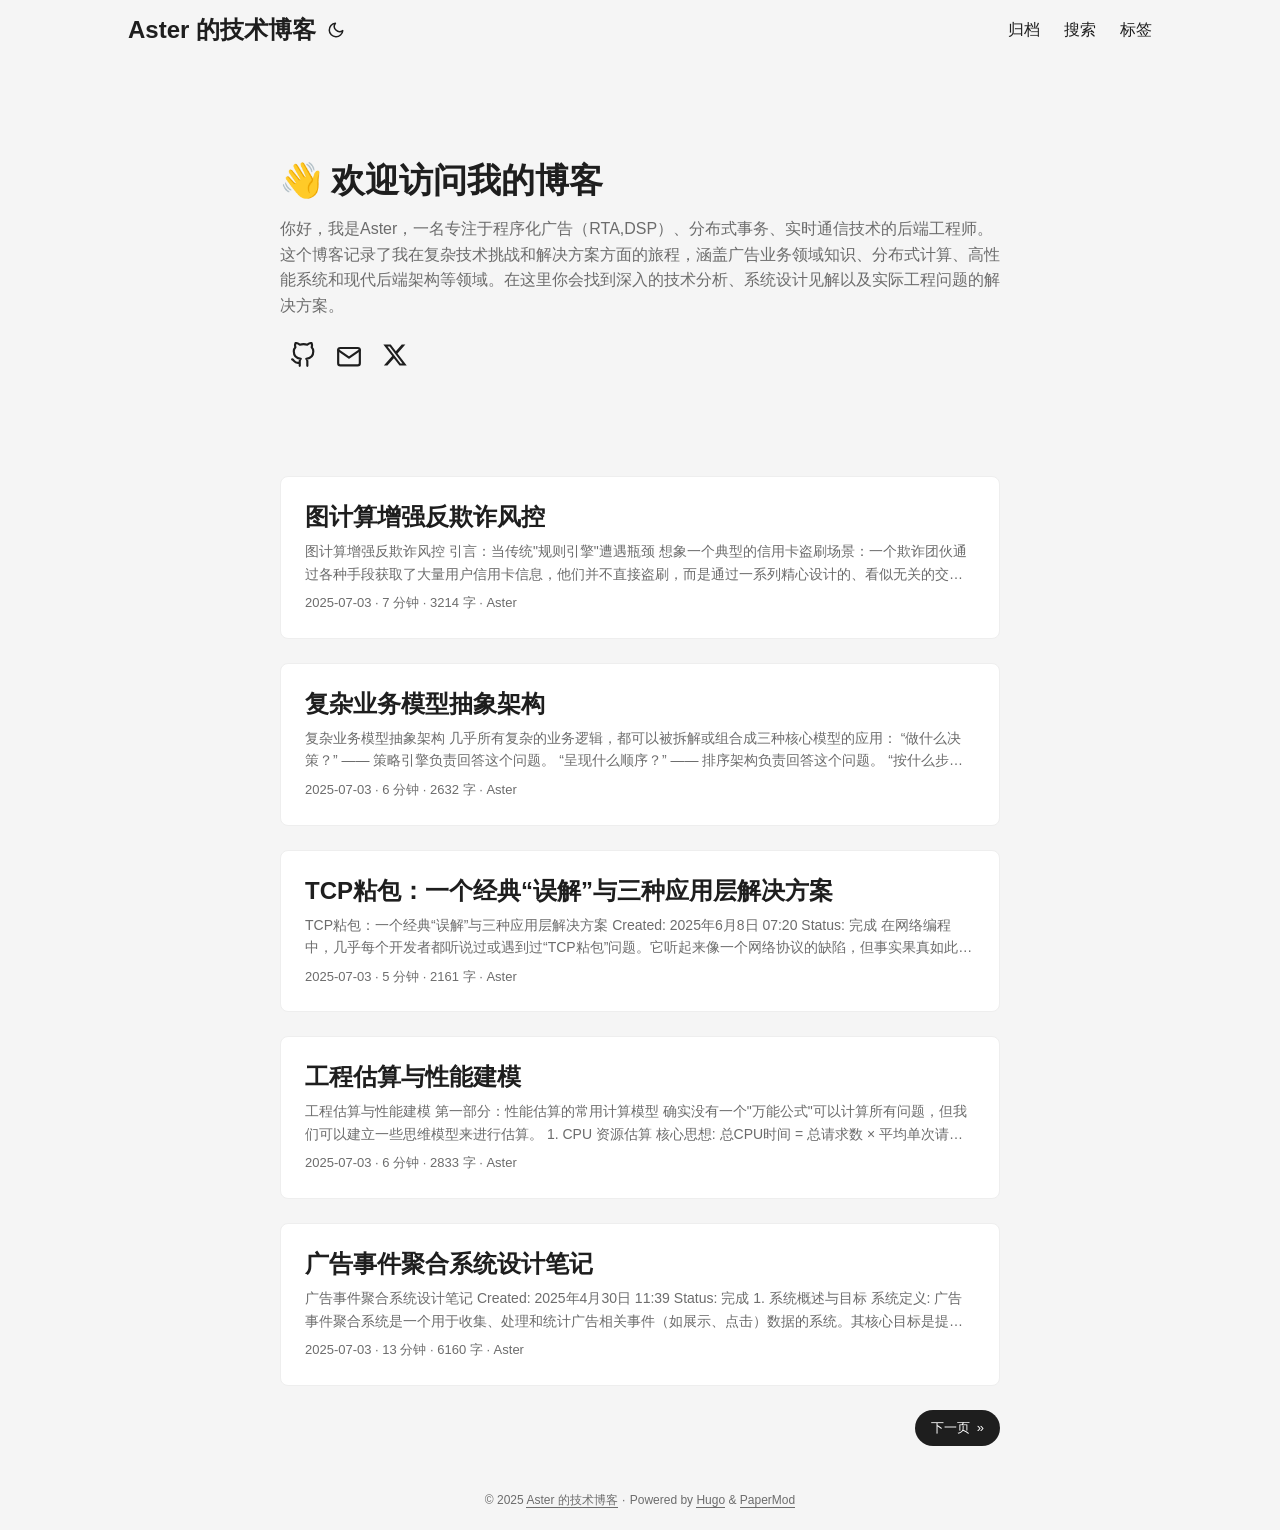
<file: index.html>
<!doctype html><html lang=zh dir=auto><head><meta name=generator content="Hugo 0.147.9"><meta charset=utf-8><meta http-equiv=X-UA-Compatible content="IE=edge"><meta name=viewport content="width=device-width,initial-scale=1,shrink-to-fit=no"><meta name=robots content="index, follow"><title>Aster 的技术博客</title><meta name=keywords content="博客,后端,技术,分布式系统"><meta name=description content="专注于分布式系统、数据库、网络和后端架构的技术博客"><meta name=author content="Aster"><link rel=canonical href=https://asterzephyr.github.io/><link crossorigin=anonymous href=/assets/css/stylesheet.8fe10233a706bc87f2e08b3cf97b8bd4c0a80f10675a143675d59212121037c0.css integrity="sha256-j+ECM6cGvIfy4Is8+XuL1MCoDxBnWhQ2ddWSEhIQN8A=" rel="preload stylesheet" as=style><link rel=icon href=https://asterzephyr.github.io/favicon.ico><link rel=icon type=image/png sizes=16x16 href=https://asterzephyr.github.io/favicon-16x16.png><link rel=icon type=image/png sizes=32x32 href=https://asterzephyr.github.io/favicon-32x32.png><link rel=apple-touch-icon href=https://asterzephyr.github.io/apple-touch-icon.png><link rel=mask-icon href=https://asterzephyr.github.io/safari-pinned-tab.svg><meta name=theme-color content="#2e2e33"><meta name=msapplication-TileColor content="#2e2e33"><link rel=alternate type=application/json href=https://asterzephyr.github.io/index.json><link rel=alternate hreflang=zh href=https://asterzephyr.github.io/><noscript><style>#theme-toggle,.top-link{display:none}</style><style>@media(prefers-color-scheme:dark){:root{--theme:rgb(29, 30, 32);--entry:rgb(46, 46, 51);--primary:rgb(218, 218, 219);--secondary:rgb(155, 156, 157);--tertiary:rgb(65, 66, 68);--content:rgb(196, 196, 197);--code-block-bg:rgb(46, 46, 51);--code-bg:rgb(55, 56, 62);--border:rgb(51, 51, 51)}.list{background:var(--theme)}.list:not(.dark)::-webkit-scrollbar-track{background:0 0}.list:not(.dark)::-webkit-scrollbar-thumb{border-color:var(--theme)}}</style></noscript><script async src="https://www.googletagmanager.com/gtag/js?id=G-SZ2660B91F"></script><script>var dnt,doNotTrack=!1;if(!1&&(dnt=navigator.doNotTrack||window.doNotTrack||navigator.msDoNotTrack,doNotTrack=dnt=="1"||dnt=="yes"),!doNotTrack){window.dataLayer=window.dataLayer||[];function gtag(){dataLayer.push(arguments)}gtag("js",new Date),gtag("config","G-SZ2660B91F")}</script><meta property="og:url" content="https://asterzephyr.github.io/"><meta property="og:site_name" content="Aster 的技术博客"><meta property="og:title" content="Aster 的技术博客"><meta property="og:description" content="专注于分布式系统、数据库、网络和后端架构的技术博客"><meta property="og:locale" content="zh-cn"><meta property="og:type" content="website"><meta name=twitter:card content="summary"><meta name=twitter:title content="Aster 的技术博客"><meta name=twitter:description content="专注于分布式系统、数据库、网络和后端架构的技术博客"><script type=application/ld+json>{"@context":"https://schema.org","@type":"Organization","name":"Aster 的技术博客","url":"https://asterzephyr.github.io/","description":"专注于分布式系统、数据库、网络和后端架构的技术博客","logo":"https://asterzephyr.github.io/favicon.ico","sameAs":["https://github.com/AsterZephyr","mailto:hxz2046084122@outlook.com","https://x.com/maribeth10770"]}</script></head><body class=list id=top><script>localStorage.getItem("pref-theme")==="dark"?document.body.classList.add("dark"):localStorage.getItem("pref-theme")==="light"?document.body.classList.remove("dark"):window.matchMedia("(prefers-color-scheme: dark)").matches&&document.body.classList.add("dark")</script><header class=header><nav class=nav><div class=logo><a href=https://asterzephyr.github.io/ accesskey=h title="Aster 的技术博客 (Alt + H)">Aster 的技术博客</a><div class=logo-switches><button id=theme-toggle accesskey=t title="(Alt + T)" aria-label="Toggle theme">
<svg id="moon" width="24" height="18" viewBox="0 0 24 24" fill="none" stroke="currentColor" stroke-width="2" stroke-linecap="round" stroke-linejoin="round"><path d="M21 12.79A9 9 0 1111.21 3 7 7 0 0021 12.79z"/></svg>
<svg id="sun" width="24" height="18" viewBox="0 0 24 24" fill="none" stroke="currentColor" stroke-width="2" stroke-linecap="round" stroke-linejoin="round"><circle cx="12" cy="12" r="5"/><line x1="12" y1="1" x2="12" y2="3"/><line x1="12" y1="21" x2="12" y2="23"/><line x1="4.22" y1="4.22" x2="5.64" y2="5.64"/><line x1="18.36" y1="18.36" x2="19.78" y2="19.78"/><line x1="1" y1="12" x2="3" y2="12"/><line x1="21" y1="12" x2="23" y2="12"/><line x1="4.22" y1="19.78" x2="5.64" y2="18.36"/><line x1="18.36" y1="5.64" x2="19.78" y2="4.22"/></svg></button></div></div><ul id=menu><li><a href=https://asterzephyr.github.io/archives/ title=归档><span>归档</span></a></li><li><a href=https://asterzephyr.github.io/search/ title=搜索><span>搜索</span></a></li><li><a href=https://asterzephyr.github.io/tags/ title=标签><span>标签</span></a></li></ul></nav></header><main class=main><article class="first-entry home-info"><header class=entry-header><h1>👋 欢迎访问我的博客</h1></header><div class=entry-content>你好，我是Aster，一名专注于程序化广告（RTA,DSP）、分布式事务、实时通信技术的后端工程师。这个博客记录了我在复杂技术挑战和解决方案方面的旅程，涵盖广告业务领域知识、分布式计算、高性能系统和现代后端架构等领域。在这里你会找到深入的技术分析、系统设计见解以及实际工程问题的解决方案。</div><footer class=entry-footer><div class=social-icons><a href=https://github.com/AsterZephyr target=_blank rel="noopener noreferrer me" title=Github><svg viewBox="0 0 24 24" fill="none" stroke="currentColor" stroke-width="2" stroke-linecap="round" stroke-linejoin="round"><path d="M9 19c-5 1.5-5-2.5-7-3m14 6v-3.87a3.37 3.37.0 00-.94-2.61c3.14-.35 6.44-1.54 6.44-7A5.44 5.44.0 0020 4.77 5.07 5.07.0 0019.91 1S18.73.65 16 2.48a13.38 13.38.0 00-7 0C6.27.65 5.09 1 5.09 1A5.07 5.07.0 005 4.77 5.44 5.44.0 003.5 8.55c0 5.42 3.3 6.61 6.44 7A3.37 3.37.0 009 18.13V22"/></svg>
</a><a href=mailto:hxz2046084122@outlook.com target=_blank rel="noopener noreferrer me" title=Email><svg viewBox="0 0 24 21" fill="none" stroke="currentColor" stroke-width="2" stroke-linecap="round" stroke-linejoin="round"><path d="M4 4h16c1.1.0 2 .9 2 2v12c0 1.1-.9 2-2 2H4c-1.1.0-2-.9-2-2V6c0-1.1.9-2 2-2z"/><polyline points="22,6 12,13 2,6"/></svg>
</a><a href=https://x.com/maribeth10770 target=_blank rel="noopener noreferrer me" title=X><svg viewBox="0 0 24 24" fill="currentColor"><path d="M18.244 2.25h3.308l-7.227 8.26 8.502 11.24H16.17l-5.214-6.817L4.99 21.75H1.68l7.73-8.835L1.254 2.25H8.08l4.713 6.231zm-1.161 17.52h1.833L7.084 4.126H5.117z"/></svg></a></div></footer></article><article class=post-entry><header class=entry-header><h2 class=entry-hint-parent>图计算增强反欺诈风控</h2></header><div class=entry-content><p>图计算增强反欺诈风控 引言：当传统"规则引擎"遭遇瓶颈 想象一个典型的信用卡盗刷场景：一个欺诈团伙通过各种手段获取了大量用户信用卡信息，他们并不直接盗刷，而是通过一系列精心设计的、看似无关的交易，在一级、二级甚至三级商户网络中快速转移资金并最终套现。
...</p></div><footer class=entry-footer><span title='2025-07-03 10:00:00 +0000 UTC'>2025-07-03</span>&nbsp;·&nbsp;7 分钟&nbsp;·&nbsp;3214 字&nbsp;·&nbsp;Aster</footer><a class=entry-link aria-label="post link to 图计算增强反欺诈风控" href=https://asterzephyr.github.io/posts/graph-computing-anti-fraud/></a></article><article class=post-entry><header class=entry-header><h2 class=entry-hint-parent>复杂业务模型抽象架构</h2></header><div class=entry-content><p>复杂业务模型抽象架构 几乎所有复杂的业务逻辑，都可以被拆解或组合成三种核心模型的应用：
“做什么决策？” —— 策略引擎负责回答这个问题。 “呈现什么顺序？” —— 排序架构负责回答这个问题。 “按什么步骤做？” —— 流程引擎/任务系统负责回答这个问题。 1. 策略引擎 (Policy/Strategy Engine) 这是"满足了哪些条件，就可以命中哪些结果"的模式。它的核心是将易变的业务规则（策略）与相对稳定的系统代码分离开来。
...</p></div><footer class=entry-footer><span title='2025-07-03 09:00:00 +0000 UTC'>2025-07-03</span>&nbsp;·&nbsp;6 分钟&nbsp;·&nbsp;2632 字&nbsp;·&nbsp;Aster</footer><a class=entry-link aria-label="post link to 复杂业务模型抽象架构" href=https://asterzephyr.github.io/posts/complex-business-model-architecture/></a></article><article class=post-entry><header class=entry-header><h2 class=entry-hint-parent>TCP粘包：一个经典“误解”与三种应用层解决方案</h2></header><div class=entry-content><p>TCP粘包：一个经典“误解”与三种应用层解决方案 Created: 2025年6月8日 07:20 Status: 完成
在网络编程中，几乎每个开发者都听说过或遇到过“TCP粘包”问题。它听起来像一个网络协议的缺陷，但事实果真如此吗？
本文将深入探讨“TCP粘包”现象的本质，解释为什么它其实是一个经典的“误解”，并详细介绍三种在应用层解决这个问题的经典方案。
...</p></div><footer class=entry-footer><span title='2025-07-03 08:00:00 +0000 UTC'>2025-07-03</span>&nbsp;·&nbsp;5 分钟&nbsp;·&nbsp;2161 字&nbsp;·&nbsp;Aster</footer><a class=entry-link aria-label="post link to TCP粘包：一个经典“误解”与三种应用层解决方案" href=https://asterzephyr.github.io/posts/tcp-/></a></article><article class=post-entry><header class=entry-header><h2 class=entry-hint-parent>工程估算与性能建模</h2></header><div class=entry-content><p>工程估算与性能建模 第一部分：性能估算的常用计算模型 确实没有一个"万能公式"可以计算所有问题，但我们可以建立一些思维模型来进行估算。
1. CPU 资源估算 核心思想: 总CPU时间 = 总请求数 × 平均单次请求处理耗时 估算公式: 单核CPU总处理时长 (秒) = QPS × 平均单次请求CPU耗时 (秒) 所需CPU核心数 = (单核CPU总处理时长 / 任务时间窗口秒数) / CPU目标使用率 解释: 平均单次请求CPU耗时: 这个数据需要通过**性能分析（Profiling）**来获取，这也是你之前做的"性能基准模型"的意义所在。 CPU目标使用率: 通常设为70%-80%。你不能假设CPU能100%跑满，必须留出余量应对突发流量和系统开销。 例子: QPS为2000，平均每个请求消耗CPU 10毫秒（0.01秒），希望CPU使用率不超过70%。 每秒需要的CPU总时间 = 2000 * 0.01 = 20秒 所需核心数 = 20 / 0.7 ≈ 28.57 -> 需要约 29个CPU核心。 2. I/O 资源估算 (网络 & 磁盘) 网络I/O: 所需网络带宽 (Mbps) = QPS × 平均请求/响应大小 (KB) × 8 / 1024 例子: QPS为2000，平均响应大小为50KB。 所需带宽 = 2000 * 50 * 8 / 1024 ≈ 781 Mbps 磁盘I/O: 所需IOPS (每秒读写次数) = 读取QPS + 写入QPS 所需磁盘吞吐 (MB/s) = (读取QPS × 平均读取大小) + (写入QPS × 平均写入大小) 关键点: 磁盘的瓶颈通常是 IOPS 和 延迟（latency），尤其是对于数据库这种需要大量随机读写的应用。 3. 内存资源估算 核心思想: 总内存 = 常驻内存 + (并发连接数 × 每个连接的内存) + 缓存 估算公式: 总内存占用 ≈ 基础服务内存 + (峰值并发数 × 单个请求平均内存开销) + 各类缓存大小 解释: 基础服务内存: 程序启动后，什么都不干时占用的内存。 单个请求平均内存开销: 处理一个请求时，创建的变量、对象、缓冲区等占用的内存。这个也需要通过压测和内存分析工具来获得。 缓存: 如Redis客户端缓存、本地缓存等，这部分通常是固定的。 第二部分：如何漂亮地回答GC问题？ 你当时的回答思路（从CPU指令去推算）体现了你的思考，但没有命中面试官想考察的核心点。我们来重构一下回答框架。
...</p></div><footer class=entry-footer><span title='2025-07-03 07:00:00 +0000 UTC'>2025-07-03</span>&nbsp;·&nbsp;6 分钟&nbsp;·&nbsp;2833 字&nbsp;·&nbsp;Aster</footer><a class=entry-link aria-label="post link to 工程估算与性能建模" href=https://asterzephyr.github.io/posts/engineering-estimation-performance-modeling/></a></article><article class=post-entry><header class=entry-header><h2 class=entry-hint-parent>广告事件聚合系统设计笔记</h2></header><div class=entry-content><p>广告事件聚合系统设计笔记 Created: 2025年4月30日 11:39 Status: 完成
1. 系统概述与目标 系统定义: 广告事件聚合系统是一个用于收集、处理和统计广告相关事件（如展示、点击）数据的系统。其核心目标是提供近乎实时的广告效果指标，并存储历史聚合数据以供分析。
...</p></div><footer class=entry-footer><span title='2025-07-03 06:00:00 +0000 UTC'>2025-07-03</span>&nbsp;·&nbsp;13 分钟&nbsp;·&nbsp;6160 字&nbsp;·&nbsp;Aster</footer><a class=entry-link aria-label="post link to 广告事件聚合系统设计笔记" href=https://asterzephyr.github.io/posts/-/></a></article><footer class=page-footer><nav class=pagination><a class=next href=https://asterzephyr.github.io/page/2/>下一页&nbsp;&nbsp;»</a></nav></footer></main><footer class=footer><span>&copy; 2025 <a href=https://asterzephyr.github.io/>Aster 的技术博客</a></span> ·
<span>Powered by
<a href=https://gohugo.io/ rel="noopener noreferrer" target=_blank>Hugo</a> &
<a href=https://github.com/adityatelange/hugo-PaperMod/ rel=noopener target=_blank>PaperMod</a></span></footer><a href=#top aria-label="go to top" title="Go to Top (Alt + G)" class=top-link id=top-link accesskey=g><svg viewBox="0 0 12 6" fill="currentColor"><path d="M12 6H0l6-6z"/></svg>
</a><script>let menu=document.getElementById("menu");menu&&(menu.scrollLeft=localStorage.getItem("menu-scroll-position"),menu.onscroll=function(){localStorage.setItem("menu-scroll-position",menu.scrollLeft)}),document.querySelectorAll('a[href^="#"]').forEach(e=>{e.addEventListener("click",function(e){e.preventDefault();var t=this.getAttribute("href").substr(1);window.matchMedia("(prefers-reduced-motion: reduce)").matches?document.querySelector(`[id='${decodeURIComponent(t)}']`).scrollIntoView():document.querySelector(`[id='${decodeURIComponent(t)}']`).scrollIntoView({behavior:"smooth"}),t==="top"?history.replaceState(null,null," "):history.pushState(null,null,`#${t}`)})})</script><script>var mybutton=document.getElementById("top-link");window.onscroll=function(){document.body.scrollTop>800||document.documentElement.scrollTop>800?(mybutton.style.visibility="visible",mybutton.style.opacity="1"):(mybutton.style.visibility="hidden",mybutton.style.opacity="0")}</script><script>document.getElementById("theme-toggle").addEventListener("click",()=>{document.body.className.includes("dark")?(document.body.classList.remove("dark"),localStorage.setItem("pref-theme","light")):(document.body.classList.add("dark"),localStorage.setItem("pref-theme","dark"))})</script></body></html>
</file>
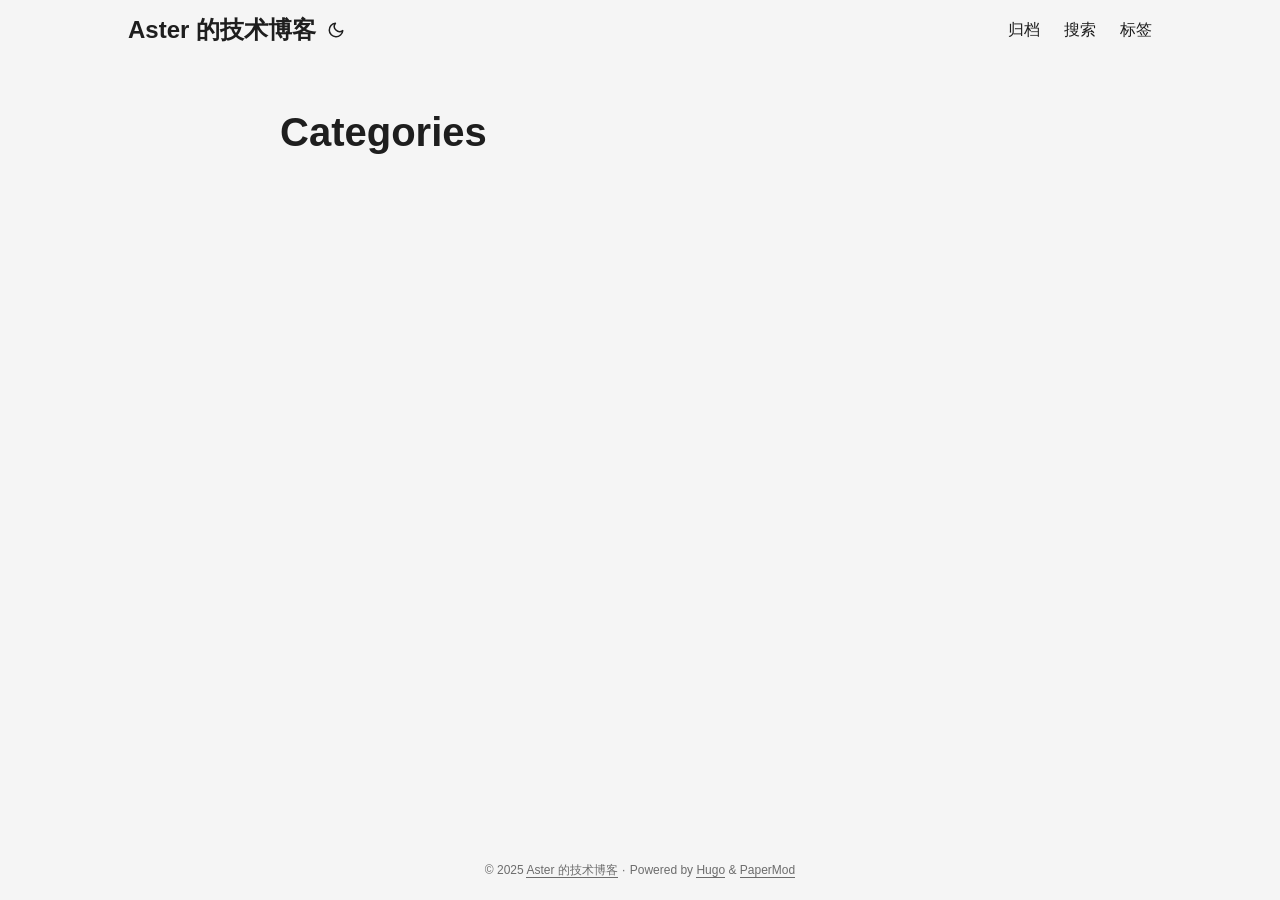
<file: categories/index.html>
<!doctype html><html lang=zh dir=auto><head><meta charset=utf-8><meta http-equiv=X-UA-Compatible content="IE=edge"><meta name=viewport content="width=device-width,initial-scale=1,shrink-to-fit=no"><meta name=robots content="index, follow"><title>Categories | Aster 的技术博客</title><meta name=keywords content><meta name=description content="专注于分布式系统、数据库、网络和后端架构的技术博客"><meta name=author content="Aster"><link rel=canonical href=https://asterzephyr.github.io/categories/><link crossorigin=anonymous href=/assets/css/stylesheet.8fe10233a706bc87f2e08b3cf97b8bd4c0a80f10675a143675d59212121037c0.css integrity="sha256-j+ECM6cGvIfy4Is8+XuL1MCoDxBnWhQ2ddWSEhIQN8A=" rel="preload stylesheet" as=style><link rel=icon href=https://asterzephyr.github.io/favicon.ico><link rel=icon type=image/png sizes=16x16 href=https://asterzephyr.github.io/favicon-16x16.png><link rel=icon type=image/png sizes=32x32 href=https://asterzephyr.github.io/favicon-32x32.png><link rel=apple-touch-icon href=https://asterzephyr.github.io/apple-touch-icon.png><link rel=mask-icon href=https://asterzephyr.github.io/safari-pinned-tab.svg><meta name=theme-color content="#2e2e33"><meta name=msapplication-TileColor content="#2e2e33"><link rel=alternate hreflang=zh href=https://asterzephyr.github.io/categories/><noscript><style>#theme-toggle,.top-link{display:none}</style><style>@media(prefers-color-scheme:dark){:root{--theme:rgb(29, 30, 32);--entry:rgb(46, 46, 51);--primary:rgb(218, 218, 219);--secondary:rgb(155, 156, 157);--tertiary:rgb(65, 66, 68);--content:rgb(196, 196, 197);--code-block-bg:rgb(46, 46, 51);--code-bg:rgb(55, 56, 62);--border:rgb(51, 51, 51)}.list{background:var(--theme)}.list:not(.dark)::-webkit-scrollbar-track{background:0 0}.list:not(.dark)::-webkit-scrollbar-thumb{border-color:var(--theme)}}</style></noscript><script async src="https://www.googletagmanager.com/gtag/js?id=G-SZ2660B91F"></script><script>var dnt,doNotTrack=!1;if(!1&&(dnt=navigator.doNotTrack||window.doNotTrack||navigator.msDoNotTrack,doNotTrack=dnt=="1"||dnt=="yes"),!doNotTrack){window.dataLayer=window.dataLayer||[];function gtag(){dataLayer.push(arguments)}gtag("js",new Date),gtag("config","G-SZ2660B91F")}</script><meta property="og:url" content="https://asterzephyr.github.io/categories/"><meta property="og:site_name" content="Aster 的技术博客"><meta property="og:title" content="Categories"><meta property="og:description" content="专注于分布式系统、数据库、网络和后端架构的技术博客"><meta property="og:locale" content="zh-cn"><meta property="og:type" content="website"><meta name=twitter:card content="summary"><meta name=twitter:title content="Categories"><meta name=twitter:description content="专注于分布式系统、数据库、网络和后端架构的技术博客"></head><body class=list id=top><script>localStorage.getItem("pref-theme")==="dark"?document.body.classList.add("dark"):localStorage.getItem("pref-theme")==="light"?document.body.classList.remove("dark"):window.matchMedia("(prefers-color-scheme: dark)").matches&&document.body.classList.add("dark")</script><header class=header><nav class=nav><div class=logo><a href=https://asterzephyr.github.io/ accesskey=h title="Aster 的技术博客 (Alt + H)">Aster 的技术博客</a><div class=logo-switches><button id=theme-toggle accesskey=t title="(Alt + T)" aria-label="Toggle theme">
<svg id="moon" width="24" height="18" viewBox="0 0 24 24" fill="none" stroke="currentColor" stroke-width="2" stroke-linecap="round" stroke-linejoin="round"><path d="M21 12.79A9 9 0 1111.21 3 7 7 0 0021 12.79z"/></svg>
<svg id="sun" width="24" height="18" viewBox="0 0 24 24" fill="none" stroke="currentColor" stroke-width="2" stroke-linecap="round" stroke-linejoin="round"><circle cx="12" cy="12" r="5"/><line x1="12" y1="1" x2="12" y2="3"/><line x1="12" y1="21" x2="12" y2="23"/><line x1="4.22" y1="4.22" x2="5.64" y2="5.64"/><line x1="18.36" y1="18.36" x2="19.78" y2="19.78"/><line x1="1" y1="12" x2="3" y2="12"/><line x1="21" y1="12" x2="23" y2="12"/><line x1="4.22" y1="19.78" x2="5.64" y2="18.36"/><line x1="18.36" y1="5.64" x2="19.78" y2="4.22"/></svg></button></div></div><ul id=menu><li><a href=https://asterzephyr.github.io/archives/ title=归档><span>归档</span></a></li><li><a href=https://asterzephyr.github.io/search/ title=搜索><span>搜索</span></a></li><li><a href=https://asterzephyr.github.io/tags/ title=标签><span>标签</span></a></li></ul></nav></header><main class=main><header class=page-header><h1>Categories</h1></header><ul class=terms-tags></ul></main><footer class=footer><span>&copy; 2025 <a href=https://asterzephyr.github.io/>Aster 的技术博客</a></span> ·
<span>Powered by
<a href=https://gohugo.io/ rel="noopener noreferrer" target=_blank>Hugo</a> &
<a href=https://github.com/adityatelange/hugo-PaperMod/ rel=noopener target=_blank>PaperMod</a></span></footer><a href=#top aria-label="go to top" title="Go to Top (Alt + G)" class=top-link id=top-link accesskey=g><svg viewBox="0 0 12 6" fill="currentColor"><path d="M12 6H0l6-6z"/></svg>
</a><script>let menu=document.getElementById("menu");menu&&(menu.scrollLeft=localStorage.getItem("menu-scroll-position"),menu.onscroll=function(){localStorage.setItem("menu-scroll-position",menu.scrollLeft)}),document.querySelectorAll('a[href^="#"]').forEach(e=>{e.addEventListener("click",function(e){e.preventDefault();var t=this.getAttribute("href").substr(1);window.matchMedia("(prefers-reduced-motion: reduce)").matches?document.querySelector(`[id='${decodeURIComponent(t)}']`).scrollIntoView():document.querySelector(`[id='${decodeURIComponent(t)}']`).scrollIntoView({behavior:"smooth"}),t==="top"?history.replaceState(null,null," "):history.pushState(null,null,`#${t}`)})})</script><script>var mybutton=document.getElementById("top-link");window.onscroll=function(){document.body.scrollTop>800||document.documentElement.scrollTop>800?(mybutton.style.visibility="visible",mybutton.style.opacity="1"):(mybutton.style.visibility="hidden",mybutton.style.opacity="0")}</script><script>document.getElementById("theme-toggle").addEventListener("click",()=>{document.body.className.includes("dark")?(document.body.classList.remove("dark"),localStorage.setItem("pref-theme","light")):(document.body.classList.add("dark"),localStorage.setItem("pref-theme","dark"))})</script></body></html>
</file>
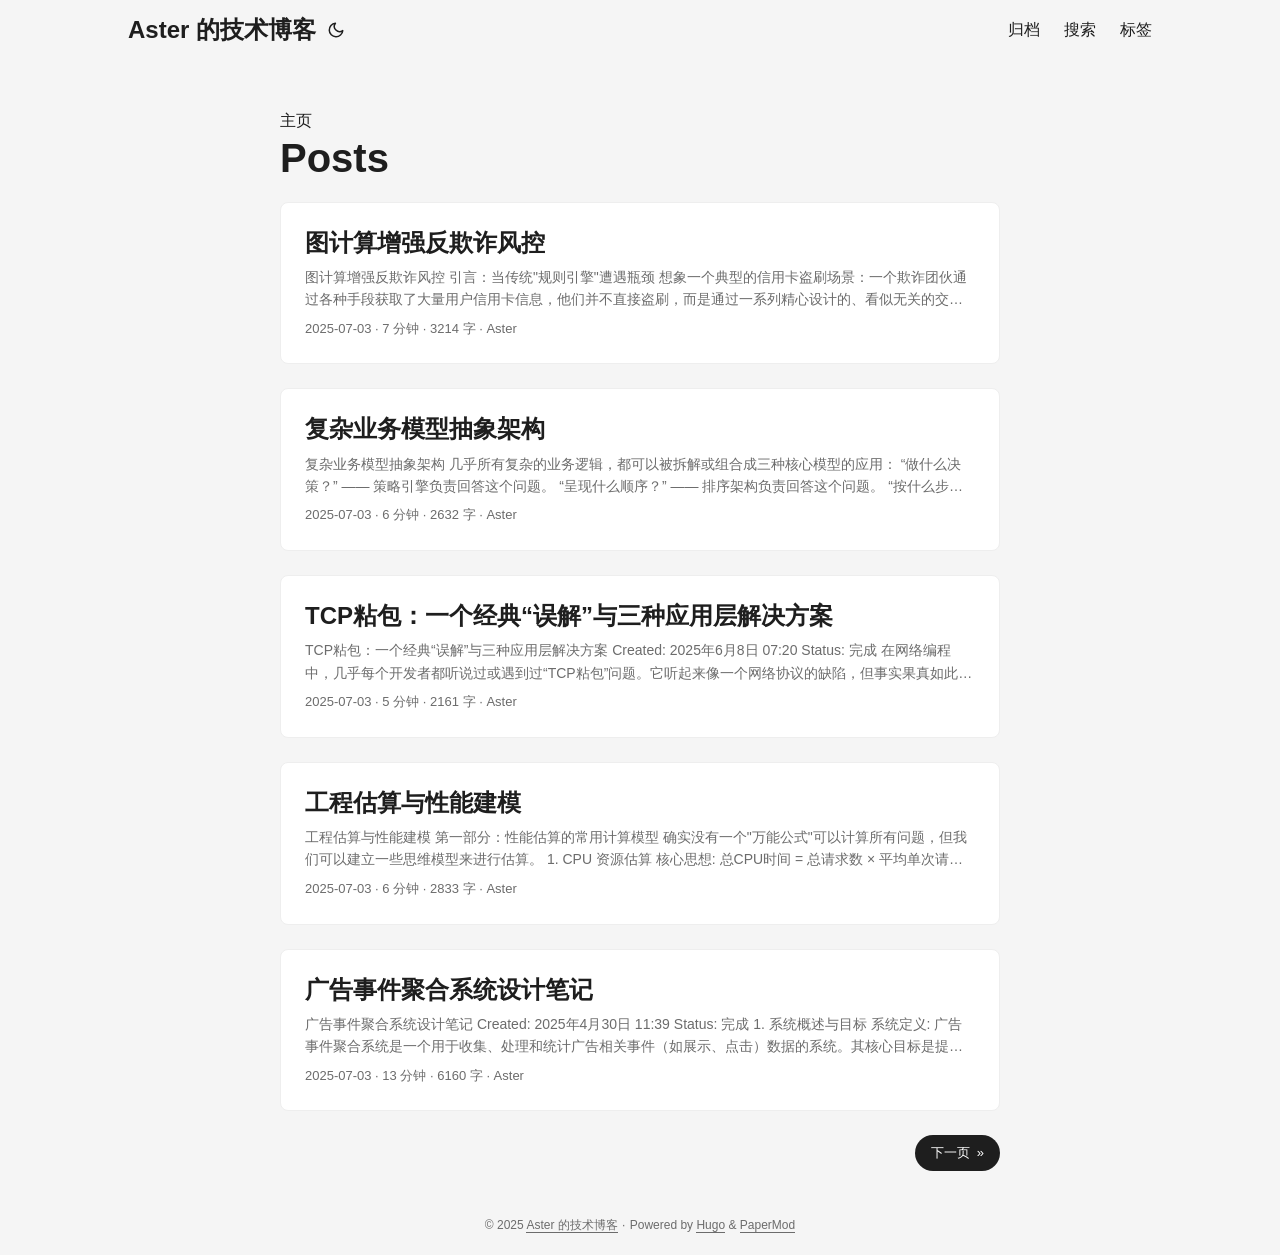
<file: posts/index.html>
<!doctype html><html lang=zh dir=auto><head><meta charset=utf-8><meta http-equiv=X-UA-Compatible content="IE=edge"><meta name=viewport content="width=device-width,initial-scale=1,shrink-to-fit=no"><meta name=robots content="index, follow"><title>Posts | Aster 的技术博客</title><meta name=keywords content><meta name=description content="Posts - Aster 的技术博客"><meta name=author content="Aster"><link rel=canonical href=https://asterzephyr.github.io/posts/><link crossorigin=anonymous href=/assets/css/stylesheet.8fe10233a706bc87f2e08b3cf97b8bd4c0a80f10675a143675d59212121037c0.css integrity="sha256-j+ECM6cGvIfy4Is8+XuL1MCoDxBnWhQ2ddWSEhIQN8A=" rel="preload stylesheet" as=style><link rel=icon href=https://asterzephyr.github.io/favicon.ico><link rel=icon type=image/png sizes=16x16 href=https://asterzephyr.github.io/favicon-16x16.png><link rel=icon type=image/png sizes=32x32 href=https://asterzephyr.github.io/favicon-32x32.png><link rel=apple-touch-icon href=https://asterzephyr.github.io/apple-touch-icon.png><link rel=mask-icon href=https://asterzephyr.github.io/safari-pinned-tab.svg><meta name=theme-color content="#2e2e33"><meta name=msapplication-TileColor content="#2e2e33"><link rel=alternate hreflang=zh href=https://asterzephyr.github.io/posts/><noscript><style>#theme-toggle,.top-link{display:none}</style><style>@media(prefers-color-scheme:dark){:root{--theme:rgb(29, 30, 32);--entry:rgb(46, 46, 51);--primary:rgb(218, 218, 219);--secondary:rgb(155, 156, 157);--tertiary:rgb(65, 66, 68);--content:rgb(196, 196, 197);--code-block-bg:rgb(46, 46, 51);--code-bg:rgb(55, 56, 62);--border:rgb(51, 51, 51)}.list{background:var(--theme)}.list:not(.dark)::-webkit-scrollbar-track{background:0 0}.list:not(.dark)::-webkit-scrollbar-thumb{border-color:var(--theme)}}</style></noscript><script async src="https://www.googletagmanager.com/gtag/js?id=G-SZ2660B91F"></script><script>var dnt,doNotTrack=!1;if(!1&&(dnt=navigator.doNotTrack||window.doNotTrack||navigator.msDoNotTrack,doNotTrack=dnt=="1"||dnt=="yes"),!doNotTrack){window.dataLayer=window.dataLayer||[];function gtag(){dataLayer.push(arguments)}gtag("js",new Date),gtag("config","G-SZ2660B91F")}</script><meta property="og:url" content="https://asterzephyr.github.io/posts/"><meta property="og:site_name" content="Aster 的技术博客"><meta property="og:title" content="Posts"><meta property="og:description" content="专注于分布式系统、数据库、网络和后端架构的技术博客"><meta property="og:locale" content="zh-cn"><meta property="og:type" content="website"><meta name=twitter:card content="summary"><meta name=twitter:title content="Posts"><meta name=twitter:description content="专注于分布式系统、数据库、网络和后端架构的技术博客"><script type=application/ld+json>{"@context":"https://schema.org","@type":"BreadcrumbList","itemListElement":[{"@type":"ListItem","position":1,"name":"Posts","item":"https://asterzephyr.github.io/posts/"}]}</script></head><body class=list id=top><script>localStorage.getItem("pref-theme")==="dark"?document.body.classList.add("dark"):localStorage.getItem("pref-theme")==="light"?document.body.classList.remove("dark"):window.matchMedia("(prefers-color-scheme: dark)").matches&&document.body.classList.add("dark")</script><header class=header><nav class=nav><div class=logo><a href=https://asterzephyr.github.io/ accesskey=h title="Aster 的技术博客 (Alt + H)">Aster 的技术博客</a><div class=logo-switches><button id=theme-toggle accesskey=t title="(Alt + T)" aria-label="Toggle theme">
<svg id="moon" width="24" height="18" viewBox="0 0 24 24" fill="none" stroke="currentColor" stroke-width="2" stroke-linecap="round" stroke-linejoin="round"><path d="M21 12.79A9 9 0 1111.21 3 7 7 0 0021 12.79z"/></svg>
<svg id="sun" width="24" height="18" viewBox="0 0 24 24" fill="none" stroke="currentColor" stroke-width="2" stroke-linecap="round" stroke-linejoin="round"><circle cx="12" cy="12" r="5"/><line x1="12" y1="1" x2="12" y2="3"/><line x1="12" y1="21" x2="12" y2="23"/><line x1="4.22" y1="4.22" x2="5.64" y2="5.64"/><line x1="18.36" y1="18.36" x2="19.78" y2="19.78"/><line x1="1" y1="12" x2="3" y2="12"/><line x1="21" y1="12" x2="23" y2="12"/><line x1="4.22" y1="19.78" x2="5.64" y2="18.36"/><line x1="18.36" y1="5.64" x2="19.78" y2="4.22"/></svg></button></div></div><ul id=menu><li><a href=https://asterzephyr.github.io/archives/ title=归档><span>归档</span></a></li><li><a href=https://asterzephyr.github.io/search/ title=搜索><span>搜索</span></a></li><li><a href=https://asterzephyr.github.io/tags/ title=标签><span>标签</span></a></li></ul></nav></header><main class=main><header class=page-header><div class=breadcrumbs><a href=https://asterzephyr.github.io/>主页</a></div><h1>Posts</h1></header><article class=post-entry><header class=entry-header><h2 class=entry-hint-parent>图计算增强反欺诈风控</h2></header><div class=entry-content><p>图计算增强反欺诈风控 引言：当传统"规则引擎"遭遇瓶颈 想象一个典型的信用卡盗刷场景：一个欺诈团伙通过各种手段获取了大量用户信用卡信息，他们并不直接盗刷，而是通过一系列精心设计的、看似无关的交易，在一级、二级甚至三级商户网络中快速转移资金并最终套现。
...</p></div><footer class=entry-footer><span title='2025-07-03 10:00:00 +0000 UTC'>2025-07-03</span>&nbsp;·&nbsp;7 分钟&nbsp;·&nbsp;3214 字&nbsp;·&nbsp;Aster</footer><a class=entry-link aria-label="post link to 图计算增强反欺诈风控" href=https://asterzephyr.github.io/posts/graph-computing-anti-fraud/></a></article><article class=post-entry><header class=entry-header><h2 class=entry-hint-parent>复杂业务模型抽象架构</h2></header><div class=entry-content><p>复杂业务模型抽象架构 几乎所有复杂的业务逻辑，都可以被拆解或组合成三种核心模型的应用：
“做什么决策？” —— 策略引擎负责回答这个问题。 “呈现什么顺序？” —— 排序架构负责回答这个问题。 “按什么步骤做？” —— 流程引擎/任务系统负责回答这个问题。 1. 策略引擎 (Policy/Strategy Engine) 这是"满足了哪些条件，就可以命中哪些结果"的模式。它的核心是将易变的业务规则（策略）与相对稳定的系统代码分离开来。
...</p></div><footer class=entry-footer><span title='2025-07-03 09:00:00 +0000 UTC'>2025-07-03</span>&nbsp;·&nbsp;6 分钟&nbsp;·&nbsp;2632 字&nbsp;·&nbsp;Aster</footer><a class=entry-link aria-label="post link to 复杂业务模型抽象架构" href=https://asterzephyr.github.io/posts/complex-business-model-architecture/></a></article><article class=post-entry><header class=entry-header><h2 class=entry-hint-parent>TCP粘包：一个经典“误解”与三种应用层解决方案</h2></header><div class=entry-content><p>TCP粘包：一个经典“误解”与三种应用层解决方案 Created: 2025年6月8日 07:20 Status: 完成
在网络编程中，几乎每个开发者都听说过或遇到过“TCP粘包”问题。它听起来像一个网络协议的缺陷，但事实果真如此吗？
本文将深入探讨“TCP粘包”现象的本质，解释为什么它其实是一个经典的“误解”，并详细介绍三种在应用层解决这个问题的经典方案。
...</p></div><footer class=entry-footer><span title='2025-07-03 08:00:00 +0000 UTC'>2025-07-03</span>&nbsp;·&nbsp;5 分钟&nbsp;·&nbsp;2161 字&nbsp;·&nbsp;Aster</footer><a class=entry-link aria-label="post link to TCP粘包：一个经典“误解”与三种应用层解决方案" href=https://asterzephyr.github.io/posts/tcp-/></a></article><article class=post-entry><header class=entry-header><h2 class=entry-hint-parent>工程估算与性能建模</h2></header><div class=entry-content><p>工程估算与性能建模 第一部分：性能估算的常用计算模型 确实没有一个"万能公式"可以计算所有问题，但我们可以建立一些思维模型来进行估算。
1. CPU 资源估算 核心思想: 总CPU时间 = 总请求数 × 平均单次请求处理耗时 估算公式: 单核CPU总处理时长 (秒) = QPS × 平均单次请求CPU耗时 (秒) 所需CPU核心数 = (单核CPU总处理时长 / 任务时间窗口秒数) / CPU目标使用率 解释: 平均单次请求CPU耗时: 这个数据需要通过**性能分析（Profiling）**来获取，这也是你之前做的"性能基准模型"的意义所在。 CPU目标使用率: 通常设为70%-80%。你不能假设CPU能100%跑满，必须留出余量应对突发流量和系统开销。 例子: QPS为2000，平均每个请求消耗CPU 10毫秒（0.01秒），希望CPU使用率不超过70%。 每秒需要的CPU总时间 = 2000 * 0.01 = 20秒 所需核心数 = 20 / 0.7 ≈ 28.57 -> 需要约 29个CPU核心。 2. I/O 资源估算 (网络 & 磁盘) 网络I/O: 所需网络带宽 (Mbps) = QPS × 平均请求/响应大小 (KB) × 8 / 1024 例子: QPS为2000，平均响应大小为50KB。 所需带宽 = 2000 * 50 * 8 / 1024 ≈ 781 Mbps 磁盘I/O: 所需IOPS (每秒读写次数) = 读取QPS + 写入QPS 所需磁盘吞吐 (MB/s) = (读取QPS × 平均读取大小) + (写入QPS × 平均写入大小) 关键点: 磁盘的瓶颈通常是 IOPS 和 延迟（latency），尤其是对于数据库这种需要大量随机读写的应用。 3. 内存资源估算 核心思想: 总内存 = 常驻内存 + (并发连接数 × 每个连接的内存) + 缓存 估算公式: 总内存占用 ≈ 基础服务内存 + (峰值并发数 × 单个请求平均内存开销) + 各类缓存大小 解释: 基础服务内存: 程序启动后，什么都不干时占用的内存。 单个请求平均内存开销: 处理一个请求时，创建的变量、对象、缓冲区等占用的内存。这个也需要通过压测和内存分析工具来获得。 缓存: 如Redis客户端缓存、本地缓存等，这部分通常是固定的。 第二部分：如何漂亮地回答GC问题？ 你当时的回答思路（从CPU指令去推算）体现了你的思考，但没有命中面试官想考察的核心点。我们来重构一下回答框架。
...</p></div><footer class=entry-footer><span title='2025-07-03 07:00:00 +0000 UTC'>2025-07-03</span>&nbsp;·&nbsp;6 分钟&nbsp;·&nbsp;2833 字&nbsp;·&nbsp;Aster</footer><a class=entry-link aria-label="post link to 工程估算与性能建模" href=https://asterzephyr.github.io/posts/engineering-estimation-performance-modeling/></a></article><article class=post-entry><header class=entry-header><h2 class=entry-hint-parent>广告事件聚合系统设计笔记</h2></header><div class=entry-content><p>广告事件聚合系统设计笔记 Created: 2025年4月30日 11:39 Status: 完成
1. 系统概述与目标 系统定义: 广告事件聚合系统是一个用于收集、处理和统计广告相关事件（如展示、点击）数据的系统。其核心目标是提供近乎实时的广告效果指标，并存储历史聚合数据以供分析。
...</p></div><footer class=entry-footer><span title='2025-07-03 06:00:00 +0000 UTC'>2025-07-03</span>&nbsp;·&nbsp;13 分钟&nbsp;·&nbsp;6160 字&nbsp;·&nbsp;Aster</footer><a class=entry-link aria-label="post link to 广告事件聚合系统设计笔记" href=https://asterzephyr.github.io/posts/-/></a></article><footer class=page-footer><nav class=pagination><a class=next href=https://asterzephyr.github.io/posts/page/2/>下一页&nbsp;&nbsp;»</a></nav></footer></main><footer class=footer><span>&copy; 2025 <a href=https://asterzephyr.github.io/>Aster 的技术博客</a></span> ·
<span>Powered by
<a href=https://gohugo.io/ rel="noopener noreferrer" target=_blank>Hugo</a> &
<a href=https://github.com/adityatelange/hugo-PaperMod/ rel=noopener target=_blank>PaperMod</a></span></footer><a href=#top aria-label="go to top" title="Go to Top (Alt + G)" class=top-link id=top-link accesskey=g><svg viewBox="0 0 12 6" fill="currentColor"><path d="M12 6H0l6-6z"/></svg>
</a><script>let menu=document.getElementById("menu");menu&&(menu.scrollLeft=localStorage.getItem("menu-scroll-position"),menu.onscroll=function(){localStorage.setItem("menu-scroll-position",menu.scrollLeft)}),document.querySelectorAll('a[href^="#"]').forEach(e=>{e.addEventListener("click",function(e){e.preventDefault();var t=this.getAttribute("href").substr(1);window.matchMedia("(prefers-reduced-motion: reduce)").matches?document.querySelector(`[id='${decodeURIComponent(t)}']`).scrollIntoView():document.querySelector(`[id='${decodeURIComponent(t)}']`).scrollIntoView({behavior:"smooth"}),t==="top"?history.replaceState(null,null," "):history.pushState(null,null,`#${t}`)})})</script><script>var mybutton=document.getElementById("top-link");window.onscroll=function(){document.body.scrollTop>800||document.documentElement.scrollTop>800?(mybutton.style.visibility="visible",mybutton.style.opacity="1"):(mybutton.style.visibility="hidden",mybutton.style.opacity="0")}</script><script>document.getElementById("theme-toggle").addEventListener("click",()=>{document.body.className.includes("dark")?(document.body.classList.remove("dark"),localStorage.setItem("pref-theme","light")):(document.body.classList.add("dark"),localStorage.setItem("pref-theme","dark"))})</script></body></html>
</file>
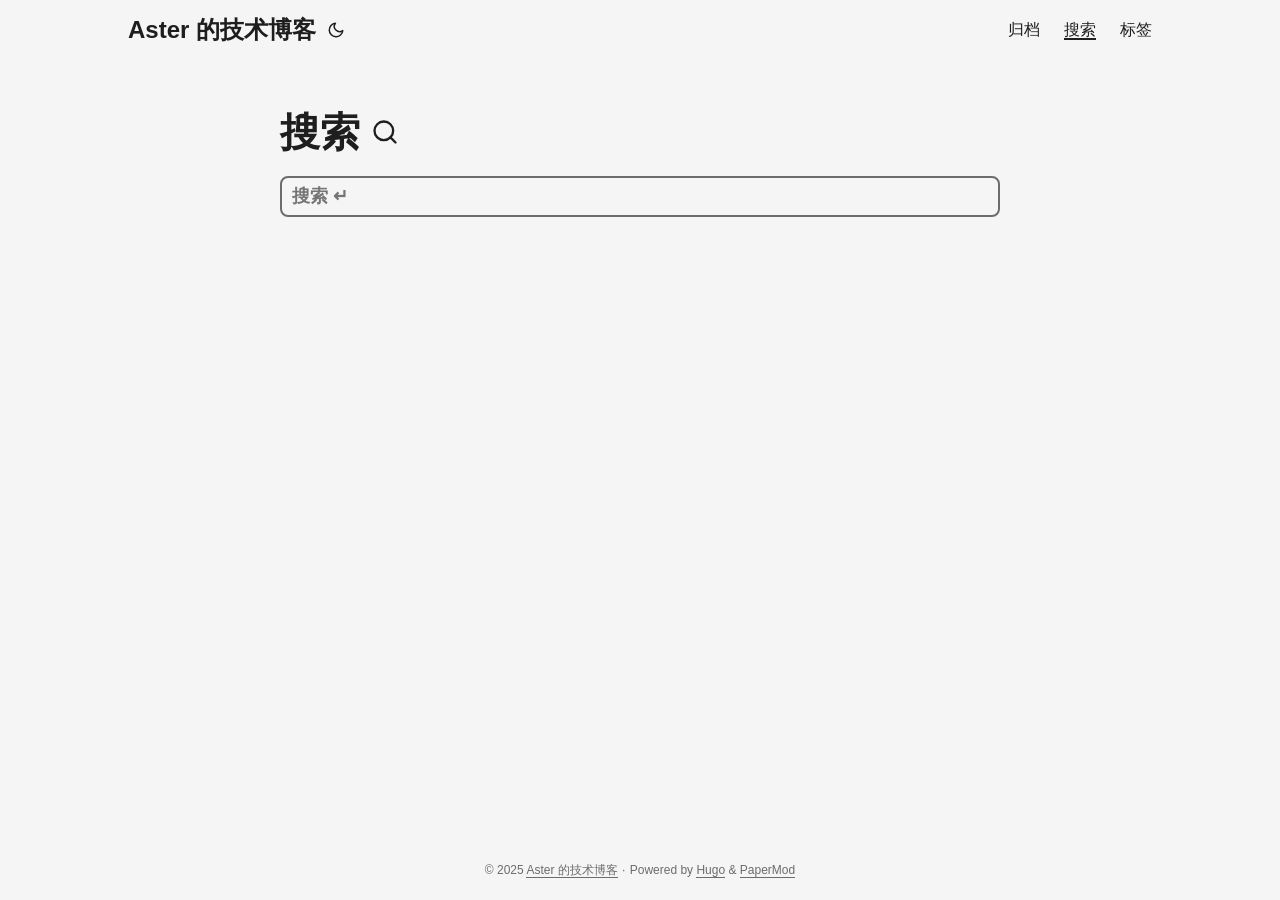
<file: search/index.html>
<!doctype html><html lang=zh dir=auto><head><meta charset=utf-8><meta http-equiv=X-UA-Compatible content="IE=edge"><meta name=viewport content="width=device-width,initial-scale=1,shrink-to-fit=no"><meta name=robots content="index, follow"><title>搜索 | Aster 的技术博客</title><meta name=keywords content><meta name=description content="搜索 - Aster 的技术博客"><meta name=author content="Aster"><link rel=canonical href=https://asterzephyr.github.io/search/><link crossorigin=anonymous href=/assets/css/stylesheet.8fe10233a706bc87f2e08b3cf97b8bd4c0a80f10675a143675d59212121037c0.css integrity="sha256-j+ECM6cGvIfy4Is8+XuL1MCoDxBnWhQ2ddWSEhIQN8A=" rel="preload stylesheet" as=style><link crossorigin=anonymous rel=preload as=fetch href=../index.json><script defer crossorigin=anonymous src=/assets/js/search.b58269539d49d6ca2d32b61a53054d36df61ba713a257cbe66f257e175cb4d73.js integrity="sha256-tYJpU51J1sotMrYaUwVNNt9hunE6JXy+ZvJX4XXLTXM="></script><link rel=icon href=https://asterzephyr.github.io/favicon.ico><link rel=icon type=image/png sizes=16x16 href=https://asterzephyr.github.io/favicon-16x16.png><link rel=icon type=image/png sizes=32x32 href=https://asterzephyr.github.io/favicon-32x32.png><link rel=apple-touch-icon href=https://asterzephyr.github.io/apple-touch-icon.png><link rel=mask-icon href=https://asterzephyr.github.io/safari-pinned-tab.svg><meta name=theme-color content="#2e2e33"><meta name=msapplication-TileColor content="#2e2e33"><link rel=alternate hreflang=zh href=https://asterzephyr.github.io/search/><noscript><style>#theme-toggle,.top-link{display:none}</style><style>@media(prefers-color-scheme:dark){:root{--theme:rgb(29, 30, 32);--entry:rgb(46, 46, 51);--primary:rgb(218, 218, 219);--secondary:rgb(155, 156, 157);--tertiary:rgb(65, 66, 68);--content:rgb(196, 196, 197);--code-block-bg:rgb(46, 46, 51);--code-bg:rgb(55, 56, 62);--border:rgb(51, 51, 51)}.list{background:var(--theme)}.list:not(.dark)::-webkit-scrollbar-track{background:0 0}.list:not(.dark)::-webkit-scrollbar-thumb{border-color:var(--theme)}}</style></noscript><script async src="https://www.googletagmanager.com/gtag/js?id=G-SZ2660B91F"></script><script>var dnt,doNotTrack=!1;if(!1&&(dnt=navigator.doNotTrack||window.doNotTrack||navigator.msDoNotTrack,doNotTrack=dnt=="1"||dnt=="yes"),!doNotTrack){window.dataLayer=window.dataLayer||[];function gtag(){dataLayer.push(arguments)}gtag("js",new Date),gtag("config","G-SZ2660B91F")}</script><meta property="og:url" content="https://asterzephyr.github.io/search/"><meta property="og:site_name" content="Aster 的技术博客"><meta property="og:title" content="搜索"><meta property="og:description" content="专注于分布式系统、数据库、网络和后端架构的技术博客"><meta property="og:locale" content="zh-cn"><meta property="og:type" content="article"><meta property="article:modified_time" content="2025-07-03T17:51:46+08:00"><meta name=twitter:card content="summary"><meta name=twitter:title content="搜索"><meta name=twitter:description content><script type=application/ld+json>{"@context":"https://schema.org","@type":"BreadcrumbList","itemListElement":[{"@type":"ListItem","position":1,"name":"搜索","item":"https://asterzephyr.github.io/search/"}]}</script><script type=application/ld+json>{"@context":"https://schema.org","@type":"BlogPosting","headline":"搜索","name":"搜索","description":"","keywords":[],"articleBody":"","wordCount":"0","inLanguage":"zh","datePublished":"0001-01-01T00:00:00Z","dateModified":"2025-07-03T17:51:46+08:00","author":{"@type":"Person","name":"Aster"},"mainEntityOfPage":{"@type":"WebPage","@id":"https://asterzephyr.github.io/search/"},"publisher":{"@type":"Organization","name":"Aster 的技术博客","logo":{"@type":"ImageObject","url":"https://asterzephyr.github.io/favicon.ico"}}}</script></head><body class=list id=top><script>localStorage.getItem("pref-theme")==="dark"?document.body.classList.add("dark"):localStorage.getItem("pref-theme")==="light"?document.body.classList.remove("dark"):window.matchMedia("(prefers-color-scheme: dark)").matches&&document.body.classList.add("dark")</script><header class=header><nav class=nav><div class=logo><a href=https://asterzephyr.github.io/ accesskey=h title="Aster 的技术博客 (Alt + H)">Aster 的技术博客</a><div class=logo-switches><button id=theme-toggle accesskey=t title="(Alt + T)" aria-label="Toggle theme">
<svg id="moon" width="24" height="18" viewBox="0 0 24 24" fill="none" stroke="currentColor" stroke-width="2" stroke-linecap="round" stroke-linejoin="round"><path d="M21 12.79A9 9 0 1111.21 3 7 7 0 0021 12.79z"/></svg>
<svg id="sun" width="24" height="18" viewBox="0 0 24 24" fill="none" stroke="currentColor" stroke-width="2" stroke-linecap="round" stroke-linejoin="round"><circle cx="12" cy="12" r="5"/><line x1="12" y1="1" x2="12" y2="3"/><line x1="12" y1="21" x2="12" y2="23"/><line x1="4.22" y1="4.22" x2="5.64" y2="5.64"/><line x1="18.36" y1="18.36" x2="19.78" y2="19.78"/><line x1="1" y1="12" x2="3" y2="12"/><line x1="21" y1="12" x2="23" y2="12"/><line x1="4.22" y1="19.78" x2="5.64" y2="18.36"/><line x1="18.36" y1="5.64" x2="19.78" y2="4.22"/></svg></button></div></div><ul id=menu><li><a href=https://asterzephyr.github.io/archives/ title=归档><span>归档</span></a></li><li><a href=https://asterzephyr.github.io/search/ title=搜索><span class=active>搜索</span></a></li><li><a href=https://asterzephyr.github.io/tags/ title=标签><span>标签</span></a></li></ul></nav></header><main class=main><header class=page-header><h1>搜索 <svg width="28" height="28" viewBox="0 0 24 24" fill="none" stroke="currentColor" stroke-width="2" stroke-linecap="round" stroke-linejoin="round"><circle cx="11" cy="11" r="8"/><line x1="21" y1="21" x2="16.65" y2="16.65"/></svg></h1><div class=post-meta></div></header><div id=searchbox><input id=searchInput autofocus placeholder="搜索 ↵" aria-label=search type=search autocomplete=off maxlength=64><ul id=searchResults aria-label="search results"></ul></div></main><footer class=footer><span>&copy; 2025 <a href=https://asterzephyr.github.io/>Aster 的技术博客</a></span> ·
<span>Powered by
<a href=https://gohugo.io/ rel="noopener noreferrer" target=_blank>Hugo</a> &
<a href=https://github.com/adityatelange/hugo-PaperMod/ rel=noopener target=_blank>PaperMod</a></span></footer><a href=#top aria-label="go to top" title="Go to Top (Alt + G)" class=top-link id=top-link accesskey=g><svg viewBox="0 0 12 6" fill="currentColor"><path d="M12 6H0l6-6z"/></svg>
</a><script>let menu=document.getElementById("menu");menu&&(menu.scrollLeft=localStorage.getItem("menu-scroll-position"),menu.onscroll=function(){localStorage.setItem("menu-scroll-position",menu.scrollLeft)}),document.querySelectorAll('a[href^="#"]').forEach(e=>{e.addEventListener("click",function(e){e.preventDefault();var t=this.getAttribute("href").substr(1);window.matchMedia("(prefers-reduced-motion: reduce)").matches?document.querySelector(`[id='${decodeURIComponent(t)}']`).scrollIntoView():document.querySelector(`[id='${decodeURIComponent(t)}']`).scrollIntoView({behavior:"smooth"}),t==="top"?history.replaceState(null,null," "):history.pushState(null,null,`#${t}`)})})</script><script>var mybutton=document.getElementById("top-link");window.onscroll=function(){document.body.scrollTop>800||document.documentElement.scrollTop>800?(mybutton.style.visibility="visible",mybutton.style.opacity="1"):(mybutton.style.visibility="hidden",mybutton.style.opacity="0")}</script><script>document.getElementById("theme-toggle").addEventListener("click",()=>{document.body.className.includes("dark")?(document.body.classList.remove("dark"),localStorage.setItem("pref-theme","light")):(document.body.classList.add("dark"),localStorage.setItem("pref-theme","dark"))})</script></body></html>
</file>
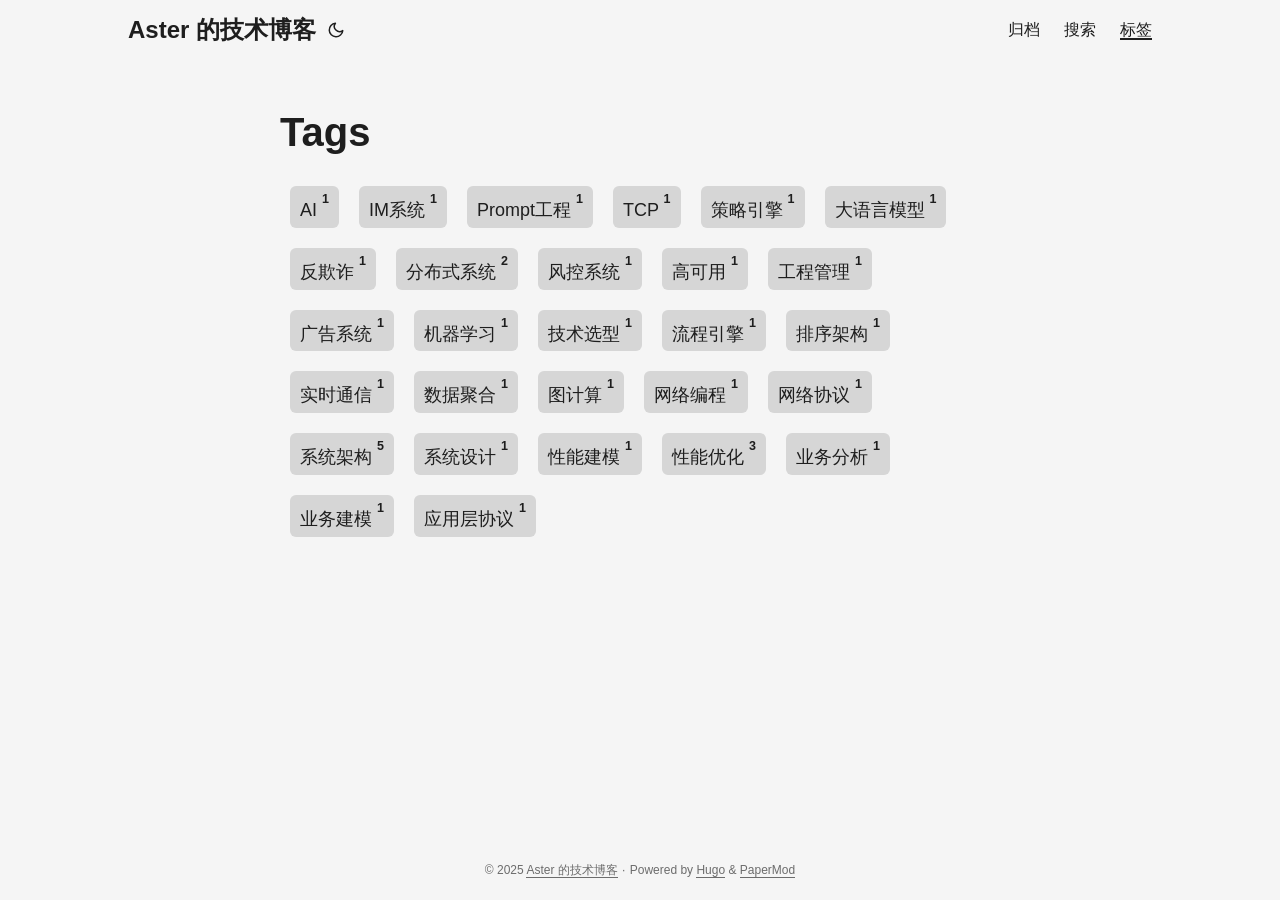
<file: tags/index.html>
<!doctype html><html lang=zh dir=auto><head><meta charset=utf-8><meta http-equiv=X-UA-Compatible content="IE=edge"><meta name=viewport content="width=device-width,initial-scale=1,shrink-to-fit=no"><meta name=robots content="index, follow"><title>Tags | Aster 的技术博客</title><meta name=keywords content><meta name=description content="专注于分布式系统、数据库、网络和后端架构的技术博客"><meta name=author content="Aster"><link rel=canonical href=https://asterzephyr.github.io/tags/><link crossorigin=anonymous href=/assets/css/stylesheet.8fe10233a706bc87f2e08b3cf97b8bd4c0a80f10675a143675d59212121037c0.css integrity="sha256-j+ECM6cGvIfy4Is8+XuL1MCoDxBnWhQ2ddWSEhIQN8A=" rel="preload stylesheet" as=style><link rel=icon href=https://asterzephyr.github.io/favicon.ico><link rel=icon type=image/png sizes=16x16 href=https://asterzephyr.github.io/favicon-16x16.png><link rel=icon type=image/png sizes=32x32 href=https://asterzephyr.github.io/favicon-32x32.png><link rel=apple-touch-icon href=https://asterzephyr.github.io/apple-touch-icon.png><link rel=mask-icon href=https://asterzephyr.github.io/safari-pinned-tab.svg><meta name=theme-color content="#2e2e33"><meta name=msapplication-TileColor content="#2e2e33"><link rel=alternate hreflang=zh href=https://asterzephyr.github.io/tags/><noscript><style>#theme-toggle,.top-link{display:none}</style><style>@media(prefers-color-scheme:dark){:root{--theme:rgb(29, 30, 32);--entry:rgb(46, 46, 51);--primary:rgb(218, 218, 219);--secondary:rgb(155, 156, 157);--tertiary:rgb(65, 66, 68);--content:rgb(196, 196, 197);--code-block-bg:rgb(46, 46, 51);--code-bg:rgb(55, 56, 62);--border:rgb(51, 51, 51)}.list{background:var(--theme)}.list:not(.dark)::-webkit-scrollbar-track{background:0 0}.list:not(.dark)::-webkit-scrollbar-thumb{border-color:var(--theme)}}</style></noscript><script async src="https://www.googletagmanager.com/gtag/js?id=G-SZ2660B91F"></script><script>var dnt,doNotTrack=!1;if(!1&&(dnt=navigator.doNotTrack||window.doNotTrack||navigator.msDoNotTrack,doNotTrack=dnt=="1"||dnt=="yes"),!doNotTrack){window.dataLayer=window.dataLayer||[];function gtag(){dataLayer.push(arguments)}gtag("js",new Date),gtag("config","G-SZ2660B91F")}</script><meta property="og:url" content="https://asterzephyr.github.io/tags/"><meta property="og:site_name" content="Aster 的技术博客"><meta property="og:title" content="Tags"><meta property="og:description" content="专注于分布式系统、数据库、网络和后端架构的技术博客"><meta property="og:locale" content="zh-cn"><meta property="og:type" content="website"><meta name=twitter:card content="summary"><meta name=twitter:title content="Tags"><meta name=twitter:description content="专注于分布式系统、数据库、网络和后端架构的技术博客"></head><body class=list id=top><script>localStorage.getItem("pref-theme")==="dark"?document.body.classList.add("dark"):localStorage.getItem("pref-theme")==="light"?document.body.classList.remove("dark"):window.matchMedia("(prefers-color-scheme: dark)").matches&&document.body.classList.add("dark")</script><header class=header><nav class=nav><div class=logo><a href=https://asterzephyr.github.io/ accesskey=h title="Aster 的技术博客 (Alt + H)">Aster 的技术博客</a><div class=logo-switches><button id=theme-toggle accesskey=t title="(Alt + T)" aria-label="Toggle theme">
<svg id="moon" width="24" height="18" viewBox="0 0 24 24" fill="none" stroke="currentColor" stroke-width="2" stroke-linecap="round" stroke-linejoin="round"><path d="M21 12.79A9 9 0 1111.21 3 7 7 0 0021 12.79z"/></svg>
<svg id="sun" width="24" height="18" viewBox="0 0 24 24" fill="none" stroke="currentColor" stroke-width="2" stroke-linecap="round" stroke-linejoin="round"><circle cx="12" cy="12" r="5"/><line x1="12" y1="1" x2="12" y2="3"/><line x1="12" y1="21" x2="12" y2="23"/><line x1="4.22" y1="4.22" x2="5.64" y2="5.64"/><line x1="18.36" y1="18.36" x2="19.78" y2="19.78"/><line x1="1" y1="12" x2="3" y2="12"/><line x1="21" y1="12" x2="23" y2="12"/><line x1="4.22" y1="19.78" x2="5.64" y2="18.36"/><line x1="18.36" y1="5.64" x2="19.78" y2="4.22"/></svg></button></div></div><ul id=menu><li><a href=https://asterzephyr.github.io/archives/ title=归档><span>归档</span></a></li><li><a href=https://asterzephyr.github.io/search/ title=搜索><span>搜索</span></a></li><li><a href=https://asterzephyr.github.io/tags/ title=标签><span class=active>标签</span></a></li></ul></nav></header><main class=main><header class=page-header><h1>Tags</h1></header><ul class=terms-tags><li><a href=https://asterzephyr.github.io/tags/ai/>AI <sup><strong><sup>1</sup></strong></sup></a></li><li><a href=https://asterzephyr.github.io/tags/im%E7%B3%BB%E7%BB%9F/>IM系统 <sup><strong><sup>1</sup></strong></sup></a></li><li><a href=https://asterzephyr.github.io/tags/prompt%E5%B7%A5%E7%A8%8B/>Prompt工程 <sup><strong><sup>1</sup></strong></sup></a></li><li><a href=https://asterzephyr.github.io/tags/tcp/>TCP <sup><strong><sup>1</sup></strong></sup></a></li><li><a href=https://asterzephyr.github.io/tags/%E7%AD%96%E7%95%A5%E5%BC%95%E6%93%8E/>策略引擎 <sup><strong><sup>1</sup></strong></sup></a></li><li><a href=https://asterzephyr.github.io/tags/%E5%A4%A7%E8%AF%AD%E8%A8%80%E6%A8%A1%E5%9E%8B/>大语言模型 <sup><strong><sup>1</sup></strong></sup></a></li><li><a href=https://asterzephyr.github.io/tags/%E5%8F%8D%E6%AC%BA%E8%AF%88/>反欺诈 <sup><strong><sup>1</sup></strong></sup></a></li><li><a href=https://asterzephyr.github.io/tags/%E5%88%86%E5%B8%83%E5%BC%8F%E7%B3%BB%E7%BB%9F/>分布式系统 <sup><strong><sup>2</sup></strong></sup></a></li><li><a href=https://asterzephyr.github.io/tags/%E9%A3%8E%E6%8E%A7%E7%B3%BB%E7%BB%9F/>风控系统 <sup><strong><sup>1</sup></strong></sup></a></li><li><a href=https://asterzephyr.github.io/tags/%E9%AB%98%E5%8F%AF%E7%94%A8/>高可用 <sup><strong><sup>1</sup></strong></sup></a></li><li><a href=https://asterzephyr.github.io/tags/%E5%B7%A5%E7%A8%8B%E7%AE%A1%E7%90%86/>工程管理 <sup><strong><sup>1</sup></strong></sup></a></li><li><a href=https://asterzephyr.github.io/tags/%E5%B9%BF%E5%91%8A%E7%B3%BB%E7%BB%9F/>广告系统 <sup><strong><sup>1</sup></strong></sup></a></li><li><a href=https://asterzephyr.github.io/tags/%E6%9C%BA%E5%99%A8%E5%AD%A6%E4%B9%A0/>机器学习 <sup><strong><sup>1</sup></strong></sup></a></li><li><a href=https://asterzephyr.github.io/tags/%E6%8A%80%E6%9C%AF%E9%80%89%E5%9E%8B/>技术选型 <sup><strong><sup>1</sup></strong></sup></a></li><li><a href=https://asterzephyr.github.io/tags/%E6%B5%81%E7%A8%8B%E5%BC%95%E6%93%8E/>流程引擎 <sup><strong><sup>1</sup></strong></sup></a></li><li><a href=https://asterzephyr.github.io/tags/%E6%8E%92%E5%BA%8F%E6%9E%B6%E6%9E%84/>排序架构 <sup><strong><sup>1</sup></strong></sup></a></li><li><a href=https://asterzephyr.github.io/tags/%E5%AE%9E%E6%97%B6%E9%80%9A%E4%BF%A1/>实时通信 <sup><strong><sup>1</sup></strong></sup></a></li><li><a href=https://asterzephyr.github.io/tags/%E6%95%B0%E6%8D%AE%E8%81%9A%E5%90%88/>数据聚合 <sup><strong><sup>1</sup></strong></sup></a></li><li><a href=https://asterzephyr.github.io/tags/%E5%9B%BE%E8%AE%A1%E7%AE%97/>图计算 <sup><strong><sup>1</sup></strong></sup></a></li><li><a href=https://asterzephyr.github.io/tags/%E7%BD%91%E7%BB%9C%E7%BC%96%E7%A8%8B/>网络编程 <sup><strong><sup>1</sup></strong></sup></a></li><li><a href=https://asterzephyr.github.io/tags/%E7%BD%91%E7%BB%9C%E5%8D%8F%E8%AE%AE/>网络协议 <sup><strong><sup>1</sup></strong></sup></a></li><li><a href=https://asterzephyr.github.io/tags/%E7%B3%BB%E7%BB%9F%E6%9E%B6%E6%9E%84/>系统架构 <sup><strong><sup>5</sup></strong></sup></a></li><li><a href=https://asterzephyr.github.io/tags/%E7%B3%BB%E7%BB%9F%E8%AE%BE%E8%AE%A1/>系统设计 <sup><strong><sup>1</sup></strong></sup></a></li><li><a href=https://asterzephyr.github.io/tags/%E6%80%A7%E8%83%BD%E5%BB%BA%E6%A8%A1/>性能建模 <sup><strong><sup>1</sup></strong></sup></a></li><li><a href=https://asterzephyr.github.io/tags/%E6%80%A7%E8%83%BD%E4%BC%98%E5%8C%96/>性能优化 <sup><strong><sup>3</sup></strong></sup></a></li><li><a href=https://asterzephyr.github.io/tags/%E4%B8%9A%E5%8A%A1%E5%88%86%E6%9E%90/>业务分析 <sup><strong><sup>1</sup></strong></sup></a></li><li><a href=https://asterzephyr.github.io/tags/%E4%B8%9A%E5%8A%A1%E5%BB%BA%E6%A8%A1/>业务建模 <sup><strong><sup>1</sup></strong></sup></a></li><li><a href=https://asterzephyr.github.io/tags/%E5%BA%94%E7%94%A8%E5%B1%82%E5%8D%8F%E8%AE%AE/>应用层协议 <sup><strong><sup>1</sup></strong></sup></a></li></ul></main><footer class=footer><span>&copy; 2025 <a href=https://asterzephyr.github.io/>Aster 的技术博客</a></span> ·
<span>Powered by
<a href=https://gohugo.io/ rel="noopener noreferrer" target=_blank>Hugo</a> &
<a href=https://github.com/adityatelange/hugo-PaperMod/ rel=noopener target=_blank>PaperMod</a></span></footer><a href=#top aria-label="go to top" title="Go to Top (Alt + G)" class=top-link id=top-link accesskey=g><svg viewBox="0 0 12 6" fill="currentColor"><path d="M12 6H0l6-6z"/></svg>
</a><script>let menu=document.getElementById("menu");menu&&(menu.scrollLeft=localStorage.getItem("menu-scroll-position"),menu.onscroll=function(){localStorage.setItem("menu-scroll-position",menu.scrollLeft)}),document.querySelectorAll('a[href^="#"]').forEach(e=>{e.addEventListener("click",function(e){e.preventDefault();var t=this.getAttribute("href").substr(1);window.matchMedia("(prefers-reduced-motion: reduce)").matches?document.querySelector(`[id='${decodeURIComponent(t)}']`).scrollIntoView():document.querySelector(`[id='${decodeURIComponent(t)}']`).scrollIntoView({behavior:"smooth"}),t==="top"?history.replaceState(null,null," "):history.pushState(null,null,`#${t}`)})})</script><script>var mybutton=document.getElementById("top-link");window.onscroll=function(){document.body.scrollTop>800||document.documentElement.scrollTop>800?(mybutton.style.visibility="visible",mybutton.style.opacity="1"):(mybutton.style.visibility="hidden",mybutton.style.opacity="0")}</script><script>document.getElementById("theme-toggle").addEventListener("click",()=>{document.body.className.includes("dark")?(document.body.classList.remove("dark"),localStorage.setItem("pref-theme","light")):(document.body.classList.add("dark"),localStorage.setItem("pref-theme","dark"))})</script></body></html>
</file>
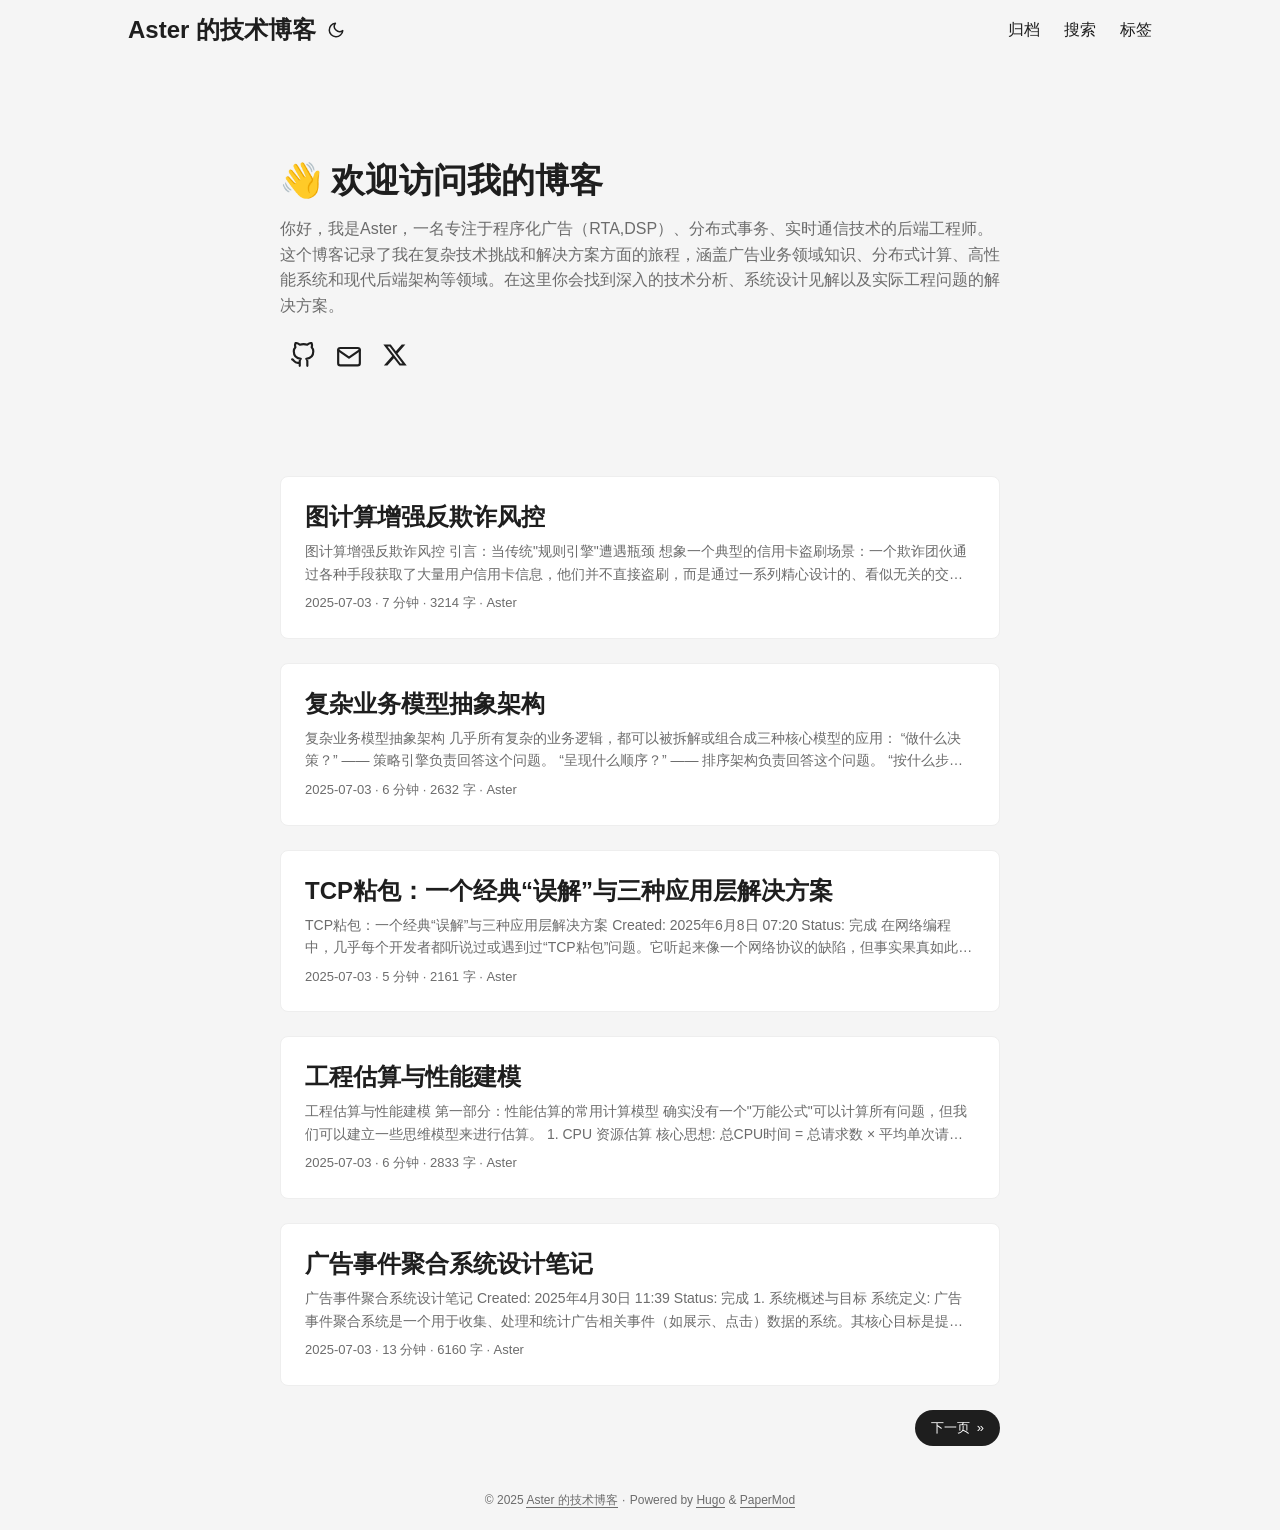
<file: page/1/index.html>
<!doctype html><html lang=zh-cn><head><title>https://asterzephyr.github.io/</title><link rel=canonical href=https://asterzephyr.github.io/><meta name=robots content="noindex"><meta charset=utf-8><meta http-equiv=refresh content="0; url=https://asterzephyr.github.io/"></head></html>
</file>
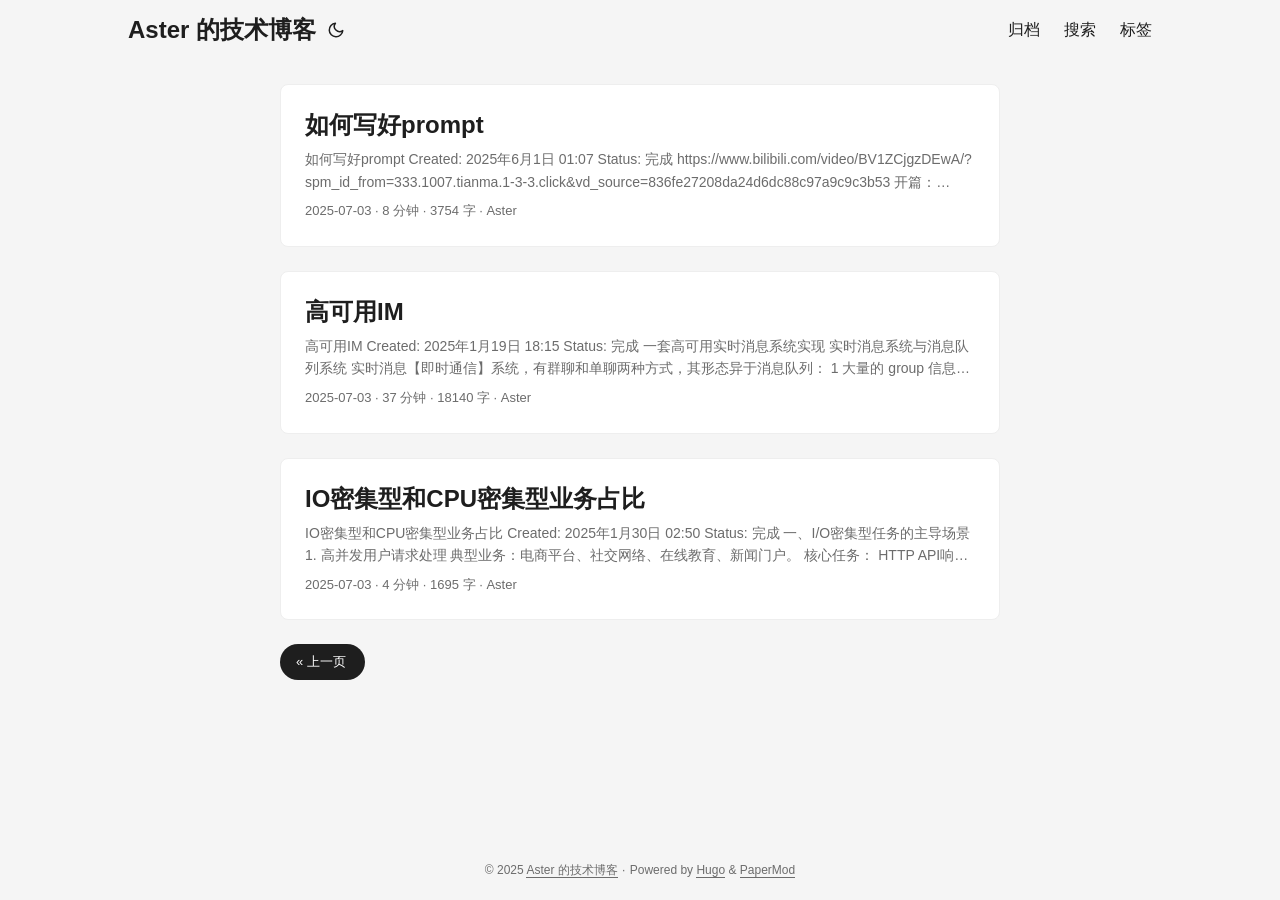
<file: page/2/index.html>
<!doctype html><html lang=zh dir=auto><head><meta name=generator content="Hugo 0.147.9"><meta charset=utf-8><meta http-equiv=X-UA-Compatible content="IE=edge"><meta name=viewport content="width=device-width,initial-scale=1,shrink-to-fit=no"><meta name=robots content="index, follow"><title>Aster 的技术博客</title><meta name=keywords content="博客,后端,技术,分布式系统"><meta name=description content="专注于分布式系统、数据库、网络和后端架构的技术博客"><meta name=author content="Aster"><link rel=canonical href=https://asterzephyr.github.io/><link crossorigin=anonymous href=/assets/css/stylesheet.8fe10233a706bc87f2e08b3cf97b8bd4c0a80f10675a143675d59212121037c0.css integrity="sha256-j+ECM6cGvIfy4Is8+XuL1MCoDxBnWhQ2ddWSEhIQN8A=" rel="preload stylesheet" as=style><link rel=icon href=https://asterzephyr.github.io/favicon.ico><link rel=icon type=image/png sizes=16x16 href=https://asterzephyr.github.io/favicon-16x16.png><link rel=icon type=image/png sizes=32x32 href=https://asterzephyr.github.io/favicon-32x32.png><link rel=apple-touch-icon href=https://asterzephyr.github.io/apple-touch-icon.png><link rel=mask-icon href=https://asterzephyr.github.io/safari-pinned-tab.svg><meta name=theme-color content="#2e2e33"><meta name=msapplication-TileColor content="#2e2e33"><link rel=alternate type=application/json href=https://asterzephyr.github.io/index.json><link rel=alternate hreflang=zh href=https://asterzephyr.github.io/><noscript><style>#theme-toggle,.top-link{display:none}</style><style>@media(prefers-color-scheme:dark){:root{--theme:rgb(29, 30, 32);--entry:rgb(46, 46, 51);--primary:rgb(218, 218, 219);--secondary:rgb(155, 156, 157);--tertiary:rgb(65, 66, 68);--content:rgb(196, 196, 197);--code-block-bg:rgb(46, 46, 51);--code-bg:rgb(55, 56, 62);--border:rgb(51, 51, 51)}.list{background:var(--theme)}.list:not(.dark)::-webkit-scrollbar-track{background:0 0}.list:not(.dark)::-webkit-scrollbar-thumb{border-color:var(--theme)}}</style></noscript><script async src="https://www.googletagmanager.com/gtag/js?id=G-SZ2660B91F"></script><script>var dnt,doNotTrack=!1;if(!1&&(dnt=navigator.doNotTrack||window.doNotTrack||navigator.msDoNotTrack,doNotTrack=dnt=="1"||dnt=="yes"),!doNotTrack){window.dataLayer=window.dataLayer||[];function gtag(){dataLayer.push(arguments)}gtag("js",new Date),gtag("config","G-SZ2660B91F")}</script><meta property="og:url" content="https://asterzephyr.github.io/"><meta property="og:site_name" content="Aster 的技术博客"><meta property="og:title" content="Aster 的技术博客"><meta property="og:description" content="专注于分布式系统、数据库、网络和后端架构的技术博客"><meta property="og:locale" content="zh-cn"><meta property="og:type" content="website"><meta name=twitter:card content="summary"><meta name=twitter:title content="Aster 的技术博客"><meta name=twitter:description content="专注于分布式系统、数据库、网络和后端架构的技术博客"><script type=application/ld+json>{"@context":"https://schema.org","@type":"Organization","name":"Aster 的技术博客","url":"https://asterzephyr.github.io/","description":"专注于分布式系统、数据库、网络和后端架构的技术博客","logo":"https://asterzephyr.github.io/favicon.ico","sameAs":["https://github.com/AsterZephyr","mailto:hxz2046084122@outlook.com","https://x.com/maribeth10770"]}</script></head><body class=list id=top><script>localStorage.getItem("pref-theme")==="dark"?document.body.classList.add("dark"):localStorage.getItem("pref-theme")==="light"?document.body.classList.remove("dark"):window.matchMedia("(prefers-color-scheme: dark)").matches&&document.body.classList.add("dark")</script><header class=header><nav class=nav><div class=logo><a href=https://asterzephyr.github.io/ accesskey=h title="Aster 的技术博客 (Alt + H)">Aster 的技术博客</a><div class=logo-switches><button id=theme-toggle accesskey=t title="(Alt + T)" aria-label="Toggle theme">
<svg id="moon" width="24" height="18" viewBox="0 0 24 24" fill="none" stroke="currentColor" stroke-width="2" stroke-linecap="round" stroke-linejoin="round"><path d="M21 12.79A9 9 0 1111.21 3 7 7 0 0021 12.79z"/></svg>
<svg id="sun" width="24" height="18" viewBox="0 0 24 24" fill="none" stroke="currentColor" stroke-width="2" stroke-linecap="round" stroke-linejoin="round"><circle cx="12" cy="12" r="5"/><line x1="12" y1="1" x2="12" y2="3"/><line x1="12" y1="21" x2="12" y2="23"/><line x1="4.22" y1="4.22" x2="5.64" y2="5.64"/><line x1="18.36" y1="18.36" x2="19.78" y2="19.78"/><line x1="1" y1="12" x2="3" y2="12"/><line x1="21" y1="12" x2="23" y2="12"/><line x1="4.22" y1="19.78" x2="5.64" y2="18.36"/><line x1="18.36" y1="5.64" x2="19.78" y2="4.22"/></svg></button></div></div><ul id=menu><li><a href=https://asterzephyr.github.io/archives/ title=归档><span>归档</span></a></li><li><a href=https://asterzephyr.github.io/search/ title=搜索><span>搜索</span></a></li><li><a href=https://asterzephyr.github.io/tags/ title=标签><span>标签</span></a></li></ul></nav></header><main class=main><article class=post-entry><header class=entry-header><h2 class=entry-hint-parent>如何写好prompt</h2></header><div class=entry-content><p>如何写好prompt Created: 2025年6月1日 01:07 Status: 完成
https://www.bilibili.com/video/BV1ZCjgzDEwA/?spm_id_from=333.1007.tianma.1-3-3.click&amp;vd_source=836fe27208da24d6dc88c97a9c9c3b53
开篇：Prompt 的重要性与生产环境的挑战
Prompt 无处不在： 我们平时和大型模型对话，输入的每一句话其实都是一个 Prompt。 生产环境的严苛要求： 高精度： 与我们平时调试代码（可以三番五次试错）不同，线上应用的 Prompt 要求一次调用就能产生高精度的、可直接使用的结果。没有反复试错的机会，“调一次它就可能要出去，结果就要用了”。 高置信度： 目标是尽可能提升模型输出结果的置信度和准确度。 核心问题： 生产环境中的 Prompt 应该是什么样子？它应该由哪些方面组成，才能达到这种高要求？ Prompt 设计技巧概览
...</p></div><footer class=entry-footer><span title='2025-07-03 05:00:00 +0000 UTC'>2025-07-03</span>&nbsp;·&nbsp;8 分钟&nbsp;·&nbsp;3754 字&nbsp;·&nbsp;Aster</footer><a class=entry-link aria-label="post link to 如何写好prompt" href=https://asterzephyr.github.io/posts/-prompt/></a></article><article class=post-entry><header class=entry-header><h2 class=entry-hint-parent>高可用IM</h2></header><div class=entry-content><p>高可用IM Created: 2025年1月19日 18:15 Status: 完成
一套高可用实时消息系统实现 实时消息系统与消息队列系统 实时消息【即时通信】系统，有群聊和单聊两种方式，其形态异于消息队列：
1 大量的 group 信息变动
群聊形式的即时通信系统在正常服务形态下，瞬时可能有大量用户登入登出，而消息队列系统 producer/consumer group 内成员变动相对静止。
...</p></div><footer class=entry-footer><span title='2025-07-03 04:00:00 +0000 UTC'>2025-07-03</span>&nbsp;·&nbsp;37 分钟&nbsp;·&nbsp;18140 字&nbsp;·&nbsp;Aster</footer><a class=entry-link aria-label="post link to 高可用IM" href=https://asterzephyr.github.io/posts/-im/></a></article><article class=post-entry><header class=entry-header><h2 class=entry-hint-parent>IO密集型和CPU密集型业务占比</h2></header><div class=entry-content><p>IO密集型和CPU密集型业务占比 Created: 2025年1月30日 02:50 Status: 完成
一、I/O密集型任务的主导场景 1. 高并发用户请求处理 典型业务：电商平台、社交网络、在线教育、新闻门户。 核心任务： HTTP API响应：处理用户登录、商品查询、订单提交等请求，涉及数据库读写（MySQL/MongoDB）、缓存访问（Redis/Memcached）。 实时消息推送：聊天应用（如微信）、通知系统（如邮件/短信）依赖WebSocket或长轮询，需高频网络通信。 技术挑战：应对C10K问题，需通过异步框架（Node.js、Go）或事件驱动模型（Nginx）提升吞吐量。 2. 数据存储与检索 典型业务：内容平台（如短视频）、云存储服务（如阿里云OSS）。 核心任务： 文件读写：用户上传图片/视频至对象存储，分发时通过CDN加速。 数据库操作：社交媒体的动态加载、评论查询涉及分库分表和索引优化。 技术工具：分布式数据库（TiDB）、NoSQL（Cassandra）、搜索引擎（Elasticsearch）。 3. 微服务间通信 典型业务：微服务架构的金融系统、在线旅游平台。 核心任务： RPC调用：服务间通过gRPC/Dubbo同步数据。 消息队列：使用Kafka/RabbitMQ实现异步削峰和解耦。 性能瓶颈：网络延迟和序列化/反序列化效率。 4. 实时数据流处理 典型业务：物联网（IoT）、金融交易监控。 核心任务： 流式计算：Flink/Spark Streaming处理传感器数据或交易日志。 低延迟响应：风控系统需在毫秒级完成反欺诈计算。 二、CPU密集型任务的主要分布 1. 数据科学与机器学习 典型业务：推荐系统（如抖音算法）、广告投放（如精准CTR预测）。 核心任务： 模型训练：使用TensorFlow/PyTorch进行大规模数据训练（GPU加速）。 实时推理：图像识别（如人脸验证）、自然语言处理（如智能客服）。 资源需求：依赖GPU集群和分布式计算框架（Horovod）。 2. 多媒体处理 典型业务：视频平台（如YouTube）、直播应用（如Twitch）。 核心任务： 视频转码：H.264/H.265编码转换（FFmpeg）。 图像渲染：游戏云服务（如GeForce NOW）的实时画面生成。 技术痛点：计算资源密集，需优化并行算法。 3. 加密与安全计算 典型业务：区块链（如以太坊）、支付系统（如支付宝）。 核心任务： 加密运算：非对称加密（RSA）、哈希计算（SHA-256）。 零知识证明：隐私保护场景下的复杂数学运算。 硬件依赖：部分场景需专用硬件（如SGX）。 4. 复杂业务逻辑处理 典型业务：3D设计软件（如AutoCAD）、仿真系统（如ANSYS）。 核心任务： 物理引擎计算：游戏中的碰撞检测、流体模拟。 数值分析：金融衍生品定价模型（蒙特卡洛模拟）。 三、任务类型占比分析 1. 互联网业务场景占比 任务类型 占比 典型场景举例 I/O密集型 70% API请求、数据库操作、消息队列 CPU密集型 25% 机器学习推理、视频转码、加密计算 混合型任务 5% 实时数据分析（如Flink窗口计算） 2. 趋势变化 I/O密集型增长点： 物联网设备爆发（2025年预计全球750亿台设备联网）。 实时交互应用普及（元宇宙、VR社交）。 CPU密集型增长点： AI工业化落地（AIGC、自动驾驶）。 量子计算突破带来的新型计算需求。 四、技术选型建议 1. I/O密集型场景优化 架构设计： 异步非阻塞框架（Netty、Tornado）。 缓存分层策略（本地缓存+分布式缓存）。 基础设施： 使用RDMA网络降低延迟。 部署NVMe SSD提升存储IOPS。 2. CPU密集型场景优化 计算加速： GPU/TPU异构计算（CUDA、OpenCL）。 分布式任务调度（Kubernetes批处理任务）。 代码级优化： SIMD指令集（AVX-512）。 JIT编译（PyPy、Numba）。 五、总结 当前互联网业务中，I/O密集型任务占据主导地位（约70%），集中在高并发请求处理、数据存储与微服务通信；而CPU密集型任务（约25%）则集中在AI、多媒体和安全领域。随着边缘计算和AI技术的普及，未来两类任务将更深度耦合（如端侧AI推理需同时优化I/O和计算），技术选型需兼顾灵活性与性能。
...</p></div><footer class=entry-footer><span title='2025-07-03 03:00:00 +0000 UTC'>2025-07-03</span>&nbsp;·&nbsp;4 分钟&nbsp;·&nbsp;1695 字&nbsp;·&nbsp;Aster</footer><a class=entry-link aria-label="post link to IO密集型和CPU密集型业务占比" href=https://asterzephyr.github.io/posts/io-cpu-/></a></article><footer class=page-footer><nav class=pagination><a class=prev href=https://asterzephyr.github.io/>«&nbsp;上一页&nbsp;</a></nav></footer></main><footer class=footer><span>&copy; 2025 <a href=https://asterzephyr.github.io/>Aster 的技术博客</a></span> ·
<span>Powered by
<a href=https://gohugo.io/ rel="noopener noreferrer" target=_blank>Hugo</a> &
<a href=https://github.com/adityatelange/hugo-PaperMod/ rel=noopener target=_blank>PaperMod</a></span></footer><a href=#top aria-label="go to top" title="Go to Top (Alt + G)" class=top-link id=top-link accesskey=g><svg viewBox="0 0 12 6" fill="currentColor"><path d="M12 6H0l6-6z"/></svg>
</a><script>let menu=document.getElementById("menu");menu&&(menu.scrollLeft=localStorage.getItem("menu-scroll-position"),menu.onscroll=function(){localStorage.setItem("menu-scroll-position",menu.scrollLeft)}),document.querySelectorAll('a[href^="#"]').forEach(e=>{e.addEventListener("click",function(e){e.preventDefault();var t=this.getAttribute("href").substr(1);window.matchMedia("(prefers-reduced-motion: reduce)").matches?document.querySelector(`[id='${decodeURIComponent(t)}']`).scrollIntoView():document.querySelector(`[id='${decodeURIComponent(t)}']`).scrollIntoView({behavior:"smooth"}),t==="top"?history.replaceState(null,null," "):history.pushState(null,null,`#${t}`)})})</script><script>var mybutton=document.getElementById("top-link");window.onscroll=function(){document.body.scrollTop>800||document.documentElement.scrollTop>800?(mybutton.style.visibility="visible",mybutton.style.opacity="1"):(mybutton.style.visibility="hidden",mybutton.style.opacity="0")}</script><script>document.getElementById("theme-toggle").addEventListener("click",()=>{document.body.className.includes("dark")?(document.body.classList.remove("dark"),localStorage.setItem("pref-theme","light")):(document.body.classList.add("dark"),localStorage.setItem("pref-theme","dark"))})</script></body></html>
</file>
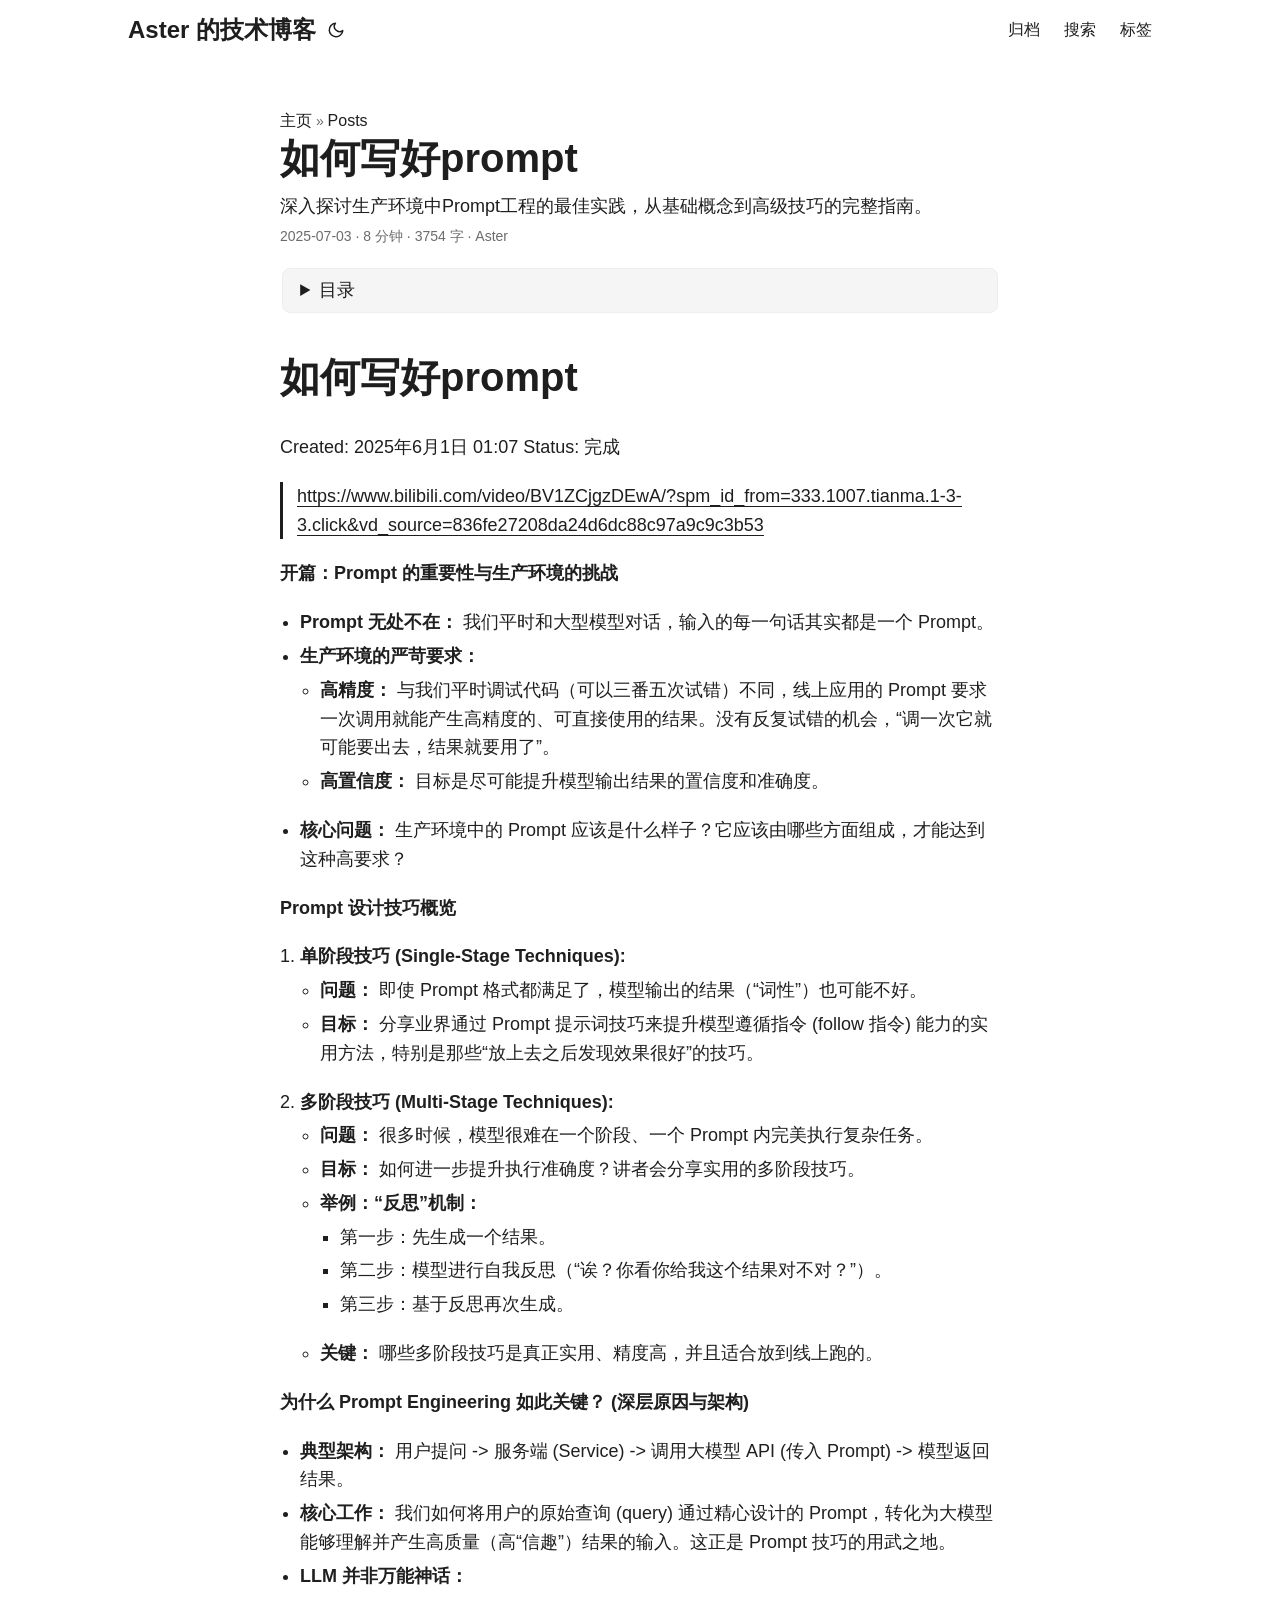
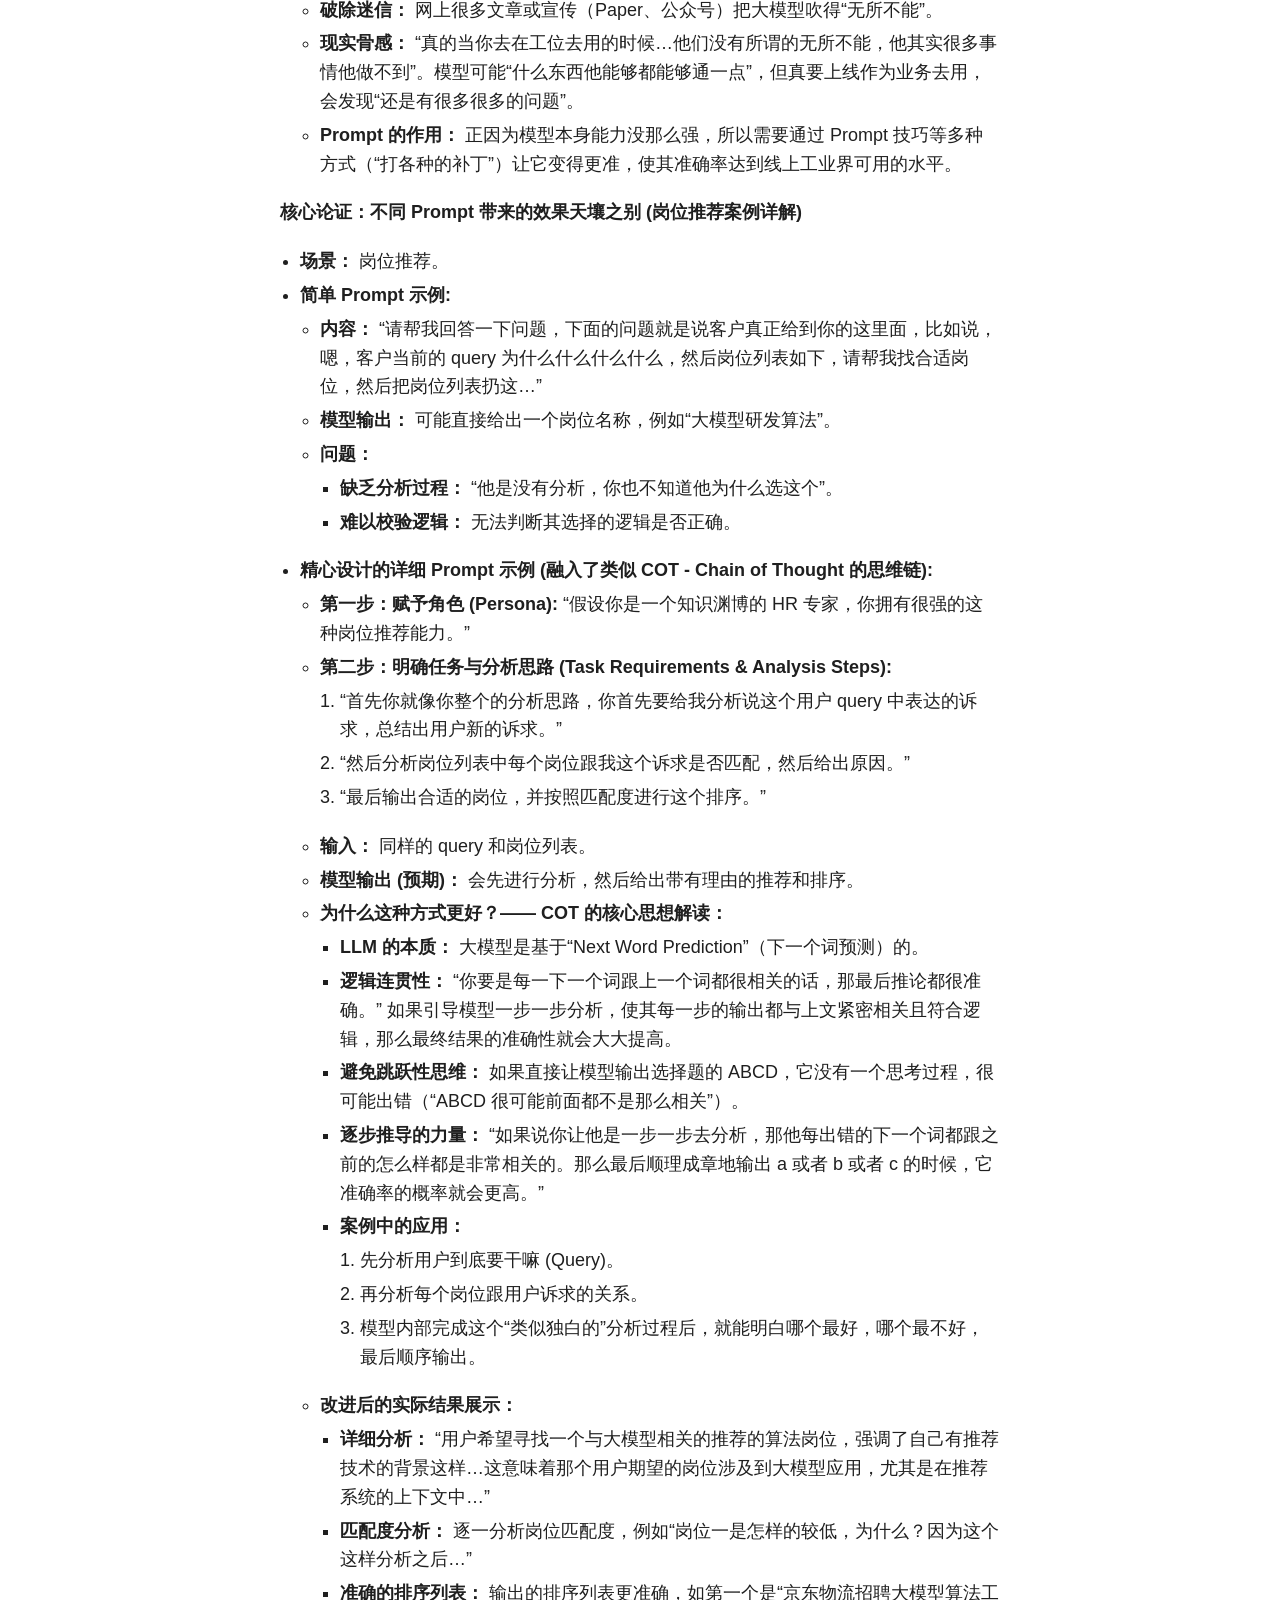
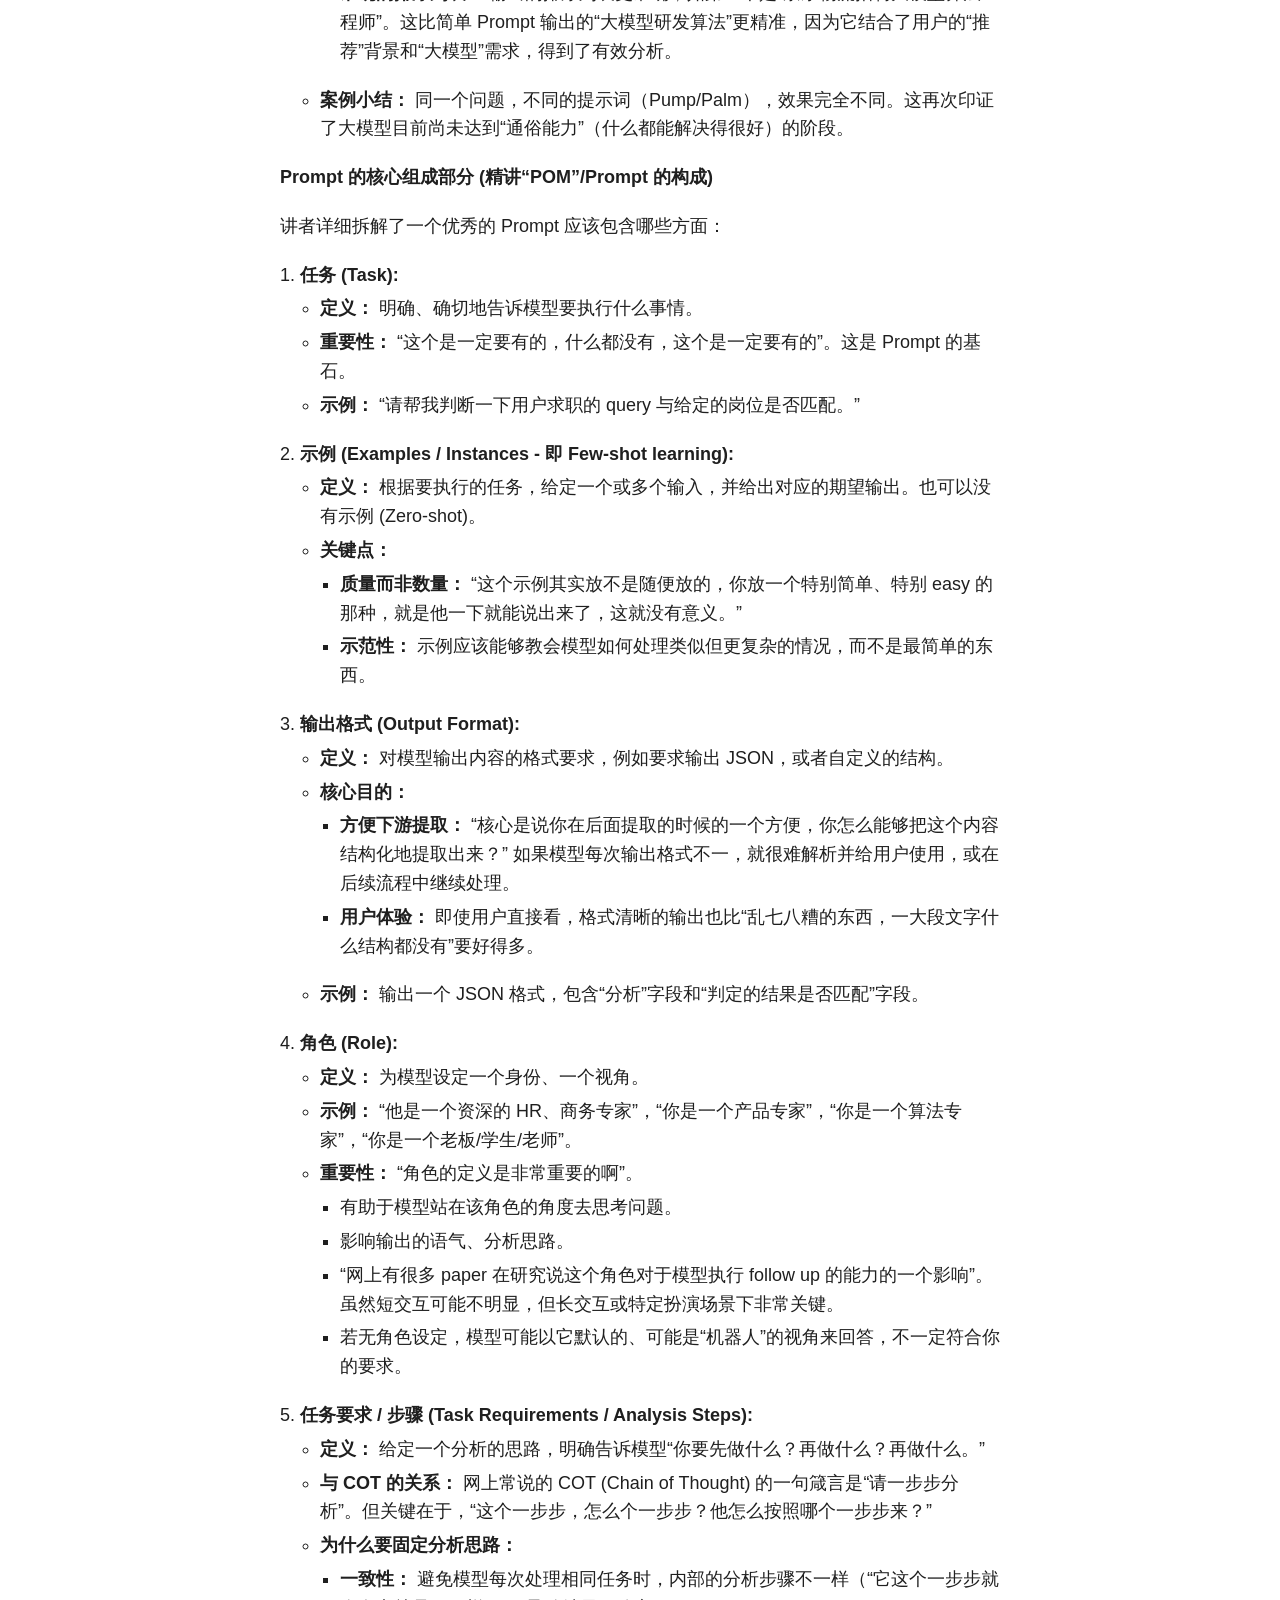
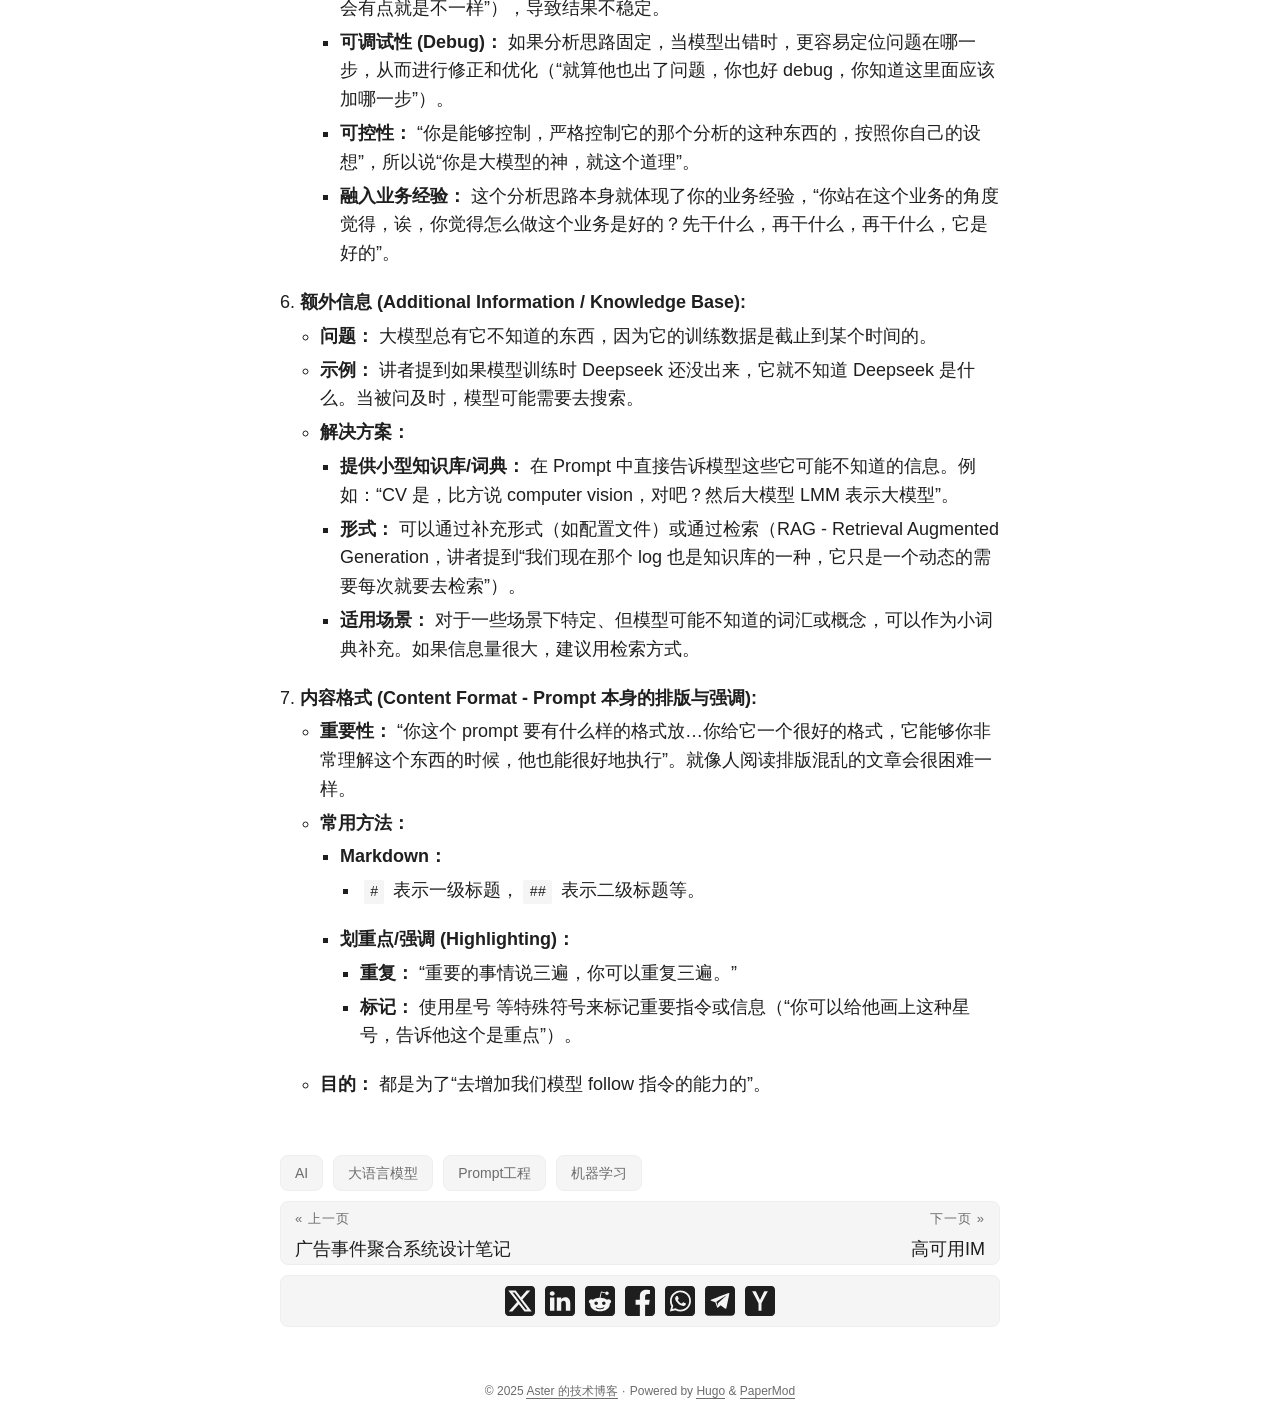
<file: posts/-prompt/index.html>
<!doctype html><html lang=zh dir=auto><head><meta charset=utf-8><meta http-equiv=X-UA-Compatible content="IE=edge"><meta name=viewport content="width=device-width,initial-scale=1,shrink-to-fit=no"><meta name=robots content="index, follow"><title>如何写好prompt | Aster 的技术博客</title><meta name=keywords content="AI,大语言模型,Prompt工程,机器学习"><meta name=description content="深入探讨生产环境中Prompt工程的最佳实践，从基础概念到高级技巧的完整指南。"><meta name=author content="Aster"><link rel=canonical href=https://asterzephyr.github.io/posts/-prompt/><link crossorigin=anonymous href=/assets/css/stylesheet.8fe10233a706bc87f2e08b3cf97b8bd4c0a80f10675a143675d59212121037c0.css integrity="sha256-j+ECM6cGvIfy4Is8+XuL1MCoDxBnWhQ2ddWSEhIQN8A=" rel="preload stylesheet" as=style><link rel=icon href=https://asterzephyr.github.io/favicon.ico><link rel=icon type=image/png sizes=16x16 href=https://asterzephyr.github.io/favicon-16x16.png><link rel=icon type=image/png sizes=32x32 href=https://asterzephyr.github.io/favicon-32x32.png><link rel=apple-touch-icon href=https://asterzephyr.github.io/apple-touch-icon.png><link rel=mask-icon href=https://asterzephyr.github.io/safari-pinned-tab.svg><meta name=theme-color content="#2e2e33"><meta name=msapplication-TileColor content="#2e2e33"><link rel=alternate hreflang=zh href=https://asterzephyr.github.io/posts/-prompt/><noscript><style>#theme-toggle,.top-link{display:none}</style><style>@media(prefers-color-scheme:dark){:root{--theme:rgb(29, 30, 32);--entry:rgb(46, 46, 51);--primary:rgb(218, 218, 219);--secondary:rgb(155, 156, 157);--tertiary:rgb(65, 66, 68);--content:rgb(196, 196, 197);--code-block-bg:rgb(46, 46, 51);--code-bg:rgb(55, 56, 62);--border:rgb(51, 51, 51)}.list{background:var(--theme)}.list:not(.dark)::-webkit-scrollbar-track{background:0 0}.list:not(.dark)::-webkit-scrollbar-thumb{border-color:var(--theme)}}</style></noscript><script async src="https://www.googletagmanager.com/gtag/js?id=G-SZ2660B91F"></script><script>var dnt,doNotTrack=!1;if(!1&&(dnt=navigator.doNotTrack||window.doNotTrack||navigator.msDoNotTrack,doNotTrack=dnt=="1"||dnt=="yes"),!doNotTrack){window.dataLayer=window.dataLayer||[];function gtag(){dataLayer.push(arguments)}gtag("js",new Date),gtag("config","G-SZ2660B91F")}</script><meta property="og:url" content="https://asterzephyr.github.io/posts/-prompt/"><meta property="og:site_name" content="Aster 的技术博客"><meta property="og:title" content="如何写好prompt"><meta property="og:description" content="深入探讨生产环境中Prompt工程的最佳实践，从基础概念到高级技巧的完整指南。"><meta property="og:locale" content="zh-cn"><meta property="og:type" content="article"><meta property="article:section" content="posts"><meta property="article:published_time" content="2025-07-03T05:00:00+00:00"><meta property="article:modified_time" content="2025-07-03T19:01:44+08:00"><meta property="article:tag" content="AI"><meta property="article:tag" content="大语言模型"><meta property="article:tag" content="Prompt工程"><meta property="article:tag" content="机器学习"><meta name=twitter:card content="summary"><meta name=twitter:title content="如何写好prompt"><meta name=twitter:description content="深入探讨生产环境中Prompt工程的最佳实践，从基础概念到高级技巧的完整指南。"><script type=application/ld+json>{"@context":"https://schema.org","@type":"BreadcrumbList","itemListElement":[{"@type":"ListItem","position":1,"name":"Posts","item":"https://asterzephyr.github.io/posts/"},{"@type":"ListItem","position":2,"name":"如何写好prompt","item":"https://asterzephyr.github.io/posts/-prompt/"}]}</script><script type=application/ld+json>{"@context":"https://schema.org","@type":"BlogPosting","headline":"如何写好prompt","name":"如何写好prompt","description":"深入探讨生产环境中Prompt工程的最佳实践，从基础概念到高级技巧的完整指南。","keywords":["AI","大语言模型","Prompt工程","机器学习"],"articleBody":"如何写好prompt Created: 2025年6月1日 01:07 Status: 完成\nhttps://www.bilibili.com/video/BV1ZCjgzDEwA/?spm_id_from=333.1007.tianma.1-3-3.click\u0026vd_source=836fe27208da24d6dc88c97a9c9c3b53\n开篇：Prompt 的重要性与生产环境的挑战\nPrompt 无处不在： 我们平时和大型模型对话，输入的每一句话其实都是一个 Prompt。 生产环境的严苛要求： 高精度： 与我们平时调试代码（可以三番五次试错）不同，线上应用的 Prompt 要求一次调用就能产生高精度的、可直接使用的结果。没有反复试错的机会，“调一次它就可能要出去，结果就要用了”。 高置信度： 目标是尽可能提升模型输出结果的置信度和准确度。 核心问题： 生产环境中的 Prompt 应该是什么样子？它应该由哪些方面组成，才能达到这种高要求？ Prompt 设计技巧概览\n单阶段技巧 (Single-Stage Techniques): 问题： 即使 Prompt 格式都满足了，模型输出的结果（“词性”）也可能不好。 目标： 分享业界通过 Prompt 提示词技巧来提升模型遵循指令 (follow 指令) 能力的实用方法，特别是那些“放上去之后发现效果很好”的技巧。 多阶段技巧 (Multi-Stage Techniques): 问题： 很多时候，模型很难在一个阶段、一个 Prompt 内完美执行复杂任务。 目标： 如何进一步提升执行准确度？讲者会分享实用的多阶段技巧。 举例：“反思”机制： 第一步：先生成一个结果。 第二步：模型进行自我反思（“诶？你看你给我这个结果对不对？”）。 第三步：基于反思再次生成。 关键： 哪些多阶段技巧是真正实用、精度高，并且适合放到线上跑的。 为什么 Prompt Engineering 如此关键？ (深层原因与架构)\n典型架构： 用户提问 -\u003e 服务端 (Service) -\u003e 调用大模型 API (传入 Prompt) -\u003e 模型返回结果。 核心工作： 我们如何将用户的原始查询 (query) 通过精心设计的 Prompt，转化为大模型能够理解并产生高质量（高“信趣”）结果的输入。这正是 Prompt 技巧的用武之地。 LLM 并非万能神话： 破除迷信： 网上很多文章或宣传（Paper、公众号）把大模型吹得“无所不能”。 现实骨感： “真的当你去在工位去用的时候…他们没有所谓的无所不能，他其实很多事情他做不到”。模型可能“什么东西他能够都能够通一点”，但真要上线作为业务去用，会发现“还是有很多很多的问题”。 Prompt 的作用： 正因为模型本身能力没那么强，所以需要通过 Prompt 技巧等多种方式（“打各种的补丁”）让它变得更准，使其准确率达到线上工业界可用的水平。 核心论证：不同 Prompt 带来的效果天壤之别 (岗位推荐案例详解)\n场景： 岗位推荐。\n简单 Prompt 示例:\n内容： “请帮我回答一下问题，下面的问题就是说客户真正给到你的这里面，比如说，嗯，客户当前的 query 为什么什么什么什么，然后岗位列表如下，请帮我找合适岗位，然后把岗位列表扔这…” 模型输出： 可能直接给出一个岗位名称，例如“大模型研发算法”。 问题： 缺乏分析过程： “他是没有分析，你也不知道他为什么选这个”。 难以校验逻辑： 无法判断其选择的逻辑是否正确。 精心设计的详细 Prompt 示例 (融入了类似 COT - Chain of Thought 的思维链):\n第一步：赋予角色 (Persona): “假设你是一个知识渊博的 HR 专家，你拥有很强的这种岗位推荐能力。”\n第二步：明确任务与分析思路 (Task Requirements \u0026 Analysis Steps):\n“首先你就像你整个的分析思路，你首先要给我分析说这个用户 query 中表达的诉求，总结出用户新的诉求。” “然后分析岗位列表中每个岗位跟我这个诉求是否匹配，然后给出原因。” “最后输出合适的岗位，并按照匹配度进行这个排序。” 输入： 同样的 query 和岗位列表。\n模型输出 (预期)： 会先进行分析，然后给出带有理由的推荐和排序。\n为什么这种方式更好？—— COT 的核心思想解读：\nLLM 的本质： 大模型是基于“Next Word Prediction”（下一个词预测）的。 逻辑连贯性： “你要是每一下一个词跟上一个词都很相关的话，那最后推论都很准确。” 如果引导模型一步一步分析，使其每一步的输出都与上文紧密相关且符合逻辑，那么最终结果的准确性就会大大提高。 避免跳跃性思维： 如果直接让模型输出选择题的 ABCD，它没有一个思考过程，很可能出错（“ABCD 很可能前面都不是那么相关”）。 逐步推导的力量： “如果说你让他是一步一步去分析，那他每出错的下一个词都跟之前的怎么样都是非常相关的。那么最后顺理成章地输出 a 或者 b 或者 c 的时候，它准确率的概率就会更高。” 案例中的应用： 先分析用户到底要干嘛 (Query)。 再分析每个岗位跟用户诉求的关系。 模型内部完成这个“类似独白的”分析过程后，就能明白哪个最好，哪个最不好，最后顺序输出。 改进后的实际结果展示：\n详细分析： “用户希望寻找一个与大模型相关的推荐的算法岗位，强调了自己有推荐技术的背景这样…这意味着那个用户期望的岗位涉及到大模型应用，尤其是在推荐系统的上下文中…” 匹配度分析： 逐一分析岗位匹配度，例如“岗位一是怎样的较低，为什么？因为这个这样分析之后…” 准确的排序列表： 输出的排序列表更准确，如第一个是“京东物流招聘大模型算法工程师”。这比简单 Prompt 输出的“大模型研发算法”更精准，因为它结合了用户的“推荐”背景和“大模型”需求，得到了有效分析。 案例小结： 同一个问题，不同的提示词（Pump/Palm），效果完全不同。这再次印证了大模型目前尚未达到“通俗能力”（什么都能解决得很好）的阶段。\nPrompt 的核心组成部分 (精讲“POM”/Prompt 的构成)\n讲者详细拆解了一个优秀的 Prompt 应该包含哪些方面：\n任务 (Task):\n定义： 明确、确切地告诉模型要执行什么事情。 重要性： “这个是一定要有的，什么都没有，这个是一定要有的”。这是 Prompt 的基石。 示例： “请帮我判断一下用户求职的 query 与给定的岗位是否匹配。” 示例 (Examples / Instances - 即 Few-shot learning):\n定义： 根据要执行的任务，给定一个或多个输入，并给出对应的期望输出。也可以没有示例 (Zero-shot)。 关键点： 质量而非数量： “这个示例其实放不是随便放的，你放一个特别简单、特别 easy 的那种，就是他一下就能说出来了，这就没有意义。” 示范性： 示例应该能够教会模型如何处理类似但更复杂的情况，而不是最简单的东西。 输出格式 (Output Format):\n定义： 对模型输出内容的格式要求，例如要求输出 JSON，或者自定义的结构。 核心目的： 方便下游提取： “核心是说你在后面提取的时候的一个方便，你怎么能够把这个内容结构化地提取出来？” 如果模型每次输出格式不一，就很难解析并给用户使用，或在后续流程中继续处理。 用户体验： 即使用户直接看，格式清晰的输出也比“乱七八糟的东西，一大段文字什么结构都没有”要好得多。 示例： 输出一个 JSON 格式，包含“分析”字段和“判定的结果是否匹配”字段。 角色 (Role):\n定义： 为模型设定一个身份、一个视角。 示例： “他是一个资深的 HR、商务专家”，“你是一个产品专家”，“你是一个算法专家”，“你是一个老板/学生/老师”。 重要性： “角色的定义是非常重要的啊”。 有助于模型站在该角色的角度去思考问题。 影响输出的语气、分析思路。 “网上有很多 paper 在研究说这个角色对于模型执行 follow up 的能力的一个影响”。虽然短交互可能不明显，但长交互或特定扮演场景下非常关键。 若无角色设定，模型可能以它默认的、可能是“机器人”的视角来回答，不一定符合你的要求。 任务要求 / 步骤 (Task Requirements / Analysis Steps):\n定义： 给定一个分析的思路，明确告诉模型“你要先做什么？再做什么？再做什么。” 与 COT 的关系： 网上常说的 COT (Chain of Thought) 的一句箴言是“请一步步分析”。但关键在于，“这个一步步，怎么个一步步？他怎么按照哪个一步步来？” 为什么要固定分析思路： 一致性： 避免模型每次处理相同任务时，内部的分析步骤不一样（“它这个一步步就会有点就是不一样”），导致结果不稳定。 可调试性 (Debug)： 如果分析思路固定，当模型出错时，更容易定位问题在哪一步，从而进行修正和优化（“就算他也出了问题，你也好 debug，你知道这里面应该加哪一步”）。 可控性： “你是能够控制，严格控制它的那个分析的这种东西的，按照你自己的设想”，所以说“你是大模型的神，就这个道理”。 融入业务经验： 这个分析思路本身就体现了你的业务经验，“你站在这个业务的角度觉得，诶，你觉得怎么做这个业务是好的？先干什么，再干什么，再干什么，它是好的”。 额外信息 (Additional Information / Knowledge Base):\n问题： 大模型总有它不知道的东西，因为它的训练数据是截止到某个时间的。 示例： 讲者提到如果模型训练时 Deepseek 还没出来，它就不知道 Deepseek 是什么。当被问及时，模型可能需要去搜索。 解决方案： 提供小型知识库/词典： 在 Prompt 中直接告诉模型这些它可能不知道的信息。例如：“CV 是，比方说 computer vision，对吧？然后大模型 LMM 表示大模型”。 形式： 可以通过补充形式（如配置文件）或通过检索（RAG - Retrieval Augmented Generation，讲者提到“我们现在那个 log 也是知识库的一种，它只是一个动态的需要每次就要去检索”）。 适用场景： 对于一些场景下特定、但模型可能不知道的词汇或概念，可以作为小词典补充。如果信息量很大，建议用检索方式。 内容格式 (Content Format - Prompt 本身的排版与强调):\n重要性： “你这个 prompt 要有什么样的格式放…你给它一个很好的格式，它能够你非常理解这个东西的时候，他也能很好地执行”。就像人阅读排版混乱的文章会很困难一样。 常用方法： Markdown： # 表示一级标题，## 表示二级标题等。 划重点/强调 (Highlighting)： 重复： “重要的事情说三遍，你可以重复三遍。” 标记： 使用星号 等特殊符号来标记重要指令或信息（“你可以给他画上这种星号，告诉他这个是重点”）。 目的： 都是为了“去增加我们模型 follow 指令的能力的”。 ","wordCount":"3754","inLanguage":"zh","datePublished":"2025-07-03T05:00:00Z","dateModified":"2025-07-03T19:01:44+08:00","author":{"@type":"Person","name":"Aster"},"mainEntityOfPage":{"@type":"WebPage","@id":"https://asterzephyr.github.io/posts/-prompt/"},"publisher":{"@type":"Organization","name":"Aster 的技术博客","logo":{"@type":"ImageObject","url":"https://asterzephyr.github.io/favicon.ico"}}}</script></head><body id=top><script>localStorage.getItem("pref-theme")==="dark"?document.body.classList.add("dark"):localStorage.getItem("pref-theme")==="light"?document.body.classList.remove("dark"):window.matchMedia("(prefers-color-scheme: dark)").matches&&document.body.classList.add("dark")</script><header class=header><nav class=nav><div class=logo><a href=https://asterzephyr.github.io/ accesskey=h title="Aster 的技术博客 (Alt + H)">Aster 的技术博客</a><div class=logo-switches><button id=theme-toggle accesskey=t title="(Alt + T)" aria-label="Toggle theme">
<svg id="moon" width="24" height="18" viewBox="0 0 24 24" fill="none" stroke="currentColor" stroke-width="2" stroke-linecap="round" stroke-linejoin="round"><path d="M21 12.79A9 9 0 1111.21 3 7 7 0 0021 12.79z"/></svg>
<svg id="sun" width="24" height="18" viewBox="0 0 24 24" fill="none" stroke="currentColor" stroke-width="2" stroke-linecap="round" stroke-linejoin="round"><circle cx="12" cy="12" r="5"/><line x1="12" y1="1" x2="12" y2="3"/><line x1="12" y1="21" x2="12" y2="23"/><line x1="4.22" y1="4.22" x2="5.64" y2="5.64"/><line x1="18.36" y1="18.36" x2="19.78" y2="19.78"/><line x1="1" y1="12" x2="3" y2="12"/><line x1="21" y1="12" x2="23" y2="12"/><line x1="4.22" y1="19.78" x2="5.64" y2="18.36"/><line x1="18.36" y1="5.64" x2="19.78" y2="4.22"/></svg></button></div></div><ul id=menu><li><a href=https://asterzephyr.github.io/archives/ title=归档><span>归档</span></a></li><li><a href=https://asterzephyr.github.io/search/ title=搜索><span>搜索</span></a></li><li><a href=https://asterzephyr.github.io/tags/ title=标签><span>标签</span></a></li></ul></nav></header><main class=main><article class=post-single><header class=post-header><div class=breadcrumbs><a href=https://asterzephyr.github.io/>主页</a>&nbsp;»&nbsp;<a href=https://asterzephyr.github.io/posts/>Posts</a></div><h1 class="post-title entry-hint-parent">如何写好prompt</h1><div class=post-description>深入探讨生产环境中Prompt工程的最佳实践，从基础概念到高级技巧的完整指南。</div><div class=post-meta><span title='2025-07-03 05:00:00 +0000 UTC'>2025-07-03</span>&nbsp;·&nbsp;8 分钟&nbsp;·&nbsp;3754 字&nbsp;·&nbsp;Aster</div></header><div class=toc><details><summary accesskey=c title="(Alt + C)"><span class=details>目录</span></summary><div class=inner><nav id=TableOfContents></nav></div></details></div><div class=post-content><h1 id=如何写好prompt>如何写好prompt<a hidden class=anchor aria-hidden=true href=#如何写好prompt>#</a></h1><p>Created: 2025年6月1日 01:07
Status: 完成</p><blockquote><p><a href="https://www.bilibili.com/video/BV1ZCjgzDEwA/?spm_id_from=333.1007.tianma.1-3-3.click&amp;vd_source=836fe27208da24d6dc88c97a9c9c3b53">https://www.bilibili.com/video/BV1ZCjgzDEwA/?spm_id_from=333.1007.tianma.1-3-3.click&amp;vd_source=836fe27208da24d6dc88c97a9c9c3b53</a></p></blockquote><p><strong>开篇：Prompt 的重要性与生产环境的挑战</strong></p><ul><li><strong>Prompt 无处不在：</strong> 我们平时和大型模型对话，输入的每一句话其实都是一个 Prompt。</li><li><strong>生产环境的严苛要求：</strong><ul><li><strong>高精度：</strong> 与我们平时调试代码（可以三番五次试错）不同，线上应用的 Prompt 要求一次调用就能产生高精度的、可直接使用的结果。没有反复试错的机会，&ldquo;调一次它就可能要出去，结果就要用了&rdquo;。</li><li><strong>高置信度：</strong> 目标是尽可能提升模型输出结果的置信度和准确度。</li></ul></li><li><strong>核心问题：</strong> 生产环境中的 Prompt 应该是什么样子？它应该由哪些方面组成，才能达到这种高要求？</li></ul><p><strong>Prompt 设计技巧概览</strong></p><ol><li><strong>单阶段技巧 (Single-Stage Techniques):</strong><ul><li><strong>问题：</strong> 即使 Prompt 格式都满足了，模型输出的结果（“词性”）也可能不好。</li><li><strong>目标：</strong> 分享业界通过 Prompt 提示词技巧来提升模型遵循指令 (follow 指令) 能力的实用方法，特别是那些“放上去之后发现效果很好”的技巧。</li></ul></li><li><strong>多阶段技巧 (Multi-Stage Techniques):</strong><ul><li><strong>问题：</strong> 很多时候，模型很难在一个阶段、一个 Prompt 内完美执行复杂任务。</li><li><strong>目标：</strong> 如何进一步提升执行准确度？讲者会分享实用的多阶段技巧。</li><li><strong>举例：“反思”机制：</strong><ul><li>第一步：先生成一个结果。</li><li>第二步：模型进行自我反思（“诶？你看你给我这个结果对不对？”）。</li><li>第三步：基于反思再次生成。</li></ul></li><li><strong>关键：</strong> 哪些多阶段技巧是真正实用、精度高，并且适合放到线上跑的。</li></ul></li></ol><p><strong>为什么 Prompt Engineering 如此关键？ (深层原因与架构)</strong></p><ul><li><strong>典型架构：</strong> 用户提问 -> 服务端 (Service) -> 调用大模型 API (传入 Prompt) -> 模型返回结果。</li><li><strong>核心工作：</strong> 我们如何将用户的原始查询 (query) 通过精心设计的 Prompt，转化为大模型能够理解并产生高质量（高“信趣”）结果的输入。这正是 Prompt 技巧的用武之地。</li><li><strong>LLM 并非万能神话：</strong><ul><li><strong>破除迷信：</strong> 网上很多文章或宣传（Paper、公众号）把大模型吹得“无所不能”。</li><li><strong>现实骨感：</strong> &ldquo;真的当你去在工位去用的时候&mldr;他们没有所谓的无所不能，他其实很多事情他做不到&rdquo;。模型可能“什么东西他能够都能够通一点”，但真要上线作为业务去用，会发现“还是有很多很多的问题”。</li><li><strong>Prompt 的作用：</strong> 正因为模型本身能力没那么强，所以需要通过 Prompt 技巧等多种方式（“打各种的补丁”）让它变得更准，使其准确率达到线上工业界可用的水平。</li></ul></li></ul><p><strong>核心论证：不同 Prompt 带来的效果天壤之别 (岗位推荐案例详解)</strong></p><ul><li><p><strong>场景：</strong> 岗位推荐。</p></li><li><p><strong>简单 Prompt 示例:</strong></p><ul><li><strong>内容：</strong> &ldquo;请帮我回答一下问题，下面的问题就是说客户真正给到你的这里面，比如说，嗯，客户当前的 query 为什么什么什么什么，然后岗位列表如下，请帮我找合适岗位，然后把岗位列表扔这&mldr;&rdquo;</li><li><strong>模型输出：</strong> 可能直接给出一个岗位名称，例如“大模型研发算法”。</li><li><strong>问题：</strong><ul><li><strong>缺乏分析过程：</strong> “他是没有分析，你也不知道他为什么选这个”。</li><li><strong>难以校验逻辑：</strong> 无法判断其选择的逻辑是否正确。</li></ul></li></ul></li><li><p><strong>精心设计的详细 Prompt 示例 (融入了类似 COT - Chain of Thought 的思维链):</strong></p><ul><li><p><strong>第一步：赋予角色 (Persona):</strong> &ldquo;假设你是一个知识渊博的 HR 专家，你拥有很强的这种岗位推荐能力。&rdquo;</p></li><li><p><strong>第二步：明确任务与分析思路 (Task Requirements & Analysis Steps):</strong></p><ol><li>“首先你就像你整个的分析思路，你首先要给我分析说这个用户 query 中表达的诉求，总结出用户新的诉求。”</li><li>“然后分析岗位列表中每个岗位跟我这个诉求是否匹配，然后给出原因。”</li><li>“最后输出合适的岗位，并按照匹配度进行这个排序。”</li></ol></li><li><p><strong>输入：</strong> 同样的 query 和岗位列表。</p></li><li><p><strong>模型输出 (预期)：</strong> 会先进行分析，然后给出带有理由的推荐和排序。</p></li><li><p><strong>为什么这种方式更好？—— COT 的核心思想解读：</strong></p><ul><li><strong>LLM 的本质：</strong> 大模型是基于“Next Word Prediction”（下一个词预测）的。</li><li><strong>逻辑连贯性：</strong> “你要是每一下一个词跟上一个词都很相关的话，那最后推论都很准确。” 如果引导模型一步一步分析，使其每一步的输出都与上文紧密相关且符合逻辑，那么最终结果的准确性就会大大提高。</li><li><strong>避免跳跃性思维：</strong> 如果直接让模型输出选择题的 ABCD，它没有一个思考过程，很可能出错（“ABCD 很可能前面都不是那么相关”）。</li><li><strong>逐步推导的力量：</strong> “如果说你让他是一步一步去分析，那他每出错的下一个词都跟之前的怎么样都是非常相关的。那么最后顺理成章地输出 a 或者 b 或者 c 的时候，它准确率的概率就会更高。”</li><li><strong>案例中的应用：</strong><ol><li>先分析用户到底要干嘛 (Query)。</li><li>再分析每个岗位跟用户诉求的关系。</li><li>模型内部完成这个“类似独白的”分析过程后，就能明白哪个最好，哪个最不好，最后顺序输出。</li></ol></li></ul></li><li><p><strong>改进后的实际结果展示：</strong></p><ul><li><strong>详细分析：</strong> “用户希望寻找一个与大模型相关的推荐的算法岗位，强调了自己有推荐技术的背景这样&mldr;这意味着那个用户期望的岗位涉及到大模型应用，尤其是在推荐系统的上下文中&mldr;”</li><li><strong>匹配度分析：</strong> 逐一分析岗位匹配度，例如“岗位一是怎样的较低，为什么？因为这个这样分析之后&mldr;”</li><li><strong>准确的排序列表：</strong> 输出的排序列表更准确，如第一个是“京东物流招聘大模型算法工程师”。这比简单 Prompt 输出的“大模型研发算法”更精准，因为它结合了用户的“推荐”背景和“大模型”需求，得到了有效分析。</li></ul></li><li><p><strong>案例小结：</strong> 同一个问题，不同的提示词（Pump/Palm），效果完全不同。这再次印证了大模型目前尚未达到“通俗能力”（什么都能解决得很好）的阶段。</p></li></ul></li></ul><p><strong>Prompt 的核心组成部分 (精讲“POM”/Prompt 的构成)</strong></p><p>讲者详细拆解了一个优秀的 Prompt 应该包含哪些方面：</p><ol><li><p><strong>任务 (Task):</strong></p><ul><li><strong>定义：</strong> 明确、确切地告诉模型要执行什么事情。</li><li><strong>重要性：</strong> “这个是一定要有的，什么都没有，这个是一定要有的”。这是 Prompt 的基石。</li><li><strong>示例：</strong> “请帮我判断一下用户求职的 query 与给定的岗位是否匹配。”</li></ul></li><li><p><strong>示例 (Examples / Instances - 即 Few-shot learning):</strong></p><ul><li><strong>定义：</strong> 根据要执行的任务，给定一个或多个输入，并给出对应的期望输出。也可以没有示例 (Zero-shot)。</li><li><strong>关键点：</strong><ul><li><strong>质量而非数量：</strong> “这个示例其实放不是随便放的，你放一个特别简单、特别 easy 的那种，就是他一下就能说出来了，这就没有意义。”</li><li><strong>示范性：</strong> 示例应该能够教会模型如何处理类似但更复杂的情况，而不是最简单的东西。</li></ul></li></ul></li><li><p><strong>输出格式 (Output Format):</strong></p><ul><li><strong>定义：</strong> 对模型输出内容的格式要求，例如要求输出 JSON，或者自定义的结构。</li><li><strong>核心目的：</strong><ul><li><strong>方便下游提取：</strong> “核心是说你在后面提取的时候的一个方便，你怎么能够把这个内容结构化地提取出来？” 如果模型每次输出格式不一，就很难解析并给用户使用，或在后续流程中继续处理。</li><li><strong>用户体验：</strong> 即使用户直接看，格式清晰的输出也比“乱七八糟的东西，一大段文字什么结构都没有”要好得多。</li></ul></li><li><strong>示例：</strong> 输出一个 JSON 格式，包含“分析”字段和“判定的结果是否匹配”字段。</li></ul></li><li><p><strong>角色 (Role):</strong></p><ul><li><strong>定义：</strong> 为模型设定一个身份、一个视角。</li><li><strong>示例：</strong> “他是一个资深的 HR、商务专家”，“你是一个产品专家”，“你是一个算法专家”，“你是一个老板/学生/老师”。</li><li><strong>重要性：</strong> “角色的定义是非常重要的啊”。<ul><li>有助于模型站在该角色的角度去思考问题。</li><li>影响输出的语气、分析思路。</li><li>“网上有很多 paper 在研究说这个角色对于模型执行 follow up 的能力的一个影响”。虽然短交互可能不明显，但长交互或特定扮演场景下非常关键。</li><li>若无角色设定，模型可能以它默认的、可能是“机器人”的视角来回答，不一定符合你的要求。</li></ul></li></ul></li><li><p><strong>任务要求 / 步骤 (Task Requirements / Analysis Steps):</strong></p><ul><li><strong>定义：</strong> 给定一个分析的思路，明确告诉模型“你要先做什么？再做什么？再做什么。”</li><li><strong>与 COT 的关系：</strong> 网上常说的 COT (Chain of Thought) 的一句箴言是“请一步步分析”。但关键在于，“这个一步步，怎么个一步步？他怎么按照哪个一步步来？”</li><li><strong>为什么要固定分析思路：</strong><ul><li><strong>一致性：</strong> 避免模型每次处理相同任务时，内部的分析步骤不一样（“它这个一步步就会有点就是不一样”），导致结果不稳定。</li><li><strong>可调试性 (Debug)：</strong> 如果分析思路固定，当模型出错时，更容易定位问题在哪一步，从而进行修正和优化（“就算他也出了问题，你也好 debug，你知道这里面应该加哪一步”）。</li><li><strong>可控性：</strong> “你是能够控制，严格控制它的那个分析的这种东西的，按照你自己的设想”，所以说“你是大模型的神，就这个道理”。</li><li><strong>融入业务经验：</strong> 这个分析思路本身就体现了你的业务经验，“你站在这个业务的角度觉得，诶，你觉得怎么做这个业务是好的？先干什么，再干什么，再干什么，它是好的”。</li></ul></li></ul></li><li><p><strong>额外信息 (Additional Information / Knowledge Base):</strong></p><ul><li><strong>问题：</strong> 大模型总有它不知道的东西，因为它的训练数据是截止到某个时间的。</li><li><strong>示例：</strong> 讲者提到如果模型训练时 Deepseek 还没出来，它就不知道 Deepseek 是什么。当被问及时，模型可能需要去搜索。</li><li><strong>解决方案：</strong><ul><li><strong>提供小型知识库/词典：</strong> 在 Prompt 中直接告诉模型这些它可能不知道的信息。例如：“CV 是，比方说 computer vision，对吧？然后大模型 LMM 表示大模型”。</li><li><strong>形式：</strong> 可以通过补充形式（如配置文件）或通过检索（RAG - Retrieval Augmented Generation，讲者提到“我们现在那个 log 也是知识库的一种，它只是一个动态的需要每次就要去检索”）。</li><li><strong>适用场景：</strong> 对于一些场景下特定、但模型可能不知道的词汇或概念，可以作为小词典补充。如果信息量很大，建议用检索方式。</li></ul></li></ul></li><li><p><strong>内容格式 (Content Format - Prompt 本身的排版与强调):</strong></p><ul><li><strong>重要性：</strong> “你这个 prompt 要有什么样的格式放&mldr;你给它一个很好的格式，它能够你非常理解这个东西的时候，他也能很好地执行”。就像人阅读排版混乱的文章会很困难一样。</li><li><strong>常用方法：</strong><ul><li><strong>Markdown：</strong><ul><li><code>#</code> 表示一级标题，<code>##</code> 表示二级标题等。</li></ul></li><li><strong>划重点/强调 (Highlighting)：</strong><ul><li><strong>重复：</strong> “重要的事情说三遍，你可以重复三遍。”</li><li><strong>标记：</strong> 使用星号 等特殊符号来标记重要指令或信息（“你可以给他画上这种星号，告诉他这个是重点”）。</li></ul></li></ul></li><li><strong>目的：</strong> 都是为了“去增加我们模型 follow 指令的能力的”。</li></ul></li></ol></div><footer class=post-footer><ul class=post-tags><li><a href=https://asterzephyr.github.io/tags/ai/>AI</a></li><li><a href=https://asterzephyr.github.io/tags/%E5%A4%A7%E8%AF%AD%E8%A8%80%E6%A8%A1%E5%9E%8B/>大语言模型</a></li><li><a href=https://asterzephyr.github.io/tags/prompt%E5%B7%A5%E7%A8%8B/>Prompt工程</a></li><li><a href=https://asterzephyr.github.io/tags/%E6%9C%BA%E5%99%A8%E5%AD%A6%E4%B9%A0/>机器学习</a></li></ul><nav class=paginav><a class=prev href=https://asterzephyr.github.io/posts/-/><span class=title>« 上一页</span><br><span>广告事件聚合系统设计笔记</span>
</a><a class=next href=https://asterzephyr.github.io/posts/-im/><span class=title>下一页 »</span><br><span>高可用IM</span></a></nav><ul class=share-buttons><li><a target=_blank rel="noopener noreferrer" aria-label="share 如何写好prompt on x" href="https://x.com/intent/tweet/?text=%e5%a6%82%e4%bd%95%e5%86%99%e5%a5%bdprompt&amp;url=https%3a%2f%2fasterzephyr.github.io%2fposts%2f-prompt%2f&amp;hashtags=AI%2c%e5%a4%a7%e8%af%ad%e8%a8%80%e6%a8%a1%e5%9e%8b%2cPrompt%e5%b7%a5%e7%a8%8b%2c%e6%9c%ba%e5%99%a8%e5%ad%a6%e4%b9%a0"><svg viewBox="0 0 512 512" height="30" width="30" fill="currentColor"><path d="M512 62.554V449.446C512 483.97 483.97 512 449.446 512H62.554C28.03 512 0 483.97.0 449.446V62.554C0 28.03 28.029.0 62.554.0H449.446C483.971.0 512 28.03 512 62.554zM269.951 190.75 182.567 75.216H56L207.216 272.95 63.9 436.783h61.366L235.9 310.383l96.667 126.4H456L298.367 228.367l134-153.151H371.033zM127.633 110h36.468l219.38 290.065H349.5z"/></svg></a></li><li><a target=_blank rel="noopener noreferrer" aria-label="share 如何写好prompt on linkedin" href="https://www.linkedin.com/shareArticle?mini=true&amp;url=https%3a%2f%2fasterzephyr.github.io%2fposts%2f-prompt%2f&amp;title=%e5%a6%82%e4%bd%95%e5%86%99%e5%a5%bdprompt&amp;summary=%e5%a6%82%e4%bd%95%e5%86%99%e5%a5%bdprompt&amp;source=https%3a%2f%2fasterzephyr.github.io%2fposts%2f-prompt%2f"><svg viewBox="0 0 512 512" height="30" width="30" fill="currentColor"><path d="M449.446.0C483.971.0 512 28.03 512 62.554v386.892C512 483.97 483.97 512 449.446 512H62.554c-34.524.0-62.554-28.03-62.554-62.554V62.554c0-34.524 28.029-62.554 62.554-62.554h386.892zM160.461 423.278V197.561h-75.04v225.717h75.04zm270.539.0V293.839c0-69.333-37.018-101.586-86.381-101.586-39.804.0-57.634 21.891-67.617 37.266v-31.958h-75.021c.995 21.181.0 225.717.0 225.717h75.02V297.222c0-6.748.486-13.492 2.474-18.315 5.414-13.475 17.767-27.434 38.494-27.434 27.135.0 38.007 20.707 38.007 51.037v120.768H431zM123.448 88.722C97.774 88.722 81 105.601 81 127.724c0 21.658 16.264 39.002 41.455 39.002h.484c26.165.0 42.452-17.344 42.452-39.002-.485-22.092-16.241-38.954-41.943-39.002z"/></svg></a></li><li><a target=_blank rel="noopener noreferrer" aria-label="share 如何写好prompt on reddit" href="https://reddit.com/submit?url=https%3a%2f%2fasterzephyr.github.io%2fposts%2f-prompt%2f&title=%e5%a6%82%e4%bd%95%e5%86%99%e5%a5%bdprompt"><svg viewBox="0 0 512 512" height="30" width="30" fill="currentColor"><path d="M449.446.0C483.971.0 512 28.03 512 62.554v386.892C512 483.97 483.97 512 449.446 512H62.554c-34.524.0-62.554-28.03-62.554-62.554V62.554c0-34.524 28.029-62.554 62.554-62.554h386.892zM446 265.638c0-22.964-18.616-41.58-41.58-41.58-11.211.0-21.361 4.457-28.841 11.666-28.424-20.508-67.586-33.757-111.204-35.278l18.941-89.121 61.884 13.157c.756 15.734 13.642 28.29 29.56 28.29 16.407.0 29.706-13.299 29.706-29.701.0-16.403-13.299-29.702-29.706-29.702-11.666.0-21.657 6.792-26.515 16.578l-69.105-14.69c-1.922-.418-3.939-.042-5.585 1.036-1.658 1.073-2.811 2.761-3.224 4.686l-21.152 99.438c-44.258 1.228-84.046 14.494-112.837 35.232-7.468-7.164-17.589-11.591-28.757-11.591-22.965.0-41.585 18.616-41.585 41.58.0 16.896 10.095 31.41 24.568 37.918-.639 4.135-.99 8.328-.99 12.576.0 63.977 74.469 115.836 166.33 115.836s166.334-51.859 166.334-115.836c0-4.218-.347-8.387-.977-12.493 14.564-6.47 24.735-21.034 24.735-38.001zM326.526 373.831c-20.27 20.241-59.115 21.816-70.534 21.816-11.428.0-50.277-1.575-70.522-21.82-3.007-3.008-3.007-7.882.0-10.889 3.003-2.999 7.882-3.003 10.885.0 12.777 12.781 40.11 17.317 59.637 17.317 19.522.0 46.86-4.536 59.657-17.321 3.016-2.999 7.886-2.995 10.885.008 3.008 3.011 3.003 7.882-.008 10.889zm-5.23-48.781c-16.373.0-29.701-13.324-29.701-29.698.0-16.381 13.328-29.714 29.701-29.714 16.378.0 29.706 13.333 29.706 29.714.0 16.374-13.328 29.698-29.706 29.698zM160.91 295.348c0-16.381 13.328-29.71 29.714-29.71 16.369.0 29.689 13.329 29.689 29.71.0 16.373-13.32 29.693-29.689 29.693-16.386.0-29.714-13.32-29.714-29.693z"/></svg></a></li><li><a target=_blank rel="noopener noreferrer" aria-label="share 如何写好prompt on facebook" href="https://facebook.com/sharer/sharer.php?u=https%3a%2f%2fasterzephyr.github.io%2fposts%2f-prompt%2f"><svg viewBox="0 0 512 512" height="30" width="30" fill="currentColor"><path d="M449.446.0C483.971.0 512 28.03 512 62.554v386.892C512 483.97 483.97 512 449.446 512H342.978V319.085h66.6l12.672-82.621h-79.272v-53.617c0-22.603 11.073-44.636 46.58-44.636H425.6v-70.34s-32.71-5.582-63.982-5.582c-65.288.0-107.96 39.569-107.96 111.204v62.971h-72.573v82.621h72.573V512h-191.104c-34.524.0-62.554-28.03-62.554-62.554V62.554c0-34.524 28.029-62.554 62.554-62.554h386.892z"/></svg></a></li><li><a target=_blank rel="noopener noreferrer" aria-label="share 如何写好prompt on whatsapp" href="https://api.whatsapp.com/send?text=%e5%a6%82%e4%bd%95%e5%86%99%e5%a5%bdprompt%20-%20https%3a%2f%2fasterzephyr.github.io%2fposts%2f-prompt%2f"><svg viewBox="0 0 512 512" height="30" width="30" fill="currentColor"><path d="M449.446.0C483.971.0 512 28.03 512 62.554v386.892C512 483.97 483.97 512 449.446 512H62.554c-34.524.0-62.554-28.03-62.554-62.554V62.554c0-34.524 28.029-62.554 62.554-62.554h386.892zm-58.673 127.703c-33.842-33.881-78.847-52.548-126.798-52.568-98.799.0-179.21 80.405-179.249 179.234-.013 31.593 8.241 62.428 23.927 89.612l-25.429 92.884 95.021-24.925c26.181 14.28 55.659 21.807 85.658 21.816h.074c98.789.0 179.206-80.413 179.247-179.243.018-47.895-18.61-92.93-52.451-126.81zM263.976 403.485h-.06c-26.734-.01-52.954-7.193-75.828-20.767l-5.441-3.229-56.386 14.792 15.05-54.977-3.542-5.637c-14.913-23.72-22.791-51.136-22.779-79.287.033-82.142 66.867-148.971 149.046-148.971 39.793.014 77.199 15.531 105.329 43.692 28.128 28.16 43.609 65.592 43.594 105.4-.034 82.149-66.866 148.983-148.983 148.984zm81.721-111.581c-4.479-2.242-26.499-13.075-30.604-14.571-4.105-1.495-7.091-2.241-10.077 2.241-2.986 4.483-11.569 14.572-14.182 17.562-2.612 2.988-5.225 3.364-9.703 1.12-4.479-2.241-18.91-6.97-36.017-22.23C231.8 264.15 222.81 249.484 220.198 245s-.279-6.908 1.963-9.14c2.016-2.007 4.48-5.232 6.719-7.847 2.24-2.615 2.986-4.484 4.479-7.472 1.493-2.99.747-5.604-.374-7.846-1.119-2.241-10.077-24.288-13.809-33.256-3.635-8.733-7.327-7.55-10.077-7.688-2.609-.13-5.598-.158-8.583-.158-2.986.0-7.839 1.121-11.944 5.604-4.105 4.484-15.675 15.32-15.675 37.364.0 22.046 16.048 43.342 18.287 46.332 2.24 2.99 31.582 48.227 76.511 67.627 10.685 4.615 19.028 7.371 25.533 9.434 10.728 3.41 20.492 2.929 28.209 1.775 8.605-1.285 26.499-10.833 30.231-21.295 3.732-10.464 3.732-19.431 2.612-21.298-1.119-1.869-4.105-2.99-8.583-5.232z"/></svg></a></li><li><a target=_blank rel="noopener noreferrer" aria-label="share 如何写好prompt on telegram" href="https://telegram.me/share/url?text=%e5%a6%82%e4%bd%95%e5%86%99%e5%a5%bdprompt&amp;url=https%3a%2f%2fasterzephyr.github.io%2fposts%2f-prompt%2f"><svg viewBox="2 2 28 28" height="30" width="30" fill="currentColor"><path d="M26.49 29.86H5.5a3.37 3.37.0 01-2.47-1 3.35 3.35.0 01-1-2.47V5.48A3.36 3.36.0 013 3 3.37 3.37.0 015.5 2h21A3.38 3.38.0 0129 3a3.36 3.36.0 011 2.46V26.37a3.35 3.35.0 01-1 2.47 3.38 3.38.0 01-2.51 1.02zm-5.38-6.71a.79.79.0 00.85-.66L24.73 9.24a.55.55.0 00-.18-.46.62.62.0 00-.41-.17q-.08.0-16.53 6.11a.59.59.0 00-.41.59.57.57.0 00.43.52l4 1.24 1.61 4.83a.62.62.0 00.63.43.56.56.0 00.4-.17L16.54 20l4.09 3A.9.9.0 0021.11 23.15zM13.8 20.71l-1.21-4q8.72-5.55 8.78-5.55c.15.0.23.0.23.16a.18.18.0 010 .06s-2.51 2.3-7.52 6.8z"/></svg></a></li><li><a target=_blank rel="noopener noreferrer" aria-label="share 如何写好prompt on ycombinator" href="https://news.ycombinator.com/submitlink?t=%e5%a6%82%e4%bd%95%e5%86%99%e5%a5%bdprompt&u=https%3a%2f%2fasterzephyr.github.io%2fposts%2f-prompt%2f"><svg width="30" height="30" viewBox="0 0 512 512" fill="currentColor"><path d="M449.446.0C483.971.0 512 28.03 512 62.554V449.446C512 483.97 483.97 512 449.446 512H62.554C28.03 512 0 483.97.0 449.446V62.554C0 28.03 28.029.0 62.554.0H449.446zM183.8767 87.9921h-62.034L230.6673 292.4508V424.0079h50.6655V292.4508L390.1575 87.9921H328.1233L256 238.2489z"/></svg></a></li></ul></footer></article></main><footer class=footer><span>&copy; 2025 <a href=https://asterzephyr.github.io/>Aster 的技术博客</a></span> ·
<span>Powered by
<a href=https://gohugo.io/ rel="noopener noreferrer" target=_blank>Hugo</a> &
<a href=https://github.com/adityatelange/hugo-PaperMod/ rel=noopener target=_blank>PaperMod</a></span></footer><a href=#top aria-label="go to top" title="Go to Top (Alt + G)" class=top-link id=top-link accesskey=g><svg viewBox="0 0 12 6" fill="currentColor"><path d="M12 6H0l6-6z"/></svg>
</a><script>let menu=document.getElementById("menu");menu&&(menu.scrollLeft=localStorage.getItem("menu-scroll-position"),menu.onscroll=function(){localStorage.setItem("menu-scroll-position",menu.scrollLeft)}),document.querySelectorAll('a[href^="#"]').forEach(e=>{e.addEventListener("click",function(e){e.preventDefault();var t=this.getAttribute("href").substr(1);window.matchMedia("(prefers-reduced-motion: reduce)").matches?document.querySelector(`[id='${decodeURIComponent(t)}']`).scrollIntoView():document.querySelector(`[id='${decodeURIComponent(t)}']`).scrollIntoView({behavior:"smooth"}),t==="top"?history.replaceState(null,null," "):history.pushState(null,null,`#${t}`)})})</script><script>var mybutton=document.getElementById("top-link");window.onscroll=function(){document.body.scrollTop>800||document.documentElement.scrollTop>800?(mybutton.style.visibility="visible",mybutton.style.opacity="1"):(mybutton.style.visibility="hidden",mybutton.style.opacity="0")}</script><script>document.getElementById("theme-toggle").addEventListener("click",()=>{document.body.className.includes("dark")?(document.body.classList.remove("dark"),localStorage.setItem("pref-theme","light")):(document.body.classList.add("dark"),localStorage.setItem("pref-theme","dark"))})</script><script>document.querySelectorAll("pre > code").forEach(e=>{const n=e.parentNode.parentNode,t=document.createElement("button");t.classList.add("copy-code"),t.innerHTML="复制";function s(){t.innerHTML="已复制！",setTimeout(()=>{t.innerHTML="复制"},2e3)}t.addEventListener("click",t=>{if("clipboard"in navigator){navigator.clipboard.writeText(e.textContent),s();return}const n=document.createRange();n.selectNodeContents(e);const o=window.getSelection();o.removeAllRanges(),o.addRange(n);try{document.execCommand("copy"),s()}catch{}o.removeRange(n)}),n.classList.contains("highlight")?n.appendChild(t):n.parentNode.firstChild==n||(e.parentNode.parentNode.parentNode.parentNode.parentNode.nodeName=="TABLE"?e.parentNode.parentNode.parentNode.parentNode.parentNode.appendChild(t):e.parentNode.appendChild(t))})</script></body></html>
</file>
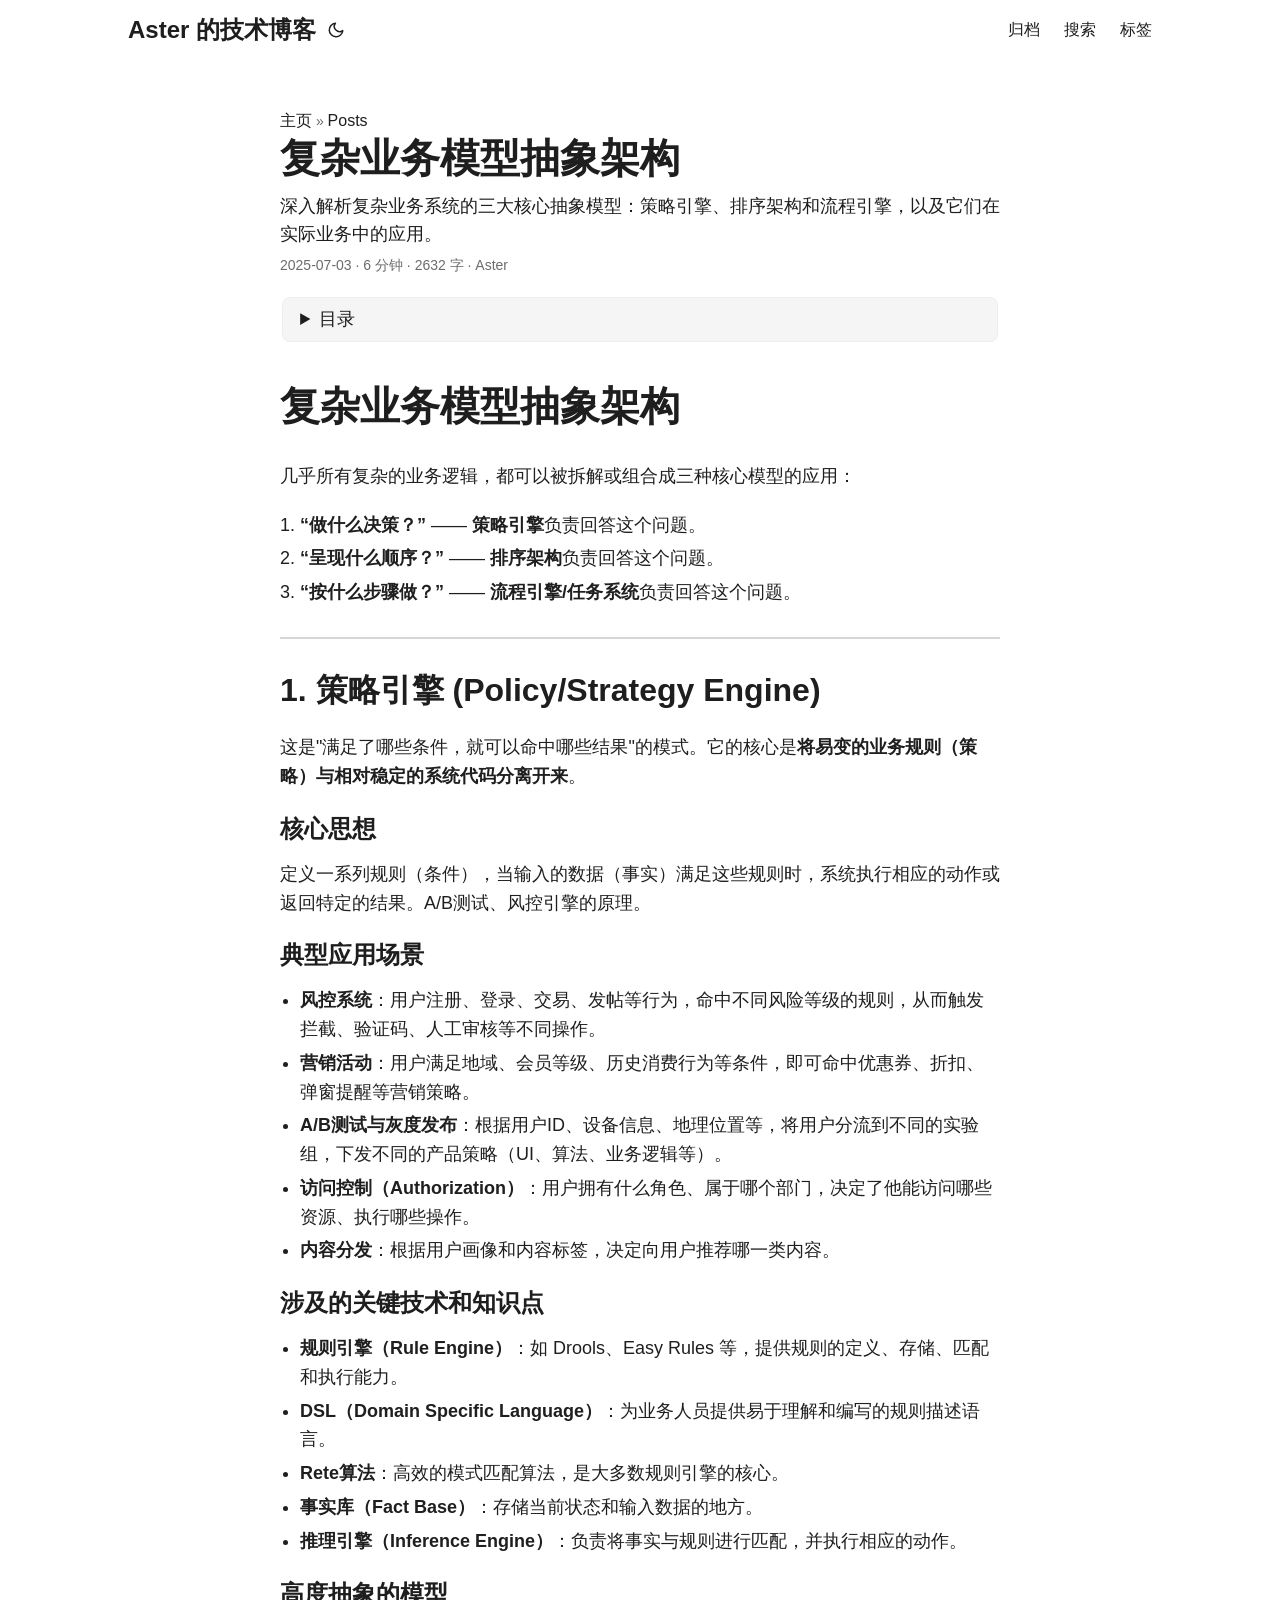
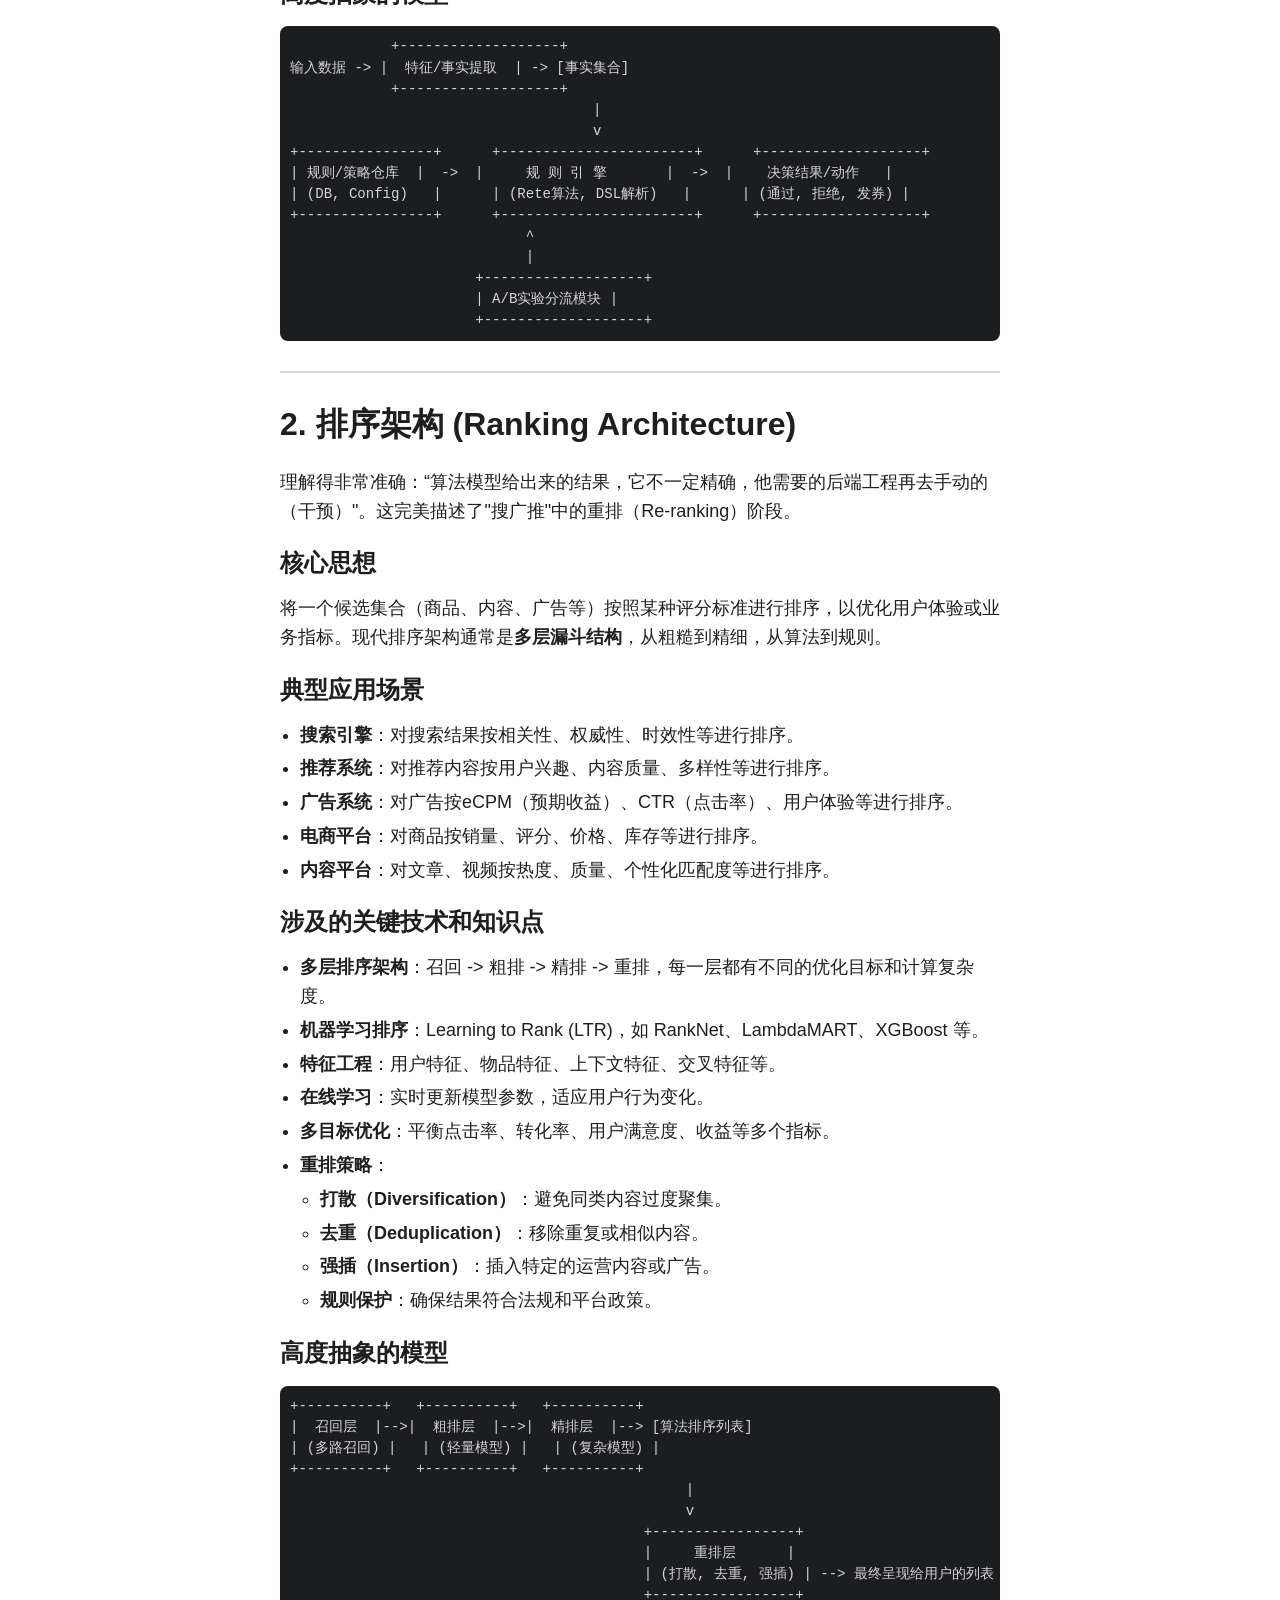
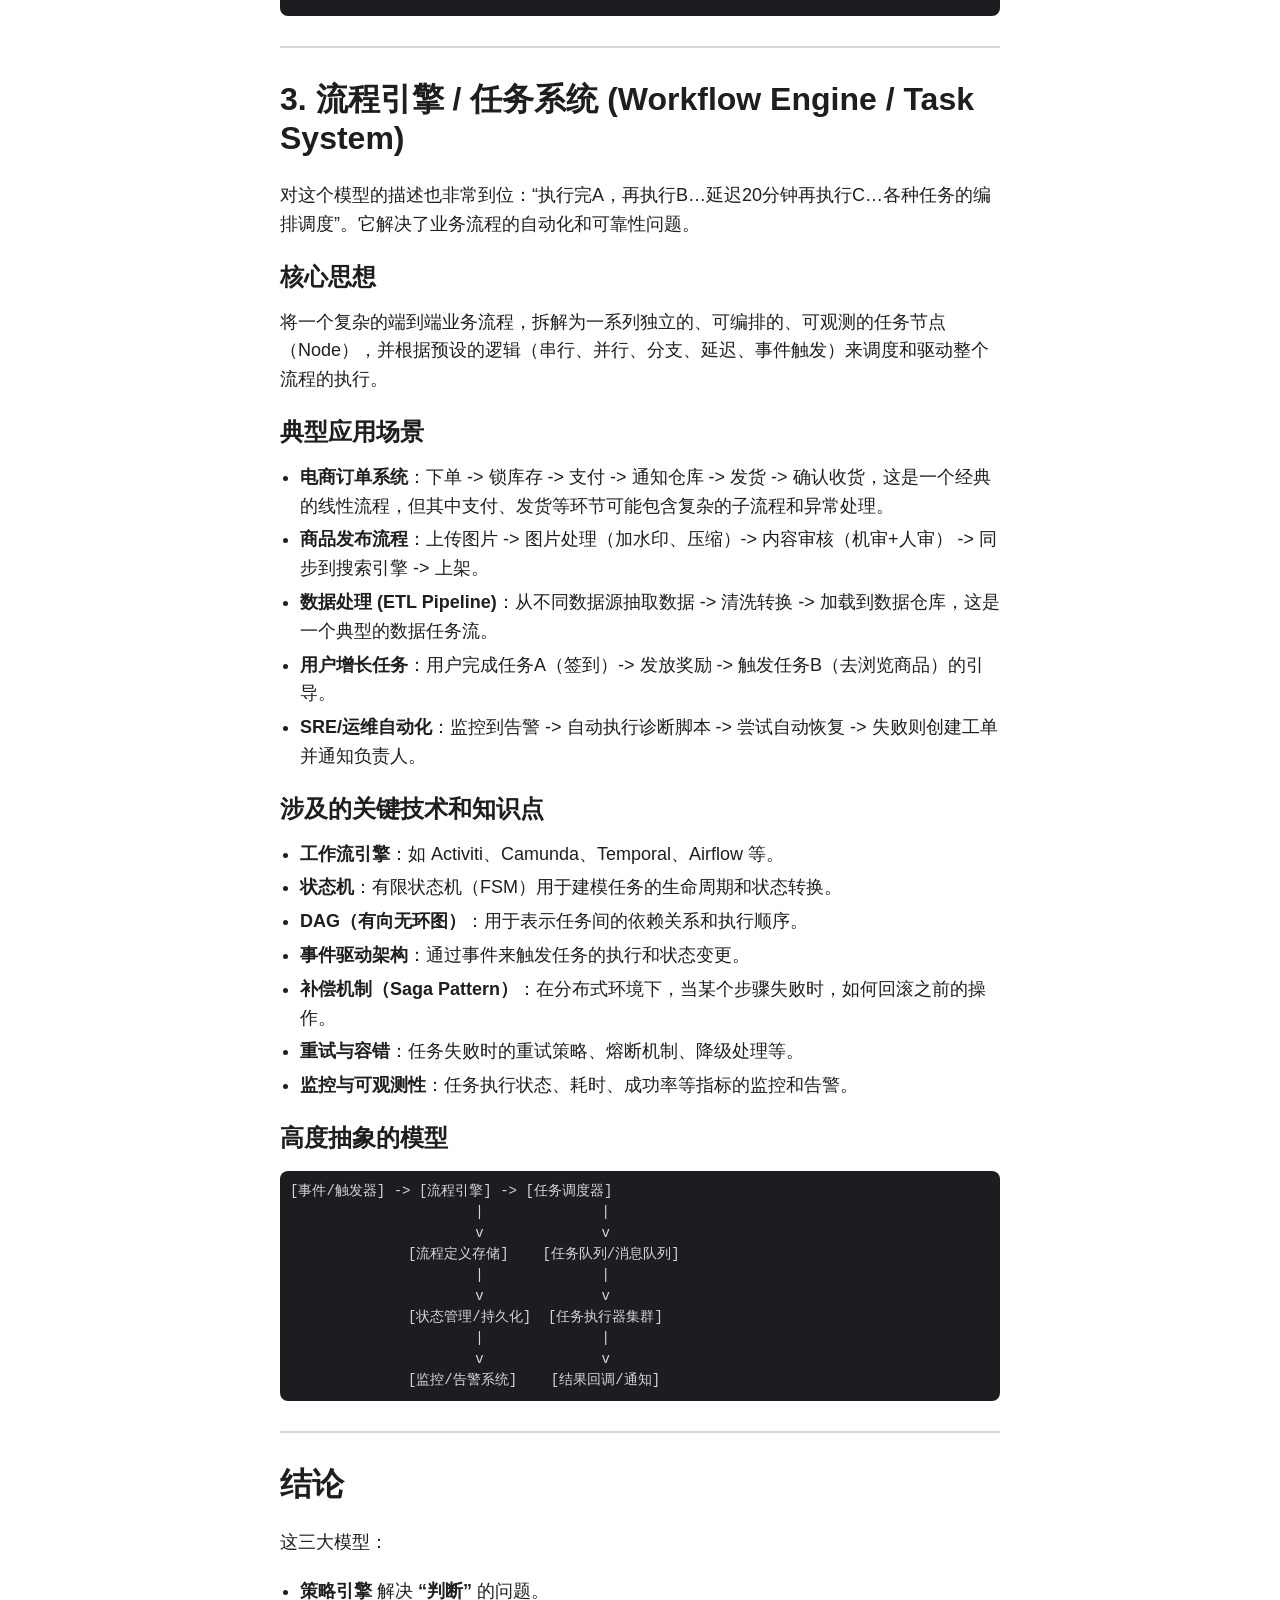
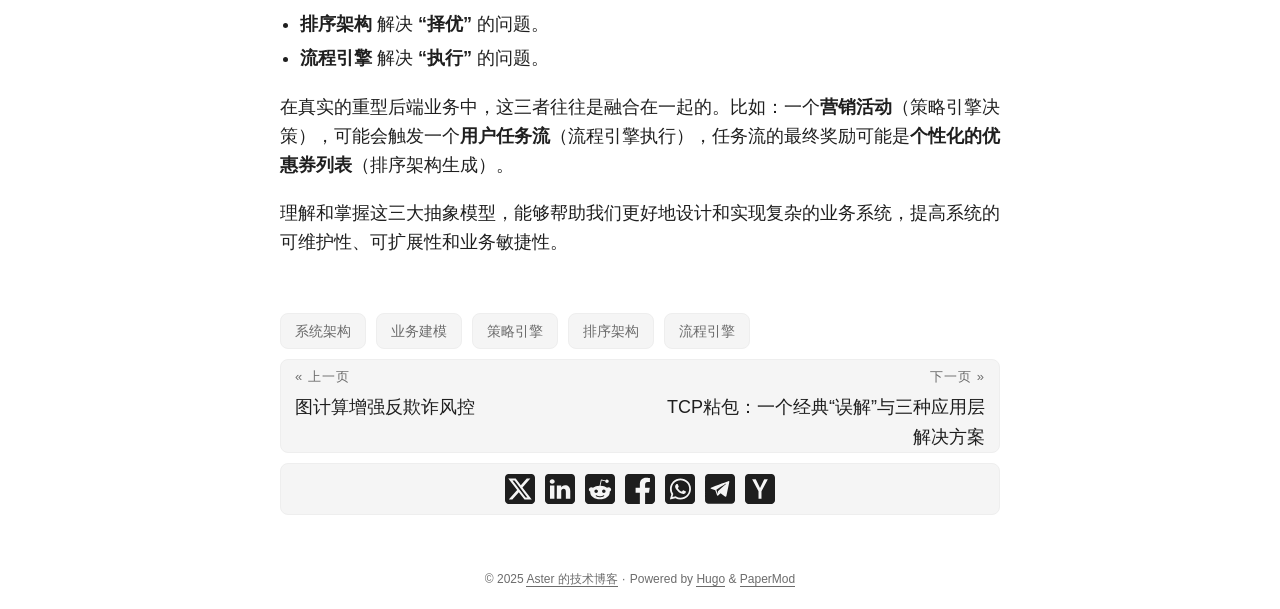
<file: posts/complex-business-model-architecture/index.html>
<!doctype html><html lang=zh dir=auto><head><meta charset=utf-8><meta http-equiv=X-UA-Compatible content="IE=edge"><meta name=viewport content="width=device-width,initial-scale=1,shrink-to-fit=no"><meta name=robots content="index, follow"><title>复杂业务模型抽象架构 | Aster 的技术博客</title><meta name=keywords content="系统架构,业务建模,策略引擎,排序架构,流程引擎"><meta name=description content="深入解析复杂业务系统的三大核心抽象模型：策略引擎、排序架构和流程引擎，以及它们在实际业务中的应用。"><meta name=author content="Aster"><link rel=canonical href=https://asterzephyr.github.io/posts/complex-business-model-architecture/><link crossorigin=anonymous href=/assets/css/stylesheet.8fe10233a706bc87f2e08b3cf97b8bd4c0a80f10675a143675d59212121037c0.css integrity="sha256-j+ECM6cGvIfy4Is8+XuL1MCoDxBnWhQ2ddWSEhIQN8A=" rel="preload stylesheet" as=style><link rel=icon href=https://asterzephyr.github.io/favicon.ico><link rel=icon type=image/png sizes=16x16 href=https://asterzephyr.github.io/favicon-16x16.png><link rel=icon type=image/png sizes=32x32 href=https://asterzephyr.github.io/favicon-32x32.png><link rel=apple-touch-icon href=https://asterzephyr.github.io/apple-touch-icon.png><link rel=mask-icon href=https://asterzephyr.github.io/safari-pinned-tab.svg><meta name=theme-color content="#2e2e33"><meta name=msapplication-TileColor content="#2e2e33"><link rel=alternate hreflang=zh href=https://asterzephyr.github.io/posts/complex-business-model-architecture/><noscript><style>#theme-toggle,.top-link{display:none}</style><style>@media(prefers-color-scheme:dark){:root{--theme:rgb(29, 30, 32);--entry:rgb(46, 46, 51);--primary:rgb(218, 218, 219);--secondary:rgb(155, 156, 157);--tertiary:rgb(65, 66, 68);--content:rgb(196, 196, 197);--code-block-bg:rgb(46, 46, 51);--code-bg:rgb(55, 56, 62);--border:rgb(51, 51, 51)}.list{background:var(--theme)}.list:not(.dark)::-webkit-scrollbar-track{background:0 0}.list:not(.dark)::-webkit-scrollbar-thumb{border-color:var(--theme)}}</style></noscript><script async src="https://www.googletagmanager.com/gtag/js?id=G-SZ2660B91F"></script><script>var dnt,doNotTrack=!1;if(!1&&(dnt=navigator.doNotTrack||window.doNotTrack||navigator.msDoNotTrack,doNotTrack=dnt=="1"||dnt=="yes"),!doNotTrack){window.dataLayer=window.dataLayer||[];function gtag(){dataLayer.push(arguments)}gtag("js",new Date),gtag("config","G-SZ2660B91F")}</script><meta property="og:url" content="https://asterzephyr.github.io/posts/complex-business-model-architecture/"><meta property="og:site_name" content="Aster 的技术博客"><meta property="og:title" content="复杂业务模型抽象架构"><meta property="og:description" content="深入解析复杂业务系统的三大核心抽象模型：策略引擎、排序架构和流程引擎，以及它们在实际业务中的应用。"><meta property="og:locale" content="zh-cn"><meta property="og:type" content="article"><meta property="article:section" content="posts"><meta property="article:published_time" content="2025-07-03T09:00:00+00:00"><meta property="article:modified_time" content="2025-07-03T19:01:44+08:00"><meta property="article:tag" content="系统架构"><meta property="article:tag" content="业务建模"><meta property="article:tag" content="策略引擎"><meta property="article:tag" content="排序架构"><meta property="article:tag" content="流程引擎"><meta name=twitter:card content="summary"><meta name=twitter:title content="复杂业务模型抽象架构"><meta name=twitter:description content="深入解析复杂业务系统的三大核心抽象模型：策略引擎、排序架构和流程引擎，以及它们在实际业务中的应用。"><script type=application/ld+json>{"@context":"https://schema.org","@type":"BreadcrumbList","itemListElement":[{"@type":"ListItem","position":1,"name":"Posts","item":"https://asterzephyr.github.io/posts/"},{"@type":"ListItem","position":2,"name":"复杂业务模型抽象架构","item":"https://asterzephyr.github.io/posts/complex-business-model-architecture/"}]}</script><script type=application/ld+json>{"@context":"https://schema.org","@type":"BlogPosting","headline":"复杂业务模型抽象架构","name":"复杂业务模型抽象架构","description":"深入解析复杂业务系统的三大核心抽象模型：策略引擎、排序架构和流程引擎，以及它们在实际业务中的应用。","keywords":["系统架构","业务建模","策略引擎","排序架构","流程引擎"],"articleBody":"复杂业务模型抽象架构 几乎所有复杂的业务逻辑，都可以被拆解或组合成三种核心模型的应用：\n“做什么决策？” —— 策略引擎负责回答这个问题。 “呈现什么顺序？” —— 排序架构负责回答这个问题。 “按什么步骤做？” —— 流程引擎/任务系统负责回答这个问题。 1. 策略引擎 (Policy/Strategy Engine) 这是\"满足了哪些条件，就可以命中哪些结果\"的模式。它的核心是将易变的业务规则（策略）与相对稳定的系统代码分离开来。\n核心思想 定义一系列规则（条件），当输入的数据（事实）满足这些规则时，系统执行相应的动作或返回特定的结果。A/B测试、风控引擎的原理。\n典型应用场景 风控系统：用户注册、登录、交易、发帖等行为，命中不同风险等级的规则，从而触发拦截、验证码、人工审核等不同操作。 营销活动：用户满足地域、会员等级、历史消费行为等条件，即可命中优惠券、折扣、弹窗提醒等营销策略。 A/B测试与灰度发布：根据用户ID、设备信息、地理位置等，将用户分流到不同的实验组，下发不同的产品策略（UI、算法、业务逻辑等）。 访问控制（Authorization）：用户拥有什么角色、属于哪个部门，决定了他能访问哪些资源、执行哪些操作。 内容分发：根据用户画像和内容标签，决定向用户推荐哪一类内容。 涉及的关键技术和知识点 规则引擎（Rule Engine）：如 Drools、Easy Rules 等，提供规则的定义、存储、匹配和执行能力。 DSL（Domain Specific Language）：为业务人员提供易于理解和编写的规则描述语言。 Rete算法：高效的模式匹配算法，是大多数规则引擎的核心。 事实库（Fact Base）：存储当前状态和输入数据的地方。 推理引擎（Inference Engine）：负责将事实与规则进行匹配，并执行相应的动作。 高度抽象的模型 +-------------------+ 输入数据 -\u003e | 特征/事实提取 | -\u003e [事实集合] +-------------------+ | v +----------------+ +-----------------------+ +-------------------+ | 规则/策略仓库 | -\u003e | 规 则 引 擎 | -\u003e | 决策结果/动作 | | (DB, Config) | | (Rete算法, DSL解析) | | (通过, 拒绝, 发券) | +----------------+ +-----------------------+ +-------------------+ ^ | +-------------------+ | A/B实验分流模块 | +-------------------+ 2. 排序架构 (Ranking Architecture) 理解得非常准确：“算法模型给出来的结果，它不一定精确，他需要的后端工程再去手动的（干预）\"。这完美描述了\"搜广推\"中的重排（Re-ranking）阶段。\n核心思想 将一个候选集合（商品、内容、广告等）按照某种评分标准进行排序，以优化用户体验或业务指标。现代排序架构通常是多层漏斗结构，从粗糙到精细，从算法到规则。\n典型应用场景 搜索引擎：对搜索结果按相关性、权威性、时效性等进行排序。 推荐系统：对推荐内容按用户兴趣、内容质量、多样性等进行排序。 广告系统：对广告按eCPM（预期收益）、CTR（点击率）、用户体验等进行排序。 电商平台：对商品按销量、评分、价格、库存等进行排序。 内容平台：对文章、视频按热度、质量、个性化匹配度等进行排序。 涉及的关键技术和知识点 多层排序架构：召回 -\u003e 粗排 -\u003e 精排 -\u003e 重排，每一层都有不同的优化目标和计算复杂度。 机器学习排序：Learning to Rank (LTR)，如 RankNet、LambdaMART、XGBoost 等。 特征工程：用户特征、物品特征、上下文特征、交叉特征等。 在线学习：实时更新模型参数，适应用户行为变化。 多目标优化：平衡点击率、转化率、用户满意度、收益等多个指标。 重排策略： 打散（Diversification）：避免同类内容过度聚集。 去重（Deduplication）：移除重复或相似内容。 强插（Insertion）：插入特定的运营内容或广告。 规则保护：确保结果符合法规和平台政策。 高度抽象的模型 +----------+ +----------+ +----------+ | 召回层 |--\u003e| 粗排层 |--\u003e| 精排层 |--\u003e [算法排序列表] | (多路召回) | | (轻量模型) | | (复杂模型) | +----------+ +----------+ +----------+ | v +-----------------+ | 重排层 | | (打散, 去重, 强插) | --\u003e 最终呈现给用户的列表 +-----------------+ 3. 流程引擎 / 任务系统 (Workflow Engine / Task System) 对这个模型的描述也非常到位：“执行完A，再执行B…延迟20分钟再执行C…各种任务的编排调度”。它解决了业务流程的自动化和可靠性问题。\n核心思想 将一个复杂的端到端业务流程，拆解为一系列独立的、可编排的、可观测的任务节点（Node），并根据预设的逻辑（串行、并行、分支、延迟、事件触发）来调度和驱动整个流程的执行。\n典型应用场景 电商订单系统：下单 -\u003e 锁库存 -\u003e 支付 -\u003e 通知仓库 -\u003e 发货 -\u003e 确认收货，这是一个经典的线性流程，但其中支付、发货等环节可能包含复杂的子流程和异常处理。 商品发布流程：上传图片 -\u003e 图片处理（加水印、压缩）-\u003e 内容审核（机审+人审） -\u003e 同步到搜索引擎 -\u003e 上架。 数据处理 (ETL Pipeline)：从不同数据源抽取数据 -\u003e 清洗转换 -\u003e 加载到数据仓库，这是一个典型的数据任务流。 用户增长任务：用户完成任务A（签到）-\u003e 发放奖励 -\u003e 触发任务B（去浏览商品）的引导。 SRE/运维自动化：监控到告警 -\u003e 自动执行诊断脚本 -\u003e 尝试自动恢复 -\u003e 失败则创建工单并通知负责人。 涉及的关键技术和知识点 工作流引擎：如 Activiti、Camunda、Temporal、Airflow 等。 状态机：有限状态机（FSM）用于建模任务的生命周期和状态转换。 DAG（有向无环图）：用于表示任务间的依赖关系和执行顺序。 事件驱动架构：通过事件来触发任务的执行和状态变更。 补偿机制（Saga Pattern）：在分布式环境下，当某个步骤失败时，如何回滚之前的操作。 重试与容错：任务失败时的重试策略、熔断机制、降级处理等。 监控与可观测性：任务执行状态、耗时、成功率等指标的监控和告警。 高度抽象的模型 [事件/触发器] -\u003e [流程引擎] -\u003e [任务调度器] | | v v [流程定义存储] [任务队列/消息队列] | | v v [状态管理/持久化] [任务执行器集群] | | v v [监控/告警系统] [结果回调/通知] 结论 这三大模型：\n策略引擎 解决 “判断” 的问题。 排序架构 解决 “择优” 的问题。 流程引擎 解决 “执行” 的问题。 在真实的重型后端业务中，这三者往往是融合在一起的。比如：一个营销活动（策略引擎决策），可能会触发一个用户任务流（流程引擎执行），任务流的最终奖励可能是个性化的优惠券列表（排序架构生成）。\n理解和掌握这三大抽象模型，能够帮助我们更好地设计和实现复杂的业务系统，提高系统的可维护性、可扩展性和业务敏捷性。\n","wordCount":"2632","inLanguage":"zh","datePublished":"2025-07-03T09:00:00Z","dateModified":"2025-07-03T19:01:44+08:00","author":{"@type":"Person","name":"Aster"},"mainEntityOfPage":{"@type":"WebPage","@id":"https://asterzephyr.github.io/posts/complex-business-model-architecture/"},"publisher":{"@type":"Organization","name":"Aster 的技术博客","logo":{"@type":"ImageObject","url":"https://asterzephyr.github.io/favicon.ico"}}}</script></head><body id=top><script>localStorage.getItem("pref-theme")==="dark"?document.body.classList.add("dark"):localStorage.getItem("pref-theme")==="light"?document.body.classList.remove("dark"):window.matchMedia("(prefers-color-scheme: dark)").matches&&document.body.classList.add("dark")</script><header class=header><nav class=nav><div class=logo><a href=https://asterzephyr.github.io/ accesskey=h title="Aster 的技术博客 (Alt + H)">Aster 的技术博客</a><div class=logo-switches><button id=theme-toggle accesskey=t title="(Alt + T)" aria-label="Toggle theme">
<svg id="moon" width="24" height="18" viewBox="0 0 24 24" fill="none" stroke="currentColor" stroke-width="2" stroke-linecap="round" stroke-linejoin="round"><path d="M21 12.79A9 9 0 1111.21 3 7 7 0 0021 12.79z"/></svg>
<svg id="sun" width="24" height="18" viewBox="0 0 24 24" fill="none" stroke="currentColor" stroke-width="2" stroke-linecap="round" stroke-linejoin="round"><circle cx="12" cy="12" r="5"/><line x1="12" y1="1" x2="12" y2="3"/><line x1="12" y1="21" x2="12" y2="23"/><line x1="4.22" y1="4.22" x2="5.64" y2="5.64"/><line x1="18.36" y1="18.36" x2="19.78" y2="19.78"/><line x1="1" y1="12" x2="3" y2="12"/><line x1="21" y1="12" x2="23" y2="12"/><line x1="4.22" y1="19.78" x2="5.64" y2="18.36"/><line x1="18.36" y1="5.64" x2="19.78" y2="4.22"/></svg></button></div></div><ul id=menu><li><a href=https://asterzephyr.github.io/archives/ title=归档><span>归档</span></a></li><li><a href=https://asterzephyr.github.io/search/ title=搜索><span>搜索</span></a></li><li><a href=https://asterzephyr.github.io/tags/ title=标签><span>标签</span></a></li></ul></nav></header><main class=main><article class=post-single><header class=post-header><div class=breadcrumbs><a href=https://asterzephyr.github.io/>主页</a>&nbsp;»&nbsp;<a href=https://asterzephyr.github.io/posts/>Posts</a></div><h1 class="post-title entry-hint-parent">复杂业务模型抽象架构</h1><div class=post-description>深入解析复杂业务系统的三大核心抽象模型：策略引擎、排序架构和流程引擎，以及它们在实际业务中的应用。</div><div class=post-meta><span title='2025-07-03 09:00:00 +0000 UTC'>2025-07-03</span>&nbsp;·&nbsp;6 分钟&nbsp;·&nbsp;2632 字&nbsp;·&nbsp;Aster</div></header><div class=toc><details><summary accesskey=c title="(Alt + C)"><span class=details>目录</span></summary><div class=inner><nav id=TableOfContents><ul><li><a href=#1-策略引擎-policystrategy-engine>1. 策略引擎 (Policy/Strategy Engine)</a><ul><li><a href=#核心思想>核心思想</a></li><li><a href=#典型应用场景>典型应用场景</a></li><li><a href=#涉及的关键技术和知识点>涉及的关键技术和知识点</a></li><li><a href=#高度抽象的模型>高度抽象的模型</a></li></ul></li><li><a href=#2-排序架构-ranking-architecture>2. 排序架构 (Ranking Architecture)</a><ul><li><a href=#核心思想-1>核心思想</a></li><li><a href=#典型应用场景-1>典型应用场景</a></li><li><a href=#涉及的关键技术和知识点-1>涉及的关键技术和知识点</a></li><li><a href=#高度抽象的模型-1>高度抽象的模型</a></li></ul></li><li><a href=#3-流程引擎--任务系统-workflow-engine--task-system>3. 流程引擎 / 任务系统 (Workflow Engine / Task System)</a><ul><li><a href=#核心思想-2>核心思想</a></li><li><a href=#典型应用场景-2>典型应用场景</a></li><li><a href=#涉及的关键技术和知识点-2>涉及的关键技术和知识点</a></li><li><a href=#高度抽象的模型-2>高度抽象的模型</a></li></ul></li><li><a href=#结论>结论</a></li></ul></nav></div></details></div><div class=post-content><h1 id=复杂业务模型抽象架构>复杂业务模型抽象架构<a hidden class=anchor aria-hidden=true href=#复杂业务模型抽象架构>#</a></h1><p>几乎所有复杂的业务逻辑，都可以被拆解或组合成三种核心模型的应用：</p><ol><li><strong>&ldquo;做什么决策？&rdquo;</strong> —— <strong>策略引擎</strong>负责回答这个问题。</li><li><strong>&ldquo;呈现什么顺序？&rdquo;</strong> —— <strong>排序架构</strong>负责回答这个问题。</li><li><strong>&ldquo;按什么步骤做？&rdquo;</strong> —— <strong>流程引擎/任务系统</strong>负责回答这个问题。</li></ol><hr><h2 id=1-策略引擎-policystrategy-engine>1. 策略引擎 (Policy/Strategy Engine)<a hidden class=anchor aria-hidden=true href=#1-策略引擎-policystrategy-engine>#</a></h2><p>这是"满足了哪些条件，就可以命中哪些结果"的模式。它的核心是<strong>将易变的业务规则（策略）与相对稳定的系统代码分离开来</strong>。</p><h3 id=核心思想>核心思想<a hidden class=anchor aria-hidden=true href=#核心思想>#</a></h3><p>定义一系列规则（条件），当输入的数据（事实）满足这些规则时，系统执行相应的动作或返回特定的结果。A/B测试、风控引擎的原理。</p><h3 id=典型应用场景>典型应用场景<a hidden class=anchor aria-hidden=true href=#典型应用场景>#</a></h3><ul><li><strong>风控系统</strong>：用户注册、登录、交易、发帖等行为，命中不同风险等级的规则，从而触发拦截、验证码、人工审核等不同操作。</li><li><strong>营销活动</strong>：用户满足地域、会员等级、历史消费行为等条件，即可命中优惠券、折扣、弹窗提醒等营销策略。</li><li><strong>A/B测试与灰度发布</strong>：根据用户ID、设备信息、地理位置等，将用户分流到不同的实验组，下发不同的产品策略（UI、算法、业务逻辑等）。</li><li><strong>访问控制（Authorization）</strong>：用户拥有什么角色、属于哪个部门，决定了他能访问哪些资源、执行哪些操作。</li><li><strong>内容分发</strong>：根据用户画像和内容标签，决定向用户推荐哪一类内容。</li></ul><h3 id=涉及的关键技术和知识点>涉及的关键技术和知识点<a hidden class=anchor aria-hidden=true href=#涉及的关键技术和知识点>#</a></h3><ul><li><strong>规则引擎（Rule Engine）</strong>：如 Drools、Easy Rules 等，提供规则的定义、存储、匹配和执行能力。</li><li><strong>DSL（Domain Specific Language）</strong>：为业务人员提供易于理解和编写的规则描述语言。</li><li><strong>Rete算法</strong>：高效的模式匹配算法，是大多数规则引擎的核心。</li><li><strong>事实库（Fact Base）</strong>：存储当前状态和输入数据的地方。</li><li><strong>推理引擎（Inference Engine）</strong>：负责将事实与规则进行匹配，并执行相应的动作。</li></ul><h3 id=高度抽象的模型>高度抽象的模型<a hidden class=anchor aria-hidden=true href=#高度抽象的模型>#</a></h3><pre tabindex=0><code>            +-------------------+
输入数据 -&gt; |  特征/事实提取  | -&gt; [事实集合]
            +-------------------+
                                    |
                                    v
+----------------+      +-----------------------+      +-------------------+
| 规则/策略仓库  |  -&gt;  |     规 则 引 擎       |  -&gt;  |    决策结果/动作   |
| (DB, Config)   |      | (Rete算法, DSL解析)   |      | (通过, 拒绝, 发券) |
+----------------+      +-----------------------+      +-------------------+
                            ^
                            |
                      +-------------------+
                      | A/B实验分流模块 |
                      +-------------------+
</code></pre><hr><h2 id=2-排序架构-ranking-architecture>2. 排序架构 (Ranking Architecture)<a hidden class=anchor aria-hidden=true href=#2-排序架构-ranking-architecture>#</a></h2><p>理解得非常准确：&ldquo;算法模型给出来的结果，它不一定精确，他需要的后端工程再去手动的（干预）"。这完美描述了"搜广推"中的重排（Re-ranking）阶段。</p><h3 id=核心思想-1>核心思想<a hidden class=anchor aria-hidden=true href=#核心思想-1>#</a></h3><p>将一个候选集合（商品、内容、广告等）按照某种评分标准进行排序，以优化用户体验或业务指标。现代排序架构通常是<strong>多层漏斗结构</strong>，从粗糙到精细，从算法到规则。</p><h3 id=典型应用场景-1>典型应用场景<a hidden class=anchor aria-hidden=true href=#典型应用场景-1>#</a></h3><ul><li><strong>搜索引擎</strong>：对搜索结果按相关性、权威性、时效性等进行排序。</li><li><strong>推荐系统</strong>：对推荐内容按用户兴趣、内容质量、多样性等进行排序。</li><li><strong>广告系统</strong>：对广告按eCPM（预期收益）、CTR（点击率）、用户体验等进行排序。</li><li><strong>电商平台</strong>：对商品按销量、评分、价格、库存等进行排序。</li><li><strong>内容平台</strong>：对文章、视频按热度、质量、个性化匹配度等进行排序。</li></ul><h3 id=涉及的关键技术和知识点-1>涉及的关键技术和知识点<a hidden class=anchor aria-hidden=true href=#涉及的关键技术和知识点-1>#</a></h3><ul><li><strong>多层排序架构</strong>：召回 -> 粗排 -> 精排 -> 重排，每一层都有不同的优化目标和计算复杂度。</li><li><strong>机器学习排序</strong>：Learning to Rank (LTR)，如 RankNet、LambdaMART、XGBoost 等。</li><li><strong>特征工程</strong>：用户特征、物品特征、上下文特征、交叉特征等。</li><li><strong>在线学习</strong>：实时更新模型参数，适应用户行为变化。</li><li><strong>多目标优化</strong>：平衡点击率、转化率、用户满意度、收益等多个指标。</li><li><strong>重排策略</strong>：<ul><li><strong>打散（Diversification）</strong>：避免同类内容过度聚集。</li><li><strong>去重（Deduplication）</strong>：移除重复或相似内容。</li><li><strong>强插（Insertion）</strong>：插入特定的运营内容或广告。</li><li><strong>规则保护</strong>：确保结果符合法规和平台政策。</li></ul></li></ul><h3 id=高度抽象的模型-1>高度抽象的模型<a hidden class=anchor aria-hidden=true href=#高度抽象的模型-1>#</a></h3><pre tabindex=0><code>+----------+   +----------+   +----------+
|  召回层  |--&gt;|  粗排层  |--&gt;|  精排层  |--&gt; [算法排序列表]
| (多路召回) |   | (轻量模型) |   | (复杂模型) |
+----------+   +----------+   +----------+
                                               |
                                               v
                                          +-----------------+
                                          |     重排层      |
                                          | (打散, 去重, 强插) | --&gt; 最终呈现给用户的列表
                                          +-----------------+
</code></pre><hr><h2 id=3-流程引擎--任务系统-workflow-engine--task-system>3. 流程引擎 / 任务系统 (Workflow Engine / Task System)<a hidden class=anchor aria-hidden=true href=#3-流程引擎--任务系统-workflow-engine--task-system>#</a></h2><p>对这个模型的描述也非常到位：&ldquo;执行完A，再执行B&mldr;延迟20分钟再执行C&mldr;各种任务的编排调度&rdquo;。它解决了业务流程的自动化和可靠性问题。</p><h3 id=核心思想-2>核心思想<a hidden class=anchor aria-hidden=true href=#核心思想-2>#</a></h3><p>将一个复杂的端到端业务流程，拆解为一系列独立的、可编排的、可观测的任务节点（Node），并根据预设的逻辑（串行、并行、分支、延迟、事件触发）来调度和驱动整个流程的执行。</p><h3 id=典型应用场景-2>典型应用场景<a hidden class=anchor aria-hidden=true href=#典型应用场景-2>#</a></h3><ul><li><strong>电商订单系统</strong>：下单 -> 锁库存 -> 支付 -> 通知仓库 -> 发货 -> 确认收货，这是一个经典的线性流程，但其中支付、发货等环节可能包含复杂的子流程和异常处理。</li><li><strong>商品发布流程</strong>：上传图片 -> 图片处理（加水印、压缩）-> 内容审核（机审+人审） -> 同步到搜索引擎 -> 上架。</li><li><strong>数据处理 (ETL Pipeline)</strong>：从不同数据源抽取数据 -> 清洗转换 -> 加载到数据仓库，这是一个典型的数据任务流。</li><li><strong>用户增长任务</strong>：用户完成任务A（签到）-> 发放奖励 -> 触发任务B（去浏览商品）的引导。</li><li><strong>SRE/运维自动化</strong>：监控到告警 -> 自动执行诊断脚本 -> 尝试自动恢复 -> 失败则创建工单并通知负责人。</li></ul><h3 id=涉及的关键技术和知识点-2>涉及的关键技术和知识点<a hidden class=anchor aria-hidden=true href=#涉及的关键技术和知识点-2>#</a></h3><ul><li><strong>工作流引擎</strong>：如 Activiti、Camunda、Temporal、Airflow 等。</li><li><strong>状态机</strong>：有限状态机（FSM）用于建模任务的生命周期和状态转换。</li><li><strong>DAG（有向无环图）</strong>：用于表示任务间的依赖关系和执行顺序。</li><li><strong>事件驱动架构</strong>：通过事件来触发任务的执行和状态变更。</li><li><strong>补偿机制（Saga Pattern）</strong>：在分布式环境下，当某个步骤失败时，如何回滚之前的操作。</li><li><strong>重试与容错</strong>：任务失败时的重试策略、熔断机制、降级处理等。</li><li><strong>监控与可观测性</strong>：任务执行状态、耗时、成功率等指标的监控和告警。</li></ul><h3 id=高度抽象的模型-2>高度抽象的模型<a hidden class=anchor aria-hidden=true href=#高度抽象的模型-2>#</a></h3><pre tabindex=0><code>[事件/触发器] -&gt; [流程引擎] -&gt; [任务调度器]
                      |              |
                      v              v
              [流程定义存储]    [任务队列/消息队列]
                      |              |
                      v              v
              [状态管理/持久化]  [任务执行器集群]
                      |              |
                      v              v
              [监控/告警系统]    [结果回调/通知]
</code></pre><hr><h2 id=结论>结论<a hidden class=anchor aria-hidden=true href=#结论>#</a></h2><p>这三大模型：</p><ul><li><strong>策略引擎</strong> 解决 <strong>&ldquo;判断&rdquo;</strong> 的问题。</li><li><strong>排序架构</strong> 解决 <strong>&ldquo;择优&rdquo;</strong> 的问题。</li><li><strong>流程引擎</strong> 解决 <strong>&ldquo;执行&rdquo;</strong> 的问题。</li></ul><p>在真实的重型后端业务中，这三者往往是融合在一起的。比如：一个<strong>营销活动</strong>（策略引擎决策），可能会触发一个<strong>用户任务流</strong>（流程引擎执行），任务流的最终奖励可能是<strong>个性化的优惠券列表</strong>（排序架构生成）。</p><p>理解和掌握这三大抽象模型，能够帮助我们更好地设计和实现复杂的业务系统，提高系统的可维护性、可扩展性和业务敏捷性。</p></div><footer class=post-footer><ul class=post-tags><li><a href=https://asterzephyr.github.io/tags/%E7%B3%BB%E7%BB%9F%E6%9E%B6%E6%9E%84/>系统架构</a></li><li><a href=https://asterzephyr.github.io/tags/%E4%B8%9A%E5%8A%A1%E5%BB%BA%E6%A8%A1/>业务建模</a></li><li><a href=https://asterzephyr.github.io/tags/%E7%AD%96%E7%95%A5%E5%BC%95%E6%93%8E/>策略引擎</a></li><li><a href=https://asterzephyr.github.io/tags/%E6%8E%92%E5%BA%8F%E6%9E%B6%E6%9E%84/>排序架构</a></li><li><a href=https://asterzephyr.github.io/tags/%E6%B5%81%E7%A8%8B%E5%BC%95%E6%93%8E/>流程引擎</a></li></ul><nav class=paginav><a class=prev href=https://asterzephyr.github.io/posts/graph-computing-anti-fraud/><span class=title>« 上一页</span><br><span>图计算增强反欺诈风控</span>
</a><a class=next href=https://asterzephyr.github.io/posts/tcp-/><span class=title>下一页 »</span><br><span>TCP粘包：一个经典“误解”与三种应用层解决方案</span></a></nav><ul class=share-buttons><li><a target=_blank rel="noopener noreferrer" aria-label="share 复杂业务模型抽象架构 on x" href="https://x.com/intent/tweet/?text=%e5%a4%8d%e6%9d%82%e4%b8%9a%e5%8a%a1%e6%a8%a1%e5%9e%8b%e6%8a%bd%e8%b1%a1%e6%9e%b6%e6%9e%84&amp;url=https%3a%2f%2fasterzephyr.github.io%2fposts%2fcomplex-business-model-architecture%2f&amp;hashtags=%e7%b3%bb%e7%bb%9f%e6%9e%b6%e6%9e%84%2c%e4%b8%9a%e5%8a%a1%e5%bb%ba%e6%a8%a1%2c%e7%ad%96%e7%95%a5%e5%bc%95%e6%93%8e%2c%e6%8e%92%e5%ba%8f%e6%9e%b6%e6%9e%84%2c%e6%b5%81%e7%a8%8b%e5%bc%95%e6%93%8e"><svg viewBox="0 0 512 512" height="30" width="30" fill="currentColor"><path d="M512 62.554V449.446C512 483.97 483.97 512 449.446 512H62.554C28.03 512 0 483.97.0 449.446V62.554C0 28.03 28.029.0 62.554.0H449.446C483.971.0 512 28.03 512 62.554zM269.951 190.75 182.567 75.216H56L207.216 272.95 63.9 436.783h61.366L235.9 310.383l96.667 126.4H456L298.367 228.367l134-153.151H371.033zM127.633 110h36.468l219.38 290.065H349.5z"/></svg></a></li><li><a target=_blank rel="noopener noreferrer" aria-label="share 复杂业务模型抽象架构 on linkedin" href="https://www.linkedin.com/shareArticle?mini=true&amp;url=https%3a%2f%2fasterzephyr.github.io%2fposts%2fcomplex-business-model-architecture%2f&amp;title=%e5%a4%8d%e6%9d%82%e4%b8%9a%e5%8a%a1%e6%a8%a1%e5%9e%8b%e6%8a%bd%e8%b1%a1%e6%9e%b6%e6%9e%84&amp;summary=%e5%a4%8d%e6%9d%82%e4%b8%9a%e5%8a%a1%e6%a8%a1%e5%9e%8b%e6%8a%bd%e8%b1%a1%e6%9e%b6%e6%9e%84&amp;source=https%3a%2f%2fasterzephyr.github.io%2fposts%2fcomplex-business-model-architecture%2f"><svg viewBox="0 0 512 512" height="30" width="30" fill="currentColor"><path d="M449.446.0C483.971.0 512 28.03 512 62.554v386.892C512 483.97 483.97 512 449.446 512H62.554c-34.524.0-62.554-28.03-62.554-62.554V62.554c0-34.524 28.029-62.554 62.554-62.554h386.892zM160.461 423.278V197.561h-75.04v225.717h75.04zm270.539.0V293.839c0-69.333-37.018-101.586-86.381-101.586-39.804.0-57.634 21.891-67.617 37.266v-31.958h-75.021c.995 21.181.0 225.717.0 225.717h75.02V297.222c0-6.748.486-13.492 2.474-18.315 5.414-13.475 17.767-27.434 38.494-27.434 27.135.0 38.007 20.707 38.007 51.037v120.768H431zM123.448 88.722C97.774 88.722 81 105.601 81 127.724c0 21.658 16.264 39.002 41.455 39.002h.484c26.165.0 42.452-17.344 42.452-39.002-.485-22.092-16.241-38.954-41.943-39.002z"/></svg></a></li><li><a target=_blank rel="noopener noreferrer" aria-label="share 复杂业务模型抽象架构 on reddit" href="https://reddit.com/submit?url=https%3a%2f%2fasterzephyr.github.io%2fposts%2fcomplex-business-model-architecture%2f&title=%e5%a4%8d%e6%9d%82%e4%b8%9a%e5%8a%a1%e6%a8%a1%e5%9e%8b%e6%8a%bd%e8%b1%a1%e6%9e%b6%e6%9e%84"><svg viewBox="0 0 512 512" height="30" width="30" fill="currentColor"><path d="M449.446.0C483.971.0 512 28.03 512 62.554v386.892C512 483.97 483.97 512 449.446 512H62.554c-34.524.0-62.554-28.03-62.554-62.554V62.554c0-34.524 28.029-62.554 62.554-62.554h386.892zM446 265.638c0-22.964-18.616-41.58-41.58-41.58-11.211.0-21.361 4.457-28.841 11.666-28.424-20.508-67.586-33.757-111.204-35.278l18.941-89.121 61.884 13.157c.756 15.734 13.642 28.29 29.56 28.29 16.407.0 29.706-13.299 29.706-29.701.0-16.403-13.299-29.702-29.706-29.702-11.666.0-21.657 6.792-26.515 16.578l-69.105-14.69c-1.922-.418-3.939-.042-5.585 1.036-1.658 1.073-2.811 2.761-3.224 4.686l-21.152 99.438c-44.258 1.228-84.046 14.494-112.837 35.232-7.468-7.164-17.589-11.591-28.757-11.591-22.965.0-41.585 18.616-41.585 41.58.0 16.896 10.095 31.41 24.568 37.918-.639 4.135-.99 8.328-.99 12.576.0 63.977 74.469 115.836 166.33 115.836s166.334-51.859 166.334-115.836c0-4.218-.347-8.387-.977-12.493 14.564-6.47 24.735-21.034 24.735-38.001zM326.526 373.831c-20.27 20.241-59.115 21.816-70.534 21.816-11.428.0-50.277-1.575-70.522-21.82-3.007-3.008-3.007-7.882.0-10.889 3.003-2.999 7.882-3.003 10.885.0 12.777 12.781 40.11 17.317 59.637 17.317 19.522.0 46.86-4.536 59.657-17.321 3.016-2.999 7.886-2.995 10.885.008 3.008 3.011 3.003 7.882-.008 10.889zm-5.23-48.781c-16.373.0-29.701-13.324-29.701-29.698.0-16.381 13.328-29.714 29.701-29.714 16.378.0 29.706 13.333 29.706 29.714.0 16.374-13.328 29.698-29.706 29.698zM160.91 295.348c0-16.381 13.328-29.71 29.714-29.71 16.369.0 29.689 13.329 29.689 29.71.0 16.373-13.32 29.693-29.689 29.693-16.386.0-29.714-13.32-29.714-29.693z"/></svg></a></li><li><a target=_blank rel="noopener noreferrer" aria-label="share 复杂业务模型抽象架构 on facebook" href="https://facebook.com/sharer/sharer.php?u=https%3a%2f%2fasterzephyr.github.io%2fposts%2fcomplex-business-model-architecture%2f"><svg viewBox="0 0 512 512" height="30" width="30" fill="currentColor"><path d="M449.446.0C483.971.0 512 28.03 512 62.554v386.892C512 483.97 483.97 512 449.446 512H342.978V319.085h66.6l12.672-82.621h-79.272v-53.617c0-22.603 11.073-44.636 46.58-44.636H425.6v-70.34s-32.71-5.582-63.982-5.582c-65.288.0-107.96 39.569-107.96 111.204v62.971h-72.573v82.621h72.573V512h-191.104c-34.524.0-62.554-28.03-62.554-62.554V62.554c0-34.524 28.029-62.554 62.554-62.554h386.892z"/></svg></a></li><li><a target=_blank rel="noopener noreferrer" aria-label="share 复杂业务模型抽象架构 on whatsapp" href="https://api.whatsapp.com/send?text=%e5%a4%8d%e6%9d%82%e4%b8%9a%e5%8a%a1%e6%a8%a1%e5%9e%8b%e6%8a%bd%e8%b1%a1%e6%9e%b6%e6%9e%84%20-%20https%3a%2f%2fasterzephyr.github.io%2fposts%2fcomplex-business-model-architecture%2f"><svg viewBox="0 0 512 512" height="30" width="30" fill="currentColor"><path d="M449.446.0C483.971.0 512 28.03 512 62.554v386.892C512 483.97 483.97 512 449.446 512H62.554c-34.524.0-62.554-28.03-62.554-62.554V62.554c0-34.524 28.029-62.554 62.554-62.554h386.892zm-58.673 127.703c-33.842-33.881-78.847-52.548-126.798-52.568-98.799.0-179.21 80.405-179.249 179.234-.013 31.593 8.241 62.428 23.927 89.612l-25.429 92.884 95.021-24.925c26.181 14.28 55.659 21.807 85.658 21.816h.074c98.789.0 179.206-80.413 179.247-179.243.018-47.895-18.61-92.93-52.451-126.81zM263.976 403.485h-.06c-26.734-.01-52.954-7.193-75.828-20.767l-5.441-3.229-56.386 14.792 15.05-54.977-3.542-5.637c-14.913-23.72-22.791-51.136-22.779-79.287.033-82.142 66.867-148.971 149.046-148.971 39.793.014 77.199 15.531 105.329 43.692 28.128 28.16 43.609 65.592 43.594 105.4-.034 82.149-66.866 148.983-148.983 148.984zm81.721-111.581c-4.479-2.242-26.499-13.075-30.604-14.571-4.105-1.495-7.091-2.241-10.077 2.241-2.986 4.483-11.569 14.572-14.182 17.562-2.612 2.988-5.225 3.364-9.703 1.12-4.479-2.241-18.91-6.97-36.017-22.23C231.8 264.15 222.81 249.484 220.198 245s-.279-6.908 1.963-9.14c2.016-2.007 4.48-5.232 6.719-7.847 2.24-2.615 2.986-4.484 4.479-7.472 1.493-2.99.747-5.604-.374-7.846-1.119-2.241-10.077-24.288-13.809-33.256-3.635-8.733-7.327-7.55-10.077-7.688-2.609-.13-5.598-.158-8.583-.158-2.986.0-7.839 1.121-11.944 5.604-4.105 4.484-15.675 15.32-15.675 37.364.0 22.046 16.048 43.342 18.287 46.332 2.24 2.99 31.582 48.227 76.511 67.627 10.685 4.615 19.028 7.371 25.533 9.434 10.728 3.41 20.492 2.929 28.209 1.775 8.605-1.285 26.499-10.833 30.231-21.295 3.732-10.464 3.732-19.431 2.612-21.298-1.119-1.869-4.105-2.99-8.583-5.232z"/></svg></a></li><li><a target=_blank rel="noopener noreferrer" aria-label="share 复杂业务模型抽象架构 on telegram" href="https://telegram.me/share/url?text=%e5%a4%8d%e6%9d%82%e4%b8%9a%e5%8a%a1%e6%a8%a1%e5%9e%8b%e6%8a%bd%e8%b1%a1%e6%9e%b6%e6%9e%84&amp;url=https%3a%2f%2fasterzephyr.github.io%2fposts%2fcomplex-business-model-architecture%2f"><svg viewBox="2 2 28 28" height="30" width="30" fill="currentColor"><path d="M26.49 29.86H5.5a3.37 3.37.0 01-2.47-1 3.35 3.35.0 01-1-2.47V5.48A3.36 3.36.0 013 3 3.37 3.37.0 015.5 2h21A3.38 3.38.0 0129 3a3.36 3.36.0 011 2.46V26.37a3.35 3.35.0 01-1 2.47 3.38 3.38.0 01-2.51 1.02zm-5.38-6.71a.79.79.0 00.85-.66L24.73 9.24a.55.55.0 00-.18-.46.62.62.0 00-.41-.17q-.08.0-16.53 6.11a.59.59.0 00-.41.59.57.57.0 00.43.52l4 1.24 1.61 4.83a.62.62.0 00.63.43.56.56.0 00.4-.17L16.54 20l4.09 3A.9.9.0 0021.11 23.15zM13.8 20.71l-1.21-4q8.72-5.55 8.78-5.55c.15.0.23.0.23.16a.18.18.0 010 .06s-2.51 2.3-7.52 6.8z"/></svg></a></li><li><a target=_blank rel="noopener noreferrer" aria-label="share 复杂业务模型抽象架构 on ycombinator" href="https://news.ycombinator.com/submitlink?t=%e5%a4%8d%e6%9d%82%e4%b8%9a%e5%8a%a1%e6%a8%a1%e5%9e%8b%e6%8a%bd%e8%b1%a1%e6%9e%b6%e6%9e%84&u=https%3a%2f%2fasterzephyr.github.io%2fposts%2fcomplex-business-model-architecture%2f"><svg width="30" height="30" viewBox="0 0 512 512" fill="currentColor"><path d="M449.446.0C483.971.0 512 28.03 512 62.554V449.446C512 483.97 483.97 512 449.446 512H62.554C28.03 512 0 483.97.0 449.446V62.554C0 28.03 28.029.0 62.554.0H449.446zM183.8767 87.9921h-62.034L230.6673 292.4508V424.0079h50.6655V292.4508L390.1575 87.9921H328.1233L256 238.2489z"/></svg></a></li></ul></footer></article></main><footer class=footer><span>&copy; 2025 <a href=https://asterzephyr.github.io/>Aster 的技术博客</a></span> ·
<span>Powered by
<a href=https://gohugo.io/ rel="noopener noreferrer" target=_blank>Hugo</a> &
<a href=https://github.com/adityatelange/hugo-PaperMod/ rel=noopener target=_blank>PaperMod</a></span></footer><a href=#top aria-label="go to top" title="Go to Top (Alt + G)" class=top-link id=top-link accesskey=g><svg viewBox="0 0 12 6" fill="currentColor"><path d="M12 6H0l6-6z"/></svg>
</a><script>let menu=document.getElementById("menu");menu&&(menu.scrollLeft=localStorage.getItem("menu-scroll-position"),menu.onscroll=function(){localStorage.setItem("menu-scroll-position",menu.scrollLeft)}),document.querySelectorAll('a[href^="#"]').forEach(e=>{e.addEventListener("click",function(e){e.preventDefault();var t=this.getAttribute("href").substr(1);window.matchMedia("(prefers-reduced-motion: reduce)").matches?document.querySelector(`[id='${decodeURIComponent(t)}']`).scrollIntoView():document.querySelector(`[id='${decodeURIComponent(t)}']`).scrollIntoView({behavior:"smooth"}),t==="top"?history.replaceState(null,null," "):history.pushState(null,null,`#${t}`)})})</script><script>var mybutton=document.getElementById("top-link");window.onscroll=function(){document.body.scrollTop>800||document.documentElement.scrollTop>800?(mybutton.style.visibility="visible",mybutton.style.opacity="1"):(mybutton.style.visibility="hidden",mybutton.style.opacity="0")}</script><script>document.getElementById("theme-toggle").addEventListener("click",()=>{document.body.className.includes("dark")?(document.body.classList.remove("dark"),localStorage.setItem("pref-theme","light")):(document.body.classList.add("dark"),localStorage.setItem("pref-theme","dark"))})</script><script>document.querySelectorAll("pre > code").forEach(e=>{const n=e.parentNode.parentNode,t=document.createElement("button");t.classList.add("copy-code"),t.innerHTML="复制";function s(){t.innerHTML="已复制！",setTimeout(()=>{t.innerHTML="复制"},2e3)}t.addEventListener("click",t=>{if("clipboard"in navigator){navigator.clipboard.writeText(e.textContent),s();return}const n=document.createRange();n.selectNodeContents(e);const o=window.getSelection();o.removeAllRanges(),o.addRange(n);try{document.execCommand("copy"),s()}catch{}o.removeRange(n)}),n.classList.contains("highlight")?n.appendChild(t):n.parentNode.firstChild==n||(e.parentNode.parentNode.parentNode.parentNode.parentNode.nodeName=="TABLE"?e.parentNode.parentNode.parentNode.parentNode.parentNode.appendChild(t):e.parentNode.appendChild(t))})</script></body></html>
</file>
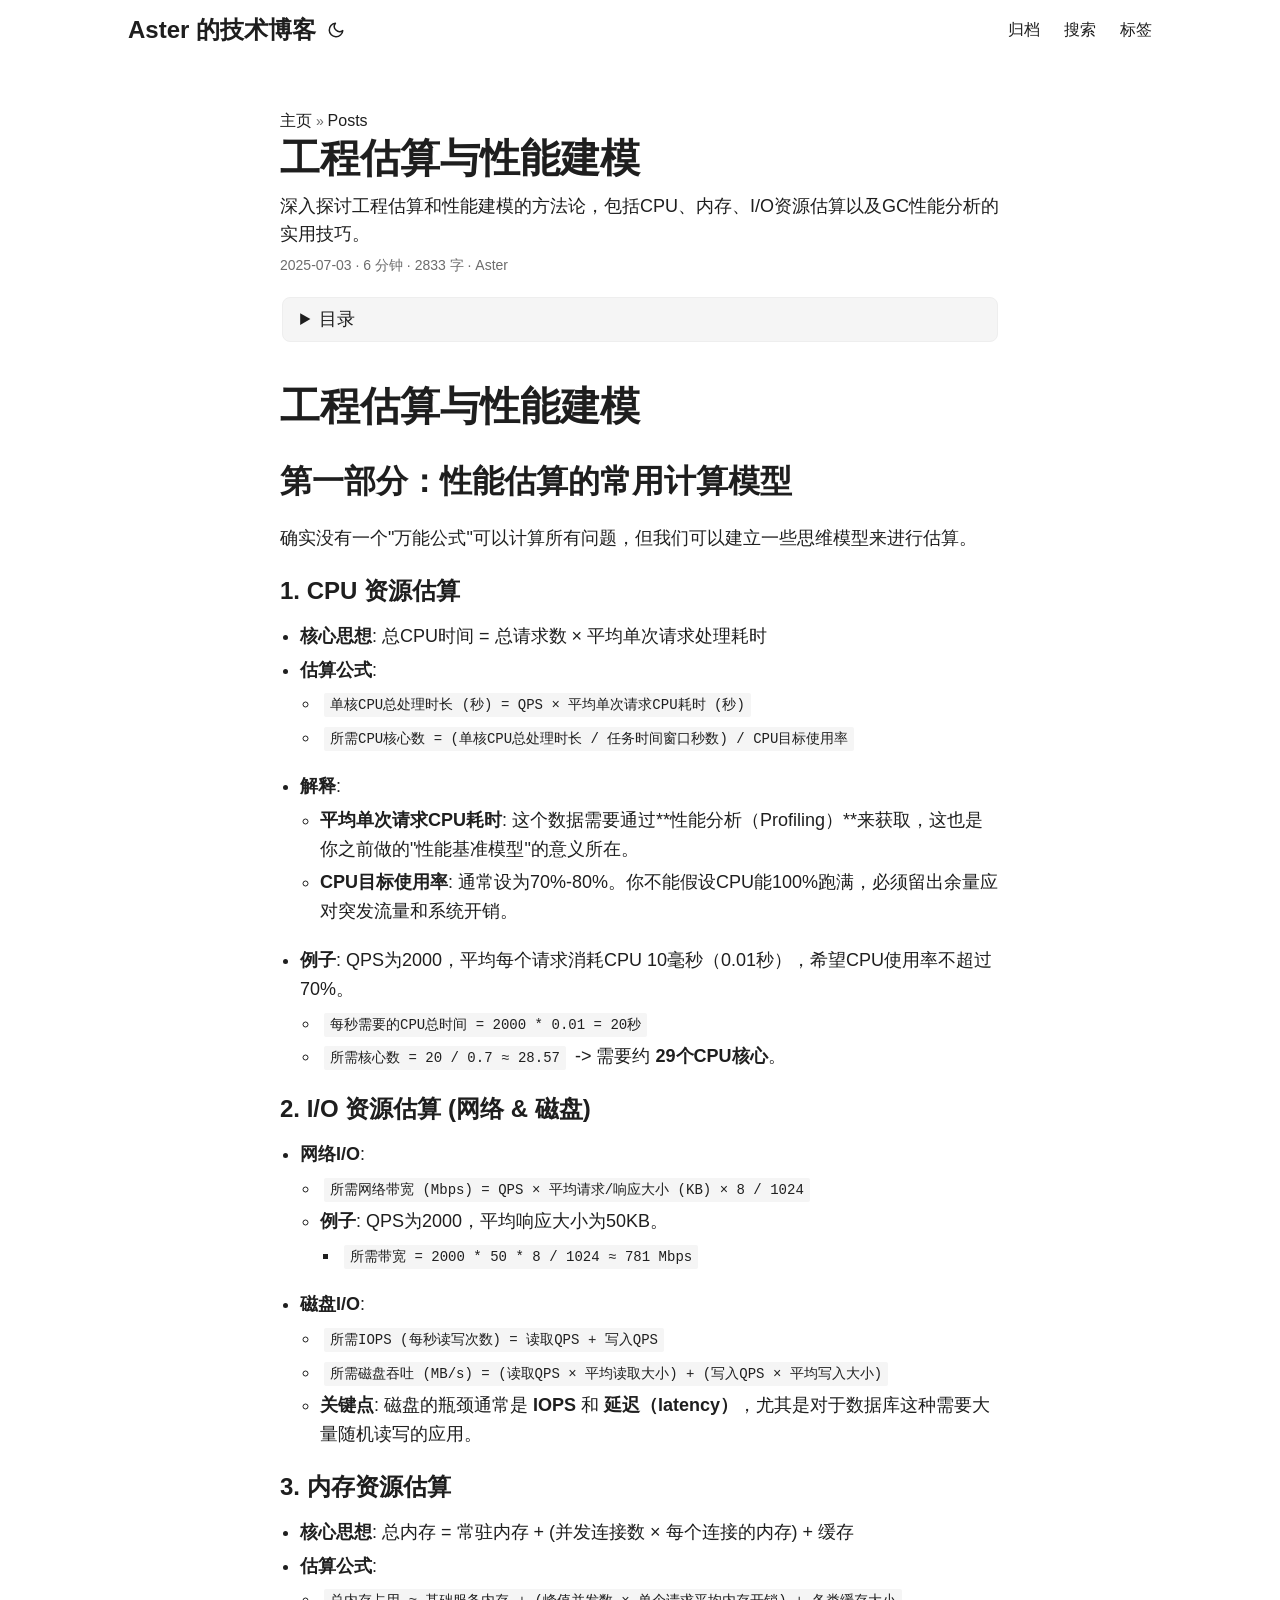
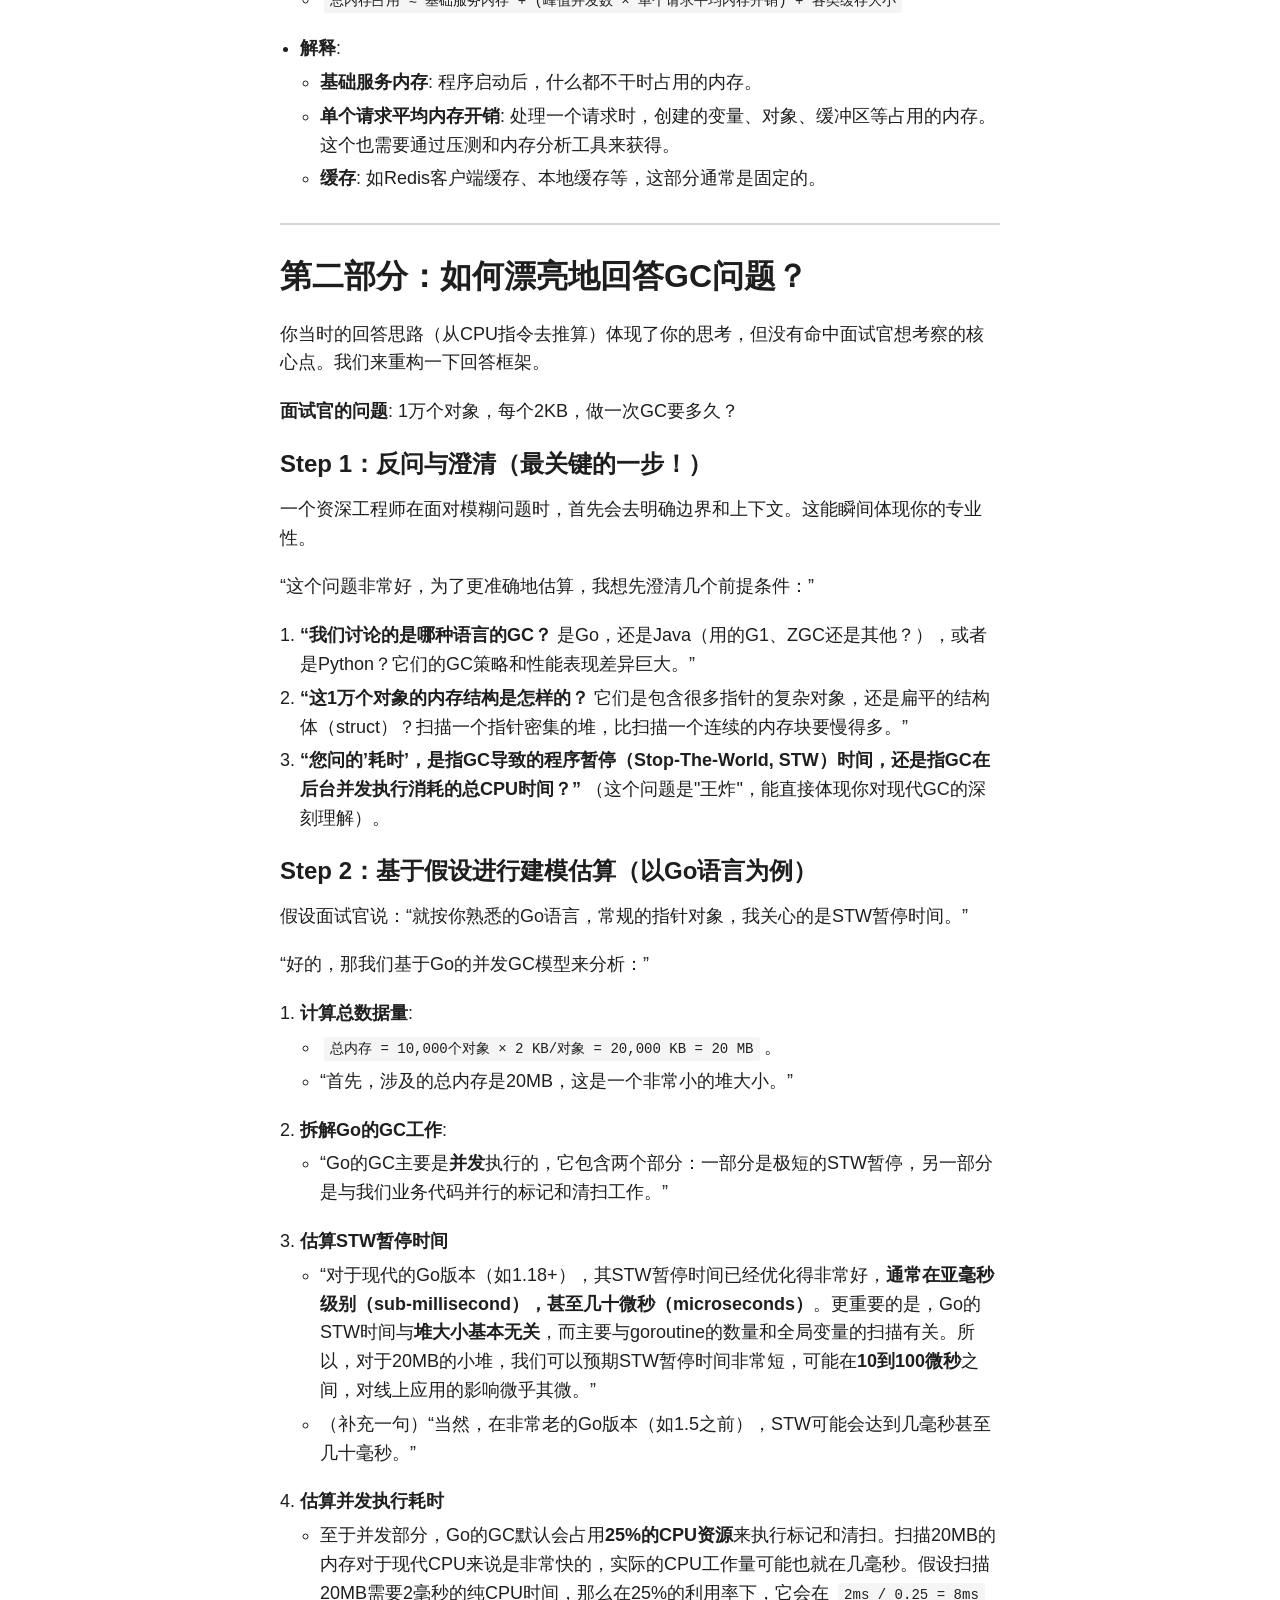
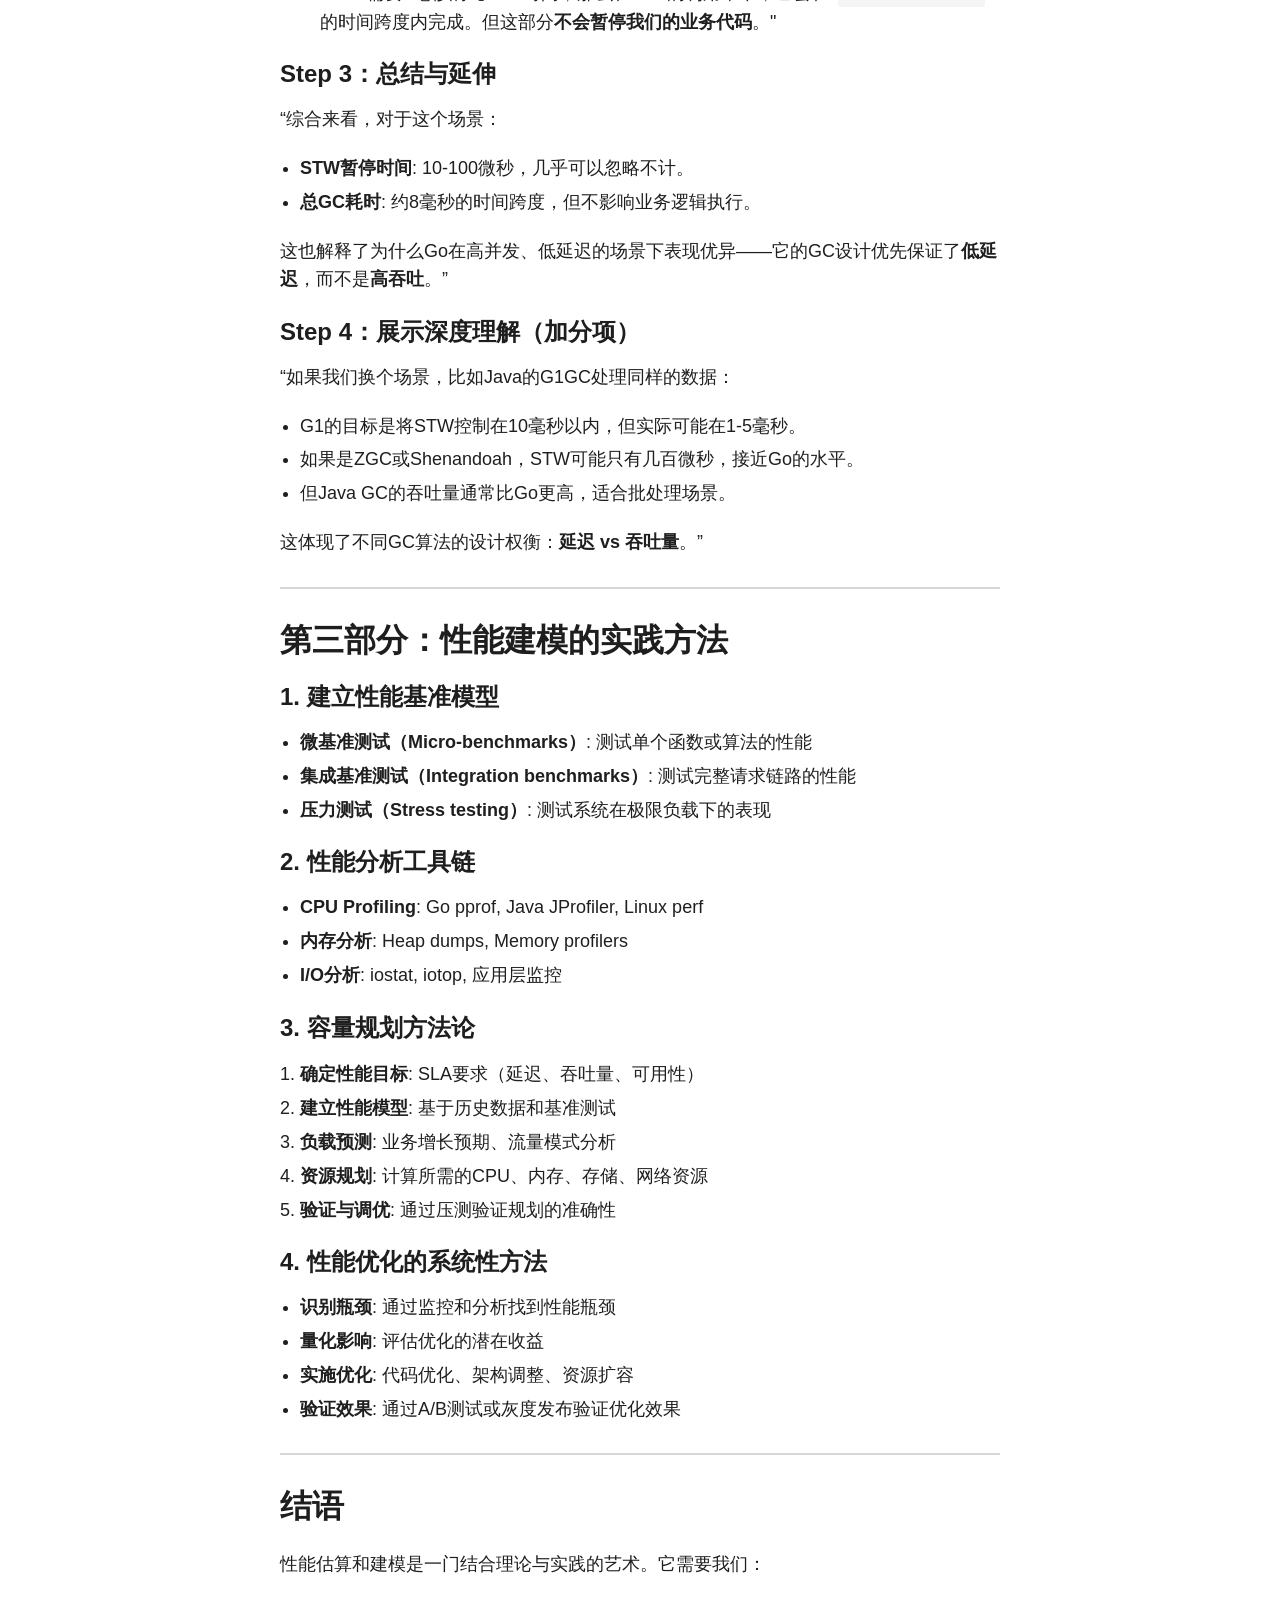
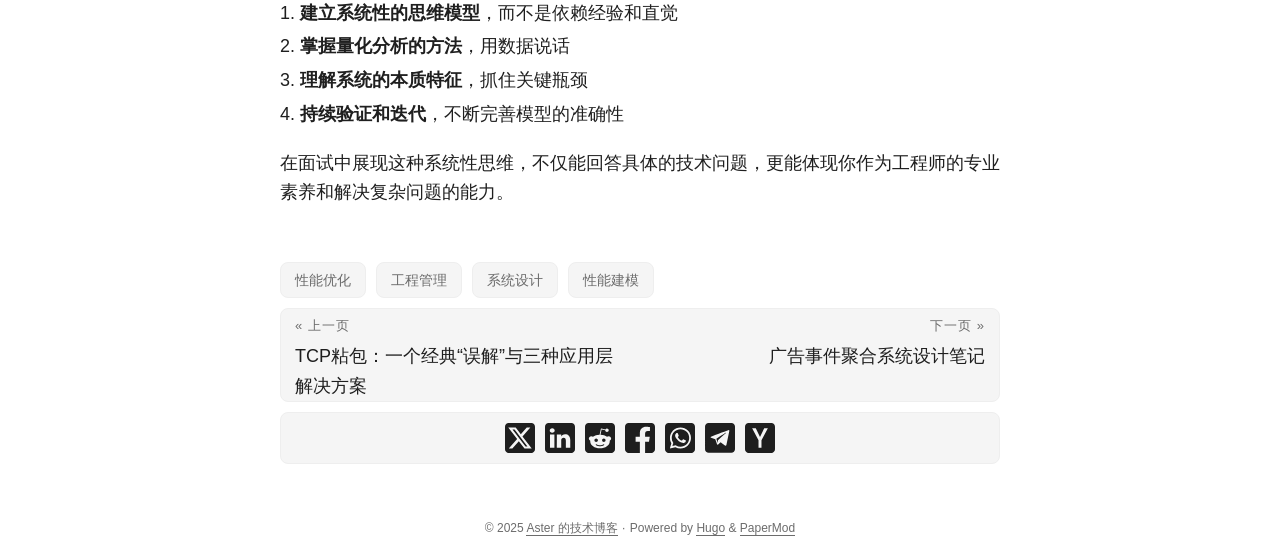
<file: posts/engineering-estimation-performance-modeling/index.html>
<!doctype html><html lang=zh dir=auto><head><meta charset=utf-8><meta http-equiv=X-UA-Compatible content="IE=edge"><meta name=viewport content="width=device-width,initial-scale=1,shrink-to-fit=no"><meta name=robots content="index, follow"><title>工程估算与性能建模 | Aster 的技术博客</title><meta name=keywords content="性能优化,工程管理,系统设计,性能建模"><meta name=description content="深入探讨工程估算和性能建模的方法论，包括CPU、内存、I/O资源估算以及GC性能分析的实用技巧。"><meta name=author content="Aster"><link rel=canonical href=https://asterzephyr.github.io/posts/engineering-estimation-performance-modeling/><link crossorigin=anonymous href=/assets/css/stylesheet.8fe10233a706bc87f2e08b3cf97b8bd4c0a80f10675a143675d59212121037c0.css integrity="sha256-j+ECM6cGvIfy4Is8+XuL1MCoDxBnWhQ2ddWSEhIQN8A=" rel="preload stylesheet" as=style><link rel=icon href=https://asterzephyr.github.io/favicon.ico><link rel=icon type=image/png sizes=16x16 href=https://asterzephyr.github.io/favicon-16x16.png><link rel=icon type=image/png sizes=32x32 href=https://asterzephyr.github.io/favicon-32x32.png><link rel=apple-touch-icon href=https://asterzephyr.github.io/apple-touch-icon.png><link rel=mask-icon href=https://asterzephyr.github.io/safari-pinned-tab.svg><meta name=theme-color content="#2e2e33"><meta name=msapplication-TileColor content="#2e2e33"><link rel=alternate hreflang=zh href=https://asterzephyr.github.io/posts/engineering-estimation-performance-modeling/><noscript><style>#theme-toggle,.top-link{display:none}</style><style>@media(prefers-color-scheme:dark){:root{--theme:rgb(29, 30, 32);--entry:rgb(46, 46, 51);--primary:rgb(218, 218, 219);--secondary:rgb(155, 156, 157);--tertiary:rgb(65, 66, 68);--content:rgb(196, 196, 197);--code-block-bg:rgb(46, 46, 51);--code-bg:rgb(55, 56, 62);--border:rgb(51, 51, 51)}.list{background:var(--theme)}.list:not(.dark)::-webkit-scrollbar-track{background:0 0}.list:not(.dark)::-webkit-scrollbar-thumb{border-color:var(--theme)}}</style></noscript><script async src="https://www.googletagmanager.com/gtag/js?id=G-SZ2660B91F"></script><script>var dnt,doNotTrack=!1;if(!1&&(dnt=navigator.doNotTrack||window.doNotTrack||navigator.msDoNotTrack,doNotTrack=dnt=="1"||dnt=="yes"),!doNotTrack){window.dataLayer=window.dataLayer||[];function gtag(){dataLayer.push(arguments)}gtag("js",new Date),gtag("config","G-SZ2660B91F")}</script><meta property="og:url" content="https://asterzephyr.github.io/posts/engineering-estimation-performance-modeling/"><meta property="og:site_name" content="Aster 的技术博客"><meta property="og:title" content="工程估算与性能建模"><meta property="og:description" content="深入探讨工程估算和性能建模的方法论，包括CPU、内存、I/O资源估算以及GC性能分析的实用技巧。"><meta property="og:locale" content="zh-cn"><meta property="og:type" content="article"><meta property="article:section" content="posts"><meta property="article:published_time" content="2025-07-03T07:00:00+00:00"><meta property="article:modified_time" content="2025-07-03T19:01:44+08:00"><meta property="article:tag" content="性能优化"><meta property="article:tag" content="工程管理"><meta property="article:tag" content="系统设计"><meta property="article:tag" content="性能建模"><meta name=twitter:card content="summary"><meta name=twitter:title content="工程估算与性能建模"><meta name=twitter:description content="深入探讨工程估算和性能建模的方法论，包括CPU、内存、I/O资源估算以及GC性能分析的实用技巧。"><script type=application/ld+json>{"@context":"https://schema.org","@type":"BreadcrumbList","itemListElement":[{"@type":"ListItem","position":1,"name":"Posts","item":"https://asterzephyr.github.io/posts/"},{"@type":"ListItem","position":2,"name":"工程估算与性能建模","item":"https://asterzephyr.github.io/posts/engineering-estimation-performance-modeling/"}]}</script><script type=application/ld+json>{"@context":"https://schema.org","@type":"BlogPosting","headline":"工程估算与性能建模","name":"工程估算与性能建模","description":"深入探讨工程估算和性能建模的方法论，包括CPU、内存、I/O资源估算以及GC性能分析的实用技巧。","keywords":["性能优化","工程管理","系统设计","性能建模"],"articleBody":"工程估算与性能建模 第一部分：性能估算的常用计算模型 确实没有一个\"万能公式\"可以计算所有问题，但我们可以建立一些思维模型来进行估算。\n1. CPU 资源估算 核心思想: 总CPU时间 = 总请求数 × 平均单次请求处理耗时 估算公式: 单核CPU总处理时长 (秒) = QPS × 平均单次请求CPU耗时 (秒) 所需CPU核心数 = (单核CPU总处理时长 / 任务时间窗口秒数) / CPU目标使用率 解释: 平均单次请求CPU耗时: 这个数据需要通过**性能分析（Profiling）**来获取，这也是你之前做的\"性能基准模型\"的意义所在。 CPU目标使用率: 通常设为70%-80%。你不能假设CPU能100%跑满，必须留出余量应对突发流量和系统开销。 例子: QPS为2000，平均每个请求消耗CPU 10毫秒（0.01秒），希望CPU使用率不超过70%。 每秒需要的CPU总时间 = 2000 * 0.01 = 20秒 所需核心数 = 20 / 0.7 ≈ 28.57 -\u003e 需要约 29个CPU核心。 2. I/O 资源估算 (网络 \u0026 磁盘) 网络I/O: 所需网络带宽 (Mbps) = QPS × 平均请求/响应大小 (KB) × 8 / 1024 例子: QPS为2000，平均响应大小为50KB。 所需带宽 = 2000 * 50 * 8 / 1024 ≈ 781 Mbps 磁盘I/O: 所需IOPS (每秒读写次数) = 读取QPS + 写入QPS 所需磁盘吞吐 (MB/s) = (读取QPS × 平均读取大小) + (写入QPS × 平均写入大小) 关键点: 磁盘的瓶颈通常是 IOPS 和 延迟（latency），尤其是对于数据库这种需要大量随机读写的应用。 3. 内存资源估算 核心思想: 总内存 = 常驻内存 + (并发连接数 × 每个连接的内存) + 缓存 估算公式: 总内存占用 ≈ 基础服务内存 + (峰值并发数 × 单个请求平均内存开销) + 各类缓存大小 解释: 基础服务内存: 程序启动后，什么都不干时占用的内存。 单个请求平均内存开销: 处理一个请求时，创建的变量、对象、缓冲区等占用的内存。这个也需要通过压测和内存分析工具来获得。 缓存: 如Redis客户端缓存、本地缓存等，这部分通常是固定的。 第二部分：如何漂亮地回答GC问题？ 你当时的回答思路（从CPU指令去推算）体现了你的思考，但没有命中面试官想考察的核心点。我们来重构一下回答框架。\n面试官的问题: 1万个对象，每个2KB，做一次GC要多久？\nStep 1：反问与澄清（最关键的一步！） 一个资深工程师在面对模糊问题时，首先会去明确边界和上下文。这能瞬间体现你的专业性。\n“这个问题非常好，为了更准确地估算，我想先澄清几个前提条件：”\n“我们讨论的是哪种语言的GC？ 是Go，还是Java（用的G1、ZGC还是其他？），或者是Python？它们的GC策略和性能表现差异巨大。” “这1万个对象的内存结构是怎样的？ 它们是包含很多指针的复杂对象，还是扁平的结构体（struct）？扫描一个指针密集的堆，比扫描一个连续的内存块要慢得多。” “您问的’耗时’，是指GC导致的程序暂停（Stop-The-World, STW）时间，还是指GC在后台并发执行消耗的总CPU时间？” （这个问题是\"王炸\"，能直接体现你对现代GC的深刻理解）。 Step 2：基于假设进行建模估算（以Go语言为例） 假设面试官说：“就按你熟悉的Go语言，常规的指针对象，我关心的是STW暂停时间。”\n“好的，那我们基于Go的并发GC模型来分析：”\n计算总数据量: 总内存 = 10,000个对象 × 2 KB/对象 = 20,000 KB = 20 MB。 “首先，涉及的总内存是20MB，这是一个非常小的堆大小。” 拆解Go的GC工作: “Go的GC主要是并发执行的，它包含两个部分：一部分是极短的STW暂停，另一部分是与我们业务代码并行的标记和清扫工作。” 估算STW暂停时间 “对于现代的Go版本（如1.18+），其STW暂停时间已经优化得非常好，通常在亚毫秒级别（sub-millisecond），甚至几十微秒（microseconds）。更重要的是，Go的STW时间与堆大小基本无关，而主要与goroutine的数量和全局变量的扫描有关。所以，对于20MB的小堆，我们可以预期STW暂停时间非常短，可能在10到100微秒之间，对线上应用的影响微乎其微。” （补充一句）“当然，在非常老的Go版本（如1.5之前），STW可能会达到几毫秒甚至几十毫秒。” 估算并发执行耗时 至于并发部分，Go的GC默认会占用25%的CPU资源来执行标记和清扫。扫描20MB的内存对于现代CPU来说是非常快的，实际的CPU工作量可能也就在几毫秒。假设扫描20MB需要2毫秒的纯CPU时间，那么在25%的利用率下，它会在 2ms / 0.25 = 8ms 的时间跨度内完成。但这部分不会暂停我们的业务代码。\" Step 3：总结与延伸 “综合来看，对于这个场景：\nSTW暂停时间: 10-100微秒，几乎可以忽略不计。 总GC耗时: 约8毫秒的时间跨度，但不影响业务逻辑执行。 这也解释了为什么Go在高并发、低延迟的场景下表现优异——它的GC设计优先保证了低延迟，而不是高吞吐。”\nStep 4：展示深度理解（加分项） “如果我们换个场景，比如Java的G1GC处理同样的数据：\nG1的目标是将STW控制在10毫秒以内，但实际可能在1-5毫秒。 如果是ZGC或Shenandoah，STW可能只有几百微秒，接近Go的水平。 但Java GC的吞吐量通常比Go更高，适合批处理场景。 这体现了不同GC算法的设计权衡：延迟 vs 吞吐量。”\n第三部分：性能建模的实践方法 1. 建立性能基准模型 微基准测试（Micro-benchmarks）: 测试单个函数或算法的性能 集成基准测试（Integration benchmarks）: 测试完整请求链路的性能 压力测试（Stress testing）: 测试系统在极限负载下的表现 2. 性能分析工具链 CPU Profiling: Go pprof, Java JProfiler, Linux perf 内存分析: Heap dumps, Memory profilers I/O分析: iostat, iotop, 应用层监控 3. 容量规划方法论 确定性能目标: SLA要求（延迟、吞吐量、可用性） 建立性能模型: 基于历史数据和基准测试 负载预测: 业务增长预期、流量模式分析 资源规划: 计算所需的CPU、内存、存储、网络资源 验证与调优: 通过压测验证规划的准确性 4. 性能优化的系统性方法 识别瓶颈: 通过监控和分析找到性能瓶颈 量化影响: 评估优化的潜在收益 实施优化: 代码优化、架构调整、资源扩容 验证效果: 通过A/B测试或灰度发布验证优化效果 结语 性能估算和建模是一门结合理论与实践的艺术。它需要我们：\n建立系统性的思维模型，而不是依赖经验和直觉 掌握量化分析的方法，用数据说话 理解系统的本质特征，抓住关键瓶颈 持续验证和迭代，不断完善模型的准确性 在面试中展现这种系统性思维，不仅能回答具体的技术问题，更能体现你作为工程师的专业素养和解决复杂问题的能力。\n","wordCount":"2833","inLanguage":"zh","datePublished":"2025-07-03T07:00:00Z","dateModified":"2025-07-03T19:01:44+08:00","author":{"@type":"Person","name":"Aster"},"mainEntityOfPage":{"@type":"WebPage","@id":"https://asterzephyr.github.io/posts/engineering-estimation-performance-modeling/"},"publisher":{"@type":"Organization","name":"Aster 的技术博客","logo":{"@type":"ImageObject","url":"https://asterzephyr.github.io/favicon.ico"}}}</script></head><body id=top><script>localStorage.getItem("pref-theme")==="dark"?document.body.classList.add("dark"):localStorage.getItem("pref-theme")==="light"?document.body.classList.remove("dark"):window.matchMedia("(prefers-color-scheme: dark)").matches&&document.body.classList.add("dark")</script><header class=header><nav class=nav><div class=logo><a href=https://asterzephyr.github.io/ accesskey=h title="Aster 的技术博客 (Alt + H)">Aster 的技术博客</a><div class=logo-switches><button id=theme-toggle accesskey=t title="(Alt + T)" aria-label="Toggle theme">
<svg id="moon" width="24" height="18" viewBox="0 0 24 24" fill="none" stroke="currentColor" stroke-width="2" stroke-linecap="round" stroke-linejoin="round"><path d="M21 12.79A9 9 0 1111.21 3 7 7 0 0021 12.79z"/></svg>
<svg id="sun" width="24" height="18" viewBox="0 0 24 24" fill="none" stroke="currentColor" stroke-width="2" stroke-linecap="round" stroke-linejoin="round"><circle cx="12" cy="12" r="5"/><line x1="12" y1="1" x2="12" y2="3"/><line x1="12" y1="21" x2="12" y2="23"/><line x1="4.22" y1="4.22" x2="5.64" y2="5.64"/><line x1="18.36" y1="18.36" x2="19.78" y2="19.78"/><line x1="1" y1="12" x2="3" y2="12"/><line x1="21" y1="12" x2="23" y2="12"/><line x1="4.22" y1="19.78" x2="5.64" y2="18.36"/><line x1="18.36" y1="5.64" x2="19.78" y2="4.22"/></svg></button></div></div><ul id=menu><li><a href=https://asterzephyr.github.io/archives/ title=归档><span>归档</span></a></li><li><a href=https://asterzephyr.github.io/search/ title=搜索><span>搜索</span></a></li><li><a href=https://asterzephyr.github.io/tags/ title=标签><span>标签</span></a></li></ul></nav></header><main class=main><article class=post-single><header class=post-header><div class=breadcrumbs><a href=https://asterzephyr.github.io/>主页</a>&nbsp;»&nbsp;<a href=https://asterzephyr.github.io/posts/>Posts</a></div><h1 class="post-title entry-hint-parent">工程估算与性能建模</h1><div class=post-description>深入探讨工程估算和性能建模的方法论，包括CPU、内存、I/O资源估算以及GC性能分析的实用技巧。</div><div class=post-meta><span title='2025-07-03 07:00:00 +0000 UTC'>2025-07-03</span>&nbsp;·&nbsp;6 分钟&nbsp;·&nbsp;2833 字&nbsp;·&nbsp;Aster</div></header><div class=toc><details><summary accesskey=c title="(Alt + C)"><span class=details>目录</span></summary><div class=inner><nav id=TableOfContents><ul><li><a href=#第一部分性能估算的常用计算模型>第一部分：性能估算的常用计算模型</a><ul><li><a href=#1-cpu-资源估算>1. CPU 资源估算</a></li><li><a href=#2-io-资源估算-网络--磁盘>2. I/O 资源估算 (网络 & 磁盘)</a></li><li><a href=#3-内存资源估算>3. 内存资源估算</a></li></ul></li><li><a href=#第二部分如何漂亮地回答gc问题>第二部分：如何漂亮地回答GC问题？</a><ul><li><a href=#step-1反问与澄清最关键的一步>Step 1：反问与澄清（最关键的一步！）</a></li><li><a href=#step-2基于假设进行建模估算以go语言为例>Step 2：基于假设进行建模估算（以Go语言为例）</a></li><li><a href=#step-3总结与延伸>Step 3：总结与延伸</a></li><li><a href=#step-4展示深度理解加分项>Step 4：展示深度理解（加分项）</a></li></ul></li><li><a href=#第三部分性能建模的实践方法>第三部分：性能建模的实践方法</a><ul><li><a href=#1-建立性能基准模型>1. 建立性能基准模型</a></li><li><a href=#2-性能分析工具链>2. 性能分析工具链</a></li><li><a href=#3-容量规划方法论>3. 容量规划方法论</a></li><li><a href=#4-性能优化的系统性方法>4. 性能优化的系统性方法</a></li></ul></li><li><a href=#结语>结语</a></li></ul></nav></div></details></div><div class=post-content><h1 id=工程估算与性能建模>工程估算与性能建模<a hidden class=anchor aria-hidden=true href=#工程估算与性能建模>#</a></h1><h2 id=第一部分性能估算的常用计算模型>第一部分：性能估算的常用计算模型<a hidden class=anchor aria-hidden=true href=#第一部分性能估算的常用计算模型>#</a></h2><p>确实没有一个"万能公式"可以计算所有问题，但我们可以建立一些思维模型来进行估算。</p><h3 id=1-cpu-资源估算>1. CPU 资源估算<a hidden class=anchor aria-hidden=true href=#1-cpu-资源估算>#</a></h3><ul><li><strong>核心思想</strong>: 总CPU时间 = 总请求数 × 平均单次请求处理耗时</li><li><strong>估算公式</strong>:<ul><li><code>单核CPU总处理时长 (秒) = QPS × 平均单次请求CPU耗时 (秒)</code></li><li><code>所需CPU核心数 = (单核CPU总处理时长 / 任务时间窗口秒数) / CPU目标使用率</code></li></ul></li><li><strong>解释</strong>:<ul><li><strong>平均单次请求CPU耗时</strong>: 这个数据需要通过**性能分析（Profiling）**来获取，这也是你之前做的"性能基准模型"的意义所在。</li><li><strong>CPU目标使用率</strong>: 通常设为70%-80%。你不能假设CPU能100%跑满，必须留出余量应对突发流量和系统开销。</li></ul></li><li><strong>例子</strong>: QPS为2000，平均每个请求消耗CPU 10毫秒（0.01秒），希望CPU使用率不超过70%。<ul><li><code>每秒需要的CPU总时间 = 2000 * 0.01 = 20秒</code></li><li><code>所需核心数 = 20 / 0.7 ≈ 28.57</code> -> 需要约 <strong>29个CPU核心</strong>。</li></ul></li></ul><h3 id=2-io-资源估算-网络--磁盘>2. I/O 资源估算 (网络 & 磁盘)<a hidden class=anchor aria-hidden=true href=#2-io-资源估算-网络--磁盘>#</a></h3><ul><li><strong>网络I/O</strong>:<ul><li><code>所需网络带宽 (Mbps) = QPS × 平均请求/响应大小 (KB) × 8 / 1024</code></li><li><strong>例子</strong>: QPS为2000，平均响应大小为50KB。<ul><li><code>所需带宽 = 2000 * 50 * 8 / 1024 ≈ 781 Mbps</code></li></ul></li></ul></li><li><strong>磁盘I/O</strong>:<ul><li><code>所需IOPS (每秒读写次数) = 读取QPS + 写入QPS</code></li><li><code>所需磁盘吞吐 (MB/s) = (读取QPS × 平均读取大小) + (写入QPS × 平均写入大小)</code></li><li><strong>关键点</strong>: 磁盘的瓶颈通常是 <strong>IOPS</strong> 和 <strong>延迟（latency）</strong>，尤其是对于数据库这种需要大量随机读写的应用。</li></ul></li></ul><h3 id=3-内存资源估算>3. 内存资源估算<a hidden class=anchor aria-hidden=true href=#3-内存资源估算>#</a></h3><ul><li><strong>核心思想</strong>: 总内存 = 常驻内存 + (并发连接数 × 每个连接的内存) + 缓存</li><li><strong>估算公式</strong>:<ul><li><code>总内存占用 ≈ 基础服务内存 + (峰值并发数 × 单个请求平均内存开销) + 各类缓存大小</code></li></ul></li><li><strong>解释</strong>:<ul><li><strong>基础服务内存</strong>: 程序启动后，什么都不干时占用的内存。</li><li><strong>单个请求平均内存开销</strong>: 处理一个请求时，创建的变量、对象、缓冲区等占用的内存。这个也需要通过压测和内存分析工具来获得。</li><li><strong>缓存</strong>: 如Redis客户端缓存、本地缓存等，这部分通常是固定的。</li></ul></li></ul><hr><h2 id=第二部分如何漂亮地回答gc问题>第二部分：如何漂亮地回答GC问题？<a hidden class=anchor aria-hidden=true href=#第二部分如何漂亮地回答gc问题>#</a></h2><p>你当时的回答思路（从CPU指令去推算）体现了你的思考，但没有命中面试官想考察的核心点。我们来重构一下回答框架。</p><p><strong>面试官的问题</strong>: 1万个对象，每个2KB，做一次GC要多久？</p><h3 id=step-1反问与澄清最关键的一步>Step 1：反问与澄清（最关键的一步！）<a hidden class=anchor aria-hidden=true href=#step-1反问与澄清最关键的一步>#</a></h3><p>一个资深工程师在面对模糊问题时，首先会去明确边界和上下文。这能瞬间体现你的专业性。</p><p>&ldquo;这个问题非常好，为了更准确地估算，我想先澄清几个前提条件：&rdquo;</p><ol><li><strong>&ldquo;我们讨论的是哪种语言的GC？</strong> 是Go，还是Java（用的G1、ZGC还是其他？），或者是Python？它们的GC策略和性能表现差异巨大。&rdquo;</li><li><strong>&ldquo;这1万个对象的内存结构是怎样的？</strong> 它们是包含很多指针的复杂对象，还是扁平的结构体（struct）？扫描一个指针密集的堆，比扫描一个连续的内存块要慢得多。&rdquo;</li><li><strong>&ldquo;您问的&rsquo;耗时&rsquo;，是指GC导致的程序暂停（Stop-The-World, STW）时间，还是指GC在后台并发执行消耗的总CPU时间？&rdquo;</strong> （这个问题是"王炸"，能直接体现你对现代GC的深刻理解）。</li></ol><h3 id=step-2基于假设进行建模估算以go语言为例>Step 2：基于假设进行建模估算（以Go语言为例）<a hidden class=anchor aria-hidden=true href=#step-2基于假设进行建模估算以go语言为例>#</a></h3><p>假设面试官说：&ldquo;就按你熟悉的Go语言，常规的指针对象，我关心的是STW暂停时间。&rdquo;</p><p>&ldquo;好的，那我们基于Go的并发GC模型来分析：&rdquo;</p><ol><li><strong>计算总数据量</strong>:<ul><li><code>总内存 = 10,000个对象 × 2 KB/对象 = 20,000 KB = 20 MB</code>。</li><li>&ldquo;首先，涉及的总内存是20MB，这是一个非常小的堆大小。&rdquo;</li></ul></li><li><strong>拆解Go的GC工作</strong>:<ul><li>&ldquo;Go的GC主要是<strong>并发</strong>执行的，它包含两个部分：一部分是极短的STW暂停，另一部分是与我们业务代码并行的标记和清扫工作。&rdquo;</li></ul></li><li><strong>估算STW暂停时间</strong><ul><li>&ldquo;对于现代的Go版本（如1.18+），其STW暂停时间已经优化得非常好，<strong>通常在亚毫秒级别（sub-millisecond），甚至几十微秒（microseconds）</strong>。更重要的是，Go的STW时间与<strong>堆大小基本无关</strong>，而主要与goroutine的数量和全局变量的扫描有关。所以，对于20MB的小堆，我们可以预期STW暂停时间非常短，可能在<strong>10到100微秒</strong>之间，对线上应用的影响微乎其微。&rdquo;</li><li>（补充一句）&ldquo;当然，在非常老的Go版本（如1.5之前），STW可能会达到几毫秒甚至几十毫秒。&rdquo;</li></ul></li><li><strong>估算并发执行耗时</strong><ul><li>至于并发部分，Go的GC默认会占用<strong>25%的CPU资源</strong>来执行标记和清扫。扫描20MB的内存对于现代CPU来说是非常快的，实际的CPU工作量可能也就在几毫秒。假设扫描20MB需要2毫秒的纯CPU时间，那么在25%的利用率下，它会在 <code>2ms / 0.25 = 8ms</code> 的时间跨度内完成。但这部分<strong>不会暂停我们的业务代码</strong>。"</li></ul></li></ol><h3 id=step-3总结与延伸>Step 3：总结与延伸<a hidden class=anchor aria-hidden=true href=#step-3总结与延伸>#</a></h3><p>&ldquo;综合来看，对于这个场景：</p><ul><li><strong>STW暂停时间</strong>: 10-100微秒，几乎可以忽略不计。</li><li><strong>总GC耗时</strong>: 约8毫秒的时间跨度，但不影响业务逻辑执行。</li></ul><p>这也解释了为什么Go在高并发、低延迟的场景下表现优异——它的GC设计优先保证了<strong>低延迟</strong>，而不是<strong>高吞吐</strong>。&rdquo;</p><h3 id=step-4展示深度理解加分项>Step 4：展示深度理解（加分项）<a hidden class=anchor aria-hidden=true href=#step-4展示深度理解加分项>#</a></h3><p>&ldquo;如果我们换个场景，比如Java的G1GC处理同样的数据：</p><ul><li>G1的目标是将STW控制在10毫秒以内，但实际可能在1-5毫秒。</li><li>如果是ZGC或Shenandoah，STW可能只有几百微秒，接近Go的水平。</li><li>但Java GC的吞吐量通常比Go更高，适合批处理场景。</li></ul><p>这体现了不同GC算法的设计权衡：<strong>延迟 vs 吞吐量</strong>。&rdquo;</p><hr><h2 id=第三部分性能建模的实践方法>第三部分：性能建模的实践方法<a hidden class=anchor aria-hidden=true href=#第三部分性能建模的实践方法>#</a></h2><h3 id=1-建立性能基准模型>1. 建立性能基准模型<a hidden class=anchor aria-hidden=true href=#1-建立性能基准模型>#</a></h3><ul><li><strong>微基准测试（Micro-benchmarks）</strong>: 测试单个函数或算法的性能</li><li><strong>集成基准测试（Integration benchmarks）</strong>: 测试完整请求链路的性能</li><li><strong>压力测试（Stress testing）</strong>: 测试系统在极限负载下的表现</li></ul><h3 id=2-性能分析工具链>2. 性能分析工具链<a hidden class=anchor aria-hidden=true href=#2-性能分析工具链>#</a></h3><ul><li><strong>CPU Profiling</strong>: Go pprof, Java JProfiler, Linux perf</li><li><strong>内存分析</strong>: Heap dumps, Memory profilers</li><li><strong>I/O分析</strong>: iostat, iotop, 应用层监控</li></ul><h3 id=3-容量规划方法论>3. 容量规划方法论<a hidden class=anchor aria-hidden=true href=#3-容量规划方法论>#</a></h3><ol><li><strong>确定性能目标</strong>: SLA要求（延迟、吞吐量、可用性）</li><li><strong>建立性能模型</strong>: 基于历史数据和基准测试</li><li><strong>负载预测</strong>: 业务增长预期、流量模式分析</li><li><strong>资源规划</strong>: 计算所需的CPU、内存、存储、网络资源</li><li><strong>验证与调优</strong>: 通过压测验证规划的准确性</li></ol><h3 id=4-性能优化的系统性方法>4. 性能优化的系统性方法<a hidden class=anchor aria-hidden=true href=#4-性能优化的系统性方法>#</a></h3><ul><li><strong>识别瓶颈</strong>: 通过监控和分析找到性能瓶颈</li><li><strong>量化影响</strong>: 评估优化的潜在收益</li><li><strong>实施优化</strong>: 代码优化、架构调整、资源扩容</li><li><strong>验证效果</strong>: 通过A/B测试或灰度发布验证优化效果</li></ul><hr><h2 id=结语>结语<a hidden class=anchor aria-hidden=true href=#结语>#</a></h2><p>性能估算和建模是一门结合理论与实践的艺术。它需要我们：</p><ol><li><strong>建立系统性的思维模型</strong>，而不是依赖经验和直觉</li><li><strong>掌握量化分析的方法</strong>，用数据说话</li><li><strong>理解系统的本质特征</strong>，抓住关键瓶颈</li><li><strong>持续验证和迭代</strong>，不断完善模型的准确性</li></ol><p>在面试中展现这种系统性思维，不仅能回答具体的技术问题，更能体现你作为工程师的专业素养和解决复杂问题的能力。</p></div><footer class=post-footer><ul class=post-tags><li><a href=https://asterzephyr.github.io/tags/%E6%80%A7%E8%83%BD%E4%BC%98%E5%8C%96/>性能优化</a></li><li><a href=https://asterzephyr.github.io/tags/%E5%B7%A5%E7%A8%8B%E7%AE%A1%E7%90%86/>工程管理</a></li><li><a href=https://asterzephyr.github.io/tags/%E7%B3%BB%E7%BB%9F%E8%AE%BE%E8%AE%A1/>系统设计</a></li><li><a href=https://asterzephyr.github.io/tags/%E6%80%A7%E8%83%BD%E5%BB%BA%E6%A8%A1/>性能建模</a></li></ul><nav class=paginav><a class=prev href=https://asterzephyr.github.io/posts/tcp-/><span class=title>« 上一页</span><br><span>TCP粘包：一个经典“误解”与三种应用层解决方案</span>
</a><a class=next href=https://asterzephyr.github.io/posts/-/><span class=title>下一页 »</span><br><span>广告事件聚合系统设计笔记</span></a></nav><ul class=share-buttons><li><a target=_blank rel="noopener noreferrer" aria-label="share 工程估算与性能建模 on x" href="https://x.com/intent/tweet/?text=%e5%b7%a5%e7%a8%8b%e4%bc%b0%e7%ae%97%e4%b8%8e%e6%80%a7%e8%83%bd%e5%bb%ba%e6%a8%a1&amp;url=https%3a%2f%2fasterzephyr.github.io%2fposts%2fengineering-estimation-performance-modeling%2f&amp;hashtags=%e6%80%a7%e8%83%bd%e4%bc%98%e5%8c%96%2c%e5%b7%a5%e7%a8%8b%e7%ae%a1%e7%90%86%2c%e7%b3%bb%e7%bb%9f%e8%ae%be%e8%ae%a1%2c%e6%80%a7%e8%83%bd%e5%bb%ba%e6%a8%a1"><svg viewBox="0 0 512 512" height="30" width="30" fill="currentColor"><path d="M512 62.554V449.446C512 483.97 483.97 512 449.446 512H62.554C28.03 512 0 483.97.0 449.446V62.554C0 28.03 28.029.0 62.554.0H449.446C483.971.0 512 28.03 512 62.554zM269.951 190.75 182.567 75.216H56L207.216 272.95 63.9 436.783h61.366L235.9 310.383l96.667 126.4H456L298.367 228.367l134-153.151H371.033zM127.633 110h36.468l219.38 290.065H349.5z"/></svg></a></li><li><a target=_blank rel="noopener noreferrer" aria-label="share 工程估算与性能建模 on linkedin" href="https://www.linkedin.com/shareArticle?mini=true&amp;url=https%3a%2f%2fasterzephyr.github.io%2fposts%2fengineering-estimation-performance-modeling%2f&amp;title=%e5%b7%a5%e7%a8%8b%e4%bc%b0%e7%ae%97%e4%b8%8e%e6%80%a7%e8%83%bd%e5%bb%ba%e6%a8%a1&amp;summary=%e5%b7%a5%e7%a8%8b%e4%bc%b0%e7%ae%97%e4%b8%8e%e6%80%a7%e8%83%bd%e5%bb%ba%e6%a8%a1&amp;source=https%3a%2f%2fasterzephyr.github.io%2fposts%2fengineering-estimation-performance-modeling%2f"><svg viewBox="0 0 512 512" height="30" width="30" fill="currentColor"><path d="M449.446.0C483.971.0 512 28.03 512 62.554v386.892C512 483.97 483.97 512 449.446 512H62.554c-34.524.0-62.554-28.03-62.554-62.554V62.554c0-34.524 28.029-62.554 62.554-62.554h386.892zM160.461 423.278V197.561h-75.04v225.717h75.04zm270.539.0V293.839c0-69.333-37.018-101.586-86.381-101.586-39.804.0-57.634 21.891-67.617 37.266v-31.958h-75.021c.995 21.181.0 225.717.0 225.717h75.02V297.222c0-6.748.486-13.492 2.474-18.315 5.414-13.475 17.767-27.434 38.494-27.434 27.135.0 38.007 20.707 38.007 51.037v120.768H431zM123.448 88.722C97.774 88.722 81 105.601 81 127.724c0 21.658 16.264 39.002 41.455 39.002h.484c26.165.0 42.452-17.344 42.452-39.002-.485-22.092-16.241-38.954-41.943-39.002z"/></svg></a></li><li><a target=_blank rel="noopener noreferrer" aria-label="share 工程估算与性能建模 on reddit" href="https://reddit.com/submit?url=https%3a%2f%2fasterzephyr.github.io%2fposts%2fengineering-estimation-performance-modeling%2f&title=%e5%b7%a5%e7%a8%8b%e4%bc%b0%e7%ae%97%e4%b8%8e%e6%80%a7%e8%83%bd%e5%bb%ba%e6%a8%a1"><svg viewBox="0 0 512 512" height="30" width="30" fill="currentColor"><path d="M449.446.0C483.971.0 512 28.03 512 62.554v386.892C512 483.97 483.97 512 449.446 512H62.554c-34.524.0-62.554-28.03-62.554-62.554V62.554c0-34.524 28.029-62.554 62.554-62.554h386.892zM446 265.638c0-22.964-18.616-41.58-41.58-41.58-11.211.0-21.361 4.457-28.841 11.666-28.424-20.508-67.586-33.757-111.204-35.278l18.941-89.121 61.884 13.157c.756 15.734 13.642 28.29 29.56 28.29 16.407.0 29.706-13.299 29.706-29.701.0-16.403-13.299-29.702-29.706-29.702-11.666.0-21.657 6.792-26.515 16.578l-69.105-14.69c-1.922-.418-3.939-.042-5.585 1.036-1.658 1.073-2.811 2.761-3.224 4.686l-21.152 99.438c-44.258 1.228-84.046 14.494-112.837 35.232-7.468-7.164-17.589-11.591-28.757-11.591-22.965.0-41.585 18.616-41.585 41.58.0 16.896 10.095 31.41 24.568 37.918-.639 4.135-.99 8.328-.99 12.576.0 63.977 74.469 115.836 166.33 115.836s166.334-51.859 166.334-115.836c0-4.218-.347-8.387-.977-12.493 14.564-6.47 24.735-21.034 24.735-38.001zM326.526 373.831c-20.27 20.241-59.115 21.816-70.534 21.816-11.428.0-50.277-1.575-70.522-21.82-3.007-3.008-3.007-7.882.0-10.889 3.003-2.999 7.882-3.003 10.885.0 12.777 12.781 40.11 17.317 59.637 17.317 19.522.0 46.86-4.536 59.657-17.321 3.016-2.999 7.886-2.995 10.885.008 3.008 3.011 3.003 7.882-.008 10.889zm-5.23-48.781c-16.373.0-29.701-13.324-29.701-29.698.0-16.381 13.328-29.714 29.701-29.714 16.378.0 29.706 13.333 29.706 29.714.0 16.374-13.328 29.698-29.706 29.698zM160.91 295.348c0-16.381 13.328-29.71 29.714-29.71 16.369.0 29.689 13.329 29.689 29.71.0 16.373-13.32 29.693-29.689 29.693-16.386.0-29.714-13.32-29.714-29.693z"/></svg></a></li><li><a target=_blank rel="noopener noreferrer" aria-label="share 工程估算与性能建模 on facebook" href="https://facebook.com/sharer/sharer.php?u=https%3a%2f%2fasterzephyr.github.io%2fposts%2fengineering-estimation-performance-modeling%2f"><svg viewBox="0 0 512 512" height="30" width="30" fill="currentColor"><path d="M449.446.0C483.971.0 512 28.03 512 62.554v386.892C512 483.97 483.97 512 449.446 512H342.978V319.085h66.6l12.672-82.621h-79.272v-53.617c0-22.603 11.073-44.636 46.58-44.636H425.6v-70.34s-32.71-5.582-63.982-5.582c-65.288.0-107.96 39.569-107.96 111.204v62.971h-72.573v82.621h72.573V512h-191.104c-34.524.0-62.554-28.03-62.554-62.554V62.554c0-34.524 28.029-62.554 62.554-62.554h386.892z"/></svg></a></li><li><a target=_blank rel="noopener noreferrer" aria-label="share 工程估算与性能建模 on whatsapp" href="https://api.whatsapp.com/send?text=%e5%b7%a5%e7%a8%8b%e4%bc%b0%e7%ae%97%e4%b8%8e%e6%80%a7%e8%83%bd%e5%bb%ba%e6%a8%a1%20-%20https%3a%2f%2fasterzephyr.github.io%2fposts%2fengineering-estimation-performance-modeling%2f"><svg viewBox="0 0 512 512" height="30" width="30" fill="currentColor"><path d="M449.446.0C483.971.0 512 28.03 512 62.554v386.892C512 483.97 483.97 512 449.446 512H62.554c-34.524.0-62.554-28.03-62.554-62.554V62.554c0-34.524 28.029-62.554 62.554-62.554h386.892zm-58.673 127.703c-33.842-33.881-78.847-52.548-126.798-52.568-98.799.0-179.21 80.405-179.249 179.234-.013 31.593 8.241 62.428 23.927 89.612l-25.429 92.884 95.021-24.925c26.181 14.28 55.659 21.807 85.658 21.816h.074c98.789.0 179.206-80.413 179.247-179.243.018-47.895-18.61-92.93-52.451-126.81zM263.976 403.485h-.06c-26.734-.01-52.954-7.193-75.828-20.767l-5.441-3.229-56.386 14.792 15.05-54.977-3.542-5.637c-14.913-23.72-22.791-51.136-22.779-79.287.033-82.142 66.867-148.971 149.046-148.971 39.793.014 77.199 15.531 105.329 43.692 28.128 28.16 43.609 65.592 43.594 105.4-.034 82.149-66.866 148.983-148.983 148.984zm81.721-111.581c-4.479-2.242-26.499-13.075-30.604-14.571-4.105-1.495-7.091-2.241-10.077 2.241-2.986 4.483-11.569 14.572-14.182 17.562-2.612 2.988-5.225 3.364-9.703 1.12-4.479-2.241-18.91-6.97-36.017-22.23C231.8 264.15 222.81 249.484 220.198 245s-.279-6.908 1.963-9.14c2.016-2.007 4.48-5.232 6.719-7.847 2.24-2.615 2.986-4.484 4.479-7.472 1.493-2.99.747-5.604-.374-7.846-1.119-2.241-10.077-24.288-13.809-33.256-3.635-8.733-7.327-7.55-10.077-7.688-2.609-.13-5.598-.158-8.583-.158-2.986.0-7.839 1.121-11.944 5.604-4.105 4.484-15.675 15.32-15.675 37.364.0 22.046 16.048 43.342 18.287 46.332 2.24 2.99 31.582 48.227 76.511 67.627 10.685 4.615 19.028 7.371 25.533 9.434 10.728 3.41 20.492 2.929 28.209 1.775 8.605-1.285 26.499-10.833 30.231-21.295 3.732-10.464 3.732-19.431 2.612-21.298-1.119-1.869-4.105-2.99-8.583-5.232z"/></svg></a></li><li><a target=_blank rel="noopener noreferrer" aria-label="share 工程估算与性能建模 on telegram" href="https://telegram.me/share/url?text=%e5%b7%a5%e7%a8%8b%e4%bc%b0%e7%ae%97%e4%b8%8e%e6%80%a7%e8%83%bd%e5%bb%ba%e6%a8%a1&amp;url=https%3a%2f%2fasterzephyr.github.io%2fposts%2fengineering-estimation-performance-modeling%2f"><svg viewBox="2 2 28 28" height="30" width="30" fill="currentColor"><path d="M26.49 29.86H5.5a3.37 3.37.0 01-2.47-1 3.35 3.35.0 01-1-2.47V5.48A3.36 3.36.0 013 3 3.37 3.37.0 015.5 2h21A3.38 3.38.0 0129 3a3.36 3.36.0 011 2.46V26.37a3.35 3.35.0 01-1 2.47 3.38 3.38.0 01-2.51 1.02zm-5.38-6.71a.79.79.0 00.85-.66L24.73 9.24a.55.55.0 00-.18-.46.62.62.0 00-.41-.17q-.08.0-16.53 6.11a.59.59.0 00-.41.59.57.57.0 00.43.52l4 1.24 1.61 4.83a.62.62.0 00.63.43.56.56.0 00.4-.17L16.54 20l4.09 3A.9.9.0 0021.11 23.15zM13.8 20.71l-1.21-4q8.72-5.55 8.78-5.55c.15.0.23.0.23.16a.18.18.0 010 .06s-2.51 2.3-7.52 6.8z"/></svg></a></li><li><a target=_blank rel="noopener noreferrer" aria-label="share 工程估算与性能建模 on ycombinator" href="https://news.ycombinator.com/submitlink?t=%e5%b7%a5%e7%a8%8b%e4%bc%b0%e7%ae%97%e4%b8%8e%e6%80%a7%e8%83%bd%e5%bb%ba%e6%a8%a1&u=https%3a%2f%2fasterzephyr.github.io%2fposts%2fengineering-estimation-performance-modeling%2f"><svg width="30" height="30" viewBox="0 0 512 512" fill="currentColor"><path d="M449.446.0C483.971.0 512 28.03 512 62.554V449.446C512 483.97 483.97 512 449.446 512H62.554C28.03 512 0 483.97.0 449.446V62.554C0 28.03 28.029.0 62.554.0H449.446zM183.8767 87.9921h-62.034L230.6673 292.4508V424.0079h50.6655V292.4508L390.1575 87.9921H328.1233L256 238.2489z"/></svg></a></li></ul></footer></article></main><footer class=footer><span>&copy; 2025 <a href=https://asterzephyr.github.io/>Aster 的技术博客</a></span> ·
<span>Powered by
<a href=https://gohugo.io/ rel="noopener noreferrer" target=_blank>Hugo</a> &
<a href=https://github.com/adityatelange/hugo-PaperMod/ rel=noopener target=_blank>PaperMod</a></span></footer><a href=#top aria-label="go to top" title="Go to Top (Alt + G)" class=top-link id=top-link accesskey=g><svg viewBox="0 0 12 6" fill="currentColor"><path d="M12 6H0l6-6z"/></svg>
</a><script>let menu=document.getElementById("menu");menu&&(menu.scrollLeft=localStorage.getItem("menu-scroll-position"),menu.onscroll=function(){localStorage.setItem("menu-scroll-position",menu.scrollLeft)}),document.querySelectorAll('a[href^="#"]').forEach(e=>{e.addEventListener("click",function(e){e.preventDefault();var t=this.getAttribute("href").substr(1);window.matchMedia("(prefers-reduced-motion: reduce)").matches?document.querySelector(`[id='${decodeURIComponent(t)}']`).scrollIntoView():document.querySelector(`[id='${decodeURIComponent(t)}']`).scrollIntoView({behavior:"smooth"}),t==="top"?history.replaceState(null,null," "):history.pushState(null,null,`#${t}`)})})</script><script>var mybutton=document.getElementById("top-link");window.onscroll=function(){document.body.scrollTop>800||document.documentElement.scrollTop>800?(mybutton.style.visibility="visible",mybutton.style.opacity="1"):(mybutton.style.visibility="hidden",mybutton.style.opacity="0")}</script><script>document.getElementById("theme-toggle").addEventListener("click",()=>{document.body.className.includes("dark")?(document.body.classList.remove("dark"),localStorage.setItem("pref-theme","light")):(document.body.classList.add("dark"),localStorage.setItem("pref-theme","dark"))})</script><script>document.querySelectorAll("pre > code").forEach(e=>{const n=e.parentNode.parentNode,t=document.createElement("button");t.classList.add("copy-code"),t.innerHTML="复制";function s(){t.innerHTML="已复制！",setTimeout(()=>{t.innerHTML="复制"},2e3)}t.addEventListener("click",t=>{if("clipboard"in navigator){navigator.clipboard.writeText(e.textContent),s();return}const n=document.createRange();n.selectNodeContents(e);const o=window.getSelection();o.removeAllRanges(),o.addRange(n);try{document.execCommand("copy"),s()}catch{}o.removeRange(n)}),n.classList.contains("highlight")?n.appendChild(t):n.parentNode.firstChild==n||(e.parentNode.parentNode.parentNode.parentNode.parentNode.nodeName=="TABLE"?e.parentNode.parentNode.parentNode.parentNode.parentNode.appendChild(t):e.parentNode.appendChild(t))})</script></body></html>
</file>
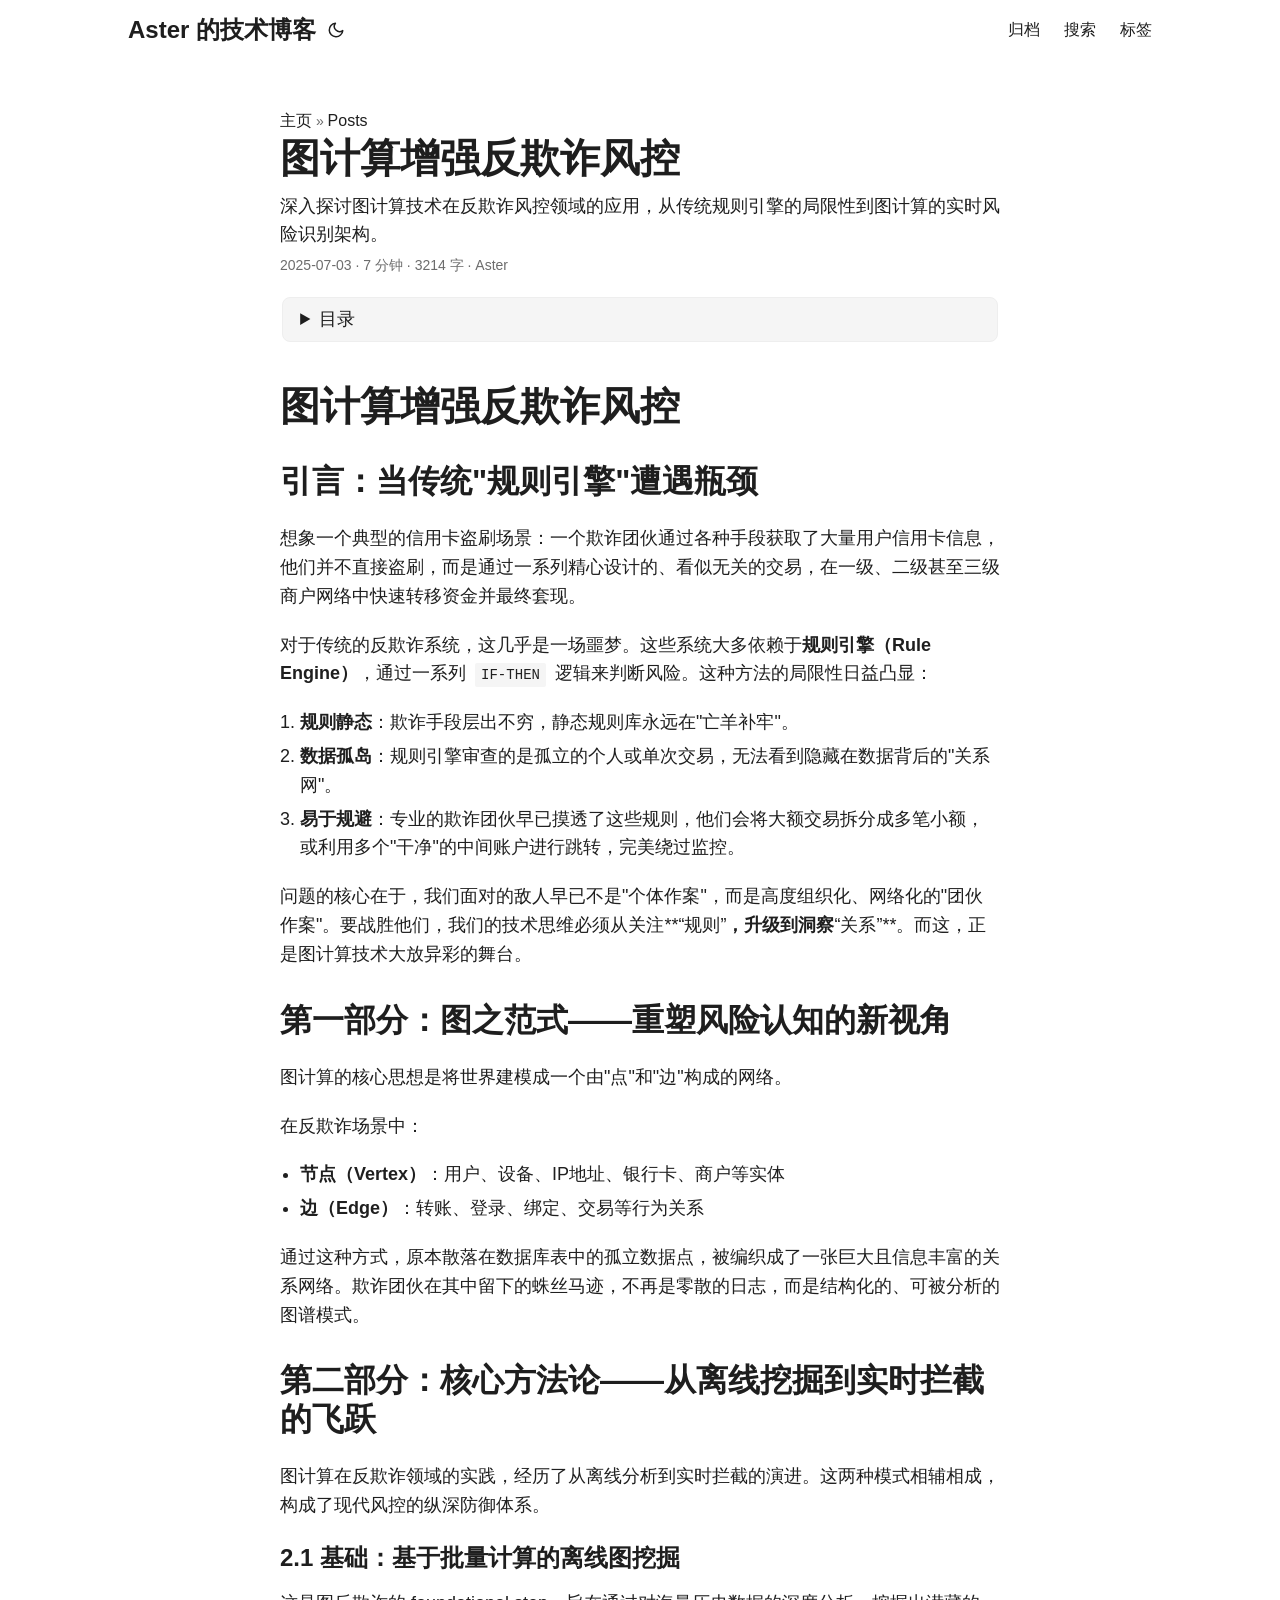
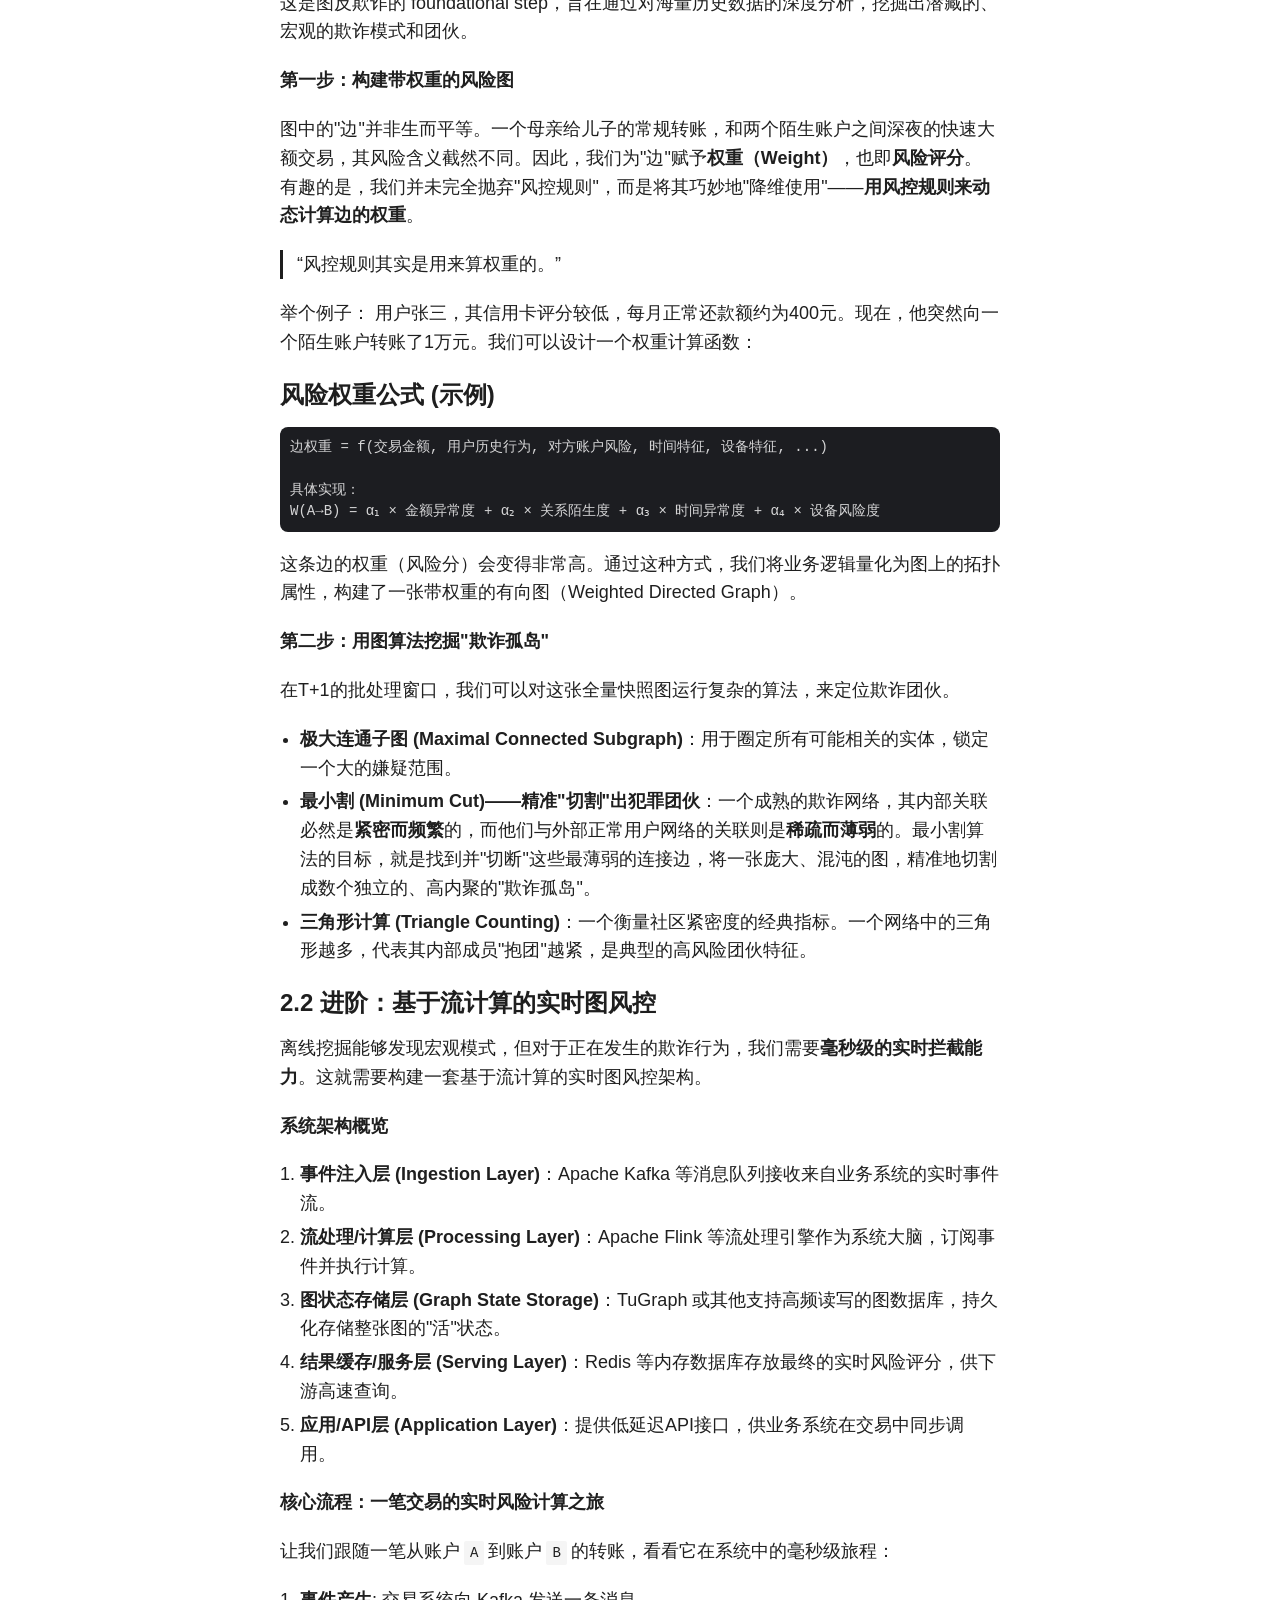
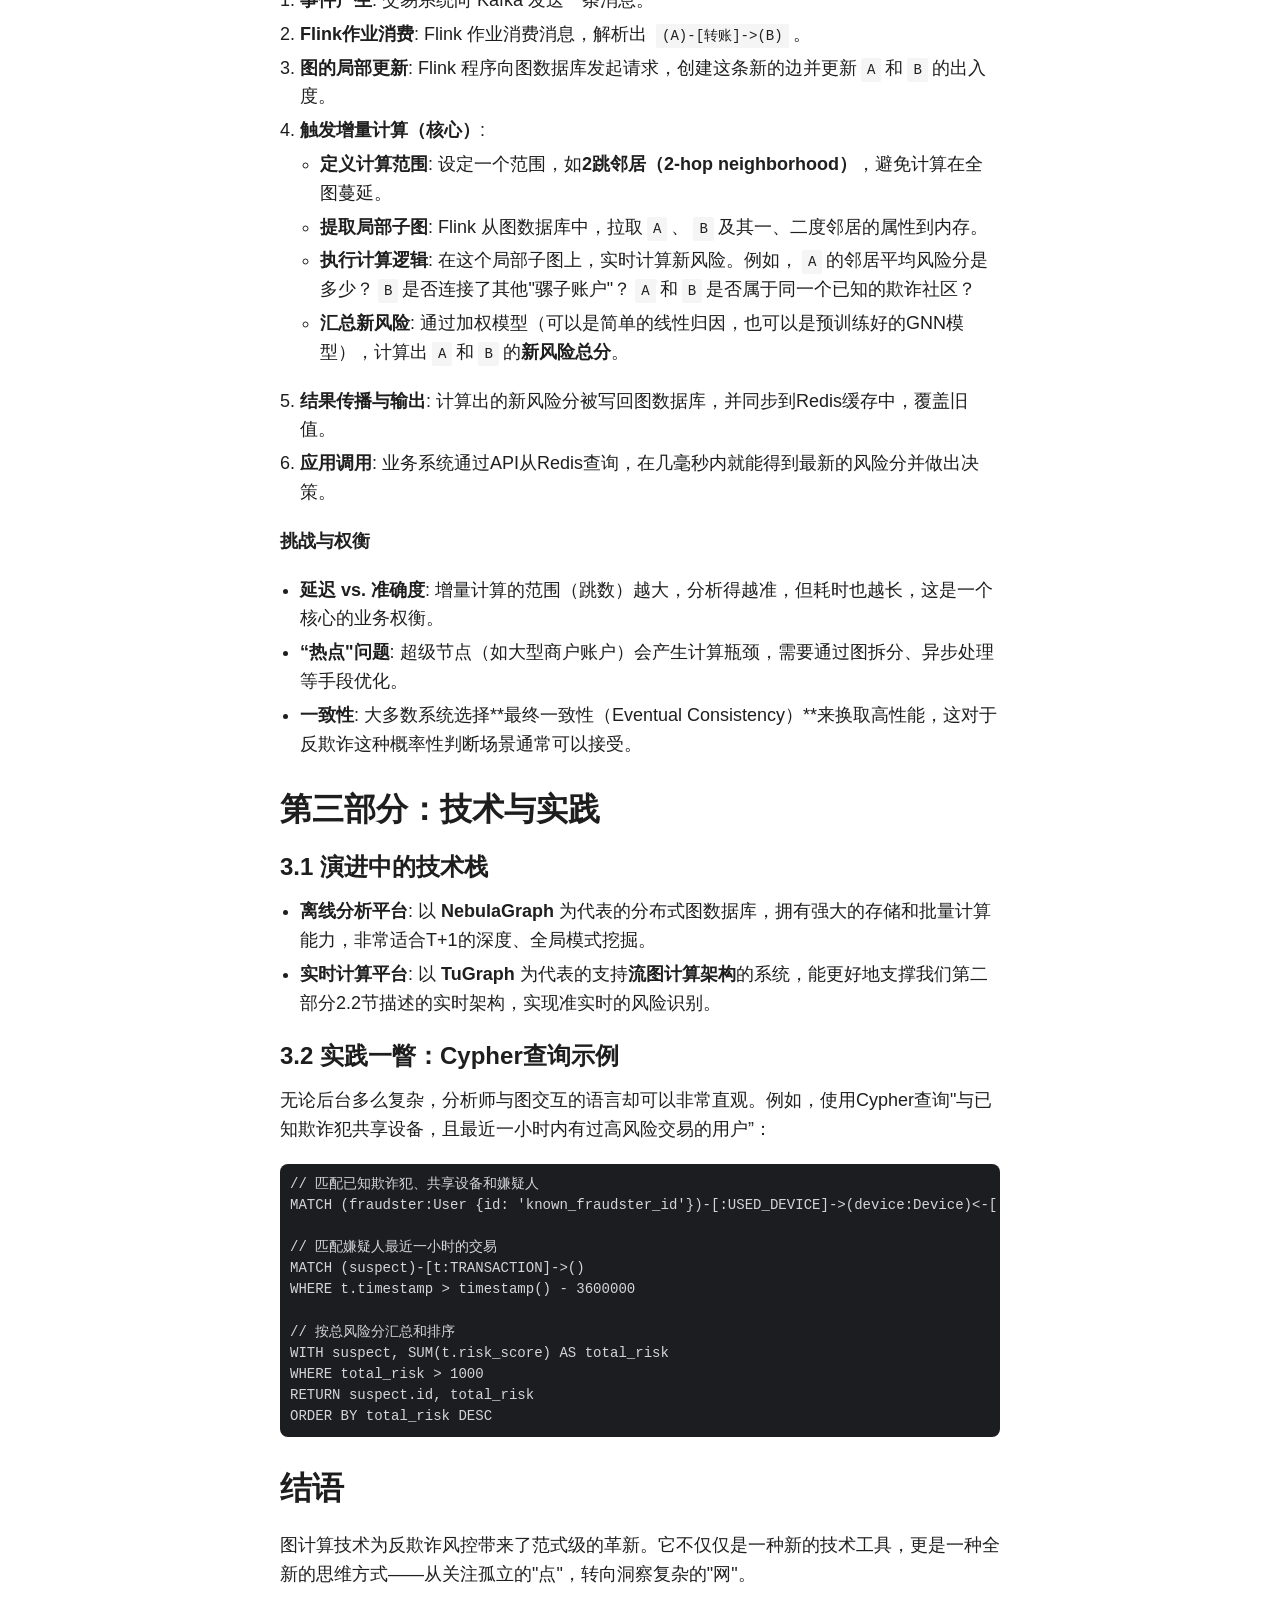
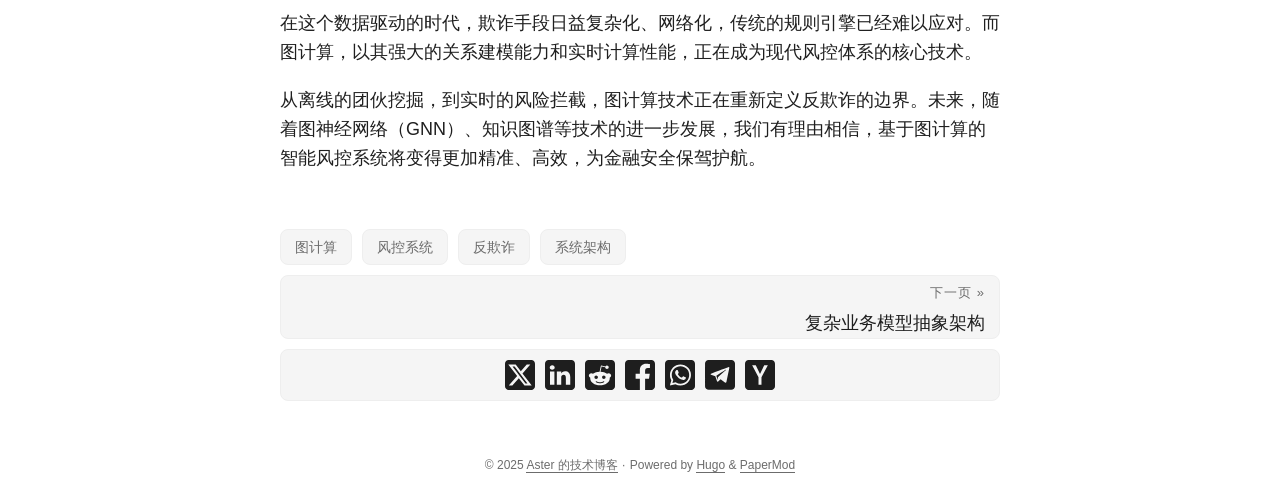
<file: posts/graph-computing-anti-fraud/index.html>
<!doctype html><html lang=zh dir=auto><head><meta charset=utf-8><meta http-equiv=X-UA-Compatible content="IE=edge"><meta name=viewport content="width=device-width,initial-scale=1,shrink-to-fit=no"><meta name=robots content="index, follow"><title>图计算增强反欺诈风控 | Aster 的技术博客</title><meta name=keywords content="图计算,风控系统,反欺诈,系统架构"><meta name=description content="深入探讨图计算技术在反欺诈风控领域的应用，从传统规则引擎的局限性到图计算的实时风险识别架构。"><meta name=author content="Aster"><link rel=canonical href=https://asterzephyr.github.io/posts/graph-computing-anti-fraud/><link crossorigin=anonymous href=/assets/css/stylesheet.8fe10233a706bc87f2e08b3cf97b8bd4c0a80f10675a143675d59212121037c0.css integrity="sha256-j+ECM6cGvIfy4Is8+XuL1MCoDxBnWhQ2ddWSEhIQN8A=" rel="preload stylesheet" as=style><link rel=icon href=https://asterzephyr.github.io/favicon.ico><link rel=icon type=image/png sizes=16x16 href=https://asterzephyr.github.io/favicon-16x16.png><link rel=icon type=image/png sizes=32x32 href=https://asterzephyr.github.io/favicon-32x32.png><link rel=apple-touch-icon href=https://asterzephyr.github.io/apple-touch-icon.png><link rel=mask-icon href=https://asterzephyr.github.io/safari-pinned-tab.svg><meta name=theme-color content="#2e2e33"><meta name=msapplication-TileColor content="#2e2e33"><link rel=alternate hreflang=zh href=https://asterzephyr.github.io/posts/graph-computing-anti-fraud/><noscript><style>#theme-toggle,.top-link{display:none}</style><style>@media(prefers-color-scheme:dark){:root{--theme:rgb(29, 30, 32);--entry:rgb(46, 46, 51);--primary:rgb(218, 218, 219);--secondary:rgb(155, 156, 157);--tertiary:rgb(65, 66, 68);--content:rgb(196, 196, 197);--code-block-bg:rgb(46, 46, 51);--code-bg:rgb(55, 56, 62);--border:rgb(51, 51, 51)}.list{background:var(--theme)}.list:not(.dark)::-webkit-scrollbar-track{background:0 0}.list:not(.dark)::-webkit-scrollbar-thumb{border-color:var(--theme)}}</style></noscript><script async src="https://www.googletagmanager.com/gtag/js?id=G-SZ2660B91F"></script><script>var dnt,doNotTrack=!1;if(!1&&(dnt=navigator.doNotTrack||window.doNotTrack||navigator.msDoNotTrack,doNotTrack=dnt=="1"||dnt=="yes"),!doNotTrack){window.dataLayer=window.dataLayer||[];function gtag(){dataLayer.push(arguments)}gtag("js",new Date),gtag("config","G-SZ2660B91F")}</script><meta property="og:url" content="https://asterzephyr.github.io/posts/graph-computing-anti-fraud/"><meta property="og:site_name" content="Aster 的技术博客"><meta property="og:title" content="图计算增强反欺诈风控"><meta property="og:description" content="深入探讨图计算技术在反欺诈风控领域的应用，从传统规则引擎的局限性到图计算的实时风险识别架构。"><meta property="og:locale" content="zh-cn"><meta property="og:type" content="article"><meta property="article:section" content="posts"><meta property="article:published_time" content="2025-07-03T10:00:00+00:00"><meta property="article:modified_time" content="2025-07-03T19:01:44+08:00"><meta property="article:tag" content="图计算"><meta property="article:tag" content="风控系统"><meta property="article:tag" content="反欺诈"><meta property="article:tag" content="系统架构"><meta name=twitter:card content="summary"><meta name=twitter:title content="图计算增强反欺诈风控"><meta name=twitter:description content="深入探讨图计算技术在反欺诈风控领域的应用，从传统规则引擎的局限性到图计算的实时风险识别架构。"><script type=application/ld+json>{"@context":"https://schema.org","@type":"BreadcrumbList","itemListElement":[{"@type":"ListItem","position":1,"name":"Posts","item":"https://asterzephyr.github.io/posts/"},{"@type":"ListItem","position":2,"name":"图计算增强反欺诈风控","item":"https://asterzephyr.github.io/posts/graph-computing-anti-fraud/"}]}</script><script type=application/ld+json>{"@context":"https://schema.org","@type":"BlogPosting","headline":"图计算增强反欺诈风控","name":"图计算增强反欺诈风控","description":"深入探讨图计算技术在反欺诈风控领域的应用，从传统规则引擎的局限性到图计算的实时风险识别架构。","keywords":["图计算","风控系统","反欺诈","系统架构"],"articleBody":"图计算增强反欺诈风控 引言：当传统\"规则引擎\"遭遇瓶颈 想象一个典型的信用卡盗刷场景：一个欺诈团伙通过各种手段获取了大量用户信用卡信息，他们并不直接盗刷，而是通过一系列精心设计的、看似无关的交易，在一级、二级甚至三级商户网络中快速转移资金并最终套现。\n对于传统的反欺诈系统，这几乎是一场噩梦。这些系统大多依赖于规则引擎（Rule Engine），通过一系列 IF-THEN 逻辑来判断风险。这种方法的局限性日益凸显：\n规则静态：欺诈手段层出不穷，静态规则库永远在\"亡羊补牢\"。 数据孤岛：规则引擎审查的是孤立的个人或单次交易，无法看到隐藏在数据背后的\"关系网\"。 易于规避：专业的欺诈团伙早已摸透了这些规则，他们会将大额交易拆分成多笔小额，或利用多个\"干净\"的中间账户进行跳转，完美绕过监控。 问题的核心在于，我们面对的敌人早已不是\"个体作案\"，而是高度组织化、网络化的\"团伙作案\"。要战胜他们，我们的技术思维必须从关注**“规则”，升级到洞察“关系”**。而这，正是图计算技术大放异彩的舞台。\n第一部分：图之范式——重塑风险认知的新视角 图计算的核心思想是将世界建模成一个由\"点\"和\"边\"构成的网络。\n在反欺诈场景中：\n节点（Vertex）：用户、设备、IP地址、银行卡、商户等实体 边（Edge）：转账、登录、绑定、交易等行为关系 通过这种方式，原本散落在数据库表中的孤立数据点，被编织成了一张巨大且信息丰富的关系网络。欺诈团伙在其中留下的蛛丝马迹，不再是零散的日志，而是结构化的、可被分析的图谱模式。\n第二部分：核心方法论——从离线挖掘到实时拦截的飞跃 图计算在反欺诈领域的实践，经历了从离线分析到实时拦截的演进。这两种模式相辅相成，构成了现代风控的纵深防御体系。\n2.1 基础：基于批量计算的离线图挖掘 这是图反欺诈的 foundational step，旨在通过对海量历史数据的深度分析，挖掘出潜藏的、宏观的欺诈模式和团伙。\n第一步：构建带权重的风险图\n图中的\"边\"并非生而平等。一个母亲给儿子的常规转账，和两个陌生账户之间深夜的快速大额交易，其风险含义截然不同。因此，我们为\"边\"赋予权重（Weight），也即风险评分。有趣的是，我们并未完全抛弃\"风控规则\"，而是将其巧妙地\"降维使用\"——用风控规则来动态计算边的权重。\n“风控规则其实是用来算权重的。”\n举个例子： 用户张三，其信用卡评分较低，每月正常还款额约为400元。现在，他突然向一个陌生账户转账了1万元。我们可以设计一个权重计算函数：\n风险权重公式 (示例) 边权重 = f(交易金额, 用户历史行为, 对方账户风险, 时间特征, 设备特征, ...) 具体实现： W(A→B) = α₁ × 金额异常度 + α₂ × 关系陌生度 + α₃ × 时间异常度 + α₄ × 设备风险度 这条边的权重（风险分）会变得非常高。通过这种方式，我们将业务逻辑量化为图上的拓扑属性，构建了一张带权重的有向图（Weighted Directed Graph）。\n第二步：用图算法挖掘\"欺诈孤岛\"\n在T+1的批处理窗口，我们可以对这张全量快照图运行复杂的算法，来定位欺诈团伙。\n极大连通子图 (Maximal Connected Subgraph)：用于圈定所有可能相关的实体，锁定一个大的嫌疑范围。 最小割 (Minimum Cut)——精准\"切割\"出犯罪团伙：一个成熟的欺诈网络，其内部关联必然是紧密而频繁的，而他们与外部正常用户网络的关联则是稀疏而薄弱的。最小割算法的目标，就是找到并\"切断\"这些最薄弱的连接边，将一张庞大、混沌的图，精准地切割成数个独立的、高内聚的\"欺诈孤岛\"。 三角形计算 (Triangle Counting)：一个衡量社区紧密度的经典指标。一个网络中的三角形越多，代表其内部成员\"抱团\"越紧，是典型的高风险团伙特征。 2.2 进阶：基于流计算的实时图风控 离线挖掘能够发现宏观模式，但对于正在发生的欺诈行为，我们需要毫秒级的实时拦截能力。这就需要构建一套基于流计算的实时图风控架构。\n系统架构概览\n事件注入层 (Ingestion Layer)：Apache Kafka 等消息队列接收来自业务系统的实时事件流。 流处理/计算层 (Processing Layer)：Apache Flink 等流处理引擎作为系统大脑，订阅事件并执行计算。 图状态存储层 (Graph State Storage)：TuGraph 或其他支持高频读写的图数据库，持久化存储整张图的\"活\"状态。 结果缓存/服务层 (Serving Layer)：Redis 等内存数据库存放最终的实时风险评分，供下游高速查询。 应用/API层 (Application Layer)：提供低延迟API接口，供业务系统在交易中同步调用。 核心流程：一笔交易的实时风险计算之旅\n让我们跟随一笔从账户A到账户B的转账，看看它在系统中的毫秒级旅程：\n事件产生: 交易系统向 Kafka 发送一条消息。 Flink作业消费: Flink 作业消费消息，解析出 (A)-[转账]-\u003e(B)。 图的局部更新: Flink 程序向图数据库发起请求，创建这条新的边并更新A和B的出入度。 触发增量计算（核心）: 定义计算范围: 设定一个范围，如2跳邻居（2-hop neighborhood），避免计算在全图蔓延。 提取局部子图: Flink 从图数据库中，拉取A、B及其一、二度邻居的属性到内存。 执行计算逻辑: 在这个局部子图上，实时计算新风险。例如，A的邻居平均风险分是多少？B是否连接了其他\"骡子账户\"？A和B是否属于同一个已知的欺诈社区？ 汇总新风险: 通过加权模型（可以是简单的线性归因，也可以是预训练好的GNN模型），计算出A和B的新风险总分。 结果传播与输出: 计算出的新风险分被写回图数据库，并同步到Redis缓存中，覆盖旧值。 应用调用: 业务系统通过API从Redis查询，在几毫秒内就能得到最新的风险分并做出决策。 挑战与权衡\n延迟 vs. 准确度: 增量计算的范围（跳数）越大，分析得越准，但耗时也越长，这是一个核心的业务权衡。 “热点\"问题: 超级节点（如大型商户账户）会产生计算瓶颈，需要通过图拆分、异步处理等手段优化。 一致性: 大多数系统选择**最终一致性（Eventual Consistency）**来换取高性能，这对于反欺诈这种概率性判断场景通常可以接受。 第三部分：技术与实践 3.1 演进中的技术栈 离线分析平台: 以 NebulaGraph 为代表的分布式图数据库，拥有强大的存储和批量计算能力，非常适合T+1的深度、全局模式挖掘。 实时计算平台: 以 TuGraph 为代表的支持流图计算架构的系统，能更好地支撑我们第二部分2.2节描述的实时架构，实现准实时的风险识别。 3.2 实践一瞥：Cypher查询示例 无论后台多么复杂，分析师与图交互的语言却可以非常直观。例如，使用Cypher查询\"与已知欺诈犯共享设备，且最近一小时内有过高风险交易的用户”：\n// 匹配已知欺诈犯、共享设备和嫌疑人 MATCH (fraudster:User {id: 'known_fraudster_id'})-[:USED_DEVICE]-\u003e(device:Device)\u003c-[:USED_DEVICE]-(suspect:User) // 匹配嫌疑人最近一小时的交易 MATCH (suspect)-[t:TRANSACTION]-\u003e() WHERE t.timestamp \u003e timestamp() - 3600000 // 按总风险分汇总和排序 WITH suspect, SUM(t.risk_score) AS total_risk WHERE total_risk \u003e 1000 RETURN suspect.id, total_risk ORDER BY total_risk DESC 结语 图计算技术为反欺诈风控带来了范式级的革新。它不仅仅是一种新的技术工具，更是一种全新的思维方式——从关注孤立的\"点\"，转向洞察复杂的\"网\"。\n在这个数据驱动的时代，欺诈手段日益复杂化、网络化，传统的规则引擎已经难以应对。而图计算，以其强大的关系建模能力和实时计算性能，正在成为现代风控体系的核心技术。\n从离线的团伙挖掘，到实时的风险拦截，图计算技术正在重新定义反欺诈的边界。未来，随着图神经网络（GNN）、知识图谱等技术的进一步发展，我们有理由相信，基于图计算的智能风控系统将变得更加精准、高效，为金融安全保驾护航。\n","wordCount":"3214","inLanguage":"zh","datePublished":"2025-07-03T10:00:00Z","dateModified":"2025-07-03T19:01:44+08:00","author":{"@type":"Person","name":"Aster"},"mainEntityOfPage":{"@type":"WebPage","@id":"https://asterzephyr.github.io/posts/graph-computing-anti-fraud/"},"publisher":{"@type":"Organization","name":"Aster 的技术博客","logo":{"@type":"ImageObject","url":"https://asterzephyr.github.io/favicon.ico"}}}</script></head><body id=top><script>localStorage.getItem("pref-theme")==="dark"?document.body.classList.add("dark"):localStorage.getItem("pref-theme")==="light"?document.body.classList.remove("dark"):window.matchMedia("(prefers-color-scheme: dark)").matches&&document.body.classList.add("dark")</script><header class=header><nav class=nav><div class=logo><a href=https://asterzephyr.github.io/ accesskey=h title="Aster 的技术博客 (Alt + H)">Aster 的技术博客</a><div class=logo-switches><button id=theme-toggle accesskey=t title="(Alt + T)" aria-label="Toggle theme">
<svg id="moon" width="24" height="18" viewBox="0 0 24 24" fill="none" stroke="currentColor" stroke-width="2" stroke-linecap="round" stroke-linejoin="round"><path d="M21 12.79A9 9 0 1111.21 3 7 7 0 0021 12.79z"/></svg>
<svg id="sun" width="24" height="18" viewBox="0 0 24 24" fill="none" stroke="currentColor" stroke-width="2" stroke-linecap="round" stroke-linejoin="round"><circle cx="12" cy="12" r="5"/><line x1="12" y1="1" x2="12" y2="3"/><line x1="12" y1="21" x2="12" y2="23"/><line x1="4.22" y1="4.22" x2="5.64" y2="5.64"/><line x1="18.36" y1="18.36" x2="19.78" y2="19.78"/><line x1="1" y1="12" x2="3" y2="12"/><line x1="21" y1="12" x2="23" y2="12"/><line x1="4.22" y1="19.78" x2="5.64" y2="18.36"/><line x1="18.36" y1="5.64" x2="19.78" y2="4.22"/></svg></button></div></div><ul id=menu><li><a href=https://asterzephyr.github.io/archives/ title=归档><span>归档</span></a></li><li><a href=https://asterzephyr.github.io/search/ title=搜索><span>搜索</span></a></li><li><a href=https://asterzephyr.github.io/tags/ title=标签><span>标签</span></a></li></ul></nav></header><main class=main><article class=post-single><header class=post-header><div class=breadcrumbs><a href=https://asterzephyr.github.io/>主页</a>&nbsp;»&nbsp;<a href=https://asterzephyr.github.io/posts/>Posts</a></div><h1 class="post-title entry-hint-parent">图计算增强反欺诈风控</h1><div class=post-description>深入探讨图计算技术在反欺诈风控领域的应用，从传统规则引擎的局限性到图计算的实时风险识别架构。</div><div class=post-meta><span title='2025-07-03 10:00:00 +0000 UTC'>2025-07-03</span>&nbsp;·&nbsp;7 分钟&nbsp;·&nbsp;3214 字&nbsp;·&nbsp;Aster</div></header><div class=toc><details><summary accesskey=c title="(Alt + C)"><span class=details>目录</span></summary><div class=inner><nav id=TableOfContents><ul><li><a href=#引言当传统规则引擎遭遇瓶颈>引言：当传统"规则引擎"遭遇瓶颈</a></li><li><a href=#第一部分图之范式重塑风险认知的新视角>第一部分：图之范式——重塑风险认知的新视角</a></li><li><a href=#第二部分核心方法论从离线挖掘到实时拦截的飞跃>第二部分：核心方法论——从离线挖掘到实时拦截的飞跃</a><ul><li><a href=#21-基础基于批量计算的离线图挖掘>2.1 基础：基于批量计算的离线图挖掘</a></li><li><a href=#风险权重公式-示例>风险权重公式 (示例)</a></li><li><a href=#22-进阶基于流计算的实时图风控>2.2 进阶：基于流计算的实时图风控</a></li></ul></li><li><a href=#第三部分技术与实践>第三部分：技术与实践</a><ul><li><a href=#31-演进中的技术栈>3.1 演进中的技术栈</a></li><li><a href=#32-实践一瞥cypher查询示例>3.2 实践一瞥：Cypher查询示例</a></li></ul></li><li><a href=#结语>结语</a></li></ul></nav></div></details></div><div class=post-content><h1 id=图计算增强反欺诈风控>图计算增强反欺诈风控<a hidden class=anchor aria-hidden=true href=#图计算增强反欺诈风控>#</a></h1><h2 id=引言当传统规则引擎遭遇瓶颈>引言：当传统"规则引擎"遭遇瓶颈<a hidden class=anchor aria-hidden=true href=#引言当传统规则引擎遭遇瓶颈>#</a></h2><p>想象一个典型的信用卡盗刷场景：一个欺诈团伙通过各种手段获取了大量用户信用卡信息，他们并不直接盗刷，而是通过一系列精心设计的、看似无关的交易，在一级、二级甚至三级商户网络中快速转移资金并最终套现。</p><p>对于传统的反欺诈系统，这几乎是一场噩梦。这些系统大多依赖于<strong>规则引擎（Rule Engine）</strong>，通过一系列 <code>IF-THEN</code> 逻辑来判断风险。这种方法的局限性日益凸显：</p><ol><li><strong>规则静态</strong>：欺诈手段层出不穷，静态规则库永远在"亡羊补牢"。</li><li><strong>数据孤岛</strong>：规则引擎审查的是孤立的个人或单次交易，无法看到隐藏在数据背后的"关系网"。</li><li><strong>易于规避</strong>：专业的欺诈团伙早已摸透了这些规则，他们会将大额交易拆分成多笔小额，或利用多个"干净"的中间账户进行跳转，完美绕过监控。</li></ol><p>问题的核心在于，我们面对的敌人早已不是"个体作案"，而是高度组织化、网络化的"团伙作案"。要战胜他们，我们的技术思维必须从关注**&ldquo;规则&rdquo;<strong>，升级到洞察</strong>&ldquo;关系&rdquo;**。而这，正是图计算技术大放异彩的舞台。</p><h2 id=第一部分图之范式重塑风险认知的新视角>第一部分：图之范式——重塑风险认知的新视角<a hidden class=anchor aria-hidden=true href=#第一部分图之范式重塑风险认知的新视角>#</a></h2><p>图计算的核心思想是将世界建模成一个由"点"和"边"构成的网络。</p><p>在反欺诈场景中：</p><ul><li><strong>节点（Vertex）</strong>：用户、设备、IP地址、银行卡、商户等实体</li><li><strong>边（Edge）</strong>：转账、登录、绑定、交易等行为关系</li></ul><p>通过这种方式，原本散落在数据库表中的孤立数据点，被编织成了一张巨大且信息丰富的关系网络。欺诈团伙在其中留下的蛛丝马迹，不再是零散的日志，而是结构化的、可被分析的图谱模式。</p><h2 id=第二部分核心方法论从离线挖掘到实时拦截的飞跃>第二部分：核心方法论——从离线挖掘到实时拦截的飞跃<a hidden class=anchor aria-hidden=true href=#第二部分核心方法论从离线挖掘到实时拦截的飞跃>#</a></h2><p>图计算在反欺诈领域的实践，经历了从离线分析到实时拦截的演进。这两种模式相辅相成，构成了现代风控的纵深防御体系。</p><h3 id=21-基础基于批量计算的离线图挖掘>2.1 基础：基于批量计算的离线图挖掘<a hidden class=anchor aria-hidden=true href=#21-基础基于批量计算的离线图挖掘>#</a></h3><p>这是图反欺诈的 foundational step，旨在通过对海量历史数据的深度分析，挖掘出潜藏的、宏观的欺诈模式和团伙。</p><p><strong>第一步：构建带权重的风险图</strong></p><p>图中的"边"并非生而平等。一个母亲给儿子的常规转账，和两个陌生账户之间深夜的快速大额交易，其风险含义截然不同。因此，我们为"边"赋予<strong>权重（Weight）</strong>，也即<strong>风险评分</strong>。有趣的是，我们并未完全抛弃"风控规则"，而是将其巧妙地"降维使用"——<strong>用风控规则来动态计算边的权重</strong>。</p><blockquote><p>&ldquo;风控规则其实是用来算权重的。&rdquo;</p></blockquote><p>举个例子： 用户张三，其信用卡评分较低，每月正常还款额约为400元。现在，他突然向一个陌生账户转账了1万元。我们可以设计一个权重计算函数：</p><h3 id=风险权重公式-示例>风险权重公式 (示例)<a hidden class=anchor aria-hidden=true href=#风险权重公式-示例>#</a></h3><pre tabindex=0><code>边权重 = f(交易金额, 用户历史行为, 对方账户风险, 时间特征, 设备特征, ...)

具体实现：
W(A→B) = α₁ × 金额异常度 + α₂ × 关系陌生度 + α₃ × 时间异常度 + α₄ × 设备风险度
</code></pre><p>这条边的权重（风险分）会变得非常高。通过这种方式，我们将业务逻辑量化为图上的拓扑属性，构建了一张带权重的有向图（Weighted Directed Graph）。</p><p><strong>第二步：用图算法挖掘"欺诈孤岛"</strong></p><p>在T+1的批处理窗口，我们可以对这张全量快照图运行复杂的算法，来定位欺诈团伙。</p><ul><li><strong>极大连通子图 (Maximal Connected Subgraph)</strong>：用于圈定所有可能相关的实体，锁定一个大的嫌疑范围。</li><li><strong>最小割 (Minimum Cut)——精准"切割"出犯罪团伙</strong>：一个成熟的欺诈网络，其内部关联必然是<strong>紧密而频繁</strong>的，而他们与外部正常用户网络的关联则是<strong>稀疏而薄弱</strong>的。最小割算法的目标，就是找到并"切断"这些最薄弱的连接边，将一张庞大、混沌的图，精准地切割成数个独立的、高内聚的"欺诈孤岛"。</li><li><strong>三角形计算 (Triangle Counting)</strong>：一个衡量社区紧密度的经典指标。一个网络中的三角形越多，代表其内部成员"抱团"越紧，是典型的高风险团伙特征。</li></ul><h3 id=22-进阶基于流计算的实时图风控>2.2 进阶：基于流计算的实时图风控<a hidden class=anchor aria-hidden=true href=#22-进阶基于流计算的实时图风控>#</a></h3><p>离线挖掘能够发现宏观模式，但对于正在发生的欺诈行为，我们需要<strong>毫秒级的实时拦截能力</strong>。这就需要构建一套基于流计算的实时图风控架构。</p><p><strong>系统架构概览</strong></p><ol><li><strong>事件注入层 (Ingestion Layer)</strong>：Apache Kafka 等消息队列接收来自业务系统的实时事件流。</li><li><strong>流处理/计算层 (Processing Layer)</strong>：Apache Flink 等流处理引擎作为系统大脑，订阅事件并执行计算。</li><li><strong>图状态存储层 (Graph State Storage)</strong>：TuGraph 或其他支持高频读写的图数据库，持久化存储整张图的"活"状态。</li><li><strong>结果缓存/服务层 (Serving Layer)</strong>：Redis 等内存数据库存放最终的实时风险评分，供下游高速查询。</li><li><strong>应用/API层 (Application Layer)</strong>：提供低延迟API接口，供业务系统在交易中同步调用。</li></ol><p><strong>核心流程：一笔交易的实时风险计算之旅</strong></p><p>让我们跟随一笔从账户<code>A</code>到账户<code>B</code>的转账，看看它在系统中的毫秒级旅程：</p><ol><li><strong>事件产生</strong>: 交易系统向 Kafka 发送一条消息。</li><li><strong>Flink作业消费</strong>: Flink 作业消费消息，解析出 <code>(A)-[转账]->(B)</code>。</li><li><strong>图的局部更新</strong>: Flink 程序向图数据库发起请求，创建这条新的边并更新<code>A</code>和<code>B</code>的出入度。</li><li><strong>触发增量计算（核心）</strong>:<ul><li><strong>定义计算范围</strong>: 设定一个范围，如<strong>2跳邻居（2-hop neighborhood）</strong>，避免计算在全图蔓延。</li><li><strong>提取局部子图</strong>: Flink 从图数据库中，拉取<code>A</code>、<code>B</code>及其一、二度邻居的属性到内存。</li><li><strong>执行计算逻辑</strong>: 在这个局部子图上，实时计算新风险。例如，<code>A</code>的邻居平均风险分是多少？<code>B</code>是否连接了其他"骡子账户"？<code>A</code>和<code>B</code>是否属于同一个已知的欺诈社区？</li><li><strong>汇总新风险</strong>: 通过加权模型（可以是简单的线性归因，也可以是预训练好的GNN模型），计算出<code>A</code>和<code>B</code>的<strong>新风险总分</strong>。</li></ul></li><li><strong>结果传播与输出</strong>: 计算出的新风险分被写回图数据库，并同步到Redis缓存中，覆盖旧值。</li><li><strong>应用调用</strong>: 业务系统通过API从Redis查询，在几毫秒内就能得到最新的风险分并做出决策。</li></ol><p><strong>挑战与权衡</strong></p><ul><li><strong>延迟 vs. 准确度</strong>: 增量计算的范围（跳数）越大，分析得越准，但耗时也越长，这是一个核心的业务权衡。</li><li><strong>&ldquo;热点"问题</strong>: 超级节点（如大型商户账户）会产生计算瓶颈，需要通过图拆分、异步处理等手段优化。</li><li><strong>一致性</strong>: 大多数系统选择**最终一致性（Eventual Consistency）**来换取高性能，这对于反欺诈这种概率性判断场景通常可以接受。</li></ul><h2 id=第三部分技术与实践>第三部分：技术与实践<a hidden class=anchor aria-hidden=true href=#第三部分技术与实践>#</a></h2><h3 id=31-演进中的技术栈>3.1 演进中的技术栈<a hidden class=anchor aria-hidden=true href=#31-演进中的技术栈>#</a></h3><ul><li><strong>离线分析平台</strong>: 以 <strong>NebulaGraph</strong> 为代表的分布式图数据库，拥有强大的存储和批量计算能力，非常适合T+1的深度、全局模式挖掘。</li><li><strong>实时计算平台</strong>: 以 <strong>TuGraph</strong> 为代表的支持<strong>流图计算架构</strong>的系统，能更好地支撑我们第二部分2.2节描述的实时架构，实现准实时的风险识别。</li></ul><h3 id=32-实践一瞥cypher查询示例>3.2 实践一瞥：Cypher查询示例<a hidden class=anchor aria-hidden=true href=#32-实践一瞥cypher查询示例>#</a></h3><p>无论后台多么复杂，分析师与图交互的语言却可以非常直观。例如，使用Cypher查询"与已知欺诈犯共享设备，且最近一小时内有过高风险交易的用户&rdquo;：</p><pre tabindex=0><code class=language-cypher data-lang=cypher>// 匹配已知欺诈犯、共享设备和嫌疑人
MATCH (fraudster:User {id: &#39;known_fraudster_id&#39;})-[:USED_DEVICE]-&gt;(device:Device)&lt;-[:USED_DEVICE]-(suspect:User)

// 匹配嫌疑人最近一小时的交易
MATCH (suspect)-[t:TRANSACTION]-&gt;()
WHERE t.timestamp &gt; timestamp() - 3600000 

// 按总风险分汇总和排序
WITH suspect, SUM(t.risk_score) AS total_risk
WHERE total_risk &gt; 1000
RETURN suspect.id, total_risk
ORDER BY total_risk DESC
</code></pre><h2 id=结语>结语<a hidden class=anchor aria-hidden=true href=#结语>#</a></h2><p>图计算技术为反欺诈风控带来了范式级的革新。它不仅仅是一种新的技术工具，更是一种全新的思维方式——从关注孤立的"点"，转向洞察复杂的"网"。</p><p>在这个数据驱动的时代，欺诈手段日益复杂化、网络化，传统的规则引擎已经难以应对。而图计算，以其强大的关系建模能力和实时计算性能，正在成为现代风控体系的核心技术。</p><p>从离线的团伙挖掘，到实时的风险拦截，图计算技术正在重新定义反欺诈的边界。未来，随着图神经网络（GNN）、知识图谱等技术的进一步发展，我们有理由相信，基于图计算的智能风控系统将变得更加精准、高效，为金融安全保驾护航。</p></div><footer class=post-footer><ul class=post-tags><li><a href=https://asterzephyr.github.io/tags/%E5%9B%BE%E8%AE%A1%E7%AE%97/>图计算</a></li><li><a href=https://asterzephyr.github.io/tags/%E9%A3%8E%E6%8E%A7%E7%B3%BB%E7%BB%9F/>风控系统</a></li><li><a href=https://asterzephyr.github.io/tags/%E5%8F%8D%E6%AC%BA%E8%AF%88/>反欺诈</a></li><li><a href=https://asterzephyr.github.io/tags/%E7%B3%BB%E7%BB%9F%E6%9E%B6%E6%9E%84/>系统架构</a></li></ul><nav class=paginav><a class=next href=https://asterzephyr.github.io/posts/complex-business-model-architecture/><span class=title>下一页 »</span><br><span>复杂业务模型抽象架构</span></a></nav><ul class=share-buttons><li><a target=_blank rel="noopener noreferrer" aria-label="share 图计算增强反欺诈风控 on x" href="https://x.com/intent/tweet/?text=%e5%9b%be%e8%ae%a1%e7%ae%97%e5%a2%9e%e5%bc%ba%e5%8f%8d%e6%ac%ba%e8%af%88%e9%a3%8e%e6%8e%a7&amp;url=https%3a%2f%2fasterzephyr.github.io%2fposts%2fgraph-computing-anti-fraud%2f&amp;hashtags=%e5%9b%be%e8%ae%a1%e7%ae%97%2c%e9%a3%8e%e6%8e%a7%e7%b3%bb%e7%bb%9f%2c%e5%8f%8d%e6%ac%ba%e8%af%88%2c%e7%b3%bb%e7%bb%9f%e6%9e%b6%e6%9e%84"><svg viewBox="0 0 512 512" height="30" width="30" fill="currentColor"><path d="M512 62.554V449.446C512 483.97 483.97 512 449.446 512H62.554C28.03 512 0 483.97.0 449.446V62.554C0 28.03 28.029.0 62.554.0H449.446C483.971.0 512 28.03 512 62.554zM269.951 190.75 182.567 75.216H56L207.216 272.95 63.9 436.783h61.366L235.9 310.383l96.667 126.4H456L298.367 228.367l134-153.151H371.033zM127.633 110h36.468l219.38 290.065H349.5z"/></svg></a></li><li><a target=_blank rel="noopener noreferrer" aria-label="share 图计算增强反欺诈风控 on linkedin" href="https://www.linkedin.com/shareArticle?mini=true&amp;url=https%3a%2f%2fasterzephyr.github.io%2fposts%2fgraph-computing-anti-fraud%2f&amp;title=%e5%9b%be%e8%ae%a1%e7%ae%97%e5%a2%9e%e5%bc%ba%e5%8f%8d%e6%ac%ba%e8%af%88%e9%a3%8e%e6%8e%a7&amp;summary=%e5%9b%be%e8%ae%a1%e7%ae%97%e5%a2%9e%e5%bc%ba%e5%8f%8d%e6%ac%ba%e8%af%88%e9%a3%8e%e6%8e%a7&amp;source=https%3a%2f%2fasterzephyr.github.io%2fposts%2fgraph-computing-anti-fraud%2f"><svg viewBox="0 0 512 512" height="30" width="30" fill="currentColor"><path d="M449.446.0C483.971.0 512 28.03 512 62.554v386.892C512 483.97 483.97 512 449.446 512H62.554c-34.524.0-62.554-28.03-62.554-62.554V62.554c0-34.524 28.029-62.554 62.554-62.554h386.892zM160.461 423.278V197.561h-75.04v225.717h75.04zm270.539.0V293.839c0-69.333-37.018-101.586-86.381-101.586-39.804.0-57.634 21.891-67.617 37.266v-31.958h-75.021c.995 21.181.0 225.717.0 225.717h75.02V297.222c0-6.748.486-13.492 2.474-18.315 5.414-13.475 17.767-27.434 38.494-27.434 27.135.0 38.007 20.707 38.007 51.037v120.768H431zM123.448 88.722C97.774 88.722 81 105.601 81 127.724c0 21.658 16.264 39.002 41.455 39.002h.484c26.165.0 42.452-17.344 42.452-39.002-.485-22.092-16.241-38.954-41.943-39.002z"/></svg></a></li><li><a target=_blank rel="noopener noreferrer" aria-label="share 图计算增强反欺诈风控 on reddit" href="https://reddit.com/submit?url=https%3a%2f%2fasterzephyr.github.io%2fposts%2fgraph-computing-anti-fraud%2f&title=%e5%9b%be%e8%ae%a1%e7%ae%97%e5%a2%9e%e5%bc%ba%e5%8f%8d%e6%ac%ba%e8%af%88%e9%a3%8e%e6%8e%a7"><svg viewBox="0 0 512 512" height="30" width="30" fill="currentColor"><path d="M449.446.0C483.971.0 512 28.03 512 62.554v386.892C512 483.97 483.97 512 449.446 512H62.554c-34.524.0-62.554-28.03-62.554-62.554V62.554c0-34.524 28.029-62.554 62.554-62.554h386.892zM446 265.638c0-22.964-18.616-41.58-41.58-41.58-11.211.0-21.361 4.457-28.841 11.666-28.424-20.508-67.586-33.757-111.204-35.278l18.941-89.121 61.884 13.157c.756 15.734 13.642 28.29 29.56 28.29 16.407.0 29.706-13.299 29.706-29.701.0-16.403-13.299-29.702-29.706-29.702-11.666.0-21.657 6.792-26.515 16.578l-69.105-14.69c-1.922-.418-3.939-.042-5.585 1.036-1.658 1.073-2.811 2.761-3.224 4.686l-21.152 99.438c-44.258 1.228-84.046 14.494-112.837 35.232-7.468-7.164-17.589-11.591-28.757-11.591-22.965.0-41.585 18.616-41.585 41.58.0 16.896 10.095 31.41 24.568 37.918-.639 4.135-.99 8.328-.99 12.576.0 63.977 74.469 115.836 166.33 115.836s166.334-51.859 166.334-115.836c0-4.218-.347-8.387-.977-12.493 14.564-6.47 24.735-21.034 24.735-38.001zM326.526 373.831c-20.27 20.241-59.115 21.816-70.534 21.816-11.428.0-50.277-1.575-70.522-21.82-3.007-3.008-3.007-7.882.0-10.889 3.003-2.999 7.882-3.003 10.885.0 12.777 12.781 40.11 17.317 59.637 17.317 19.522.0 46.86-4.536 59.657-17.321 3.016-2.999 7.886-2.995 10.885.008 3.008 3.011 3.003 7.882-.008 10.889zm-5.23-48.781c-16.373.0-29.701-13.324-29.701-29.698.0-16.381 13.328-29.714 29.701-29.714 16.378.0 29.706 13.333 29.706 29.714.0 16.374-13.328 29.698-29.706 29.698zM160.91 295.348c0-16.381 13.328-29.71 29.714-29.71 16.369.0 29.689 13.329 29.689 29.71.0 16.373-13.32 29.693-29.689 29.693-16.386.0-29.714-13.32-29.714-29.693z"/></svg></a></li><li><a target=_blank rel="noopener noreferrer" aria-label="share 图计算增强反欺诈风控 on facebook" href="https://facebook.com/sharer/sharer.php?u=https%3a%2f%2fasterzephyr.github.io%2fposts%2fgraph-computing-anti-fraud%2f"><svg viewBox="0 0 512 512" height="30" width="30" fill="currentColor"><path d="M449.446.0C483.971.0 512 28.03 512 62.554v386.892C512 483.97 483.97 512 449.446 512H342.978V319.085h66.6l12.672-82.621h-79.272v-53.617c0-22.603 11.073-44.636 46.58-44.636H425.6v-70.34s-32.71-5.582-63.982-5.582c-65.288.0-107.96 39.569-107.96 111.204v62.971h-72.573v82.621h72.573V512h-191.104c-34.524.0-62.554-28.03-62.554-62.554V62.554c0-34.524 28.029-62.554 62.554-62.554h386.892z"/></svg></a></li><li><a target=_blank rel="noopener noreferrer" aria-label="share 图计算增强反欺诈风控 on whatsapp" href="https://api.whatsapp.com/send?text=%e5%9b%be%e8%ae%a1%e7%ae%97%e5%a2%9e%e5%bc%ba%e5%8f%8d%e6%ac%ba%e8%af%88%e9%a3%8e%e6%8e%a7%20-%20https%3a%2f%2fasterzephyr.github.io%2fposts%2fgraph-computing-anti-fraud%2f"><svg viewBox="0 0 512 512" height="30" width="30" fill="currentColor"><path d="M449.446.0C483.971.0 512 28.03 512 62.554v386.892C512 483.97 483.97 512 449.446 512H62.554c-34.524.0-62.554-28.03-62.554-62.554V62.554c0-34.524 28.029-62.554 62.554-62.554h386.892zm-58.673 127.703c-33.842-33.881-78.847-52.548-126.798-52.568-98.799.0-179.21 80.405-179.249 179.234-.013 31.593 8.241 62.428 23.927 89.612l-25.429 92.884 95.021-24.925c26.181 14.28 55.659 21.807 85.658 21.816h.074c98.789.0 179.206-80.413 179.247-179.243.018-47.895-18.61-92.93-52.451-126.81zM263.976 403.485h-.06c-26.734-.01-52.954-7.193-75.828-20.767l-5.441-3.229-56.386 14.792 15.05-54.977-3.542-5.637c-14.913-23.72-22.791-51.136-22.779-79.287.033-82.142 66.867-148.971 149.046-148.971 39.793.014 77.199 15.531 105.329 43.692 28.128 28.16 43.609 65.592 43.594 105.4-.034 82.149-66.866 148.983-148.983 148.984zm81.721-111.581c-4.479-2.242-26.499-13.075-30.604-14.571-4.105-1.495-7.091-2.241-10.077 2.241-2.986 4.483-11.569 14.572-14.182 17.562-2.612 2.988-5.225 3.364-9.703 1.12-4.479-2.241-18.91-6.97-36.017-22.23C231.8 264.15 222.81 249.484 220.198 245s-.279-6.908 1.963-9.14c2.016-2.007 4.48-5.232 6.719-7.847 2.24-2.615 2.986-4.484 4.479-7.472 1.493-2.99.747-5.604-.374-7.846-1.119-2.241-10.077-24.288-13.809-33.256-3.635-8.733-7.327-7.55-10.077-7.688-2.609-.13-5.598-.158-8.583-.158-2.986.0-7.839 1.121-11.944 5.604-4.105 4.484-15.675 15.32-15.675 37.364.0 22.046 16.048 43.342 18.287 46.332 2.24 2.99 31.582 48.227 76.511 67.627 10.685 4.615 19.028 7.371 25.533 9.434 10.728 3.41 20.492 2.929 28.209 1.775 8.605-1.285 26.499-10.833 30.231-21.295 3.732-10.464 3.732-19.431 2.612-21.298-1.119-1.869-4.105-2.99-8.583-5.232z"/></svg></a></li><li><a target=_blank rel="noopener noreferrer" aria-label="share 图计算增强反欺诈风控 on telegram" href="https://telegram.me/share/url?text=%e5%9b%be%e8%ae%a1%e7%ae%97%e5%a2%9e%e5%bc%ba%e5%8f%8d%e6%ac%ba%e8%af%88%e9%a3%8e%e6%8e%a7&amp;url=https%3a%2f%2fasterzephyr.github.io%2fposts%2fgraph-computing-anti-fraud%2f"><svg viewBox="2 2 28 28" height="30" width="30" fill="currentColor"><path d="M26.49 29.86H5.5a3.37 3.37.0 01-2.47-1 3.35 3.35.0 01-1-2.47V5.48A3.36 3.36.0 013 3 3.37 3.37.0 015.5 2h21A3.38 3.38.0 0129 3a3.36 3.36.0 011 2.46V26.37a3.35 3.35.0 01-1 2.47 3.38 3.38.0 01-2.51 1.02zm-5.38-6.71a.79.79.0 00.85-.66L24.73 9.24a.55.55.0 00-.18-.46.62.62.0 00-.41-.17q-.08.0-16.53 6.11a.59.59.0 00-.41.59.57.57.0 00.43.52l4 1.24 1.61 4.83a.62.62.0 00.63.43.56.56.0 00.4-.17L16.54 20l4.09 3A.9.9.0 0021.11 23.15zM13.8 20.71l-1.21-4q8.72-5.55 8.78-5.55c.15.0.23.0.23.16a.18.18.0 010 .06s-2.51 2.3-7.52 6.8z"/></svg></a></li><li><a target=_blank rel="noopener noreferrer" aria-label="share 图计算增强反欺诈风控 on ycombinator" href="https://news.ycombinator.com/submitlink?t=%e5%9b%be%e8%ae%a1%e7%ae%97%e5%a2%9e%e5%bc%ba%e5%8f%8d%e6%ac%ba%e8%af%88%e9%a3%8e%e6%8e%a7&u=https%3a%2f%2fasterzephyr.github.io%2fposts%2fgraph-computing-anti-fraud%2f"><svg width="30" height="30" viewBox="0 0 512 512" fill="currentColor"><path d="M449.446.0C483.971.0 512 28.03 512 62.554V449.446C512 483.97 483.97 512 449.446 512H62.554C28.03 512 0 483.97.0 449.446V62.554C0 28.03 28.029.0 62.554.0H449.446zM183.8767 87.9921h-62.034L230.6673 292.4508V424.0079h50.6655V292.4508L390.1575 87.9921H328.1233L256 238.2489z"/></svg></a></li></ul></footer></article></main><footer class=footer><span>&copy; 2025 <a href=https://asterzephyr.github.io/>Aster 的技术博客</a></span> ·
<span>Powered by
<a href=https://gohugo.io/ rel="noopener noreferrer" target=_blank>Hugo</a> &
<a href=https://github.com/adityatelange/hugo-PaperMod/ rel=noopener target=_blank>PaperMod</a></span></footer><a href=#top aria-label="go to top" title="Go to Top (Alt + G)" class=top-link id=top-link accesskey=g><svg viewBox="0 0 12 6" fill="currentColor"><path d="M12 6H0l6-6z"/></svg>
</a><script>let menu=document.getElementById("menu");menu&&(menu.scrollLeft=localStorage.getItem("menu-scroll-position"),menu.onscroll=function(){localStorage.setItem("menu-scroll-position",menu.scrollLeft)}),document.querySelectorAll('a[href^="#"]').forEach(e=>{e.addEventListener("click",function(e){e.preventDefault();var t=this.getAttribute("href").substr(1);window.matchMedia("(prefers-reduced-motion: reduce)").matches?document.querySelector(`[id='${decodeURIComponent(t)}']`).scrollIntoView():document.querySelector(`[id='${decodeURIComponent(t)}']`).scrollIntoView({behavior:"smooth"}),t==="top"?history.replaceState(null,null," "):history.pushState(null,null,`#${t}`)})})</script><script>var mybutton=document.getElementById("top-link");window.onscroll=function(){document.body.scrollTop>800||document.documentElement.scrollTop>800?(mybutton.style.visibility="visible",mybutton.style.opacity="1"):(mybutton.style.visibility="hidden",mybutton.style.opacity="0")}</script><script>document.getElementById("theme-toggle").addEventListener("click",()=>{document.body.className.includes("dark")?(document.body.classList.remove("dark"),localStorage.setItem("pref-theme","light")):(document.body.classList.add("dark"),localStorage.setItem("pref-theme","dark"))})</script><script>document.querySelectorAll("pre > code").forEach(e=>{const n=e.parentNode.parentNode,t=document.createElement("button");t.classList.add("copy-code"),t.innerHTML="复制";function s(){t.innerHTML="已复制！",setTimeout(()=>{t.innerHTML="复制"},2e3)}t.addEventListener("click",t=>{if("clipboard"in navigator){navigator.clipboard.writeText(e.textContent),s();return}const n=document.createRange();n.selectNodeContents(e);const o=window.getSelection();o.removeAllRanges(),o.addRange(n);try{document.execCommand("copy"),s()}catch{}o.removeRange(n)}),n.classList.contains("highlight")?n.appendChild(t):n.parentNode.firstChild==n||(e.parentNode.parentNode.parentNode.parentNode.parentNode.nodeName=="TABLE"?e.parentNode.parentNode.parentNode.parentNode.parentNode.appendChild(t):e.parentNode.appendChild(t))})</script></body></html>
</file>
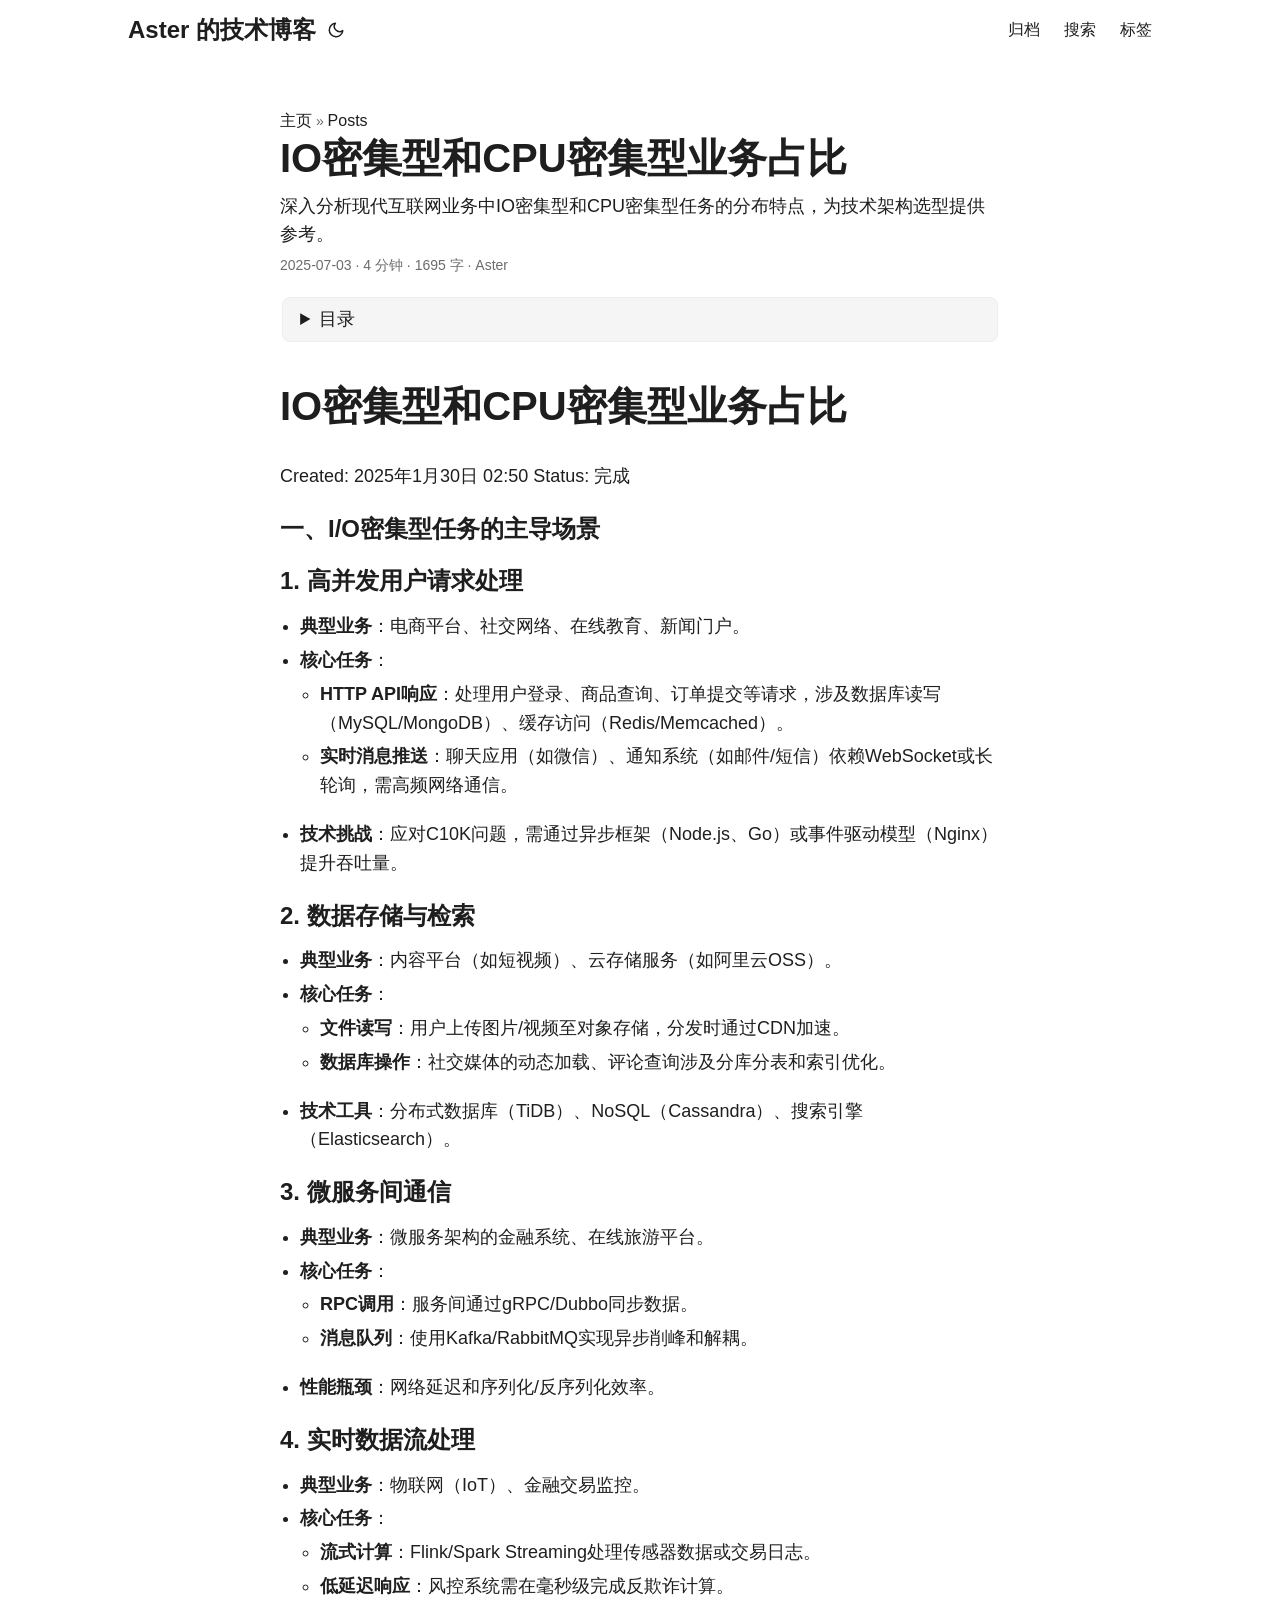
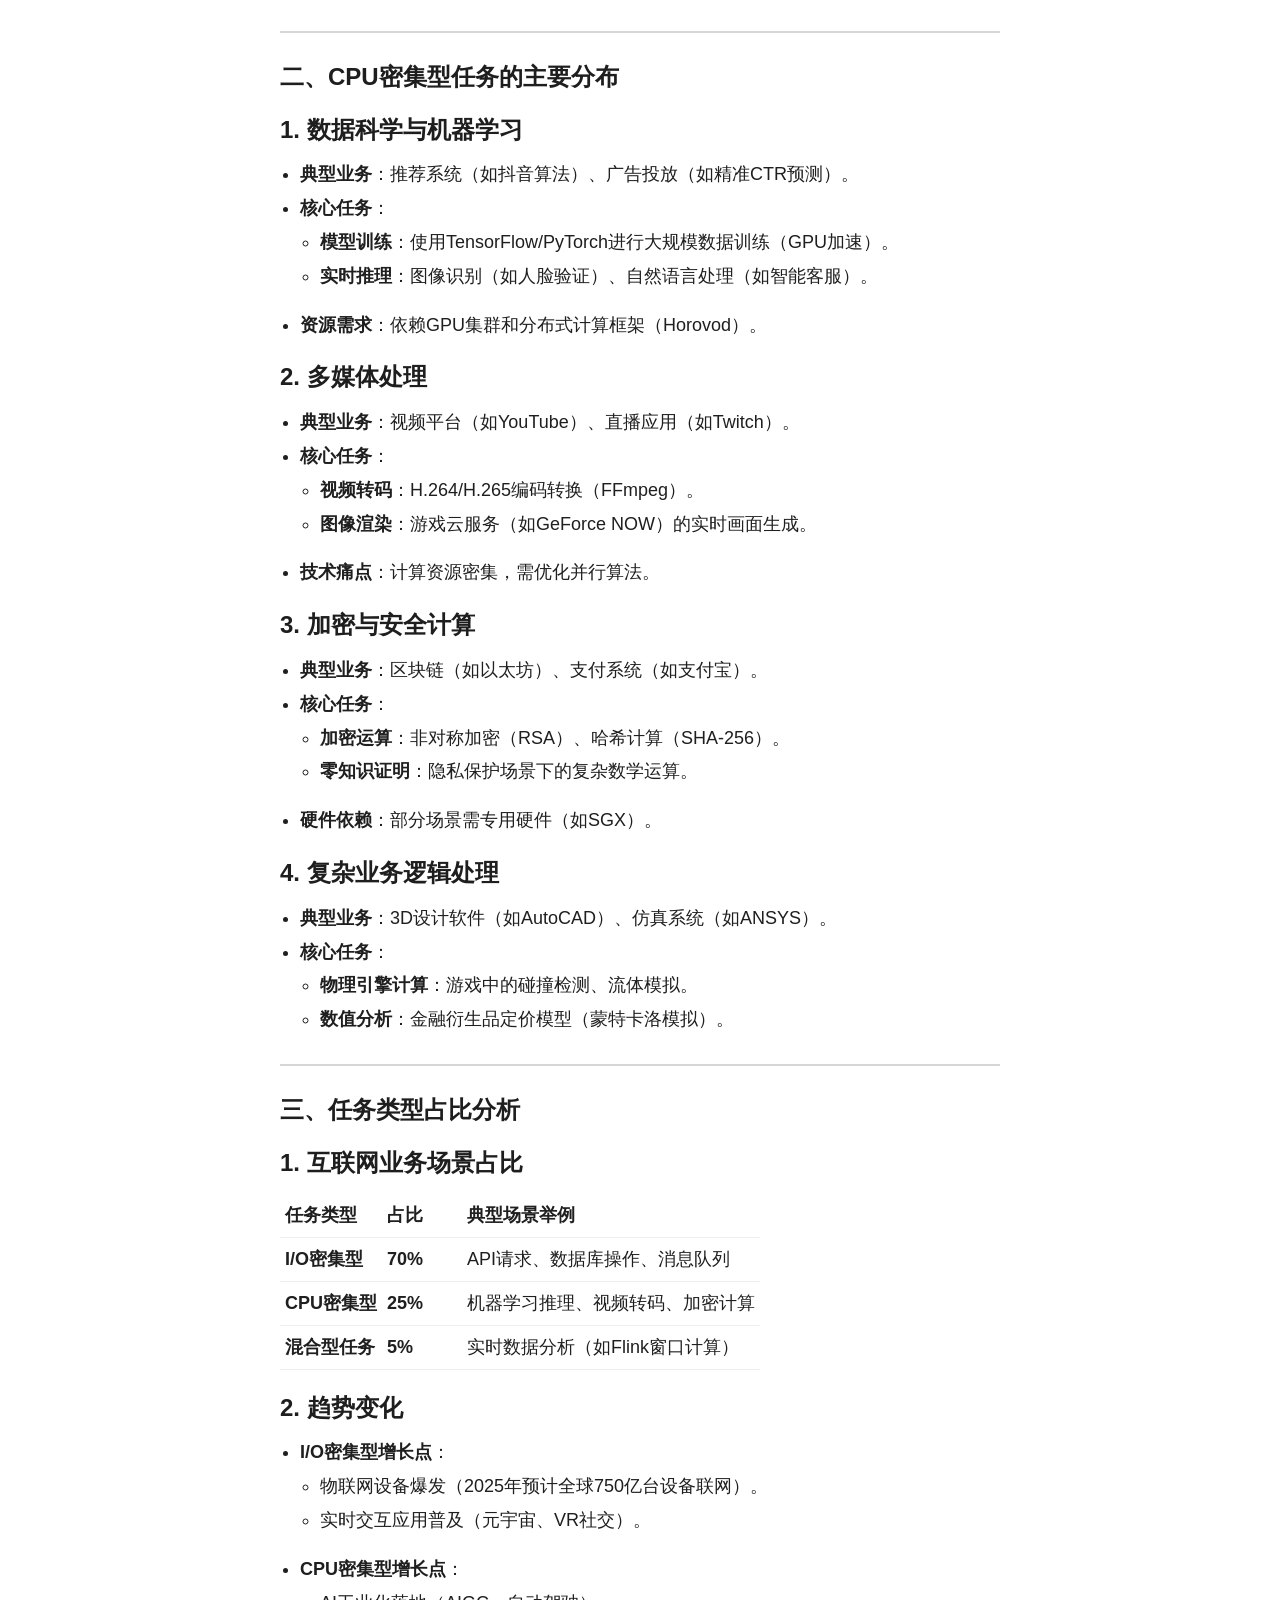
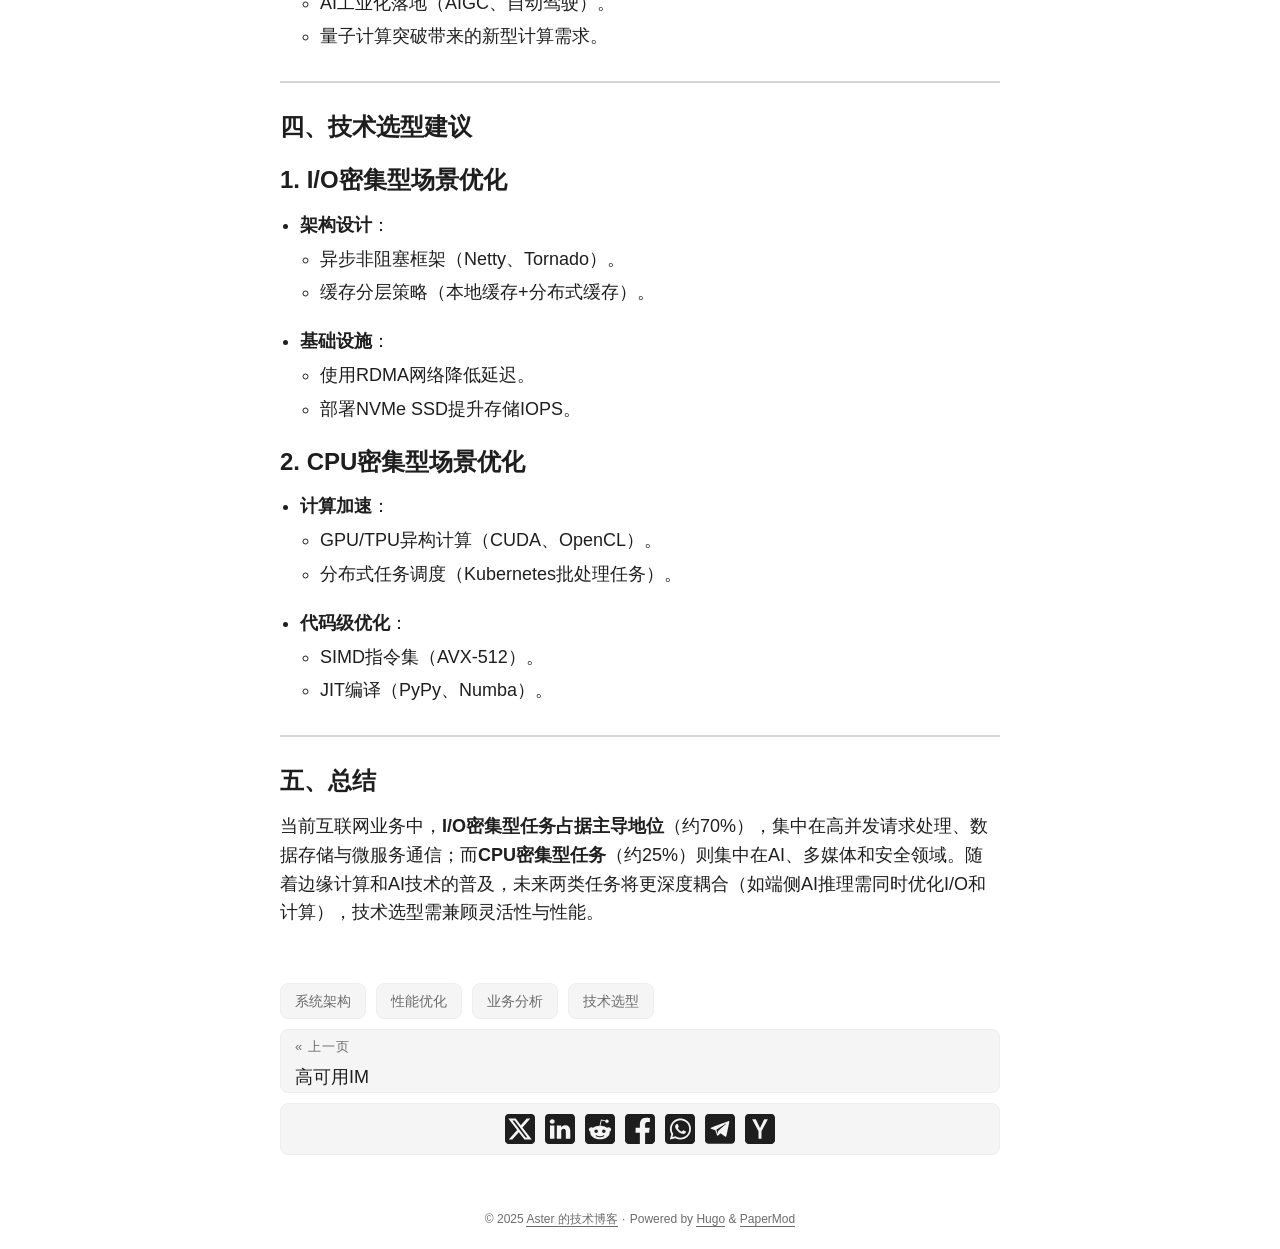
<file: posts/io-cpu-/index.html>
<!doctype html><html lang=zh dir=auto><head><meta charset=utf-8><meta http-equiv=X-UA-Compatible content="IE=edge"><meta name=viewport content="width=device-width,initial-scale=1,shrink-to-fit=no"><meta name=robots content="index, follow"><title>IO密集型和CPU密集型业务占比 | Aster 的技术博客</title><meta name=keywords content="系统架构,性能优化,业务分析,技术选型"><meta name=description content="深入分析现代互联网业务中IO密集型和CPU密集型任务的分布特点，为技术架构选型提供参考。"><meta name=author content="Aster"><link rel=canonical href=https://asterzephyr.github.io/posts/io-cpu-/><link crossorigin=anonymous href=/assets/css/stylesheet.8fe10233a706bc87f2e08b3cf97b8bd4c0a80f10675a143675d59212121037c0.css integrity="sha256-j+ECM6cGvIfy4Is8+XuL1MCoDxBnWhQ2ddWSEhIQN8A=" rel="preload stylesheet" as=style><link rel=icon href=https://asterzephyr.github.io/favicon.ico><link rel=icon type=image/png sizes=16x16 href=https://asterzephyr.github.io/favicon-16x16.png><link rel=icon type=image/png sizes=32x32 href=https://asterzephyr.github.io/favicon-32x32.png><link rel=apple-touch-icon href=https://asterzephyr.github.io/apple-touch-icon.png><link rel=mask-icon href=https://asterzephyr.github.io/safari-pinned-tab.svg><meta name=theme-color content="#2e2e33"><meta name=msapplication-TileColor content="#2e2e33"><link rel=alternate hreflang=zh href=https://asterzephyr.github.io/posts/io-cpu-/><noscript><style>#theme-toggle,.top-link{display:none}</style><style>@media(prefers-color-scheme:dark){:root{--theme:rgb(29, 30, 32);--entry:rgb(46, 46, 51);--primary:rgb(218, 218, 219);--secondary:rgb(155, 156, 157);--tertiary:rgb(65, 66, 68);--content:rgb(196, 196, 197);--code-block-bg:rgb(46, 46, 51);--code-bg:rgb(55, 56, 62);--border:rgb(51, 51, 51)}.list{background:var(--theme)}.list:not(.dark)::-webkit-scrollbar-track{background:0 0}.list:not(.dark)::-webkit-scrollbar-thumb{border-color:var(--theme)}}</style></noscript><script async src="https://www.googletagmanager.com/gtag/js?id=G-SZ2660B91F"></script><script>var dnt,doNotTrack=!1;if(!1&&(dnt=navigator.doNotTrack||window.doNotTrack||navigator.msDoNotTrack,doNotTrack=dnt=="1"||dnt=="yes"),!doNotTrack){window.dataLayer=window.dataLayer||[];function gtag(){dataLayer.push(arguments)}gtag("js",new Date),gtag("config","G-SZ2660B91F")}</script><meta property="og:url" content="https://asterzephyr.github.io/posts/io-cpu-/"><meta property="og:site_name" content="Aster 的技术博客"><meta property="og:title" content="IO密集型和CPU密集型业务占比"><meta property="og:description" content="深入分析现代互联网业务中IO密集型和CPU密集型任务的分布特点，为技术架构选型提供参考。"><meta property="og:locale" content="zh-cn"><meta property="og:type" content="article"><meta property="article:section" content="posts"><meta property="article:published_time" content="2025-07-03T03:00:00+00:00"><meta property="article:modified_time" content="2025-07-03T19:01:44+08:00"><meta property="article:tag" content="系统架构"><meta property="article:tag" content="性能优化"><meta property="article:tag" content="业务分析"><meta property="article:tag" content="技术选型"><meta name=twitter:card content="summary"><meta name=twitter:title content="IO密集型和CPU密集型业务占比"><meta name=twitter:description content="深入分析现代互联网业务中IO密集型和CPU密集型任务的分布特点，为技术架构选型提供参考。"><script type=application/ld+json>{"@context":"https://schema.org","@type":"BreadcrumbList","itemListElement":[{"@type":"ListItem","position":1,"name":"Posts","item":"https://asterzephyr.github.io/posts/"},{"@type":"ListItem","position":2,"name":"IO密集型和CPU密集型业务占比","item":"https://asterzephyr.github.io/posts/io-cpu-/"}]}</script><script type=application/ld+json>{"@context":"https://schema.org","@type":"BlogPosting","headline":"IO密集型和CPU密集型业务占比","name":"IO密集型和CPU密集型业务占比","description":"深入分析现代互联网业务中IO密集型和CPU密集型任务的分布特点，为技术架构选型提供参考。","keywords":["系统架构","性能优化","业务分析","技术选型"],"articleBody":"IO密集型和CPU密集型业务占比 Created: 2025年1月30日 02:50 Status: 完成\n一、I/O密集型任务的主导场景 1. 高并发用户请求处理 典型业务：电商平台、社交网络、在线教育、新闻门户。 核心任务： HTTP API响应：处理用户登录、商品查询、订单提交等请求，涉及数据库读写（MySQL/MongoDB）、缓存访问（Redis/Memcached）。 实时消息推送：聊天应用（如微信）、通知系统（如邮件/短信）依赖WebSocket或长轮询，需高频网络通信。 技术挑战：应对C10K问题，需通过异步框架（Node.js、Go）或事件驱动模型（Nginx）提升吞吐量。 2. 数据存储与检索 典型业务：内容平台（如短视频）、云存储服务（如阿里云OSS）。 核心任务： 文件读写：用户上传图片/视频至对象存储，分发时通过CDN加速。 数据库操作：社交媒体的动态加载、评论查询涉及分库分表和索引优化。 技术工具：分布式数据库（TiDB）、NoSQL（Cassandra）、搜索引擎（Elasticsearch）。 3. 微服务间通信 典型业务：微服务架构的金融系统、在线旅游平台。 核心任务： RPC调用：服务间通过gRPC/Dubbo同步数据。 消息队列：使用Kafka/RabbitMQ实现异步削峰和解耦。 性能瓶颈：网络延迟和序列化/反序列化效率。 4. 实时数据流处理 典型业务：物联网（IoT）、金融交易监控。 核心任务： 流式计算：Flink/Spark Streaming处理传感器数据或交易日志。 低延迟响应：风控系统需在毫秒级完成反欺诈计算。 二、CPU密集型任务的主要分布 1. 数据科学与机器学习 典型业务：推荐系统（如抖音算法）、广告投放（如精准CTR预测）。 核心任务： 模型训练：使用TensorFlow/PyTorch进行大规模数据训练（GPU加速）。 实时推理：图像识别（如人脸验证）、自然语言处理（如智能客服）。 资源需求：依赖GPU集群和分布式计算框架（Horovod）。 2. 多媒体处理 典型业务：视频平台（如YouTube）、直播应用（如Twitch）。 核心任务： 视频转码：H.264/H.265编码转换（FFmpeg）。 图像渲染：游戏云服务（如GeForce NOW）的实时画面生成。 技术痛点：计算资源密集，需优化并行算法。 3. 加密与安全计算 典型业务：区块链（如以太坊）、支付系统（如支付宝）。 核心任务： 加密运算：非对称加密（RSA）、哈希计算（SHA-256）。 零知识证明：隐私保护场景下的复杂数学运算。 硬件依赖：部分场景需专用硬件（如SGX）。 4. 复杂业务逻辑处理 典型业务：3D设计软件（如AutoCAD）、仿真系统（如ANSYS）。 核心任务： 物理引擎计算：游戏中的碰撞检测、流体模拟。 数值分析：金融衍生品定价模型（蒙特卡洛模拟）。 三、任务类型占比分析 1. 互联网业务场景占比 任务类型 占比 典型场景举例 I/O密集型 70% API请求、数据库操作、消息队列 CPU密集型 25% 机器学习推理、视频转码、加密计算 混合型任务 5% 实时数据分析（如Flink窗口计算） 2. 趋势变化 I/O密集型增长点： 物联网设备爆发（2025年预计全球750亿台设备联网）。 实时交互应用普及（元宇宙、VR社交）。 CPU密集型增长点： AI工业化落地（AIGC、自动驾驶）。 量子计算突破带来的新型计算需求。 四、技术选型建议 1. I/O密集型场景优化 架构设计： 异步非阻塞框架（Netty、Tornado）。 缓存分层策略（本地缓存+分布式缓存）。 基础设施： 使用RDMA网络降低延迟。 部署NVMe SSD提升存储IOPS。 2. CPU密集型场景优化 计算加速： GPU/TPU异构计算（CUDA、OpenCL）。 分布式任务调度（Kubernetes批处理任务）。 代码级优化： SIMD指令集（AVX-512）。 JIT编译（PyPy、Numba）。 五、总结 当前互联网业务中，I/O密集型任务占据主导地位（约70%），集中在高并发请求处理、数据存储与微服务通信；而CPU密集型任务（约25%）则集中在AI、多媒体和安全领域。随着边缘计算和AI技术的普及，未来两类任务将更深度耦合（如端侧AI推理需同时优化I/O和计算），技术选型需兼顾灵活性与性能。\n","wordCount":"1695","inLanguage":"zh","datePublished":"2025-07-03T03:00:00Z","dateModified":"2025-07-03T19:01:44+08:00","author":{"@type":"Person","name":"Aster"},"mainEntityOfPage":{"@type":"WebPage","@id":"https://asterzephyr.github.io/posts/io-cpu-/"},"publisher":{"@type":"Organization","name":"Aster 的技术博客","logo":{"@type":"ImageObject","url":"https://asterzephyr.github.io/favicon.ico"}}}</script></head><body id=top><script>localStorage.getItem("pref-theme")==="dark"?document.body.classList.add("dark"):localStorage.getItem("pref-theme")==="light"?document.body.classList.remove("dark"):window.matchMedia("(prefers-color-scheme: dark)").matches&&document.body.classList.add("dark")</script><header class=header><nav class=nav><div class=logo><a href=https://asterzephyr.github.io/ accesskey=h title="Aster 的技术博客 (Alt + H)">Aster 的技术博客</a><div class=logo-switches><button id=theme-toggle accesskey=t title="(Alt + T)" aria-label="Toggle theme">
<svg id="moon" width="24" height="18" viewBox="0 0 24 24" fill="none" stroke="currentColor" stroke-width="2" stroke-linecap="round" stroke-linejoin="round"><path d="M21 12.79A9 9 0 1111.21 3 7 7 0 0021 12.79z"/></svg>
<svg id="sun" width="24" height="18" viewBox="0 0 24 24" fill="none" stroke="currentColor" stroke-width="2" stroke-linecap="round" stroke-linejoin="round"><circle cx="12" cy="12" r="5"/><line x1="12" y1="1" x2="12" y2="3"/><line x1="12" y1="21" x2="12" y2="23"/><line x1="4.22" y1="4.22" x2="5.64" y2="5.64"/><line x1="18.36" y1="18.36" x2="19.78" y2="19.78"/><line x1="1" y1="12" x2="3" y2="12"/><line x1="21" y1="12" x2="23" y2="12"/><line x1="4.22" y1="19.78" x2="5.64" y2="18.36"/><line x1="18.36" y1="5.64" x2="19.78" y2="4.22"/></svg></button></div></div><ul id=menu><li><a href=https://asterzephyr.github.io/archives/ title=归档><span>归档</span></a></li><li><a href=https://asterzephyr.github.io/search/ title=搜索><span>搜索</span></a></li><li><a href=https://asterzephyr.github.io/tags/ title=标签><span>标签</span></a></li></ul></nav></header><main class=main><article class=post-single><header class=post-header><div class=breadcrumbs><a href=https://asterzephyr.github.io/>主页</a>&nbsp;»&nbsp;<a href=https://asterzephyr.github.io/posts/>Posts</a></div><h1 class="post-title entry-hint-parent">IO密集型和CPU密集型业务占比</h1><div class=post-description>深入分析现代互联网业务中IO密集型和CPU密集型任务的分布特点，为技术架构选型提供参考。</div><div class=post-meta><span title='2025-07-03 03:00:00 +0000 UTC'>2025-07-03</span>&nbsp;·&nbsp;4 分钟&nbsp;·&nbsp;1695 字&nbsp;·&nbsp;Aster</div></header><div class=toc><details><summary accesskey=c title="(Alt + C)"><span class=details>目录</span></summary><div class=inner><nav id=TableOfContents><ul><li><ul><li><a href=#一io密集型任务的主导场景><strong>一、I/O密集型任务的主导场景</strong></a></li><li><a href=#1-高并发用户请求处理><strong>1. 高并发用户请求处理</strong></a></li><li><a href=#2-数据存储与检索><strong>2. 数据存储与检索</strong></a></li><li><a href=#3-微服务间通信><strong>3. 微服务间通信</strong></a></li><li><a href=#4-实时数据流处理><strong>4. 实时数据流处理</strong></a></li><li><a href=#二cpu密集型任务的主要分布><strong>二、CPU密集型任务的主要分布</strong></a></li><li><a href=#1-数据科学与机器学习><strong>1. 数据科学与机器学习</strong></a></li><li><a href=#2-多媒体处理><strong>2. 多媒体处理</strong></a></li><li><a href=#3-加密与安全计算><strong>3. 加密与安全计算</strong></a></li><li><a href=#4-复杂业务逻辑处理><strong>4. 复杂业务逻辑处理</strong></a></li><li><a href=#三任务类型占比分析><strong>三、任务类型占比分析</strong></a></li><li><a href=#1-互联网业务场景占比><strong>1. 互联网业务场景占比</strong></a></li><li><a href=#2-趋势变化><strong>2. 趋势变化</strong></a></li><li><a href=#四技术选型建议><strong>四、技术选型建议</strong></a></li><li><a href=#1-io密集型场景优化><strong>1. I/O密集型场景优化</strong></a></li><li><a href=#2-cpu密集型场景优化><strong>2. CPU密集型场景优化</strong></a></li><li><a href=#五总结><strong>五、总结</strong></a></li></ul></li></ul></nav></div></details></div><div class=post-content><h1 id=io密集型和cpu密集型业务占比>IO密集型和CPU密集型业务占比<a hidden class=anchor aria-hidden=true href=#io密集型和cpu密集型业务占比>#</a></h1><p>Created: 2025年1月30日 02:50
Status: 完成</p><h3 id=一io密集型任务的主导场景><strong>一、I/O密集型任务的主导场景</strong><a hidden class=anchor aria-hidden=true href=#一io密集型任务的主导场景>#</a></h3><h3 id=1-高并发用户请求处理><strong>1. 高并发用户请求处理</strong><a hidden class=anchor aria-hidden=true href=#1-高并发用户请求处理>#</a></h3><ul><li><strong>典型业务</strong>：电商平台、社交网络、在线教育、新闻门户。</li><li><strong>核心任务</strong>：<ul><li><strong>HTTP API响应</strong>：处理用户登录、商品查询、订单提交等请求，涉及数据库读写（MySQL/MongoDB）、缓存访问（Redis/Memcached）。</li><li><strong>实时消息推送</strong>：聊天应用（如微信）、通知系统（如邮件/短信）依赖WebSocket或长轮询，需高频网络通信。</li></ul></li><li><strong>技术挑战</strong>：应对C10K问题，需通过异步框架（Node.js、Go）或事件驱动模型（Nginx）提升吞吐量。</li></ul><h3 id=2-数据存储与检索><strong>2. 数据存储与检索</strong><a hidden class=anchor aria-hidden=true href=#2-数据存储与检索>#</a></h3><ul><li><strong>典型业务</strong>：内容平台（如短视频）、云存储服务（如阿里云OSS）。</li><li><strong>核心任务</strong>：<ul><li><strong>文件读写</strong>：用户上传图片/视频至对象存储，分发时通过CDN加速。</li><li><strong>数据库操作</strong>：社交媒体的动态加载、评论查询涉及分库分表和索引优化。</li></ul></li><li><strong>技术工具</strong>：分布式数据库（TiDB）、NoSQL（Cassandra）、搜索引擎（Elasticsearch）。</li></ul><h3 id=3-微服务间通信><strong>3. 微服务间通信</strong><a hidden class=anchor aria-hidden=true href=#3-微服务间通信>#</a></h3><ul><li><strong>典型业务</strong>：微服务架构的金融系统、在线旅游平台。</li><li><strong>核心任务</strong>：<ul><li><strong>RPC调用</strong>：服务间通过gRPC/Dubbo同步数据。</li><li><strong>消息队列</strong>：使用Kafka/RabbitMQ实现异步削峰和解耦。</li></ul></li><li><strong>性能瓶颈</strong>：网络延迟和序列化/反序列化效率。</li></ul><h3 id=4-实时数据流处理><strong>4. 实时数据流处理</strong><a hidden class=anchor aria-hidden=true href=#4-实时数据流处理>#</a></h3><ul><li><strong>典型业务</strong>：物联网（IoT）、金融交易监控。</li><li><strong>核心任务</strong>：<ul><li><strong>流式计算</strong>：Flink/Spark Streaming处理传感器数据或交易日志。</li><li><strong>低延迟响应</strong>：风控系统需在毫秒级完成反欺诈计算。</li></ul></li></ul><hr><h3 id=二cpu密集型任务的主要分布><strong>二、CPU密集型任务的主要分布</strong><a hidden class=anchor aria-hidden=true href=#二cpu密集型任务的主要分布>#</a></h3><h3 id=1-数据科学与机器学习><strong>1. 数据科学与机器学习</strong><a hidden class=anchor aria-hidden=true href=#1-数据科学与机器学习>#</a></h3><ul><li><strong>典型业务</strong>：推荐系统（如抖音算法）、广告投放（如精准CTR预测）。</li><li><strong>核心任务</strong>：<ul><li><strong>模型训练</strong>：使用TensorFlow/PyTorch进行大规模数据训练（GPU加速）。</li><li><strong>实时推理</strong>：图像识别（如人脸验证）、自然语言处理（如智能客服）。</li></ul></li><li><strong>资源需求</strong>：依赖GPU集群和分布式计算框架（Horovod）。</li></ul><h3 id=2-多媒体处理><strong>2. 多媒体处理</strong><a hidden class=anchor aria-hidden=true href=#2-多媒体处理>#</a></h3><ul><li><strong>典型业务</strong>：视频平台（如YouTube）、直播应用（如Twitch）。</li><li><strong>核心任务</strong>：<ul><li><strong>视频转码</strong>：H.264/H.265编码转换（FFmpeg）。</li><li><strong>图像渲染</strong>：游戏云服务（如GeForce NOW）的实时画面生成。</li></ul></li><li><strong>技术痛点</strong>：计算资源密集，需优化并行算法。</li></ul><h3 id=3-加密与安全计算><strong>3. 加密与安全计算</strong><a hidden class=anchor aria-hidden=true href=#3-加密与安全计算>#</a></h3><ul><li><strong>典型业务</strong>：区块链（如以太坊）、支付系统（如支付宝）。</li><li><strong>核心任务</strong>：<ul><li><strong>加密运算</strong>：非对称加密（RSA）、哈希计算（SHA-256）。</li><li><strong>零知识证明</strong>：隐私保护场景下的复杂数学运算。</li></ul></li><li><strong>硬件依赖</strong>：部分场景需专用硬件（如SGX）。</li></ul><h3 id=4-复杂业务逻辑处理><strong>4. 复杂业务逻辑处理</strong><a hidden class=anchor aria-hidden=true href=#4-复杂业务逻辑处理>#</a></h3><ul><li><strong>典型业务</strong>：3D设计软件（如AutoCAD）、仿真系统（如ANSYS）。</li><li><strong>核心任务</strong>：<ul><li><strong>物理引擎计算</strong>：游戏中的碰撞检测、流体模拟。</li><li><strong>数值分析</strong>：金融衍生品定价模型（蒙特卡洛模拟）。</li></ul></li></ul><hr><h3 id=三任务类型占比分析><strong>三、任务类型占比分析</strong><a hidden class=anchor aria-hidden=true href=#三任务类型占比分析>#</a></h3><h3 id=1-互联网业务场景占比><strong>1. 互联网业务场景占比</strong><a hidden class=anchor aria-hidden=true href=#1-互联网业务场景占比>#</a></h3><table><thead><tr><th><strong>任务类型</strong></th><th><strong>占比</strong></th><th><strong>典型场景举例</strong></th></tr></thead><tbody><tr><td><strong>I/O密集型</strong></td><td><strong>70%</strong></td><td>API请求、数据库操作、消息队列</td></tr><tr><td><strong>CPU密集型</strong></td><td><strong>25%</strong></td><td>机器学习推理、视频转码、加密计算</td></tr><tr><td><strong>混合型任务</strong></td><td><strong>5%</strong></td><td>实时数据分析（如Flink窗口计算）</td></tr></tbody></table><h3 id=2-趋势变化><strong>2. 趋势变化</strong><a hidden class=anchor aria-hidden=true href=#2-趋势变化>#</a></h3><ul><li><strong>I/O密集型增长点</strong>：<ul><li>物联网设备爆发（2025年预计全球750亿台设备联网）。</li><li>实时交互应用普及（元宇宙、VR社交）。</li></ul></li><li><strong>CPU密集型增长点</strong>：<ul><li>AI工业化落地（AIGC、自动驾驶）。</li><li>量子计算突破带来的新型计算需求。</li></ul></li></ul><hr><h3 id=四技术选型建议><strong>四、技术选型建议</strong><a hidden class=anchor aria-hidden=true href=#四技术选型建议>#</a></h3><h3 id=1-io密集型场景优化><strong>1. I/O密集型场景优化</strong><a hidden class=anchor aria-hidden=true href=#1-io密集型场景优化>#</a></h3><ul><li><strong>架构设计</strong>：<ul><li>异步非阻塞框架（Netty、Tornado）。</li><li>缓存分层策略（本地缓存+分布式缓存）。</li></ul></li><li><strong>基础设施</strong>：<ul><li>使用RDMA网络降低延迟。</li><li>部署NVMe SSD提升存储IOPS。</li></ul></li></ul><h3 id=2-cpu密集型场景优化><strong>2. CPU密集型场景优化</strong><a hidden class=anchor aria-hidden=true href=#2-cpu密集型场景优化>#</a></h3><ul><li><strong>计算加速</strong>：<ul><li>GPU/TPU异构计算（CUDA、OpenCL）。</li><li>分布式任务调度（Kubernetes批处理任务）。</li></ul></li><li><strong>代码级优化</strong>：<ul><li>SIMD指令集（AVX-512）。</li><li>JIT编译（PyPy、Numba）。</li></ul></li></ul><hr><h3 id=五总结><strong>五、总结</strong><a hidden class=anchor aria-hidden=true href=#五总结>#</a></h3><p>当前互联网业务中，<strong>I/O密集型任务占据主导地位</strong>（约70%），集中在高并发请求处理、数据存储与微服务通信；而<strong>CPU密集型任务</strong>（约25%）则集中在AI、多媒体和安全领域。随着边缘计算和AI技术的普及，未来两类任务将更深度耦合（如端侧AI推理需同时优化I/O和计算），技术选型需兼顾灵活性与性能。</p></div><footer class=post-footer><ul class=post-tags><li><a href=https://asterzephyr.github.io/tags/%E7%B3%BB%E7%BB%9F%E6%9E%B6%E6%9E%84/>系统架构</a></li><li><a href=https://asterzephyr.github.io/tags/%E6%80%A7%E8%83%BD%E4%BC%98%E5%8C%96/>性能优化</a></li><li><a href=https://asterzephyr.github.io/tags/%E4%B8%9A%E5%8A%A1%E5%88%86%E6%9E%90/>业务分析</a></li><li><a href=https://asterzephyr.github.io/tags/%E6%8A%80%E6%9C%AF%E9%80%89%E5%9E%8B/>技术选型</a></li></ul><nav class=paginav><a class=prev href=https://asterzephyr.github.io/posts/-im/><span class=title>« 上一页</span><br><span>高可用IM</span></a></nav><ul class=share-buttons><li><a target=_blank rel="noopener noreferrer" aria-label="share IO密集型和CPU密集型业务占比 on x" href="https://x.com/intent/tweet/?text=IO%e5%af%86%e9%9b%86%e5%9e%8b%e5%92%8cCPU%e5%af%86%e9%9b%86%e5%9e%8b%e4%b8%9a%e5%8a%a1%e5%8d%a0%e6%af%94&amp;url=https%3a%2f%2fasterzephyr.github.io%2fposts%2fio-cpu-%2f&amp;hashtags=%e7%b3%bb%e7%bb%9f%e6%9e%b6%e6%9e%84%2c%e6%80%a7%e8%83%bd%e4%bc%98%e5%8c%96%2c%e4%b8%9a%e5%8a%a1%e5%88%86%e6%9e%90%2c%e6%8a%80%e6%9c%af%e9%80%89%e5%9e%8b"><svg viewBox="0 0 512 512" height="30" width="30" fill="currentColor"><path d="M512 62.554V449.446C512 483.97 483.97 512 449.446 512H62.554C28.03 512 0 483.97.0 449.446V62.554C0 28.03 28.029.0 62.554.0H449.446C483.971.0 512 28.03 512 62.554zM269.951 190.75 182.567 75.216H56L207.216 272.95 63.9 436.783h61.366L235.9 310.383l96.667 126.4H456L298.367 228.367l134-153.151H371.033zM127.633 110h36.468l219.38 290.065H349.5z"/></svg></a></li><li><a target=_blank rel="noopener noreferrer" aria-label="share IO密集型和CPU密集型业务占比 on linkedin" href="https://www.linkedin.com/shareArticle?mini=true&amp;url=https%3a%2f%2fasterzephyr.github.io%2fposts%2fio-cpu-%2f&amp;title=IO%e5%af%86%e9%9b%86%e5%9e%8b%e5%92%8cCPU%e5%af%86%e9%9b%86%e5%9e%8b%e4%b8%9a%e5%8a%a1%e5%8d%a0%e6%af%94&amp;summary=IO%e5%af%86%e9%9b%86%e5%9e%8b%e5%92%8cCPU%e5%af%86%e9%9b%86%e5%9e%8b%e4%b8%9a%e5%8a%a1%e5%8d%a0%e6%af%94&amp;source=https%3a%2f%2fasterzephyr.github.io%2fposts%2fio-cpu-%2f"><svg viewBox="0 0 512 512" height="30" width="30" fill="currentColor"><path d="M449.446.0C483.971.0 512 28.03 512 62.554v386.892C512 483.97 483.97 512 449.446 512H62.554c-34.524.0-62.554-28.03-62.554-62.554V62.554c0-34.524 28.029-62.554 62.554-62.554h386.892zM160.461 423.278V197.561h-75.04v225.717h75.04zm270.539.0V293.839c0-69.333-37.018-101.586-86.381-101.586-39.804.0-57.634 21.891-67.617 37.266v-31.958h-75.021c.995 21.181.0 225.717.0 225.717h75.02V297.222c0-6.748.486-13.492 2.474-18.315 5.414-13.475 17.767-27.434 38.494-27.434 27.135.0 38.007 20.707 38.007 51.037v120.768H431zM123.448 88.722C97.774 88.722 81 105.601 81 127.724c0 21.658 16.264 39.002 41.455 39.002h.484c26.165.0 42.452-17.344 42.452-39.002-.485-22.092-16.241-38.954-41.943-39.002z"/></svg></a></li><li><a target=_blank rel="noopener noreferrer" aria-label="share IO密集型和CPU密集型业务占比 on reddit" href="https://reddit.com/submit?url=https%3a%2f%2fasterzephyr.github.io%2fposts%2fio-cpu-%2f&title=IO%e5%af%86%e9%9b%86%e5%9e%8b%e5%92%8cCPU%e5%af%86%e9%9b%86%e5%9e%8b%e4%b8%9a%e5%8a%a1%e5%8d%a0%e6%af%94"><svg viewBox="0 0 512 512" height="30" width="30" fill="currentColor"><path d="M449.446.0C483.971.0 512 28.03 512 62.554v386.892C512 483.97 483.97 512 449.446 512H62.554c-34.524.0-62.554-28.03-62.554-62.554V62.554c0-34.524 28.029-62.554 62.554-62.554h386.892zM446 265.638c0-22.964-18.616-41.58-41.58-41.58-11.211.0-21.361 4.457-28.841 11.666-28.424-20.508-67.586-33.757-111.204-35.278l18.941-89.121 61.884 13.157c.756 15.734 13.642 28.29 29.56 28.29 16.407.0 29.706-13.299 29.706-29.701.0-16.403-13.299-29.702-29.706-29.702-11.666.0-21.657 6.792-26.515 16.578l-69.105-14.69c-1.922-.418-3.939-.042-5.585 1.036-1.658 1.073-2.811 2.761-3.224 4.686l-21.152 99.438c-44.258 1.228-84.046 14.494-112.837 35.232-7.468-7.164-17.589-11.591-28.757-11.591-22.965.0-41.585 18.616-41.585 41.58.0 16.896 10.095 31.41 24.568 37.918-.639 4.135-.99 8.328-.99 12.576.0 63.977 74.469 115.836 166.33 115.836s166.334-51.859 166.334-115.836c0-4.218-.347-8.387-.977-12.493 14.564-6.47 24.735-21.034 24.735-38.001zM326.526 373.831c-20.27 20.241-59.115 21.816-70.534 21.816-11.428.0-50.277-1.575-70.522-21.82-3.007-3.008-3.007-7.882.0-10.889 3.003-2.999 7.882-3.003 10.885.0 12.777 12.781 40.11 17.317 59.637 17.317 19.522.0 46.86-4.536 59.657-17.321 3.016-2.999 7.886-2.995 10.885.008 3.008 3.011 3.003 7.882-.008 10.889zm-5.23-48.781c-16.373.0-29.701-13.324-29.701-29.698.0-16.381 13.328-29.714 29.701-29.714 16.378.0 29.706 13.333 29.706 29.714.0 16.374-13.328 29.698-29.706 29.698zM160.91 295.348c0-16.381 13.328-29.71 29.714-29.71 16.369.0 29.689 13.329 29.689 29.71.0 16.373-13.32 29.693-29.689 29.693-16.386.0-29.714-13.32-29.714-29.693z"/></svg></a></li><li><a target=_blank rel="noopener noreferrer" aria-label="share IO密集型和CPU密集型业务占比 on facebook" href="https://facebook.com/sharer/sharer.php?u=https%3a%2f%2fasterzephyr.github.io%2fposts%2fio-cpu-%2f"><svg viewBox="0 0 512 512" height="30" width="30" fill="currentColor"><path d="M449.446.0C483.971.0 512 28.03 512 62.554v386.892C512 483.97 483.97 512 449.446 512H342.978V319.085h66.6l12.672-82.621h-79.272v-53.617c0-22.603 11.073-44.636 46.58-44.636H425.6v-70.34s-32.71-5.582-63.982-5.582c-65.288.0-107.96 39.569-107.96 111.204v62.971h-72.573v82.621h72.573V512h-191.104c-34.524.0-62.554-28.03-62.554-62.554V62.554c0-34.524 28.029-62.554 62.554-62.554h386.892z"/></svg></a></li><li><a target=_blank rel="noopener noreferrer" aria-label="share IO密集型和CPU密集型业务占比 on whatsapp" href="https://api.whatsapp.com/send?text=IO%e5%af%86%e9%9b%86%e5%9e%8b%e5%92%8cCPU%e5%af%86%e9%9b%86%e5%9e%8b%e4%b8%9a%e5%8a%a1%e5%8d%a0%e6%af%94%20-%20https%3a%2f%2fasterzephyr.github.io%2fposts%2fio-cpu-%2f"><svg viewBox="0 0 512 512" height="30" width="30" fill="currentColor"><path d="M449.446.0C483.971.0 512 28.03 512 62.554v386.892C512 483.97 483.97 512 449.446 512H62.554c-34.524.0-62.554-28.03-62.554-62.554V62.554c0-34.524 28.029-62.554 62.554-62.554h386.892zm-58.673 127.703c-33.842-33.881-78.847-52.548-126.798-52.568-98.799.0-179.21 80.405-179.249 179.234-.013 31.593 8.241 62.428 23.927 89.612l-25.429 92.884 95.021-24.925c26.181 14.28 55.659 21.807 85.658 21.816h.074c98.789.0 179.206-80.413 179.247-179.243.018-47.895-18.61-92.93-52.451-126.81zM263.976 403.485h-.06c-26.734-.01-52.954-7.193-75.828-20.767l-5.441-3.229-56.386 14.792 15.05-54.977-3.542-5.637c-14.913-23.72-22.791-51.136-22.779-79.287.033-82.142 66.867-148.971 149.046-148.971 39.793.014 77.199 15.531 105.329 43.692 28.128 28.16 43.609 65.592 43.594 105.4-.034 82.149-66.866 148.983-148.983 148.984zm81.721-111.581c-4.479-2.242-26.499-13.075-30.604-14.571-4.105-1.495-7.091-2.241-10.077 2.241-2.986 4.483-11.569 14.572-14.182 17.562-2.612 2.988-5.225 3.364-9.703 1.12-4.479-2.241-18.91-6.97-36.017-22.23C231.8 264.15 222.81 249.484 220.198 245s-.279-6.908 1.963-9.14c2.016-2.007 4.48-5.232 6.719-7.847 2.24-2.615 2.986-4.484 4.479-7.472 1.493-2.99.747-5.604-.374-7.846-1.119-2.241-10.077-24.288-13.809-33.256-3.635-8.733-7.327-7.55-10.077-7.688-2.609-.13-5.598-.158-8.583-.158-2.986.0-7.839 1.121-11.944 5.604-4.105 4.484-15.675 15.32-15.675 37.364.0 22.046 16.048 43.342 18.287 46.332 2.24 2.99 31.582 48.227 76.511 67.627 10.685 4.615 19.028 7.371 25.533 9.434 10.728 3.41 20.492 2.929 28.209 1.775 8.605-1.285 26.499-10.833 30.231-21.295 3.732-10.464 3.732-19.431 2.612-21.298-1.119-1.869-4.105-2.99-8.583-5.232z"/></svg></a></li><li><a target=_blank rel="noopener noreferrer" aria-label="share IO密集型和CPU密集型业务占比 on telegram" href="https://telegram.me/share/url?text=IO%e5%af%86%e9%9b%86%e5%9e%8b%e5%92%8cCPU%e5%af%86%e9%9b%86%e5%9e%8b%e4%b8%9a%e5%8a%a1%e5%8d%a0%e6%af%94&amp;url=https%3a%2f%2fasterzephyr.github.io%2fposts%2fio-cpu-%2f"><svg viewBox="2 2 28 28" height="30" width="30" fill="currentColor"><path d="M26.49 29.86H5.5a3.37 3.37.0 01-2.47-1 3.35 3.35.0 01-1-2.47V5.48A3.36 3.36.0 013 3 3.37 3.37.0 015.5 2h21A3.38 3.38.0 0129 3a3.36 3.36.0 011 2.46V26.37a3.35 3.35.0 01-1 2.47 3.38 3.38.0 01-2.51 1.02zm-5.38-6.71a.79.79.0 00.85-.66L24.73 9.24a.55.55.0 00-.18-.46.62.62.0 00-.41-.17q-.08.0-16.53 6.11a.59.59.0 00-.41.59.57.57.0 00.43.52l4 1.24 1.61 4.83a.62.62.0 00.63.43.56.56.0 00.4-.17L16.54 20l4.09 3A.9.9.0 0021.11 23.15zM13.8 20.71l-1.21-4q8.72-5.55 8.78-5.55c.15.0.23.0.23.16a.18.18.0 010 .06s-2.51 2.3-7.52 6.8z"/></svg></a></li><li><a target=_blank rel="noopener noreferrer" aria-label="share IO密集型和CPU密集型业务占比 on ycombinator" href="https://news.ycombinator.com/submitlink?t=IO%e5%af%86%e9%9b%86%e5%9e%8b%e5%92%8cCPU%e5%af%86%e9%9b%86%e5%9e%8b%e4%b8%9a%e5%8a%a1%e5%8d%a0%e6%af%94&u=https%3a%2f%2fasterzephyr.github.io%2fposts%2fio-cpu-%2f"><svg width="30" height="30" viewBox="0 0 512 512" fill="currentColor"><path d="M449.446.0C483.971.0 512 28.03 512 62.554V449.446C512 483.97 483.97 512 449.446 512H62.554C28.03 512 0 483.97.0 449.446V62.554C0 28.03 28.029.0 62.554.0H449.446zM183.8767 87.9921h-62.034L230.6673 292.4508V424.0079h50.6655V292.4508L390.1575 87.9921H328.1233L256 238.2489z"/></svg></a></li></ul></footer></article></main><footer class=footer><span>&copy; 2025 <a href=https://asterzephyr.github.io/>Aster 的技术博客</a></span> ·
<span>Powered by
<a href=https://gohugo.io/ rel="noopener noreferrer" target=_blank>Hugo</a> &
<a href=https://github.com/adityatelange/hugo-PaperMod/ rel=noopener target=_blank>PaperMod</a></span></footer><a href=#top aria-label="go to top" title="Go to Top (Alt + G)" class=top-link id=top-link accesskey=g><svg viewBox="0 0 12 6" fill="currentColor"><path d="M12 6H0l6-6z"/></svg>
</a><script>let menu=document.getElementById("menu");menu&&(menu.scrollLeft=localStorage.getItem("menu-scroll-position"),menu.onscroll=function(){localStorage.setItem("menu-scroll-position",menu.scrollLeft)}),document.querySelectorAll('a[href^="#"]').forEach(e=>{e.addEventListener("click",function(e){e.preventDefault();var t=this.getAttribute("href").substr(1);window.matchMedia("(prefers-reduced-motion: reduce)").matches?document.querySelector(`[id='${decodeURIComponent(t)}']`).scrollIntoView():document.querySelector(`[id='${decodeURIComponent(t)}']`).scrollIntoView({behavior:"smooth"}),t==="top"?history.replaceState(null,null," "):history.pushState(null,null,`#${t}`)})})</script><script>var mybutton=document.getElementById("top-link");window.onscroll=function(){document.body.scrollTop>800||document.documentElement.scrollTop>800?(mybutton.style.visibility="visible",mybutton.style.opacity="1"):(mybutton.style.visibility="hidden",mybutton.style.opacity="0")}</script><script>document.getElementById("theme-toggle").addEventListener("click",()=>{document.body.className.includes("dark")?(document.body.classList.remove("dark"),localStorage.setItem("pref-theme","light")):(document.body.classList.add("dark"),localStorage.setItem("pref-theme","dark"))})</script><script>document.querySelectorAll("pre > code").forEach(e=>{const n=e.parentNode.parentNode,t=document.createElement("button");t.classList.add("copy-code"),t.innerHTML="复制";function s(){t.innerHTML="已复制！",setTimeout(()=>{t.innerHTML="复制"},2e3)}t.addEventListener("click",t=>{if("clipboard"in navigator){navigator.clipboard.writeText(e.textContent),s();return}const n=document.createRange();n.selectNodeContents(e);const o=window.getSelection();o.removeAllRanges(),o.addRange(n);try{document.execCommand("copy"),s()}catch{}o.removeRange(n)}),n.classList.contains("highlight")?n.appendChild(t):n.parentNode.firstChild==n||(e.parentNode.parentNode.parentNode.parentNode.parentNode.nodeName=="TABLE"?e.parentNode.parentNode.parentNode.parentNode.parentNode.appendChild(t):e.parentNode.appendChild(t))})</script></body></html>
</file>
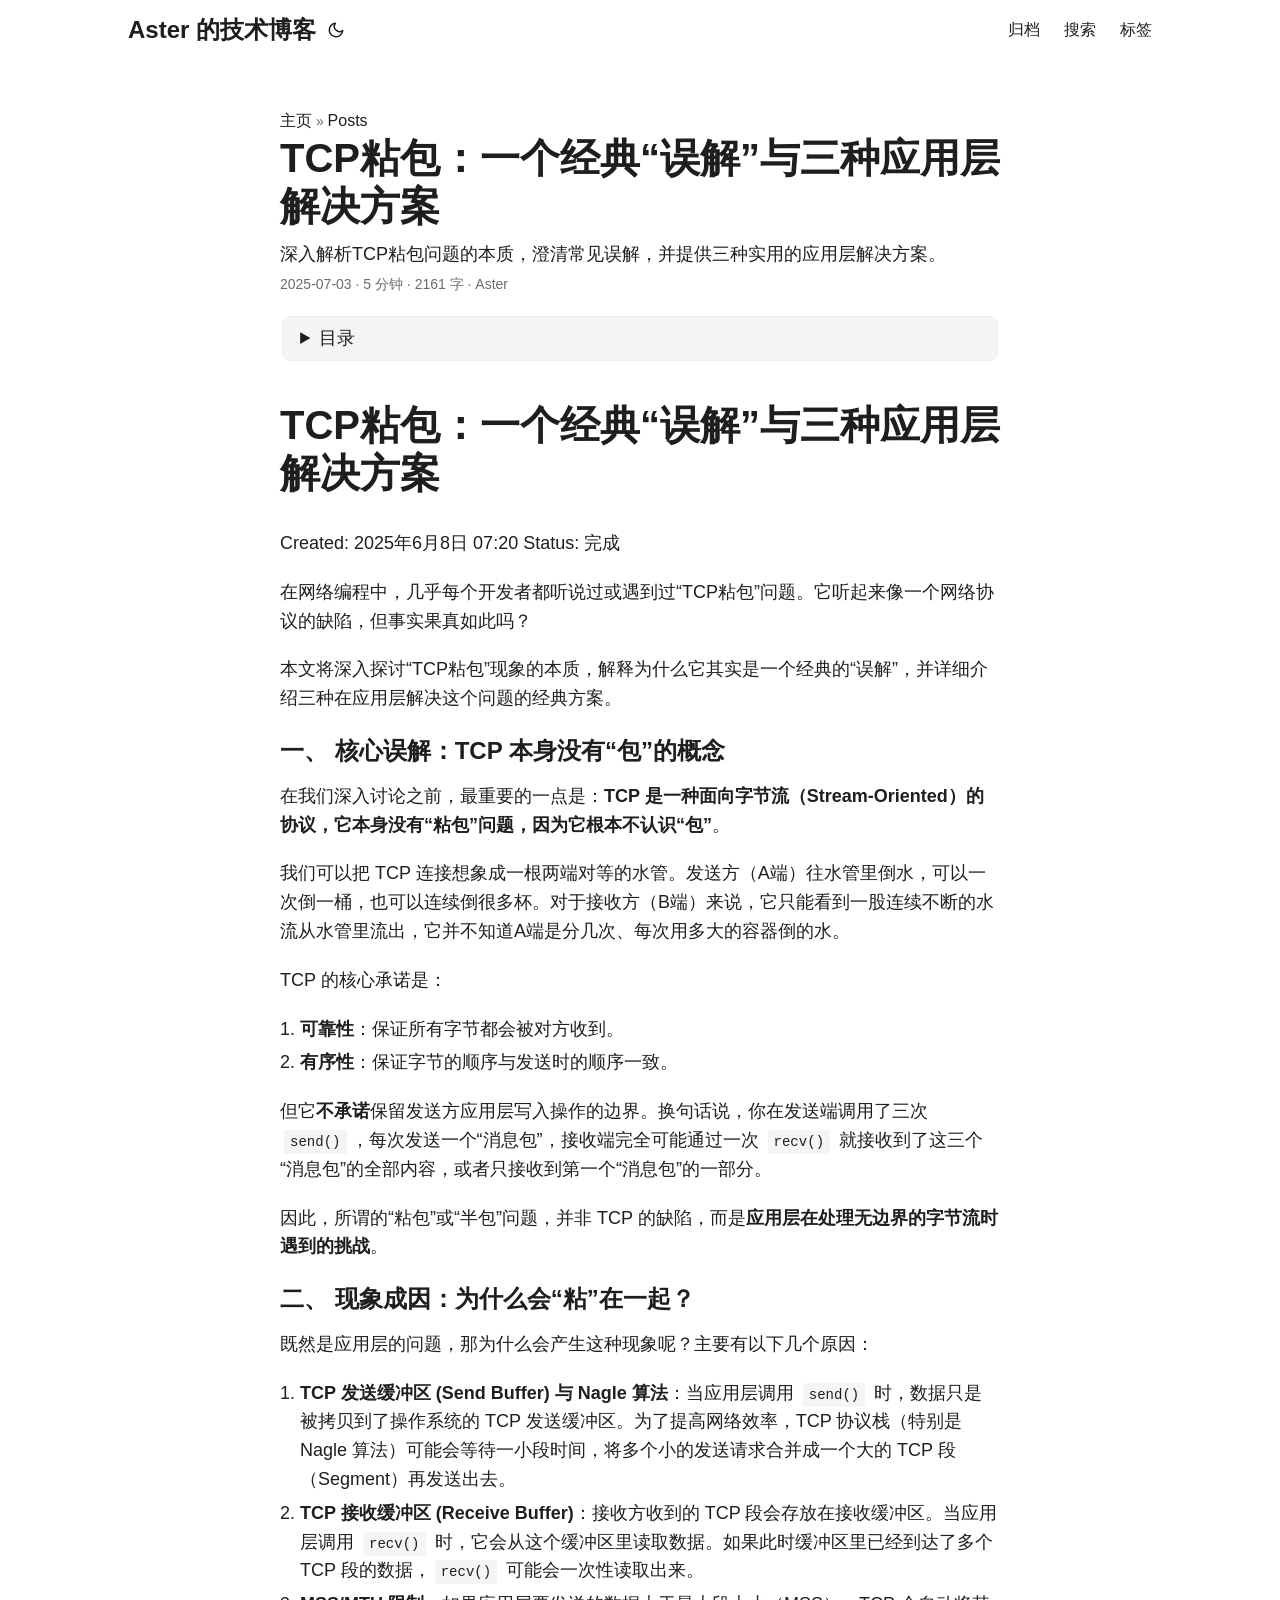
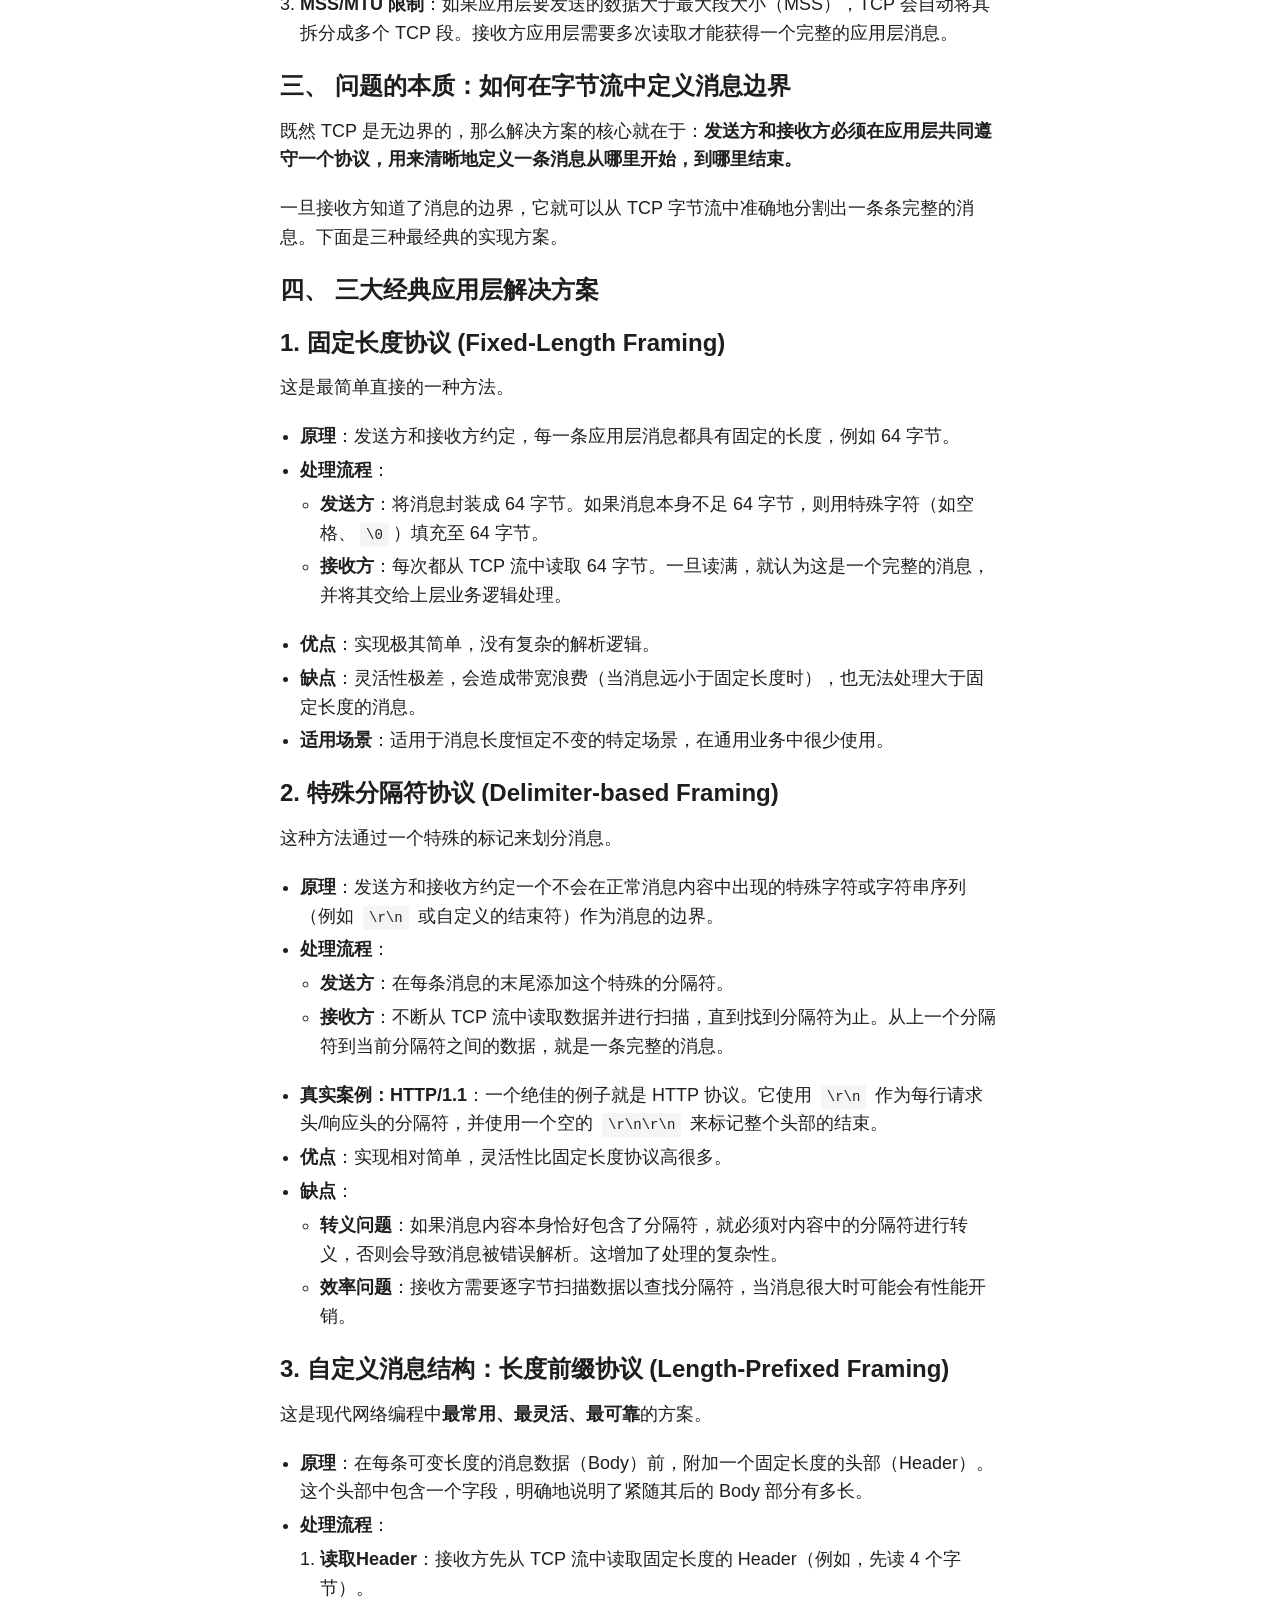
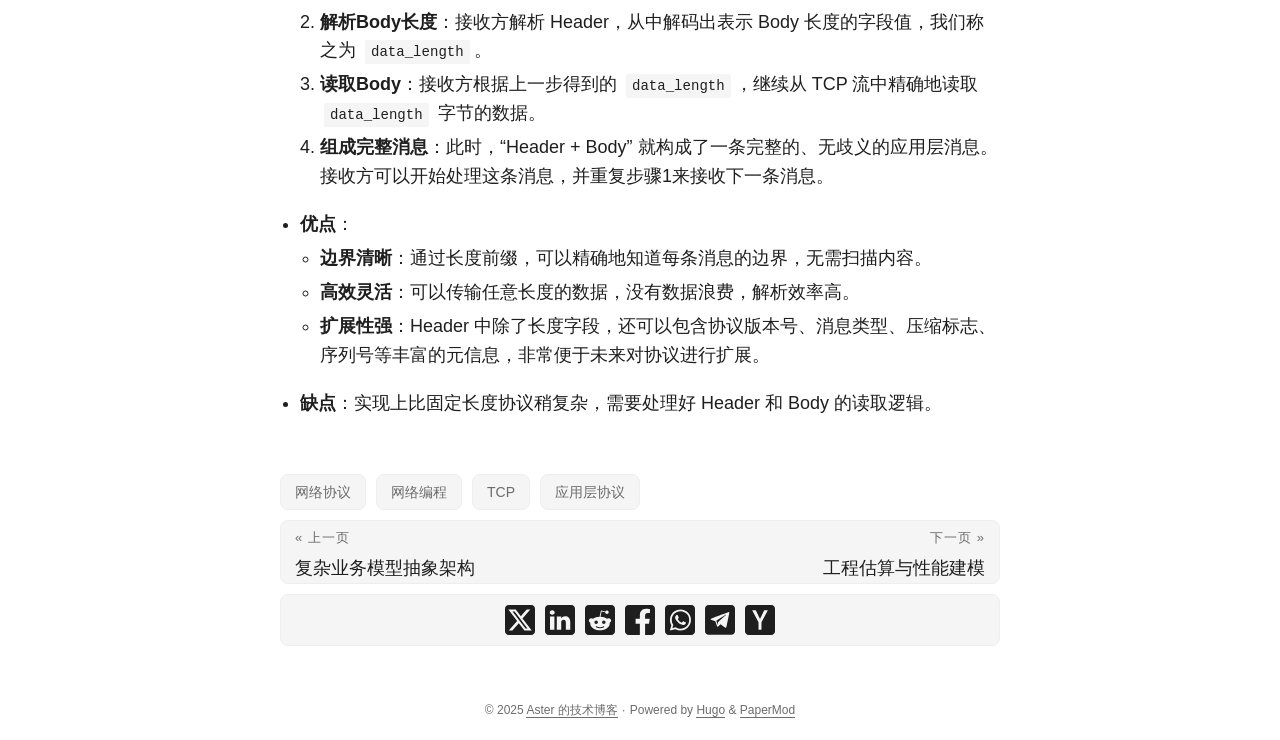
<file: posts/tcp-/index.html>
<!doctype html><html lang=zh dir=auto><head><meta charset=utf-8><meta http-equiv=X-UA-Compatible content="IE=edge"><meta name=viewport content="width=device-width,initial-scale=1,shrink-to-fit=no"><meta name=robots content="index, follow"><title>TCP粘包：一个经典“误解”与三种应用层解决方案 | Aster 的技术博客</title><meta name=keywords content="网络协议,网络编程,TCP,应用层协议"><meta name=description content="深入解析TCP粘包问题的本质，澄清常见误解，并提供三种实用的应用层解决方案。"><meta name=author content="Aster"><link rel=canonical href=https://asterzephyr.github.io/posts/tcp-/><link crossorigin=anonymous href=/assets/css/stylesheet.8fe10233a706bc87f2e08b3cf97b8bd4c0a80f10675a143675d59212121037c0.css integrity="sha256-j+ECM6cGvIfy4Is8+XuL1MCoDxBnWhQ2ddWSEhIQN8A=" rel="preload stylesheet" as=style><link rel=icon href=https://asterzephyr.github.io/favicon.ico><link rel=icon type=image/png sizes=16x16 href=https://asterzephyr.github.io/favicon-16x16.png><link rel=icon type=image/png sizes=32x32 href=https://asterzephyr.github.io/favicon-32x32.png><link rel=apple-touch-icon href=https://asterzephyr.github.io/apple-touch-icon.png><link rel=mask-icon href=https://asterzephyr.github.io/safari-pinned-tab.svg><meta name=theme-color content="#2e2e33"><meta name=msapplication-TileColor content="#2e2e33"><link rel=alternate hreflang=zh href=https://asterzephyr.github.io/posts/tcp-/><noscript><style>#theme-toggle,.top-link{display:none}</style><style>@media(prefers-color-scheme:dark){:root{--theme:rgb(29, 30, 32);--entry:rgb(46, 46, 51);--primary:rgb(218, 218, 219);--secondary:rgb(155, 156, 157);--tertiary:rgb(65, 66, 68);--content:rgb(196, 196, 197);--code-block-bg:rgb(46, 46, 51);--code-bg:rgb(55, 56, 62);--border:rgb(51, 51, 51)}.list{background:var(--theme)}.list:not(.dark)::-webkit-scrollbar-track{background:0 0}.list:not(.dark)::-webkit-scrollbar-thumb{border-color:var(--theme)}}</style></noscript><script async src="https://www.googletagmanager.com/gtag/js?id=G-SZ2660B91F"></script><script>var dnt,doNotTrack=!1;if(!1&&(dnt=navigator.doNotTrack||window.doNotTrack||navigator.msDoNotTrack,doNotTrack=dnt=="1"||dnt=="yes"),!doNotTrack){window.dataLayer=window.dataLayer||[];function gtag(){dataLayer.push(arguments)}gtag("js",new Date),gtag("config","G-SZ2660B91F")}</script><meta property="og:url" content="https://asterzephyr.github.io/posts/tcp-/"><meta property="og:site_name" content="Aster 的技术博客"><meta property="og:title" content="TCP粘包：一个经典“误解”与三种应用层解决方案"><meta property="og:description" content="深入解析TCP粘包问题的本质，澄清常见误解，并提供三种实用的应用层解决方案。"><meta property="og:locale" content="zh-cn"><meta property="og:type" content="article"><meta property="article:section" content="posts"><meta property="article:published_time" content="2025-07-03T08:00:00+00:00"><meta property="article:modified_time" content="2025-07-03T19:01:44+08:00"><meta property="article:tag" content="网络协议"><meta property="article:tag" content="网络编程"><meta property="article:tag" content="TCP"><meta property="article:tag" content="应用层协议"><meta name=twitter:card content="summary"><meta name=twitter:title content="TCP粘包：一个经典“误解”与三种应用层解决方案"><meta name=twitter:description content="深入解析TCP粘包问题的本质，澄清常见误解，并提供三种实用的应用层解决方案。"><script type=application/ld+json>{"@context":"https://schema.org","@type":"BreadcrumbList","itemListElement":[{"@type":"ListItem","position":1,"name":"Posts","item":"https://asterzephyr.github.io/posts/"},{"@type":"ListItem","position":2,"name":"TCP粘包：一个经典“误解”与三种应用层解决方案","item":"https://asterzephyr.github.io/posts/tcp-/"}]}</script><script type=application/ld+json>{"@context":"https://schema.org","@type":"BlogPosting","headline":"TCP粘包：一个经典“误解”与三种应用层解决方案","name":"TCP粘包：一个经典“误解”与三种应用层解决方案","description":"深入解析TCP粘包问题的本质，澄清常见误解，并提供三种实用的应用层解决方案。","keywords":["网络协议","网络编程","TCP","应用层协议"],"articleBody":"TCP粘包：一个经典“误解”与三种应用层解决方案 Created: 2025年6月8日 07:20 Status: 完成\n在网络编程中，几乎每个开发者都听说过或遇到过“TCP粘包”问题。它听起来像一个网络协议的缺陷，但事实果真如此吗？\n本文将深入探讨“TCP粘包”现象的本质，解释为什么它其实是一个经典的“误解”，并详细介绍三种在应用层解决这个问题的经典方案。\n一、 核心误解：TCP 本身没有“包”的概念 在我们深入讨论之前，最重要的一点是：TCP 是一种面向字节流（Stream-Oriented）的协议，它本身没有“粘包”问题，因为它根本不认识“包”。\n我们可以把 TCP 连接想象成一根两端对等的水管。发送方（A端）往水管里倒水，可以一次倒一桶，也可以连续倒很多杯。对于接收方（B端）来说，它只能看到一股连续不断的水流从水管里流出，它并不知道A端是分几次、每次用多大的容器倒的水。\nTCP 的核心承诺是：\n可靠性：保证所有字节都会被对方收到。 有序性：保证字节的顺序与发送时的顺序一致。 但它不承诺保留发送方应用层写入操作的边界。换句话说，你在发送端调用了三次 send()，每次发送一个“消息包”，接收端完全可能通过一次 recv() 就接收到了这三个“消息包”的全部内容，或者只接收到第一个“消息包”的一部分。\n因此，所谓的“粘包”或“半包”问题，并非 TCP 的缺陷，而是应用层在处理无边界的字节流时遇到的挑战。\n二、 现象成因：为什么会“粘”在一起？ 既然是应用层的问题，那为什么会产生这种现象呢？主要有以下几个原因：\nTCP 发送缓冲区 (Send Buffer) 与 Nagle 算法：当应用层调用 send() 时，数据只是被拷贝到了操作系统的 TCP 发送缓冲区。为了提高网络效率，TCP 协议栈（特别是 Nagle 算法）可能会等待一小段时间，将多个小的发送请求合并成一个大的 TCP 段（Segment）再发送出去。 TCP 接收缓冲区 (Receive Buffer)：接收方收到的 TCP 段会存放在接收缓冲区。当应用层调用 recv() 时，它会从这个缓冲区里读取数据。如果此时缓冲区里已经到达了多个 TCP 段的数据，recv() 可能会一次性读取出来。 MSS/MTU 限制：如果应用层要发送的数据大于最大段大小（MSS），TCP 会自动将其拆分成多个 TCP 段。接收方应用层需要多次读取才能获得一个完整的应用层消息。 三、 问题的本质：如何在字节流中定义消息边界 既然 TCP 是无边界的，那么解决方案的核心就在于：发送方和接收方必须在应用层共同遵守一个协议，用来清晰地定义一条消息从哪里开始，到哪里结束。\n一旦接收方知道了消息的边界，它就可以从 TCP 字节流中准确地分割出一条条完整的消息。下面是三种最经典的实现方案。\n四、 三大经典应用层解决方案 1. 固定长度协议 (Fixed-Length Framing) 这是最简单直接的一种方法。\n原理：发送方和接收方约定，每一条应用层消息都具有固定的长度，例如 64 字节。 处理流程： 发送方：将消息封装成 64 字节。如果消息本身不足 64 字节，则用特殊字符（如空格、\\0）填充至 64 字节。 接收方：每次都从 TCP 流中读取 64 字节。一旦读满，就认为这是一个完整的消息，并将其交给上层业务逻辑处理。 优点：实现极其简单，没有复杂的解析逻辑。 缺点：灵活性极差，会造成带宽浪费（当消息远小于固定长度时），也无法处理大于固定长度的消息。 适用场景：适用于消息长度恒定不变的特定场景，在通用业务中很少使用。 2. 特殊分隔符协议 (Delimiter-based Framing) 这种方法通过一个特殊的标记来划分消息。\n原理：发送方和接收方约定一个不会在正常消息内容中出现的特殊字符或字符串序列（例如 \\r\\n 或自定义的结束符）作为消息的边界。 处理流程： 发送方：在每条消息的末尾添加这个特殊的分隔符。 接收方：不断从 TCP 流中读取数据并进行扫描，直到找到分隔符为止。从上一个分隔符到当前分隔符之间的数据，就是一条完整的消息。 真实案例：HTTP/1.1：一个绝佳的例子就是 HTTP 协议。它使用 \\r\\n 作为每行请求头/响应头的分隔符，并使用一个空的 \\r\\n\\r\\n 来标记整个头部的结束。 优点：实现相对简单，灵活性比固定长度协议高很多。 缺点： 转义问题：如果消息内容本身恰好包含了分隔符，就必须对内容中的分隔符进行转义，否则会导致消息被错误解析。这增加了处理的复杂性。 效率问题：接收方需要逐字节扫描数据以查找分隔符，当消息很大时可能会有性能开销。 3. 自定义消息结构：长度前缀协议 (Length-Prefixed Framing) 这是现代网络编程中最常用、最灵活、最可靠的方案。\n原理：在每条可变长度的消息数据（Body）前，附加一个固定长度的头部（Header）。这个头部中包含一个字段，明确地说明了紧随其后的 Body 部分有多长。 处理流程： 读取Header：接收方先从 TCP 流中读取固定长度的 Header（例如，先读 4 个字节）。 解析Body长度：接收方解析 Header，从中解码出表示 Body 长度的字段值，我们称之为 data_length。 读取Body：接收方根据上一步得到的 data_length，继续从 TCP 流中精确地读取 data_length 字节的数据。 组成完整消息：此时，“Header + Body” 就构成了一条完整的、无歧义的应用层消息。接收方可以开始处理这条消息，并重复步骤1来接收下一条消息。 优点： 边界清晰：通过长度前缀，可以精确地知道每条消息的边界，无需扫描内容。 高效灵活：可以传输任意长度的数据，没有数据浪费，解析效率高。 扩展性强：Header 中除了长度字段，还可以包含协议版本号、消息类型、压缩标志、序列号等丰富的元信息，非常便于未来对协议进行扩展。 缺点：实现上比固定长度协议稍复杂，需要处理好 Header 和 Body 的读取逻辑。 ","wordCount":"2161","inLanguage":"zh","datePublished":"2025-07-03T08:00:00Z","dateModified":"2025-07-03T19:01:44+08:00","author":{"@type":"Person","name":"Aster"},"mainEntityOfPage":{"@type":"WebPage","@id":"https://asterzephyr.github.io/posts/tcp-/"},"publisher":{"@type":"Organization","name":"Aster 的技术博客","logo":{"@type":"ImageObject","url":"https://asterzephyr.github.io/favicon.ico"}}}</script></head><body id=top><script>localStorage.getItem("pref-theme")==="dark"?document.body.classList.add("dark"):localStorage.getItem("pref-theme")==="light"?document.body.classList.remove("dark"):window.matchMedia("(prefers-color-scheme: dark)").matches&&document.body.classList.add("dark")</script><header class=header><nav class=nav><div class=logo><a href=https://asterzephyr.github.io/ accesskey=h title="Aster 的技术博客 (Alt + H)">Aster 的技术博客</a><div class=logo-switches><button id=theme-toggle accesskey=t title="(Alt + T)" aria-label="Toggle theme">
<svg id="moon" width="24" height="18" viewBox="0 0 24 24" fill="none" stroke="currentColor" stroke-width="2" stroke-linecap="round" stroke-linejoin="round"><path d="M21 12.79A9 9 0 1111.21 3 7 7 0 0021 12.79z"/></svg>
<svg id="sun" width="24" height="18" viewBox="0 0 24 24" fill="none" stroke="currentColor" stroke-width="2" stroke-linecap="round" stroke-linejoin="round"><circle cx="12" cy="12" r="5"/><line x1="12" y1="1" x2="12" y2="3"/><line x1="12" y1="21" x2="12" y2="23"/><line x1="4.22" y1="4.22" x2="5.64" y2="5.64"/><line x1="18.36" y1="18.36" x2="19.78" y2="19.78"/><line x1="1" y1="12" x2="3" y2="12"/><line x1="21" y1="12" x2="23" y2="12"/><line x1="4.22" y1="19.78" x2="5.64" y2="18.36"/><line x1="18.36" y1="5.64" x2="19.78" y2="4.22"/></svg></button></div></div><ul id=menu><li><a href=https://asterzephyr.github.io/archives/ title=归档><span>归档</span></a></li><li><a href=https://asterzephyr.github.io/search/ title=搜索><span>搜索</span></a></li><li><a href=https://asterzephyr.github.io/tags/ title=标签><span>标签</span></a></li></ul></nav></header><main class=main><article class=post-single><header class=post-header><div class=breadcrumbs><a href=https://asterzephyr.github.io/>主页</a>&nbsp;»&nbsp;<a href=https://asterzephyr.github.io/posts/>Posts</a></div><h1 class="post-title entry-hint-parent">TCP粘包：一个经典“误解”与三种应用层解决方案</h1><div class=post-description>深入解析TCP粘包问题的本质，澄清常见误解，并提供三种实用的应用层解决方案。</div><div class=post-meta><span title='2025-07-03 08:00:00 +0000 UTC'>2025-07-03</span>&nbsp;·&nbsp;5 分钟&nbsp;·&nbsp;2161 字&nbsp;·&nbsp;Aster</div></header><div class=toc><details><summary accesskey=c title="(Alt + C)"><span class=details>目录</span></summary><div class=inner><nav id=TableOfContents><ul><li><ul><li><a href=#一-核心误解tcp-本身没有包的概念>一、 核心误解：TCP 本身没有“包”的概念</a></li><li><a href=#二-现象成因为什么会粘在一起>二、 现象成因：为什么会“粘”在一起？</a></li><li><a href=#三-问题的本质如何在字节流中定义消息边界>三、 问题的本质：如何在字节流中定义消息边界</a></li><li><a href=#四-三大经典应用层解决方案>四、 三大经典应用层解决方案</a></li><li><a href=#1-固定长度协议-fixed-length-framing>1. 固定长度协议 (Fixed-Length Framing)</a></li><li><a href=#2-特殊分隔符协议-delimiter-based-framing>2. 特殊分隔符协议 (Delimiter-based Framing)</a></li><li><a href=#3-自定义消息结构长度前缀协议-length-prefixed-framing>3. 自定义消息结构：长度前缀协议 (Length-Prefixed Framing)</a></li></ul></li></ul></nav></div></details></div><div class=post-content><h1 id=tcp粘包一个经典误解与三种应用层解决方案>TCP粘包：一个经典“误解”与三种应用层解决方案<a hidden class=anchor aria-hidden=true href=#tcp粘包一个经典误解与三种应用层解决方案>#</a></h1><p>Created: 2025年6月8日 07:20
Status: 完成</p><p>在网络编程中，几乎每个开发者都听说过或遇到过“TCP粘包”问题。它听起来像一个网络协议的缺陷，但事实果真如此吗？</p><p>本文将深入探讨“TCP粘包”现象的本质，解释为什么它其实是一个经典的“误解”，并详细介绍三种在应用层解决这个问题的经典方案。</p><h3 id=一-核心误解tcp-本身没有包的概念>一、 核心误解：TCP 本身没有“包”的概念<a hidden class=anchor aria-hidden=true href=#一-核心误解tcp-本身没有包的概念>#</a></h3><p>在我们深入讨论之前，最重要的一点是：<strong>TCP 是一种面向字节流（Stream-Oriented）的协议，它本身没有“粘包”问题，因为它根本不认识“包”</strong>。</p><p>我们可以把 TCP 连接想象成一根两端对等的水管。发送方（A端）往水管里倒水，可以一次倒一桶，也可以连续倒很多杯。对于接收方（B端）来说，它只能看到一股连续不断的水流从水管里流出，它并不知道A端是分几次、每次用多大的容器倒的水。</p><p>TCP 的核心承诺是：</p><ol><li><strong>可靠性</strong>：保证所有字节都会被对方收到。</li><li><strong>有序性</strong>：保证字节的顺序与发送时的顺序一致。</li></ol><p>但它<strong>不承诺</strong>保留发送方应用层写入操作的边界。换句话说，你在发送端调用了三次 <code>send()</code>，每次发送一个“消息包”，接收端完全可能通过一次 <code>recv()</code> 就接收到了这三个“消息包”的全部内容，或者只接收到第一个“消息包”的一部分。</p><p>因此，所谓的“粘包”或“半包”问题，并非 TCP 的缺陷，而是<strong>应用层在处理无边界的字节流时遇到的挑战</strong>。</p><h3 id=二-现象成因为什么会粘在一起>二、 现象成因：为什么会“粘”在一起？<a hidden class=anchor aria-hidden=true href=#二-现象成因为什么会粘在一起>#</a></h3><p>既然是应用层的问题，那为什么会产生这种现象呢？主要有以下几个原因：</p><ol><li><strong>TCP 发送缓冲区 (Send Buffer) 与 Nagle 算法</strong>：当应用层调用 <code>send()</code> 时，数据只是被拷贝到了操作系统的 TCP 发送缓冲区。为了提高网络效率，TCP 协议栈（特别是 Nagle 算法）可能会等待一小段时间，将多个小的发送请求合并成一个大的 TCP 段（Segment）再发送出去。</li><li><strong>TCP 接收缓冲区 (Receive Buffer)</strong>：接收方收到的 TCP 段会存放在接收缓冲区。当应用层调用 <code>recv()</code> 时，它会从这个缓冲区里读取数据。如果此时缓冲区里已经到达了多个 TCP 段的数据，<code>recv()</code> 可能会一次性读取出来。</li><li><strong>MSS/MTU 限制</strong>：如果应用层要发送的数据大于最大段大小（MSS），TCP 会自动将其拆分成多个 TCP 段。接收方应用层需要多次读取才能获得一个完整的应用层消息。</li></ol><h3 id=三-问题的本质如何在字节流中定义消息边界>三、 问题的本质：如何在字节流中定义消息边界<a hidden class=anchor aria-hidden=true href=#三-问题的本质如何在字节流中定义消息边界>#</a></h3><p>既然 TCP 是无边界的，那么解决方案的核心就在于：<strong>发送方和接收方必须在应用层共同遵守一个协议，用来清晰地定义一条消息从哪里开始，到哪里结束。</strong></p><p>一旦接收方知道了消息的边界，它就可以从 TCP 字节流中准确地分割出一条条完整的消息。下面是三种最经典的实现方案。</p><h3 id=四-三大经典应用层解决方案>四、 三大经典应用层解决方案<a hidden class=anchor aria-hidden=true href=#四-三大经典应用层解决方案>#</a></h3><h3 id=1-固定长度协议-fixed-length-framing>1. 固定长度协议 (Fixed-Length Framing)<a hidden class=anchor aria-hidden=true href=#1-固定长度协议-fixed-length-framing>#</a></h3><p>这是最简单直接的一种方法。</p><ul><li><strong>原理</strong>：发送方和接收方约定，每一条应用层消息都具有固定的长度，例如 64 字节。</li><li><strong>处理流程</strong>：<ul><li><strong>发送方</strong>：将消息封装成 64 字节。如果消息本身不足 64 字节，则用特殊字符（如空格、<code>\0</code>）填充至 64 字节。</li><li><strong>接收方</strong>：每次都从 TCP 流中读取 64 字节。一旦读满，就认为这是一个完整的消息，并将其交给上层业务逻辑处理。</li></ul></li><li><strong>优点</strong>：实现极其简单，没有复杂的解析逻辑。</li><li><strong>缺点</strong>：灵活性极差，会造成带宽浪费（当消息远小于固定长度时），也无法处理大于固定长度的消息。</li><li><strong>适用场景</strong>：适用于消息长度恒定不变的特定场景，在通用业务中很少使用。</li></ul><h3 id=2-特殊分隔符协议-delimiter-based-framing>2. 特殊分隔符协议 (Delimiter-based Framing)<a hidden class=anchor aria-hidden=true href=#2-特殊分隔符协议-delimiter-based-framing>#</a></h3><p>这种方法通过一个特殊的标记来划分消息。</p><ul><li><strong>原理</strong>：发送方和接收方约定一个不会在正常消息内容中出现的特殊字符或字符串序列（例如 <code>\r\n</code> 或自定义的结束符）作为消息的边界。</li><li><strong>处理流程</strong>：<ul><li><strong>发送方</strong>：在每条消息的末尾添加这个特殊的分隔符。</li><li><strong>接收方</strong>：不断从 TCP 流中读取数据并进行扫描，直到找到分隔符为止。从上一个分隔符到当前分隔符之间的数据，就是一条完整的消息。</li></ul></li><li><strong>真实案例：HTTP/1.1</strong>：一个绝佳的例子就是 HTTP 协议。它使用 <code>\r\n</code> 作为每行请求头/响应头的分隔符，并使用一个空的 <code>\r\n\r\n</code> 来标记整个头部的结束。</li><li><strong>优点</strong>：实现相对简单，灵活性比固定长度协议高很多。</li><li><strong>缺点</strong>：<ul><li><strong>转义问题</strong>：如果消息内容本身恰好包含了分隔符，就必须对内容中的分隔符进行转义，否则会导致消息被错误解析。这增加了处理的复杂性。</li><li><strong>效率问题</strong>：接收方需要逐字节扫描数据以查找分隔符，当消息很大时可能会有性能开销。</li></ul></li></ul><h3 id=3-自定义消息结构长度前缀协议-length-prefixed-framing>3. 自定义消息结构：长度前缀协议 (Length-Prefixed Framing)<a hidden class=anchor aria-hidden=true href=#3-自定义消息结构长度前缀协议-length-prefixed-framing>#</a></h3><p>这是现代网络编程中<strong>最常用、最灵活、最可靠</strong>的方案。</p><ul><li><strong>原理</strong>：在每条可变长度的消息数据（Body）前，附加一个固定长度的头部（Header）。这个头部中包含一个字段，明确地说明了紧随其后的 Body 部分有多长。</li><li><strong>处理流程</strong>：<ol><li><strong>读取Header</strong>：接收方先从 TCP 流中读取固定长度的 Header（例如，先读 4 个字节）。</li><li><strong>解析Body长度</strong>：接收方解析 Header，从中解码出表示 Body 长度的字段值，我们称之为 <code>data_length</code>。</li><li><strong>读取Body</strong>：接收方根据上一步得到的 <code>data_length</code>，继续从 TCP 流中精确地读取 <code>data_length</code> 字节的数据。</li><li><strong>组成完整消息</strong>：此时，“Header + Body” 就构成了一条完整的、无歧义的应用层消息。接收方可以开始处理这条消息，并重复步骤1来接收下一条消息。</li></ol></li><li><strong>优点</strong>：<ul><li><strong>边界清晰</strong>：通过长度前缀，可以精确地知道每条消息的边界，无需扫描内容。</li><li><strong>高效灵活</strong>：可以传输任意长度的数据，没有数据浪费，解析效率高。</li><li><strong>扩展性强</strong>：Header 中除了长度字段，还可以包含协议版本号、消息类型、压缩标志、序列号等丰富的元信息，非常便于未来对协议进行扩展。</li></ul></li><li><strong>缺点</strong>：实现上比固定长度协议稍复杂，需要处理好 Header 和 Body 的读取逻辑。</li></ul></div><footer class=post-footer><ul class=post-tags><li><a href=https://asterzephyr.github.io/tags/%E7%BD%91%E7%BB%9C%E5%8D%8F%E8%AE%AE/>网络协议</a></li><li><a href=https://asterzephyr.github.io/tags/%E7%BD%91%E7%BB%9C%E7%BC%96%E7%A8%8B/>网络编程</a></li><li><a href=https://asterzephyr.github.io/tags/tcp/>TCP</a></li><li><a href=https://asterzephyr.github.io/tags/%E5%BA%94%E7%94%A8%E5%B1%82%E5%8D%8F%E8%AE%AE/>应用层协议</a></li></ul><nav class=paginav><a class=prev href=https://asterzephyr.github.io/posts/complex-business-model-architecture/><span class=title>« 上一页</span><br><span>复杂业务模型抽象架构</span>
</a><a class=next href=https://asterzephyr.github.io/posts/engineering-estimation-performance-modeling/><span class=title>下一页 »</span><br><span>工程估算与性能建模</span></a></nav><ul class=share-buttons><li><a target=_blank rel="noopener noreferrer" aria-label="share TCP粘包：一个经典“误解”与三种应用层解决方案 on x" href="https://x.com/intent/tweet/?text=TCP%e7%b2%98%e5%8c%85%ef%bc%9a%e4%b8%80%e4%b8%aa%e7%bb%8f%e5%85%b8%e2%80%9c%e8%af%af%e8%a7%a3%e2%80%9d%e4%b8%8e%e4%b8%89%e7%a7%8d%e5%ba%94%e7%94%a8%e5%b1%82%e8%a7%a3%e5%86%b3%e6%96%b9%e6%a1%88&amp;url=https%3a%2f%2fasterzephyr.github.io%2fposts%2ftcp-%2f&amp;hashtags=%e7%bd%91%e7%bb%9c%e5%8d%8f%e8%ae%ae%2c%e7%bd%91%e7%bb%9c%e7%bc%96%e7%a8%8b%2cTCP%2c%e5%ba%94%e7%94%a8%e5%b1%82%e5%8d%8f%e8%ae%ae"><svg viewBox="0 0 512 512" height="30" width="30" fill="currentColor"><path d="M512 62.554V449.446C512 483.97 483.97 512 449.446 512H62.554C28.03 512 0 483.97.0 449.446V62.554C0 28.03 28.029.0 62.554.0H449.446C483.971.0 512 28.03 512 62.554zM269.951 190.75 182.567 75.216H56L207.216 272.95 63.9 436.783h61.366L235.9 310.383l96.667 126.4H456L298.367 228.367l134-153.151H371.033zM127.633 110h36.468l219.38 290.065H349.5z"/></svg></a></li><li><a target=_blank rel="noopener noreferrer" aria-label="share TCP粘包：一个经典“误解”与三种应用层解决方案 on linkedin" href="https://www.linkedin.com/shareArticle?mini=true&amp;url=https%3a%2f%2fasterzephyr.github.io%2fposts%2ftcp-%2f&amp;title=TCP%e7%b2%98%e5%8c%85%ef%bc%9a%e4%b8%80%e4%b8%aa%e7%bb%8f%e5%85%b8%e2%80%9c%e8%af%af%e8%a7%a3%e2%80%9d%e4%b8%8e%e4%b8%89%e7%a7%8d%e5%ba%94%e7%94%a8%e5%b1%82%e8%a7%a3%e5%86%b3%e6%96%b9%e6%a1%88&amp;summary=TCP%e7%b2%98%e5%8c%85%ef%bc%9a%e4%b8%80%e4%b8%aa%e7%bb%8f%e5%85%b8%e2%80%9c%e8%af%af%e8%a7%a3%e2%80%9d%e4%b8%8e%e4%b8%89%e7%a7%8d%e5%ba%94%e7%94%a8%e5%b1%82%e8%a7%a3%e5%86%b3%e6%96%b9%e6%a1%88&amp;source=https%3a%2f%2fasterzephyr.github.io%2fposts%2ftcp-%2f"><svg viewBox="0 0 512 512" height="30" width="30" fill="currentColor"><path d="M449.446.0C483.971.0 512 28.03 512 62.554v386.892C512 483.97 483.97 512 449.446 512H62.554c-34.524.0-62.554-28.03-62.554-62.554V62.554c0-34.524 28.029-62.554 62.554-62.554h386.892zM160.461 423.278V197.561h-75.04v225.717h75.04zm270.539.0V293.839c0-69.333-37.018-101.586-86.381-101.586-39.804.0-57.634 21.891-67.617 37.266v-31.958h-75.021c.995 21.181.0 225.717.0 225.717h75.02V297.222c0-6.748.486-13.492 2.474-18.315 5.414-13.475 17.767-27.434 38.494-27.434 27.135.0 38.007 20.707 38.007 51.037v120.768H431zM123.448 88.722C97.774 88.722 81 105.601 81 127.724c0 21.658 16.264 39.002 41.455 39.002h.484c26.165.0 42.452-17.344 42.452-39.002-.485-22.092-16.241-38.954-41.943-39.002z"/></svg></a></li><li><a target=_blank rel="noopener noreferrer" aria-label="share TCP粘包：一个经典“误解”与三种应用层解决方案 on reddit" href="https://reddit.com/submit?url=https%3a%2f%2fasterzephyr.github.io%2fposts%2ftcp-%2f&title=TCP%e7%b2%98%e5%8c%85%ef%bc%9a%e4%b8%80%e4%b8%aa%e7%bb%8f%e5%85%b8%e2%80%9c%e8%af%af%e8%a7%a3%e2%80%9d%e4%b8%8e%e4%b8%89%e7%a7%8d%e5%ba%94%e7%94%a8%e5%b1%82%e8%a7%a3%e5%86%b3%e6%96%b9%e6%a1%88"><svg viewBox="0 0 512 512" height="30" width="30" fill="currentColor"><path d="M449.446.0C483.971.0 512 28.03 512 62.554v386.892C512 483.97 483.97 512 449.446 512H62.554c-34.524.0-62.554-28.03-62.554-62.554V62.554c0-34.524 28.029-62.554 62.554-62.554h386.892zM446 265.638c0-22.964-18.616-41.58-41.58-41.58-11.211.0-21.361 4.457-28.841 11.666-28.424-20.508-67.586-33.757-111.204-35.278l18.941-89.121 61.884 13.157c.756 15.734 13.642 28.29 29.56 28.29 16.407.0 29.706-13.299 29.706-29.701.0-16.403-13.299-29.702-29.706-29.702-11.666.0-21.657 6.792-26.515 16.578l-69.105-14.69c-1.922-.418-3.939-.042-5.585 1.036-1.658 1.073-2.811 2.761-3.224 4.686l-21.152 99.438c-44.258 1.228-84.046 14.494-112.837 35.232-7.468-7.164-17.589-11.591-28.757-11.591-22.965.0-41.585 18.616-41.585 41.58.0 16.896 10.095 31.41 24.568 37.918-.639 4.135-.99 8.328-.99 12.576.0 63.977 74.469 115.836 166.33 115.836s166.334-51.859 166.334-115.836c0-4.218-.347-8.387-.977-12.493 14.564-6.47 24.735-21.034 24.735-38.001zM326.526 373.831c-20.27 20.241-59.115 21.816-70.534 21.816-11.428.0-50.277-1.575-70.522-21.82-3.007-3.008-3.007-7.882.0-10.889 3.003-2.999 7.882-3.003 10.885.0 12.777 12.781 40.11 17.317 59.637 17.317 19.522.0 46.86-4.536 59.657-17.321 3.016-2.999 7.886-2.995 10.885.008 3.008 3.011 3.003 7.882-.008 10.889zm-5.23-48.781c-16.373.0-29.701-13.324-29.701-29.698.0-16.381 13.328-29.714 29.701-29.714 16.378.0 29.706 13.333 29.706 29.714.0 16.374-13.328 29.698-29.706 29.698zM160.91 295.348c0-16.381 13.328-29.71 29.714-29.71 16.369.0 29.689 13.329 29.689 29.71.0 16.373-13.32 29.693-29.689 29.693-16.386.0-29.714-13.32-29.714-29.693z"/></svg></a></li><li><a target=_blank rel="noopener noreferrer" aria-label="share TCP粘包：一个经典“误解”与三种应用层解决方案 on facebook" href="https://facebook.com/sharer/sharer.php?u=https%3a%2f%2fasterzephyr.github.io%2fposts%2ftcp-%2f"><svg viewBox="0 0 512 512" height="30" width="30" fill="currentColor"><path d="M449.446.0C483.971.0 512 28.03 512 62.554v386.892C512 483.97 483.97 512 449.446 512H342.978V319.085h66.6l12.672-82.621h-79.272v-53.617c0-22.603 11.073-44.636 46.58-44.636H425.6v-70.34s-32.71-5.582-63.982-5.582c-65.288.0-107.96 39.569-107.96 111.204v62.971h-72.573v82.621h72.573V512h-191.104c-34.524.0-62.554-28.03-62.554-62.554V62.554c0-34.524 28.029-62.554 62.554-62.554h386.892z"/></svg></a></li><li><a target=_blank rel="noopener noreferrer" aria-label="share TCP粘包：一个经典“误解”与三种应用层解决方案 on whatsapp" href="https://api.whatsapp.com/send?text=TCP%e7%b2%98%e5%8c%85%ef%bc%9a%e4%b8%80%e4%b8%aa%e7%bb%8f%e5%85%b8%e2%80%9c%e8%af%af%e8%a7%a3%e2%80%9d%e4%b8%8e%e4%b8%89%e7%a7%8d%e5%ba%94%e7%94%a8%e5%b1%82%e8%a7%a3%e5%86%b3%e6%96%b9%e6%a1%88%20-%20https%3a%2f%2fasterzephyr.github.io%2fposts%2ftcp-%2f"><svg viewBox="0 0 512 512" height="30" width="30" fill="currentColor"><path d="M449.446.0C483.971.0 512 28.03 512 62.554v386.892C512 483.97 483.97 512 449.446 512H62.554c-34.524.0-62.554-28.03-62.554-62.554V62.554c0-34.524 28.029-62.554 62.554-62.554h386.892zm-58.673 127.703c-33.842-33.881-78.847-52.548-126.798-52.568-98.799.0-179.21 80.405-179.249 179.234-.013 31.593 8.241 62.428 23.927 89.612l-25.429 92.884 95.021-24.925c26.181 14.28 55.659 21.807 85.658 21.816h.074c98.789.0 179.206-80.413 179.247-179.243.018-47.895-18.61-92.93-52.451-126.81zM263.976 403.485h-.06c-26.734-.01-52.954-7.193-75.828-20.767l-5.441-3.229-56.386 14.792 15.05-54.977-3.542-5.637c-14.913-23.72-22.791-51.136-22.779-79.287.033-82.142 66.867-148.971 149.046-148.971 39.793.014 77.199 15.531 105.329 43.692 28.128 28.16 43.609 65.592 43.594 105.4-.034 82.149-66.866 148.983-148.983 148.984zm81.721-111.581c-4.479-2.242-26.499-13.075-30.604-14.571-4.105-1.495-7.091-2.241-10.077 2.241-2.986 4.483-11.569 14.572-14.182 17.562-2.612 2.988-5.225 3.364-9.703 1.12-4.479-2.241-18.91-6.97-36.017-22.23C231.8 264.15 222.81 249.484 220.198 245s-.279-6.908 1.963-9.14c2.016-2.007 4.48-5.232 6.719-7.847 2.24-2.615 2.986-4.484 4.479-7.472 1.493-2.99.747-5.604-.374-7.846-1.119-2.241-10.077-24.288-13.809-33.256-3.635-8.733-7.327-7.55-10.077-7.688-2.609-.13-5.598-.158-8.583-.158-2.986.0-7.839 1.121-11.944 5.604-4.105 4.484-15.675 15.32-15.675 37.364.0 22.046 16.048 43.342 18.287 46.332 2.24 2.99 31.582 48.227 76.511 67.627 10.685 4.615 19.028 7.371 25.533 9.434 10.728 3.41 20.492 2.929 28.209 1.775 8.605-1.285 26.499-10.833 30.231-21.295 3.732-10.464 3.732-19.431 2.612-21.298-1.119-1.869-4.105-2.99-8.583-5.232z"/></svg></a></li><li><a target=_blank rel="noopener noreferrer" aria-label="share TCP粘包：一个经典“误解”与三种应用层解决方案 on telegram" href="https://telegram.me/share/url?text=TCP%e7%b2%98%e5%8c%85%ef%bc%9a%e4%b8%80%e4%b8%aa%e7%bb%8f%e5%85%b8%e2%80%9c%e8%af%af%e8%a7%a3%e2%80%9d%e4%b8%8e%e4%b8%89%e7%a7%8d%e5%ba%94%e7%94%a8%e5%b1%82%e8%a7%a3%e5%86%b3%e6%96%b9%e6%a1%88&amp;url=https%3a%2f%2fasterzephyr.github.io%2fposts%2ftcp-%2f"><svg viewBox="2 2 28 28" height="30" width="30" fill="currentColor"><path d="M26.49 29.86H5.5a3.37 3.37.0 01-2.47-1 3.35 3.35.0 01-1-2.47V5.48A3.36 3.36.0 013 3 3.37 3.37.0 015.5 2h21A3.38 3.38.0 0129 3a3.36 3.36.0 011 2.46V26.37a3.35 3.35.0 01-1 2.47 3.38 3.38.0 01-2.51 1.02zm-5.38-6.71a.79.79.0 00.85-.66L24.73 9.24a.55.55.0 00-.18-.46.62.62.0 00-.41-.17q-.08.0-16.53 6.11a.59.59.0 00-.41.59.57.57.0 00.43.52l4 1.24 1.61 4.83a.62.62.0 00.63.43.56.56.0 00.4-.17L16.54 20l4.09 3A.9.9.0 0021.11 23.15zM13.8 20.71l-1.21-4q8.72-5.55 8.78-5.55c.15.0.23.0.23.16a.18.18.0 010 .06s-2.51 2.3-7.52 6.8z"/></svg></a></li><li><a target=_blank rel="noopener noreferrer" aria-label="share TCP粘包：一个经典“误解”与三种应用层解决方案 on ycombinator" href="https://news.ycombinator.com/submitlink?t=TCP%e7%b2%98%e5%8c%85%ef%bc%9a%e4%b8%80%e4%b8%aa%e7%bb%8f%e5%85%b8%e2%80%9c%e8%af%af%e8%a7%a3%e2%80%9d%e4%b8%8e%e4%b8%89%e7%a7%8d%e5%ba%94%e7%94%a8%e5%b1%82%e8%a7%a3%e5%86%b3%e6%96%b9%e6%a1%88&u=https%3a%2f%2fasterzephyr.github.io%2fposts%2ftcp-%2f"><svg width="30" height="30" viewBox="0 0 512 512" fill="currentColor"><path d="M449.446.0C483.971.0 512 28.03 512 62.554V449.446C512 483.97 483.97 512 449.446 512H62.554C28.03 512 0 483.97.0 449.446V62.554C0 28.03 28.029.0 62.554.0H449.446zM183.8767 87.9921h-62.034L230.6673 292.4508V424.0079h50.6655V292.4508L390.1575 87.9921H328.1233L256 238.2489z"/></svg></a></li></ul></footer></article></main><footer class=footer><span>&copy; 2025 <a href=https://asterzephyr.github.io/>Aster 的技术博客</a></span> ·
<span>Powered by
<a href=https://gohugo.io/ rel="noopener noreferrer" target=_blank>Hugo</a> &
<a href=https://github.com/adityatelange/hugo-PaperMod/ rel=noopener target=_blank>PaperMod</a></span></footer><a href=#top aria-label="go to top" title="Go to Top (Alt + G)" class=top-link id=top-link accesskey=g><svg viewBox="0 0 12 6" fill="currentColor"><path d="M12 6H0l6-6z"/></svg>
</a><script>let menu=document.getElementById("menu");menu&&(menu.scrollLeft=localStorage.getItem("menu-scroll-position"),menu.onscroll=function(){localStorage.setItem("menu-scroll-position",menu.scrollLeft)}),document.querySelectorAll('a[href^="#"]').forEach(e=>{e.addEventListener("click",function(e){e.preventDefault();var t=this.getAttribute("href").substr(1);window.matchMedia("(prefers-reduced-motion: reduce)").matches?document.querySelector(`[id='${decodeURIComponent(t)}']`).scrollIntoView():document.querySelector(`[id='${decodeURIComponent(t)}']`).scrollIntoView({behavior:"smooth"}),t==="top"?history.replaceState(null,null," "):history.pushState(null,null,`#${t}`)})})</script><script>var mybutton=document.getElementById("top-link");window.onscroll=function(){document.body.scrollTop>800||document.documentElement.scrollTop>800?(mybutton.style.visibility="visible",mybutton.style.opacity="1"):(mybutton.style.visibility="hidden",mybutton.style.opacity="0")}</script><script>document.getElementById("theme-toggle").addEventListener("click",()=>{document.body.className.includes("dark")?(document.body.classList.remove("dark"),localStorage.setItem("pref-theme","light")):(document.body.classList.add("dark"),localStorage.setItem("pref-theme","dark"))})</script><script>document.querySelectorAll("pre > code").forEach(e=>{const n=e.parentNode.parentNode,t=document.createElement("button");t.classList.add("copy-code"),t.innerHTML="复制";function s(){t.innerHTML="已复制！",setTimeout(()=>{t.innerHTML="复制"},2e3)}t.addEventListener("click",t=>{if("clipboard"in navigator){navigator.clipboard.writeText(e.textContent),s();return}const n=document.createRange();n.selectNodeContents(e);const o=window.getSelection();o.removeAllRanges(),o.addRange(n);try{document.execCommand("copy"),s()}catch{}o.removeRange(n)}),n.classList.contains("highlight")?n.appendChild(t):n.parentNode.firstChild==n||(e.parentNode.parentNode.parentNode.parentNode.parentNode.nodeName=="TABLE"?e.parentNode.parentNode.parentNode.parentNode.parentNode.appendChild(t):e.parentNode.appendChild(t))})</script></body></html>
</file>
